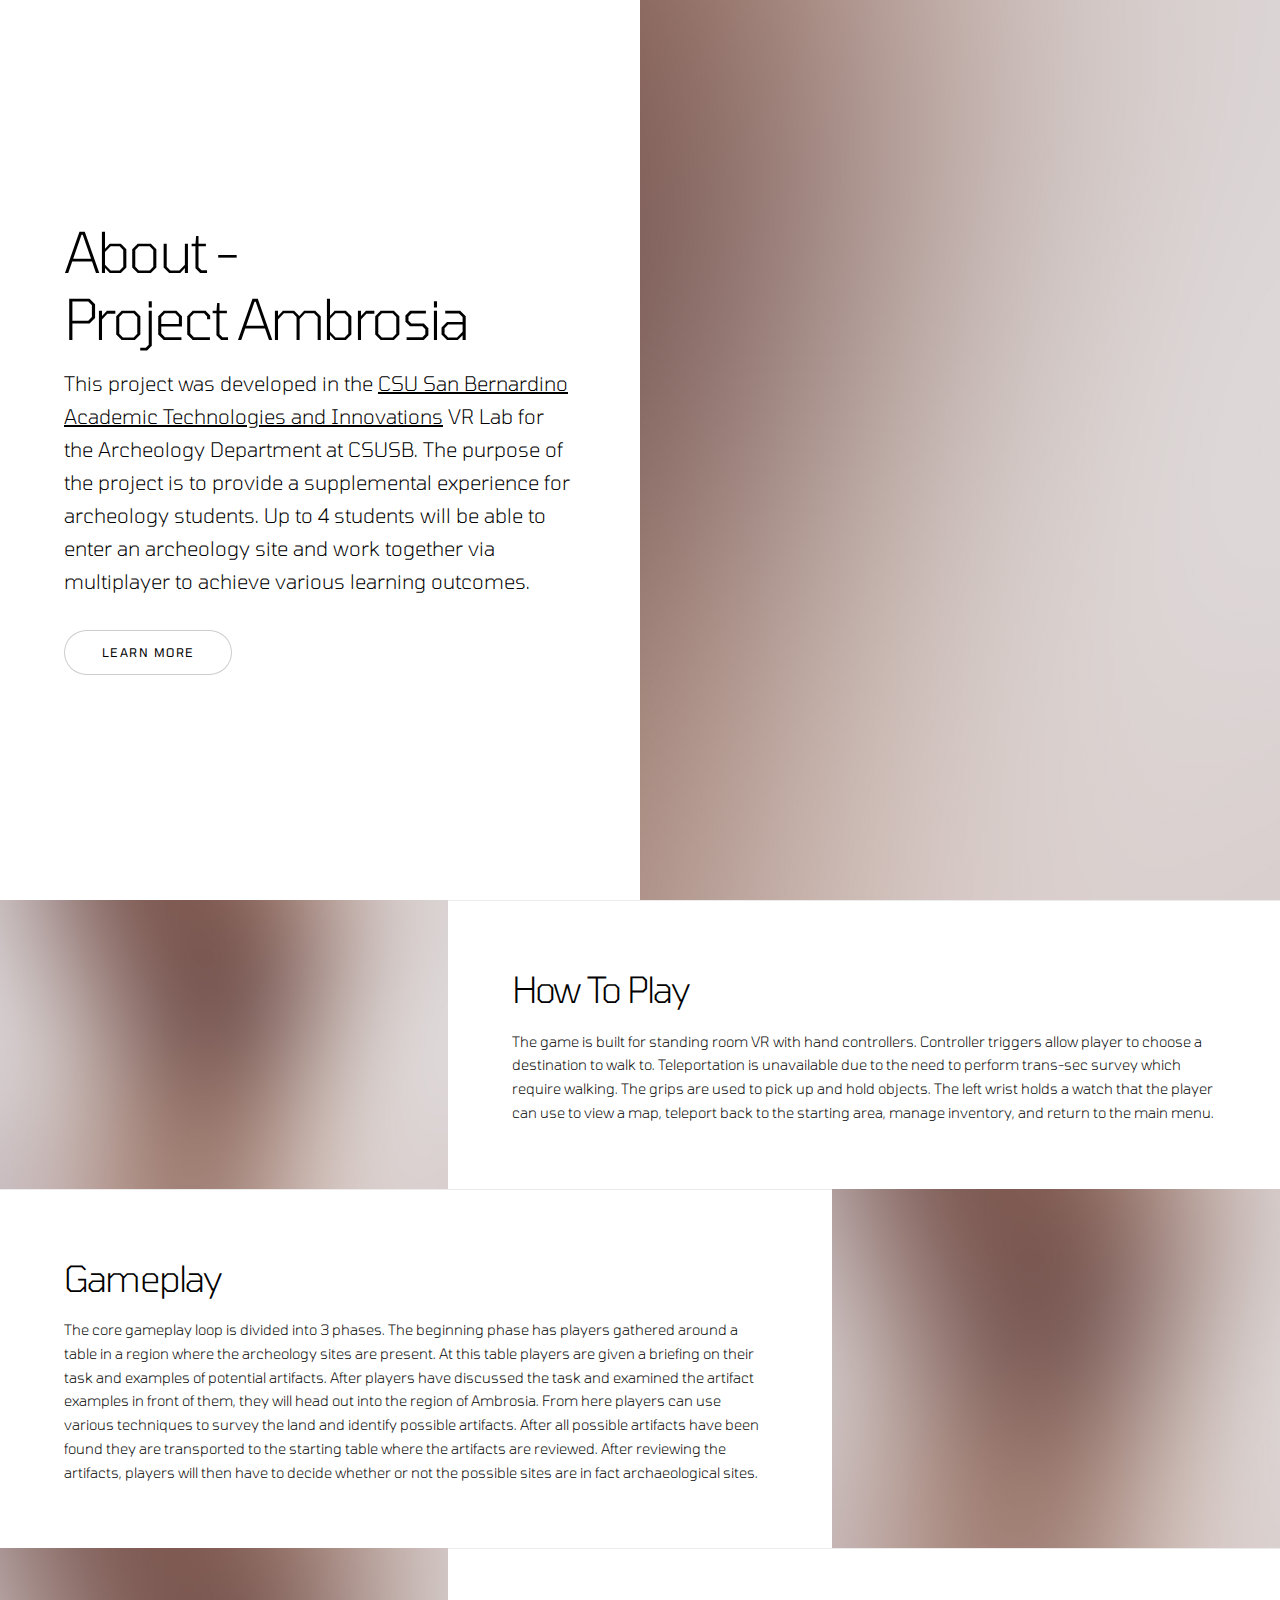
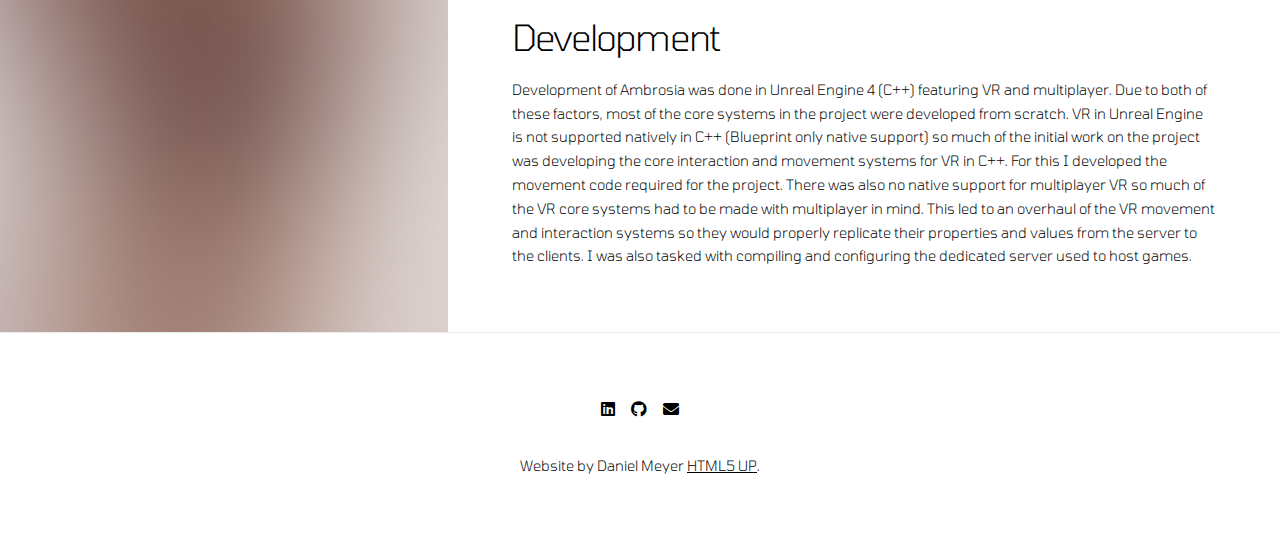
<file: ambrosia - OLD.html>
<!DOCTYPE HTML>
<!--
	Story by HTML5 UP
	html5up.net | @ajlkn
	Free for personal and commercial use under the CCA 3.0 license (html5up.net/license)
-->
<html>
	<head>
		<title>About - Project Ambrosia</title>
		<meta charset="utf-8" />
		<meta name="viewport" content="width=device-width, initial-scale=1, user-scalable=no" />
		<link rel="stylesheet" href="assets/css/description.css" />
		<noscript><link rel="stylesheet" href="assets/css/noscript_desc.css" /></noscript>
	</head>
	<body class="is-preload">

		<!-- Wrapper -->
			<div id="wrapper" class="divided">

				<!-- One -->
					<section class="banner style1 orient-left content-align-left image-position-right fullscreen onload-image-fade-in onload-content-fade-right">
						<div class="content">
							<h1>About - </br>Project Ambrosia</h1>
							<p class="major">This project was developed in the <a href="https://www.csusb.edu/academic-technology-innovation">CSU San Bernardino Academic Technologies and Innovations</a> VR Lab
							for the Archeology Department at CSUSB.  The purpose of the project is to provide a supplemental experience for archeology students.  Up to 4 students will be able to enter an archeology
							site and work together via multiplayer to achieve various learning outcomes.</p>
							
							<ul class="actions stacked">
								<li><a href="https://www.csusb.edu/academic-technology-innovation/immersive-learning-project-hub" class="button big wide smooth-scroll-middle">Learn More</a></li>
							</ul>
							
						</div>
						<div class="image">
							<img src="images/spotlight02.jpg" alt="" />
						</div>
					</section>

				<!-- Two -->
					<section class="spotlight style1 orient-right content-align-left image-position-center onscroll-image-fade-in" id="first">
						<div class="content">
							<h2>How To Play</h2>
							<p>The game is built for standing room VR with hand controllers.  Controller triggers allow player to choose a destination to walk to.  Teleportation is unavailable due to the need to perform
							trans-sec survey which require walking.  The grips are used to pick up and hold objects.  The left wrist holds a watch that the player can use to view a map, teleport back to the starting area,
							manage inventory, and return to the main menu.</p>
							<!--
							<ul class="actions stacked">
								<li><a href="#" class="button">Learn More</a></li>
							</ul>
							-->
						</div>
						<div class="image">
							<img src="images/spotlight02.jpg" alt="" />
						</div>
					</section>

				<!-- Three -->
					<section class="spotlight style1 orient-left content-align-left image-position-center onscroll-image-fade-in">
						<div class="content">
							<h2>Gameplay</h2>
							<p>The core gameplay loop is divided into 3 phases.  The beginning phase has players gathered around a table in a region where the archeology sites are present.  At this table players are
							given a briefing on their task and examples of potential artifacts.  After players have discussed the task and examined the artifact examples in front of them, they will head out into the
							region of Ambrosia.  From here players can use various techniques to survey the land and identify possible artifacts.  After all possible artifacts have been found they are transported
							to the starting table where the artifacts are reviewed.  After reviewing the artifacts, players will then have to decide whether or not the possible sites are in fact archaeological sites.</p>
							<!--
							<ul class="actions stacked">
								<li><a href="#" class="button">Learn More</a></li>
							</ul>
							-->
						</div>
						<div class="image">
							<img src="images/spotlight02.jpg" alt="" />
						</div>
					</section>

				<!-- Four -->
					<section class="spotlight style1 orient-right content-align-left image-position-center onscroll-image-fade-in">
						<div class="content">
							<h2>Development</h2>
							<p>Development of Ambrosia was done in Unreal Engine 4 (C++) featuring VR and multiplayer.  Due to both of these factors, most of the core systems in the project were developed from scratch.
							VR in Unreal Engine is not supported natively in C++ (Blueprint only native support) so much of the initial work on the project was developing the core interaction and movement systems for VR in C++.  For this I developed the 
							movement code required for the project.  There was also no native support for multiplayer VR so much of the VR core systems had to be made with multiplayer in mind.  This led to an overhaul of the VR movement and interaction
							systems so they would properly replicate their properties and values from the server to the clients.  I was also tasked with compiling and configuring the dedicated server used to host games.</p>
							<!--
							<ul class="actions stacked">
								<li><a href="#" class="button">Learn More</a></li>
							</ul>
							-->
						</div>
						<div class="image">
							<img src="images/spotlight02.jpg" alt="" />
						</div>
					</section>

				<!-- Footer -->
					<footer class="wrapper style1 align-center">
						<div class="inner">
							<ul class="icons">
								<li><a href="https://www.linkedin.com/in/daniel-meyer-401a8b172/" class="icon brands fa-linkedin"><span class="label">LinkedIn</span></a></li>
								<li><a href="https://github.com/DGMeyer96" class="icon brands fa-github"><span class="label">Github</span></a></li>
								<li><a href="mailto: dmlegoman96@gmail.com" class="icon solid fa-envelope"><span class="label">Email</span></a></li>
							</ul>
							<p>Website by Daniel Meyer <a href="https://html5up.net">HTML5 UP</a>.</p>
						</div>
					</footer>

			</div>

		<!-- Scripts -->
			<script src="assets/js/jquery.min.js"></script>
			<script src="assets/js/jquery.scrollex.min.js"></script>
			<script src="assets/js/jquery.scrolly.min.js"></script>
			<script src="assets/js/browser.min.js"></script>
			<script src="assets/js/breakpoints.min.js"></script>
			<script src="assets/js/util.js"></script>
			<script src="assets/js/main.js"></script>

	</body>
</html>
</file>
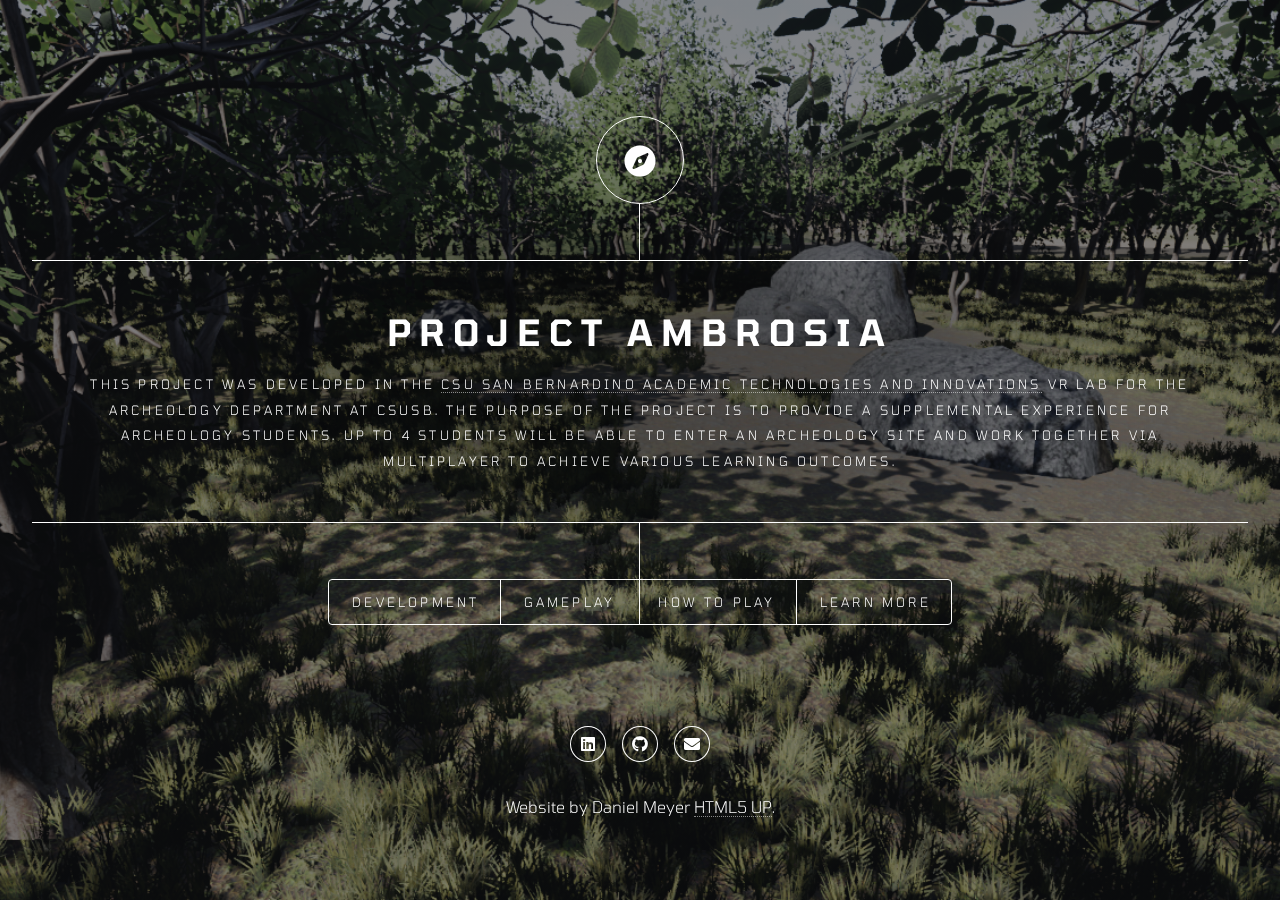
<file: ambrosia.html>
<!DOCTYPE HTML>
<!--
	Dimension by HTML5 UP
	html5up.net | @ajlkn
	Free for personal and commercial use under the CCA 3.0 license (html5up.net/license)
-->
<html>
	<head>
		<title>About - Project Ambrosia</title>
		<meta charset="utf-8" />
		<meta name="viewport" content="width=device-width, initial-scale=1, user-scalable=no" />
		<link rel="stylesheet" href="assets/css/showcase_ambrosia.css" />
		<noscript><link rel="stylesheet" href="assets/css/noscript_show.css" /></noscript>
	</head>
	<body class="is-preload">

		<!-- Wrapper -->
			<div id="wrapper">

				<!-- Header -->
					<header id="header">
						<div class="logo">
							<span class="icon solid fa-compass"></span>
						</div>
						<div class="content">
							<div class="inner">
								<h1>Project Ambrosia</h1>
								<p>This project was developed in the <a href="https://www.csusb.edu/academic-technology-innovation">CSU San Bernardino Academic Technologies and Innovations</a> VR Lab
								for the Archeology Department at CSUSB.  The purpose of the project is to provide a supplemental experience for archeology students.  Up to 4 students will be able to enter an archeology
								site and work together via multiplayer to achieve various learning outcomes.</p>
							</div>
						</div>
						<nav>
							<ul>
								<li><a href="#development">Development</a></li>
								<li><a href="#gameplay">Gameplay</a></li>
								<li><a href="#intro">How To Play</a></li>
								<li><a href="https://www.csusb.edu/academic-technology-innovation">Learn More</a></li>
							</ul>
						</nav>
					</header>

				<!-- Main -->
					<div id="main">

						<!-- How To Play -->
							<article id="intro">
								<h2 class="major">How To Play</h2>
								<span class="image main"><img src="images/csusb_logo.png" alt="" /></span>
								<p>The game is built for standing room VR with hand controllers.  Controller triggers allow player to choose a destination to walk to.  Teleportation is unavailable due to the need to perform
								trans-sec survey which require walking.  The grips are used to pick up and hold objects.  The left wrist holds a watch that the player can use to view a map, teleport back to the starting area,
								manage inventory, and return to the main menu.</p>
							</article>

						<!-- Gameplay -->
							<article id="gameplay">
								<h2 class="major">Gameplay</h2>
								<span class="image main"><img src="images/csusb_logo.png" alt="" /></span>
								<p>The core gameplay loop is divided into 3 phases.  The beginning phase has players gathered around a table in a region where the archeology sites are present.  At this table players are
							given a briefing on their task and examples of potential artifacts.  After players have discussed the task and examined the artifact examples in front of them, they will head out into the
							region of Ambrosia.  From here players can use various techniques to survey the land and identify possible artifacts.  After all possible artifacts have been found they are transported
							to the starting table where the artifacts are reviewed.  After reviewing the artifacts, players will then have to decide whether or not the possible sites are in fact archaeological sites.</p>
							</article>

						<!-- Development -->
							<article id="development">
								<h2 class="major">Development</h2>
								<span class="image main"><img src="images/csusb_logo.png" alt="" /></span>
								<p>Development was done in Unity using the Lightweight Render Pipeline, Cinemachine, Shader Graph, and VFX Graph.</p>
								<p>Development of Ambrosia was done in Unreal Engine 4 (C++) featuring VR and multiplayer.  Due to both of these factors, most of the core systems in the project were developed from scratch.
							VR in Unreal Engine is not supported natively in C++ (Blueprint only native support) so much of the initial work on the project was developing the core interaction and movement systems for VR in C++.  For this I developed the 
							movement code required for the project.  There was also no native support for multiplayer VR so much of the VR core systems had to be made with multiplayer in mind.  This led to an overhaul of the VR movement and interaction
							systems so they would properly replicate their properties and values from the server to the clients.  I was also tasked with compiling and configuring the dedicated server used to host games.</p>
							</article>

						<!-- Elements -->
						
							<article id="elements">
								<h2 class="major">Elements</h2>

								<section>
									<h3 class="major">Text</h3>
									<p>This is <b>bold</b> and this is <strong>strong</strong>. This is <i>italic</i> and this is <em>emphasized</em>.
									This is <sup>superscript</sup> text and this is <sub>subscript</sub> text.
									This is <u>underlined</u> and this is code: <code>for (;;) { ... }</code>. Finally, <a href="#">this is a link</a>.</p>
									<hr />
									<h2>Heading Level 2</h2>
									<h3>Heading Level 3</h3>
									<h4>Heading Level 4</h4>
									<h5>Heading Level 5</h5>
									<h6>Heading Level 6</h6>
									<hr />
									<h4>Blockquote</h4>
									<blockquote>Fringilla nisl. Donec accumsan interdum nisi, quis tincidunt felis sagittis eget tempus euismod. Vestibulum ante ipsum primis in faucibus vestibulum. Blandit adipiscing eu felis iaculis volutpat ac adipiscing accumsan faucibus. Vestibulum ante ipsum primis in faucibus lorem ipsum dolor sit amet nullam adipiscing eu felis.</blockquote>
									<h4>Preformatted</h4>
									<pre><code>i = 0;

while (!deck.isInOrder()) {
    print 'Iteration ' + i;
    deck.shuffle();
    i++;
}

print 'It took ' + i + ' iterations to sort the deck.';</code></pre>
								</section>

								<section>
									<h3 class="major">Lists</h3>

									<h4>Unordered</h4>
									<ul>
										<li>Dolor pulvinar etiam.</li>
										<li>Sagittis adipiscing.</li>
										<li>Felis enim feugiat.</li>
									</ul>

									<h4>Alternate</h4>
									<ul class="alt">
										<li>Dolor pulvinar etiam.</li>
										<li>Sagittis adipiscing.</li>
										<li>Felis enim feugiat.</li>
									</ul>

									<h4>Ordered</h4>
									<ol>
										<li>Dolor pulvinar etiam.</li>
										<li>Etiam vel felis viverra.</li>
										<li>Felis enim feugiat.</li>
										<li>Dolor pulvinar etiam.</li>
										<li>Etiam vel felis lorem.</li>
										<li>Felis enim et feugiat.</li>
									</ol>
									<h4>Icons</h4>
									<ul class="icons">
										<li><a href="#" class="icon brands fa-twitter"><span class="label">Twitter</span></a></li>
										<li><a href="#" class="icon brands fa-facebook-f"><span class="label">Facebook</span></a></li>
										<li><a href="#" class="icon brands fa-instagram"><span class="label">Instagram</span></a></li>
										<li><a href="#" class="icon brands fa-github"><span class="label">Github</span></a></li>
									</ul>

									<h4>Actions</h4>
									<ul class="actions">
										<li><a href="#" class="button primary">Default</a></li>
										<li><a href="#" class="button">Default</a></li>
									</ul>
									<ul class="actions stacked">
										<li><a href="#" class="button primary">Default</a></li>
										<li><a href="#" class="button">Default</a></li>
									</ul>
								</section>

								<section>
									<h3 class="major">Table</h3>
									<h4>Default</h4>
									<div class="table-wrapper">
										<table>
											<thead>
												<tr>
													<th>Name</th>
													<th>Description</th>
													<th>Price</th>
												</tr>
											</thead>
											<tbody>
												<tr>
													<td>Item One</td>
													<td>Ante turpis integer aliquet porttitor.</td>
													<td>29.99</td>
												</tr>
												<tr>
													<td>Item Two</td>
													<td>Vis ac commodo adipiscing arcu aliquet.</td>
													<td>19.99</td>
												</tr>
												<tr>
													<td>Item Three</td>
													<td> Morbi faucibus arcu accumsan lorem.</td>
													<td>29.99</td>
												</tr>
												<tr>
													<td>Item Four</td>
													<td>Vitae integer tempus condimentum.</td>
													<td>19.99</td>
												</tr>
												<tr>
													<td>Item Five</td>
													<td>Ante turpis integer aliquet porttitor.</td>
													<td>29.99</td>
												</tr>
											</tbody>
											<tfoot>
												<tr>
													<td colspan="2"></td>
													<td>100.00</td>
												</tr>
											</tfoot>
										</table>
									</div>

									<h4>Alternate</h4>
									<div class="table-wrapper">
										<table class="alt">
											<thead>
												<tr>
													<th>Name</th>
													<th>Description</th>
													<th>Price</th>
												</tr>
											</thead>
											<tbody>
												<tr>
													<td>Item One</td>
													<td>Ante turpis integer aliquet porttitor.</td>
													<td>29.99</td>
												</tr>
												<tr>
													<td>Item Two</td>
													<td>Vis ac commodo adipiscing arcu aliquet.</td>
													<td>19.99</td>
												</tr>
												<tr>
													<td>Item Three</td>
													<td> Morbi faucibus arcu accumsan lorem.</td>
													<td>29.99</td>
												</tr>
												<tr>
													<td>Item Four</td>
													<td>Vitae integer tempus condimentum.</td>
													<td>19.99</td>
												</tr>
												<tr>
													<td>Item Five</td>
													<td>Ante turpis integer aliquet porttitor.</td>
													<td>29.99</td>
												</tr>
											</tbody>
											<tfoot>
												<tr>
													<td colspan="2"></td>
													<td>100.00</td>
												</tr>
											</tfoot>
										</table>
									</div>
								</section>

								<section>
									<h3 class="major">Buttons</h3>
									<ul class="actions">
										<li><a href="#" class="button primary">Primary</a></li>
										<li><a href="#" class="button">Default</a></li>
									</ul>
									<ul class="actions">
										<li><a href="#" class="button">Default</a></li>
										<li><a href="#" class="button small">Small</a></li>
									</ul>
									<ul class="actions">
										<li><a href="#" class="button primary icon solid fa-download">Icon</a></li>
										<li><a href="#" class="button icon solid fa-download">Icon</a></li>
									</ul>
									<ul class="actions">
										<li><span class="button primary disabled">Disabled</span></li>
										<li><span class="button disabled">Disabled</span></li>
									</ul>
								</section>

								<section>
									<h3 class="major">Form</h3>
									<form method="post" action="#">
										<div class="fields">
											<div class="field half">
												<label for="demo-name">Name</label>
												<input type="text" name="demo-name" id="demo-name" value="" placeholder="Jane Doe" />
											</div>
											<div class="field half">
												<label for="demo-email">Email</label>
												<input type="email" name="demo-email" id="demo-email" value="" placeholder="jane@untitled.tld" />
											</div>
											<div class="field">
												<label for="demo-category">Category</label>
												<select name="demo-category" id="demo-category">
													<option value="">-</option>
													<option value="1">Manufacturing</option>
													<option value="1">Shipping</option>
													<option value="1">Administration</option>
													<option value="1">Human Resources</option>
												</select>
											</div>
											<div class="field half">
												<input type="radio" id="demo-priority-low" name="demo-priority" checked>
												<label for="demo-priority-low">Low</label>
											</div>
											<div class="field half">
												<input type="radio" id="demo-priority-high" name="demo-priority">
												<label for="demo-priority-high">High</label>
											</div>
											<div class="field half">
												<input type="checkbox" id="demo-copy" name="demo-copy">
												<label for="demo-copy">Email me a copy</label>
											</div>
											<div class="field half">
												<input type="checkbox" id="demo-human" name="demo-human" checked>
												<label for="demo-human">Not a robot</label>
											</div>
											<div class="field">
												<label for="demo-message">Message</label>
												<textarea name="demo-message" id="demo-message" placeholder="Enter your message" rows="6"></textarea>
											</div>
										</div>
										<ul class="actions">
											<li><input type="submit" value="Send Message" class="primary" /></li>
											<li><input type="reset" value="Reset" /></li>
										</ul>
									</form>
								</section>

							</article>

					</div>
				
				
				<!-- Footer -->
					<footer id="footer">
						<ul class="icons">
							<li><a href="https://www.linkedin.com/in/daniel-meyer-401a8b172/" class="icon brands fa-linkedin"><span class="label">LinkedIn</span></a></li>
							<li><a href="https://github.com/DGMeyer96" class="icon brands fa-github"><span class="label">Github</span></a></li>
							<li><a href="mailto: dmlegoman96@gmail.com" class="icon solid fa-envelope"><span class="label">Email</span></a></li>
						</ul>
						<p>Website by Daniel Meyer <a href="https://html5up.net">HTML5 UP</a>.</p>
					</footer>

			</div>

		<!-- BG -->
			<div id="bg"></div>

		<!-- Scripts -->
			<script src="assets/js/showcase/jquery.min.js"></script>
			<script src="assets/js/showcase/browser.min.js"></script>
			<script src="assets/js/showcase/breakpoints.min.js"></script>
			<script src="assets/js/showcase/util.js"></script>
			<script src="assets/js/showcase/main.js"></script>

	</body>
</html>
</file>
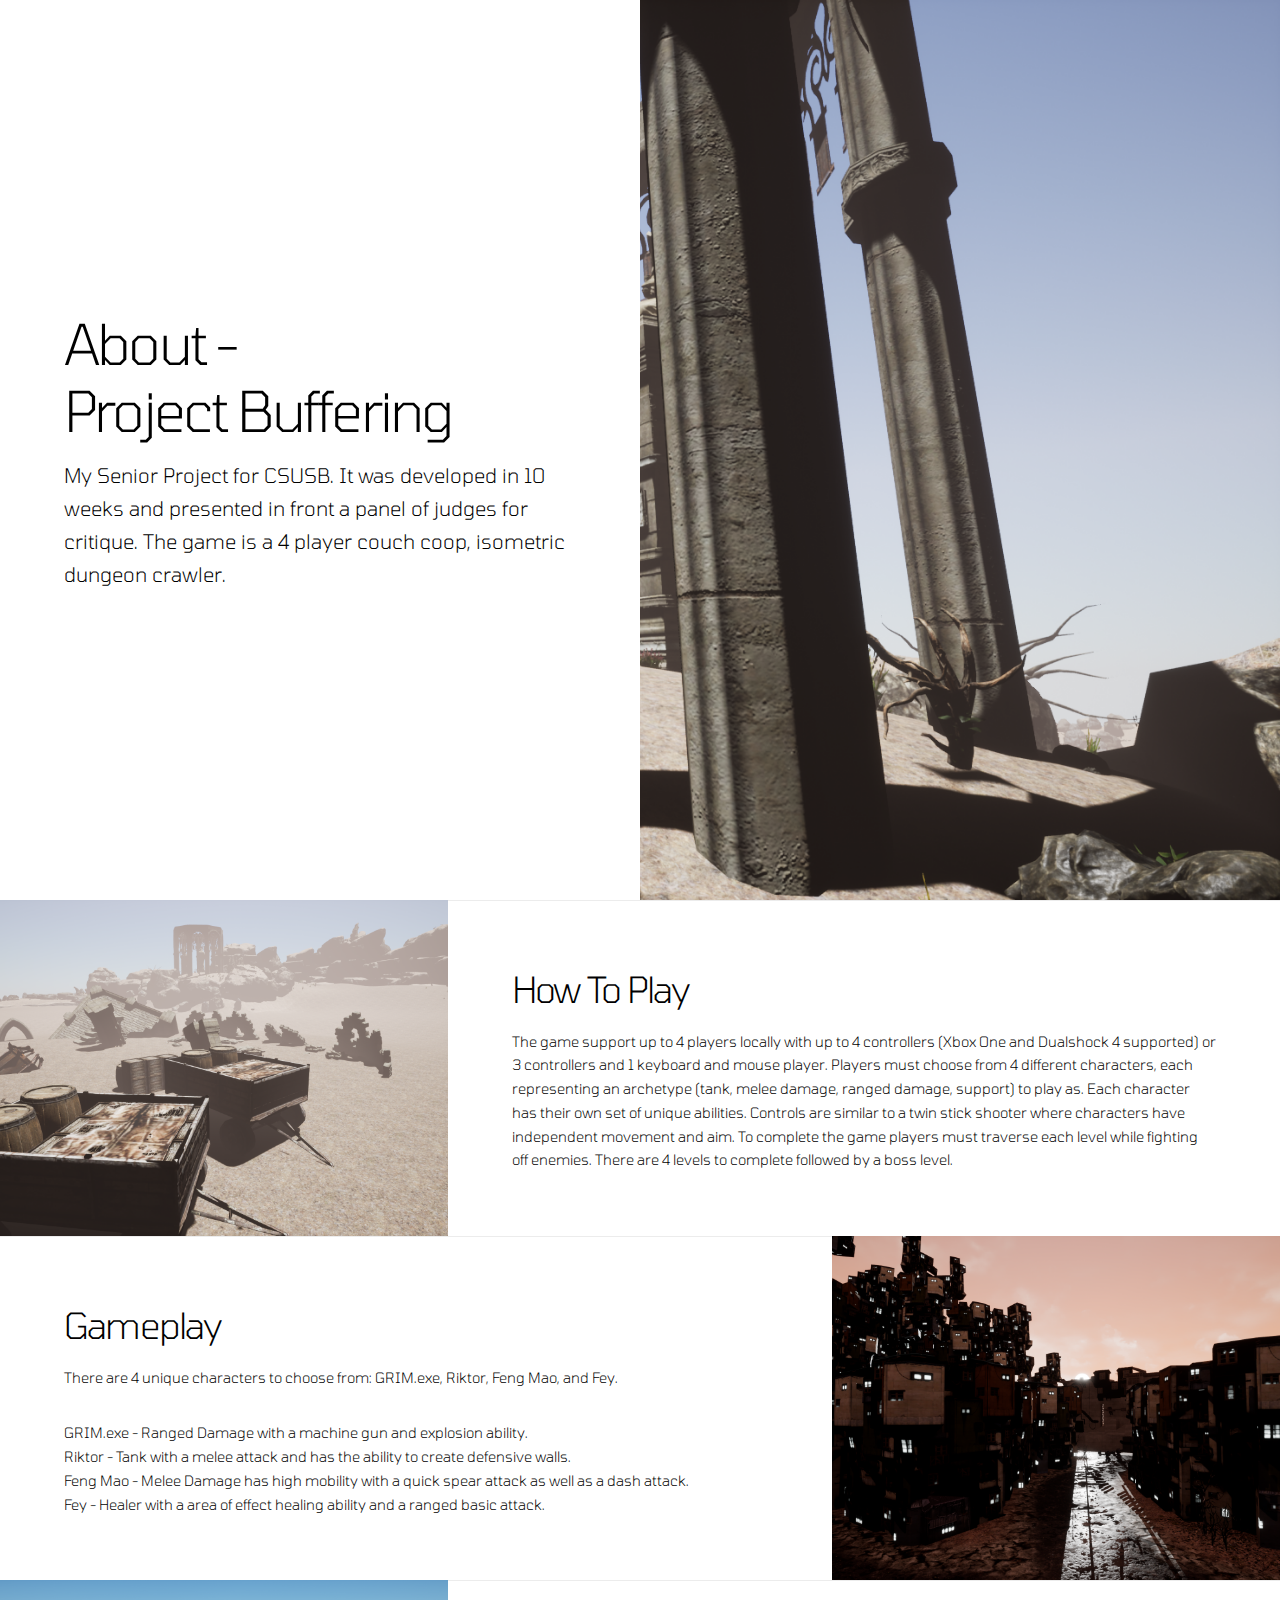
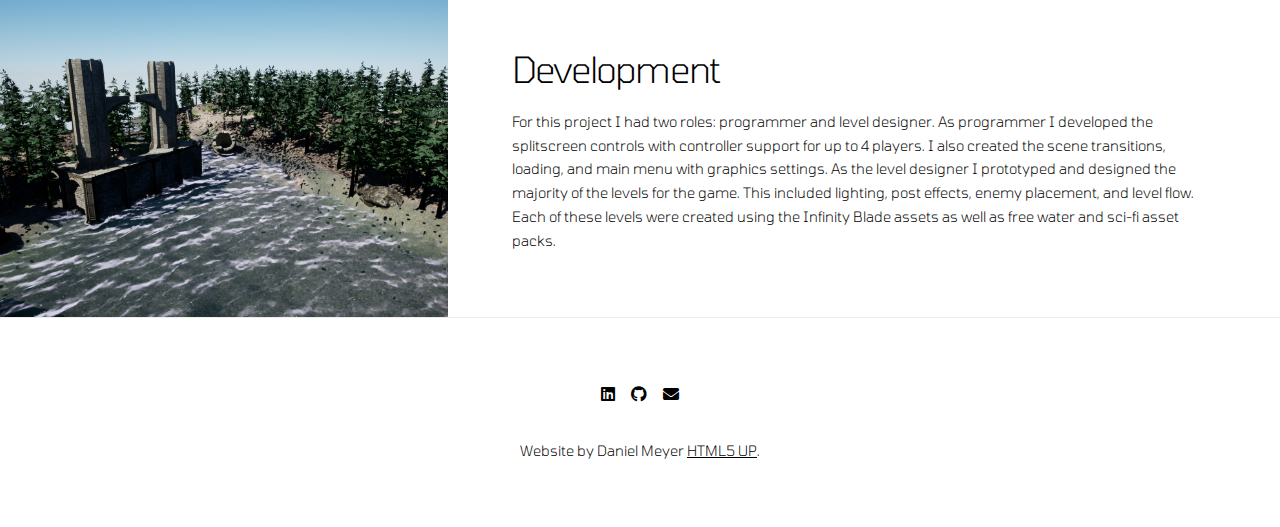
<file: buffering.html>
<!DOCTYPE HTML>
<!--
	Story by HTML5 UP
	html5up.net | @ajlkn
	Free for personal and commercial use under the CCA 3.0 license (html5up.net/license)
-->
<html>
	<head>
		<title>About - Project Buffering</title>
		<meta charset="utf-8" />
		<meta name="viewport" content="width=device-width, initial-scale=1, user-scalable=no" />
		<link rel="stylesheet" href="assets/css/description.css" />
		<noscript><link rel="stylesheet" href="assets/css/noscript_desc.css" /></noscript>
	</head>
	<body class="is-preload">

		<!-- Wrapper -->
			<div id="wrapper" class="divided">

				<!-- One -->
					<section class="banner style1 orient-left content-align-left image-position-right fullscreen onload-image-fade-in onload-content-fade-right">
						<div class="content">
							<h1>About - </br>Project Buffering</h1>
							<p class="major">My Senior Project for CSUSB.  It was developed in 10 weeks and presented in front a panel of judges for critique.  The game is a 4 player couch coop, isometric dungeon crawler.</p>
							<!--
							<ul class="actions stacked">
								<li><a href="#first" class="button big wide smooth-scroll-middle">Get Started</a></li>
							</ul>
							-->
						</div>
						<div class="image">
							<img src="images/482/Desert_2.png" alt="" />
						</div>
					</section>

				<!-- Two -->
					<section class="spotlight style1 orient-right content-align-left image-position-center onscroll-image-fade-in" id="first">
						<div class="content">
							<h2>How To Play</h2>
							<p>The game support up to 4 players locally with up to 4 controllers (Xbox One and Dualshock 4 supported) or 3 controllers and 1 keyboard and mouse player.  Players must choose from 4 different characters,
							each representing an archetype (tank, melee damage, ranged damage, support) to play as.  Each character has their own set of unique abilities.  Controls are similar to a twin stick shooter where characters
							have independent movement and aim.  To complete the game players must traverse each level while fighting off enemies.   There are 4 levels to complete followed by a boss level.</p>
							<!--
							<ul class="actions stacked">
								<li><a href="#" class="button">Learn More</a></li>
							</ul>
							-->
						</div>
						<div class="image">
							<img src="images/482/Desert_1.png" alt="" />
						</div>
					</section>

				<!-- Three -->
					<section class="spotlight style1 orient-left content-align-left image-position-center onscroll-image-fade-in">
						<div class="content">
							<h2>Gameplay</h2>
							<p>There are 4 unique characters to choose from: GRIM.exe, Riktor, Feng Mao, and Fey. </p>
							<p>GRIM.exe - Ranged Damage with a machine gun and explosion ability.</br>
							Riktor - Tank with a melee attack and has the ability to create defensive walls.</br>
							Feng Mao - Melee Damage has high mobility with a quick spear attack as well as a dash attack.</br>
							Fey - Healer with a area of effect healing ability and a ranged basic attack.</p>
							<!--
							<ul class="actions stacked">
								<li><a href="#" class="button">Learn More</a></li>
							</ul>
							-->
						</div>
						<div class="image">
							<img src="images/482/City.png" alt="" />
						</div>
					</section>

				<!-- Four -->
					<section class="spotlight style1 orient-right content-align-left image-position-center onscroll-image-fade-in">
						<div class="content">
							<h2>Development</h2>
							<p>For this project I had two roles: programmer and level designer.  As programmer I developed the splitscreen controls with controller support for up to 4 players.  I also created the scene transitions, loading, and main menu with graphics settings.
							As the level designer I prototyped and designed the majority of the levels for the game.  This included lighting, post effects, enemy placement, and level flow.  Each of these levels were created using the Infinity Blade assets as well as free water and sci-fi asset packs.</p>
							<!--
							<ul class="actions stacked">
								<li><a href="#" class="button">Learn More</a></li>
							</ul>
							-->
						</div>
						<div class="image">
							<img src="images/482/Forest.png" alt="" />
						</div>
					</section>

				<!-- Footer -->
					<footer class="wrapper style1 align-center">
						<div class="inner">
							<ul class="icons">
								<li><a href="https://www.linkedin.com/in/daniel-meyer-401a8b172/" class="icon brands fa-linkedin"><span class="label">LinkedIn</span></a></li>
								<li><a href="https://github.com/DGMeyer96" class="icon brands fa-github"><span class="label">Github</span></a></li>
								<li><a href="mailto: dmlegoman96@gmail.com" class="icon solid fa-envelope"><span class="label">Email</span></a></li>
							</ul>
							<p>Website by Daniel Meyer <a href="https://html5up.net">HTML5 UP</a>.</p>
						</div>
					</footer>

			</div>

		<!-- Scripts -->
			<script src="assets/js/jquery.min.js"></script>
			<script src="assets/js/jquery.scrollex.min.js"></script>
			<script src="assets/js/jquery.scrolly.min.js"></script>
			<script src="assets/js/browser.min.js"></script>
			<script src="assets/js/breakpoints.min.js"></script>
			<script src="assets/js/util.js"></script>
			<script src="assets/js/main.js"></script>

	</body>
</html>
</file>
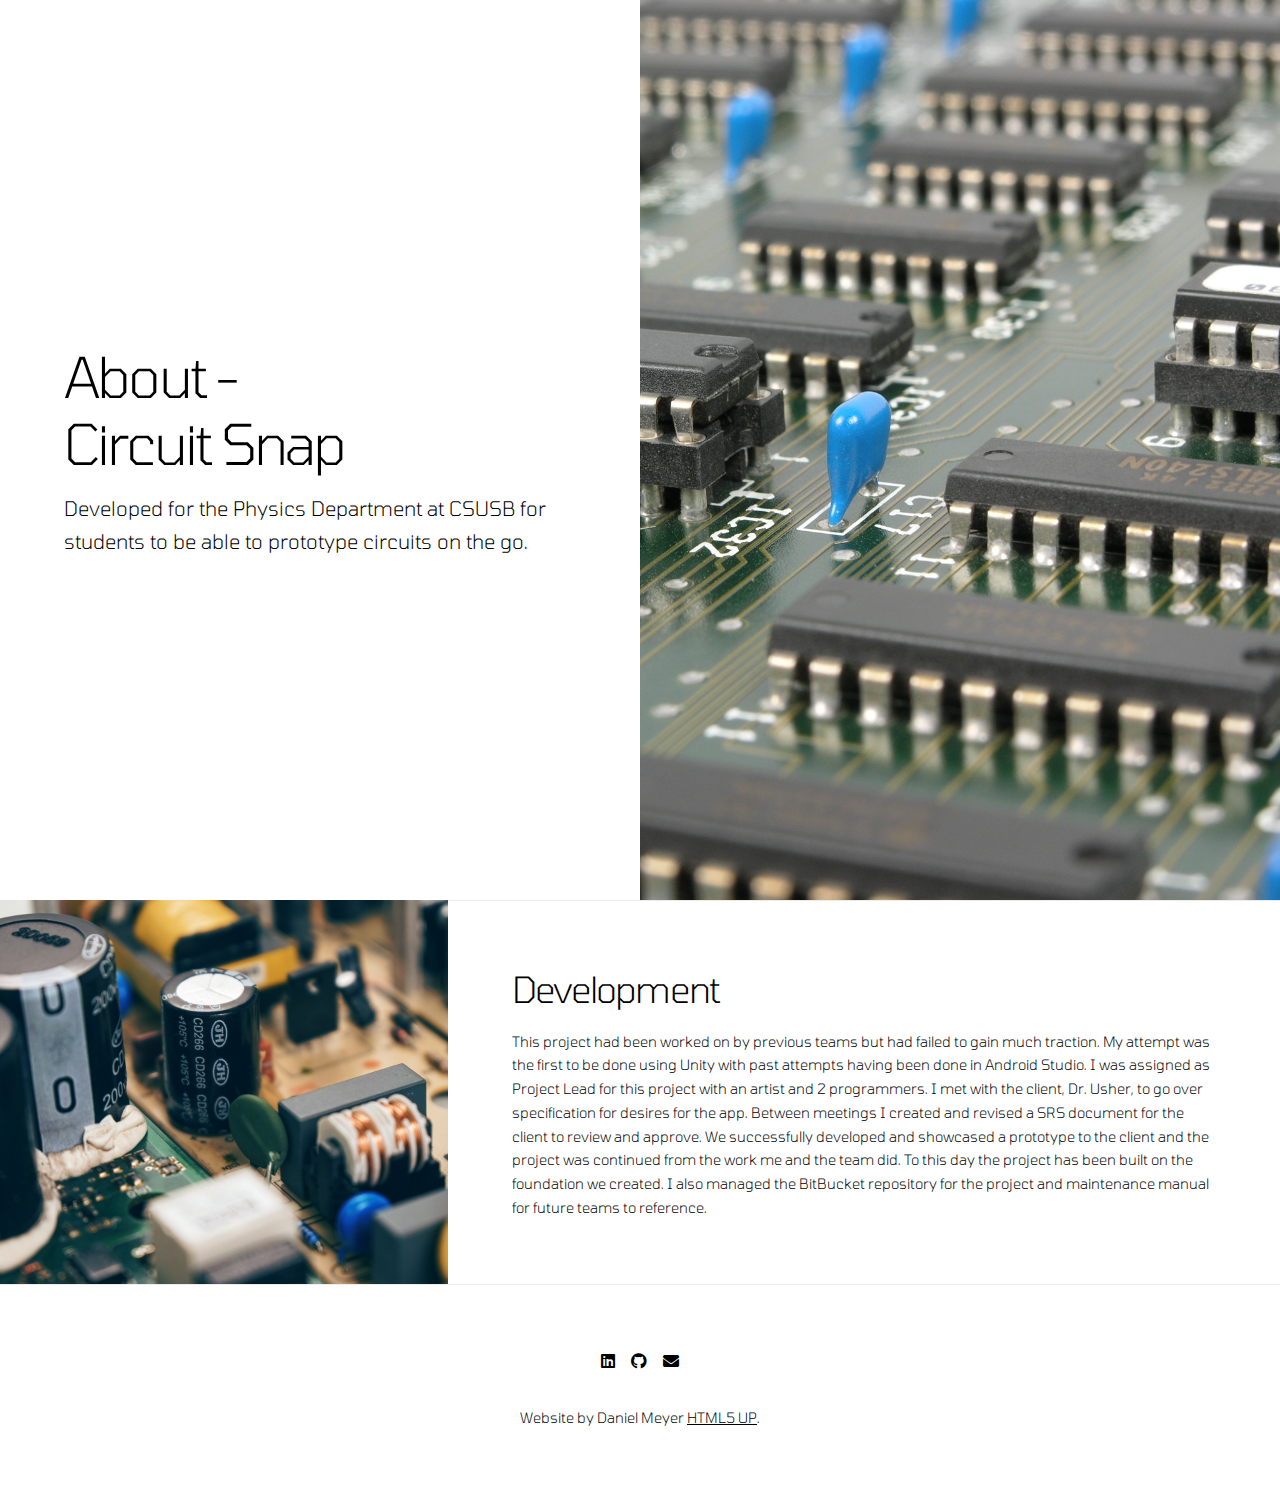
<file: circuit_snap.html>
<!DOCTYPE HTML>
<!--
	Story by HTML5 UP
	html5up.net | @ajlkn
	Free for personal and commercial use under the CCA 3.0 license (html5up.net/license)
-->
<html>
	<head>
		<title>About - Circuit Snap</title>
		<meta charset="utf-8" />
		<meta name="viewport" content="width=device-width, initial-scale=1, user-scalable=no" />
		<link rel="stylesheet" href="assets/css/description.css" />
		<noscript><link rel="stylesheet" href="assets/css/noscript_desc.css" /></noscript>
	</head>
	<body class="is-preload">

				<!-- Wrapper -->
			<div id="wrapper" class="divided">

				<!-- One -->
					<section class="banner style1 orient-left content-align-left image-position-right fullscreen onload-image-fade-in onload-content-fade-right">
						<div class="content">
							<h1>About - </br>Circuit Snap</h1>
							<p class="major">Developed for the Physics Department at CSUSB for students to be able to prototype circuits on the go.</p>
							<!--
							<ul class="actions stacked">
								<li><a href="#first" class="button big wide smooth-scroll-middle">Get Started</a></li>
							</ul>
							-->
						</div>
						<div class="image">
							<img src="images/circuit/electric_2.jpg" alt="" />
						</div>
					</section>
					
				<!-- Two -->
					<section class="spotlight style1 orient-right content-align-left image-position-center onscroll-image-fade-in">
						<div class="content">
							<h2>Development</h2>
							<p>This project had been worked on by previous teams but had failed to gain much traction.  My attempt was the first to be done using Unity with past attempts having been done
							in Android Studio.  I was assigned as Project Lead for this project with an artist and 2 programmers.  I met with the client, Dr. Usher, to go over specification for desires for
							the app.  Between meetings I created and revised a SRS document for the client to review and approve.  We successfully developed and showcased a prototype to the client and the
							project was continued from the work me and the team did.  To this day the project has been built on the foundation we created.  I also managed the BitBucket repository for the 
							project and maintenance manual for future teams to reference.</p>
							<!--
							<ul class="actions stacked">
								<li><a href="#" class="button">Learn More</a></li>
							</ul>
							-->
						</div>
						<div class="image">
							<img src="images/circuit/electric_1.jpg" alt="" />
						</div>
					</section>
					
				<!-- Footer -->
					<footer class="wrapper style1 align-center">
						<div class="inner">
							<ul class="icons">
								<li><a href="https://www.linkedin.com/in/daniel-meyer-401a8b172/" class="icon brands fa-linkedin"><span class="label">LinkedIn</span></a></li>
								<li><a href="https://github.com/DGMeyer96" class="icon brands fa-github"><span class="label">Github</span></a></li>
								<li><a href="mailto: dmlegoman96@gmail.com" class="icon solid fa-envelope"><span class="label">Email</span></a></li>
							</ul>
							<p>Website by Daniel Meyer <a href="https://html5up.net">HTML5 UP</a>.</p>
						</div>
					</footer>

			</div>

		<!-- Scripts -->
			<script src="assets/js/jquery.min.js"></script>
			<script src="assets/js/jquery.scrollex.min.js"></script>
			<script src="assets/js/jquery.scrolly.min.js"></script>
			<script src="assets/js/browser.min.js"></script>
			<script src="assets/js/breakpoints.min.js"></script>
			<script src="assets/js/util.js"></script>
			<script src="assets/js/main.js"></script>

	</body>
</html>
</file>
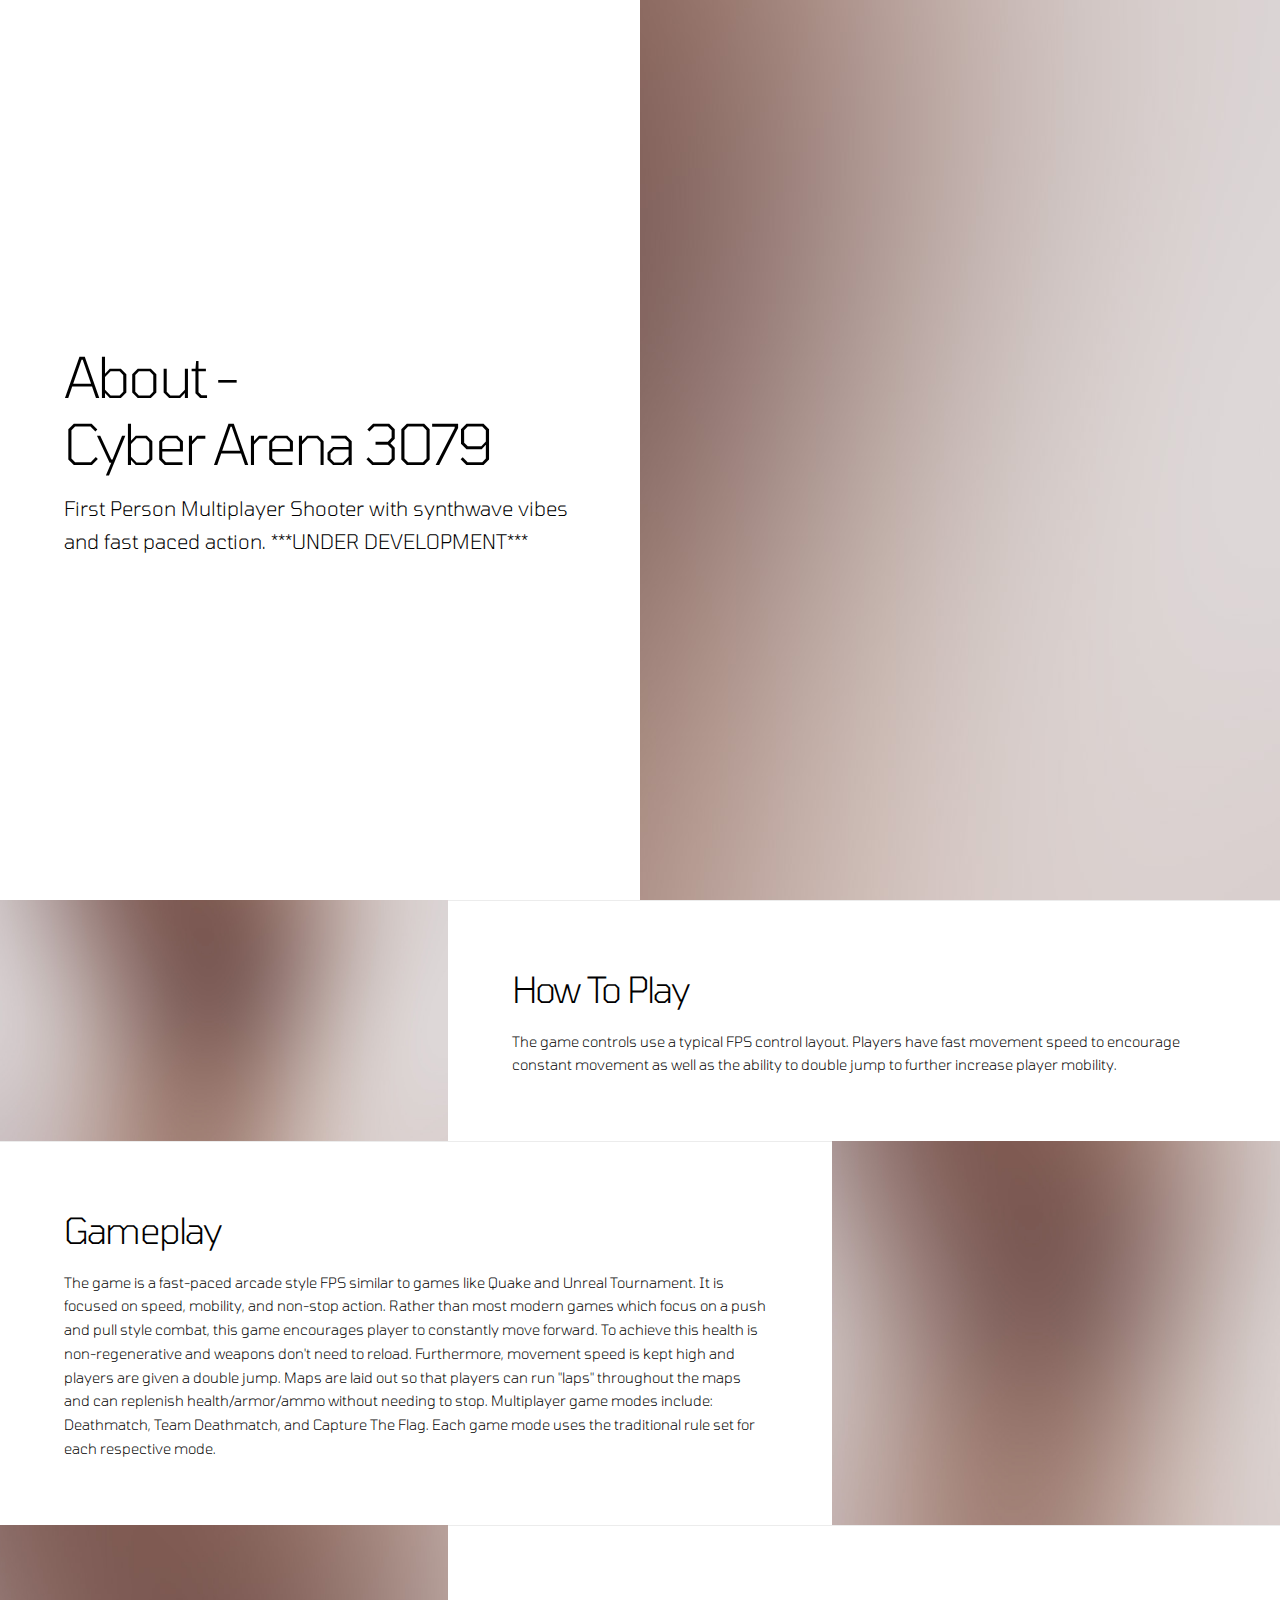
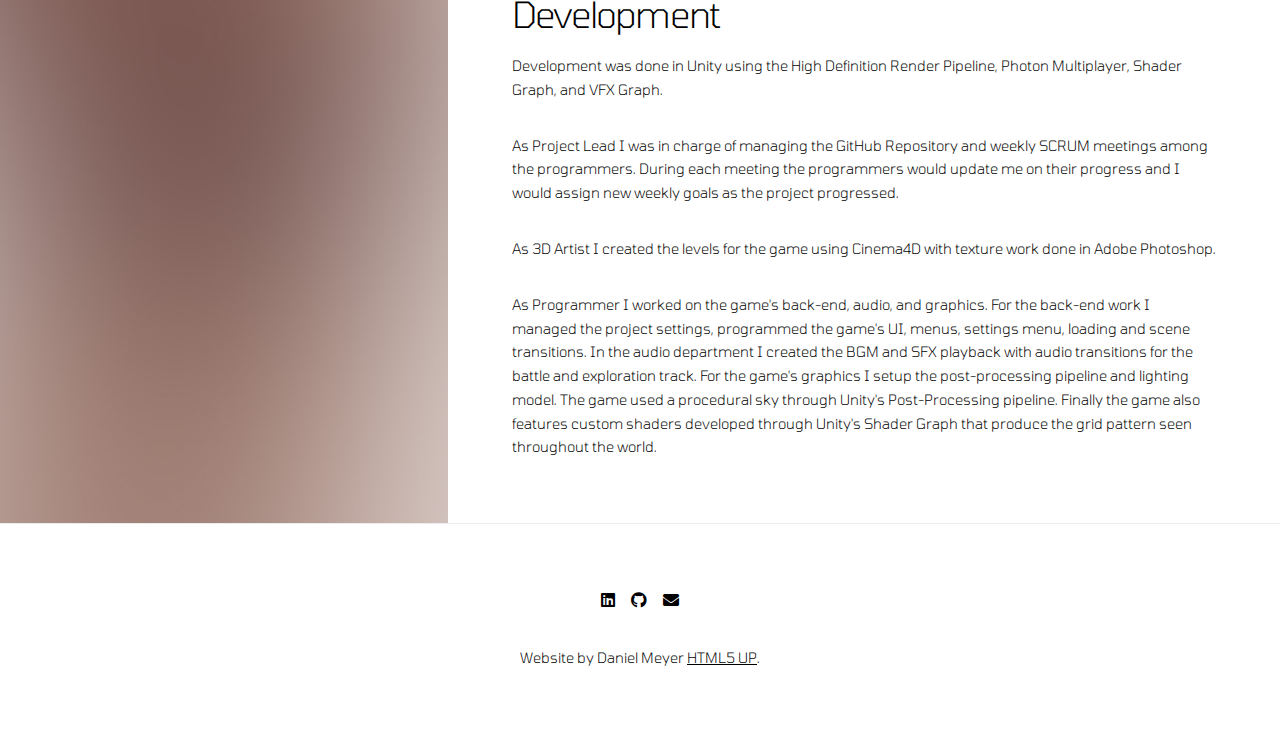
<file: cyberarena.html>
<!DOCTYPE HTML>
<!--
	Story by HTML5 UP
	html5up.net | @ajlkn
	Free for personal and commercial use under the CCA 3.0 license (html5up.net/license)
-->
<html>
	<head>
		<title>About - Cyber Arena 3079</title>
		<meta charset="utf-8" />
		<meta name="viewport" content="width=device-width, initial-scale=1, user-scalable=no" />
		<link rel="stylesheet" href="assets/css/description.css" />
		<noscript><link rel="stylesheet" href="assets/css/noscript_desc.css" /></noscript>
	</head>
	<body class="is-preload">

		<!-- Wrapper -->
			<div id="wrapper" class="divided">

				<!-- One -->
					<section class="banner style1 orient-left content-align-left image-position-right fullscreen onload-image-fade-in onload-content-fade-right">
						<div class="content">
							<h1>About - </br>Cyber Arena 3079</h1>
							<p class="major">First Person Multiplayer Shooter with synthwave vibes and fast paced action.  ***UNDER DEVELOPMENT***</p>
							<!--
							<ul class="actions stacked">
								<li><a href="#first" class="button big wide smooth-scroll-middle">Get Started</a></li>
							</ul>
							-->
						</div>
						<div class="image">
							<img src="images/spotlight02.jpg" alt="" />
						</div>
					</section>

				<!-- Two -->
					<section class="spotlight style1 orient-right content-align-left image-position-center onscroll-image-fade-in" id="first">
						<div class="content">
							<h2>How To Play</h2>
							<p>The game controls use a typical FPS control layout.  Players have fast movement speed to encourage constant movement as well as the ability to double jump to further
							increase player mobility.</p>
							<!--
							<ul class="actions stacked">
								<li><a href="#" class="button">Learn More</a></li>
							</ul>
							-->
						</div>
						<div class="image">
							<img src="images/spotlight02.jpg" alt="" />
						</div>
					</section>

				<!-- Three -->
					<section class="spotlight style1 orient-left content-align-left image-position-center onscroll-image-fade-in">
						<div class="content">
							<h2>Gameplay</h2>
							<p>The game is a fast-paced arcade style FPS similar to games like Quake and Unreal Tournament.  It is focused on speed, mobility, and non-stop action.  Rather than most
							modern games which focus on a push and pull style combat, this game encourages player to constantly move forward.  To achieve this health is non-regenerative and weapons
							don't need to reload.  Furthermore, movement speed is kept high and players are given a double jump.  Maps are laid out so that players can run "laps" throughout the maps
							and can replenish health/armor/ammo without needing to stop.  Multiplayer game modes include: Deathmatch, Team Deathmatch, and Capture The Flag.  Each game mode uses the
							traditional rule set for each respective mode.</p>
							<!--
							<ul class="actions stacked">
								<li><a href="#" class="button">Learn More</a></li>
							</ul>
							-->
						</div>
						<div class="image">
							<img src="images/spotlight02.jpg" alt="" />
						</div>
					</section>

				<!-- Four -->
					<section class="spotlight style1 orient-right content-align-left image-position-center onscroll-image-fade-in">
						<div class="content">
							<h2>Development</h2>
							<p>Development was done in Unity using the High Definition Render Pipeline, Photon Multiplayer, Shader Graph, and VFX Graph.</p>
							<p>As Project Lead I was in charge of managing the GitHub Repository and weekly SCRUM meetings among the programmers.  During each meeting the programmers would update me on their progress and I would assign new weekly goals as the project progressed.</p>
							<p>As 3D Artist I created the levels for the game using Cinema4D with texture work done in Adobe Photoshop.</p>
							<p>As Programmer I worked on the game's back-end, audio, and graphics.  For the back-end work I managed the project settings, programmed the game's UI, menus, settings menu, loading and scene transitions.
							In the audio department I created the BGM and SFX playback with audio transitions for the battle and exploration track.  For the game's graphics I setup the post-processing pipeline and lighting model.  The game used a procedural sky through Unity's 
							Post-Processing pipeline.  Finally the game also features custom shaders developed through Unity's Shader Graph that produce the grid pattern seen throughout the world.</p>
							<!--
							<ul class="actions stacked">
								<li><a href="#" class="button">Learn More</a></li>
							</ul>
							-->
						</div>
						<div class="image">
							<img src="images/spotlight02.jpg" alt="" />
						</div>
					</section>

				<!-- Five -->
				<!--
					<section class="wrapper style1 align-center">
						<div class="inner">
							<h2>More Photos</h2>
							<p>Lorem ipsum dolor sit amet, consectetur adipiscing elit. Morbi id ante sed ex pharetra lacinia sit amet vel massa. Donec facilisis laoreet nulla eu bibendum. Donec ut ex risus. Fusce lorem lectus, pharetra pretium massa et, hendrerit vestibulum odio lorem ipsum.</p>
						</div>
				-->
				<!-- Footer -->
					<footer class="wrapper style1 align-center">
						<div class="inner">
							<ul class="icons">
								<li><a href="https://www.linkedin.com/in/daniel-meyer-401a8b172/" class="icon brands fa-linkedin"><span class="label">LinkedIn</span></a></li>
								<li><a href="https://github.com/DGMeyer96" class="icon brands fa-github"><span class="label">Github</span></a></li>
								<li><a href="mailto: dmlegoman96@gmail.com" class="icon solid fa-envelope"><span class="label">Email</span></a></li>
							</ul>
							<p>Website by Daniel Meyer <a href="https://html5up.net">HTML5 UP</a>.</p>
						</div>
					</footer>

			</div>

		<!-- Scripts -->
			<script src="assets/js/jquery.min.js"></script>
			<script src="assets/js/jquery.scrollex.min.js"></script>
			<script src="assets/js/jquery.scrolly.min.js"></script>
			<script src="assets/js/browser.min.js"></script>
			<script src="assets/js/breakpoints.min.js"></script>
			<script src="assets/js/util.js"></script>
			<script src="assets/js/main.js"></script>

	</body>
</html>
</file>
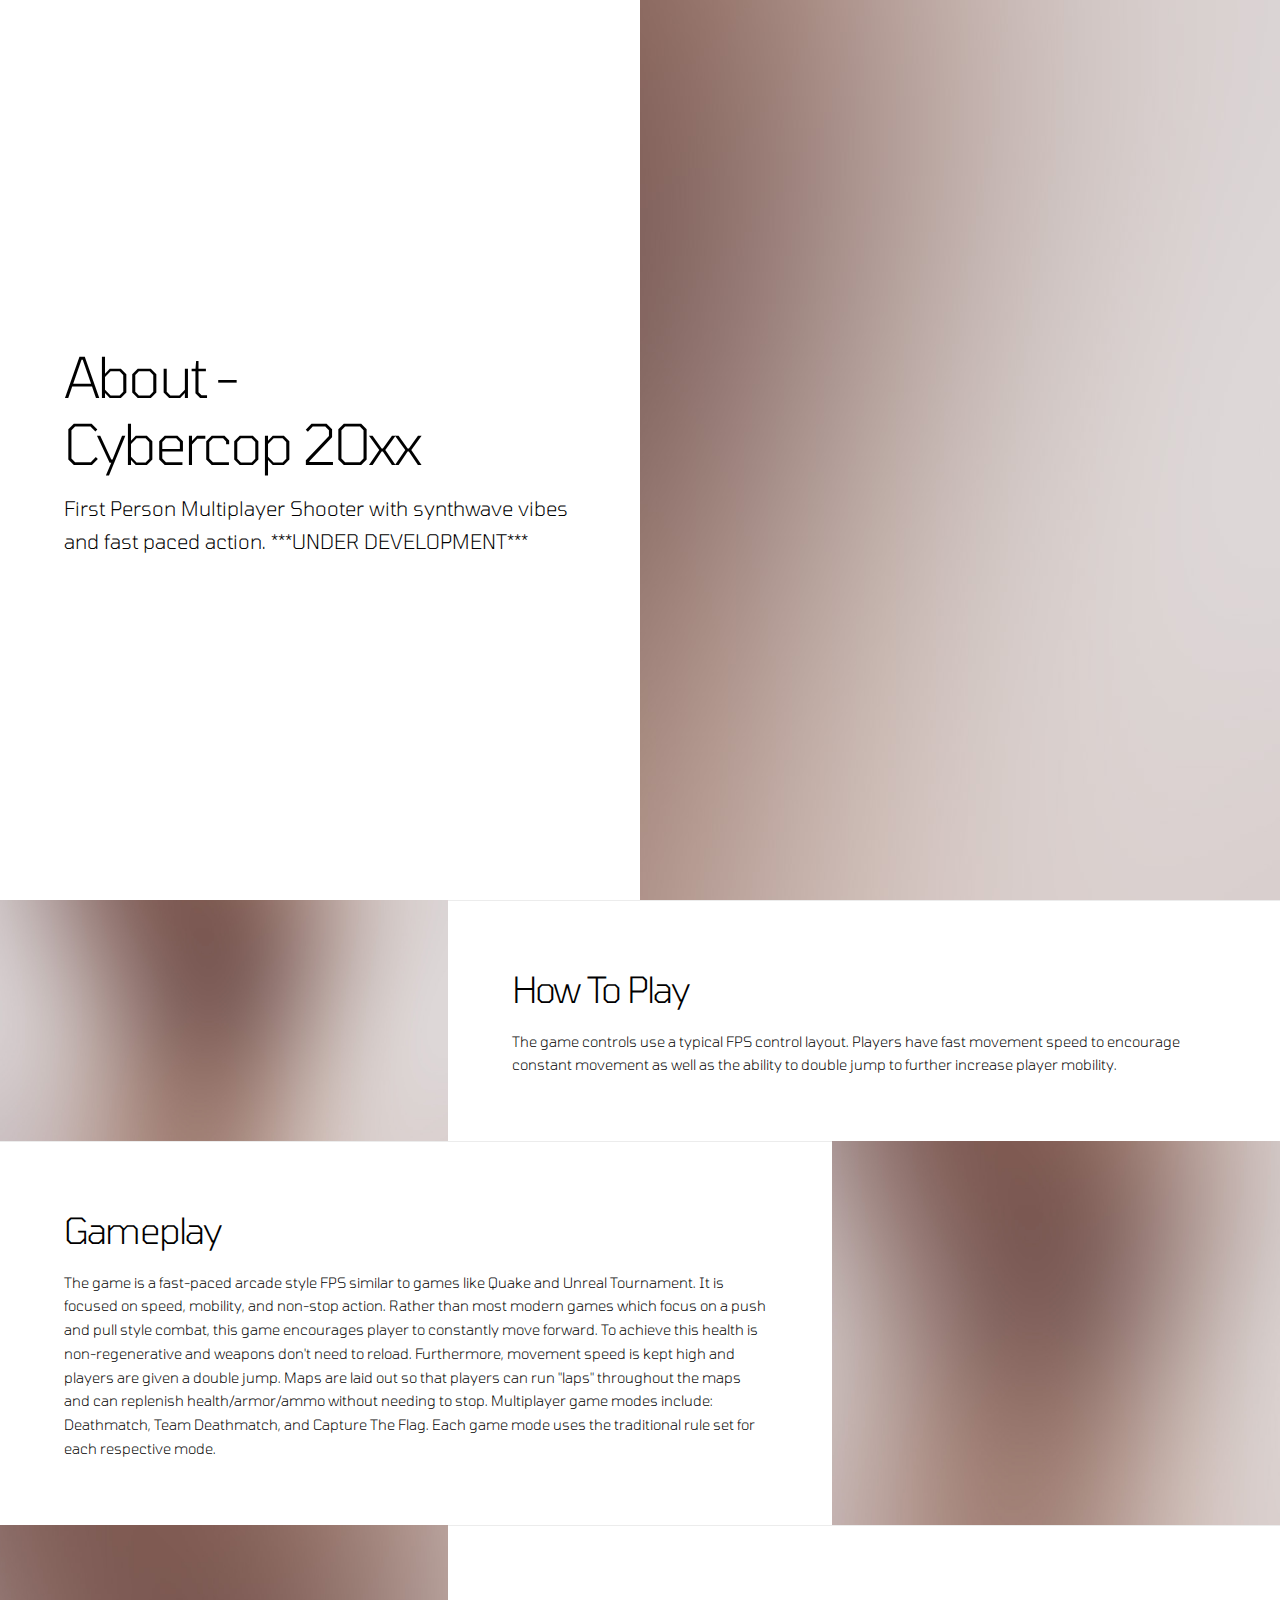
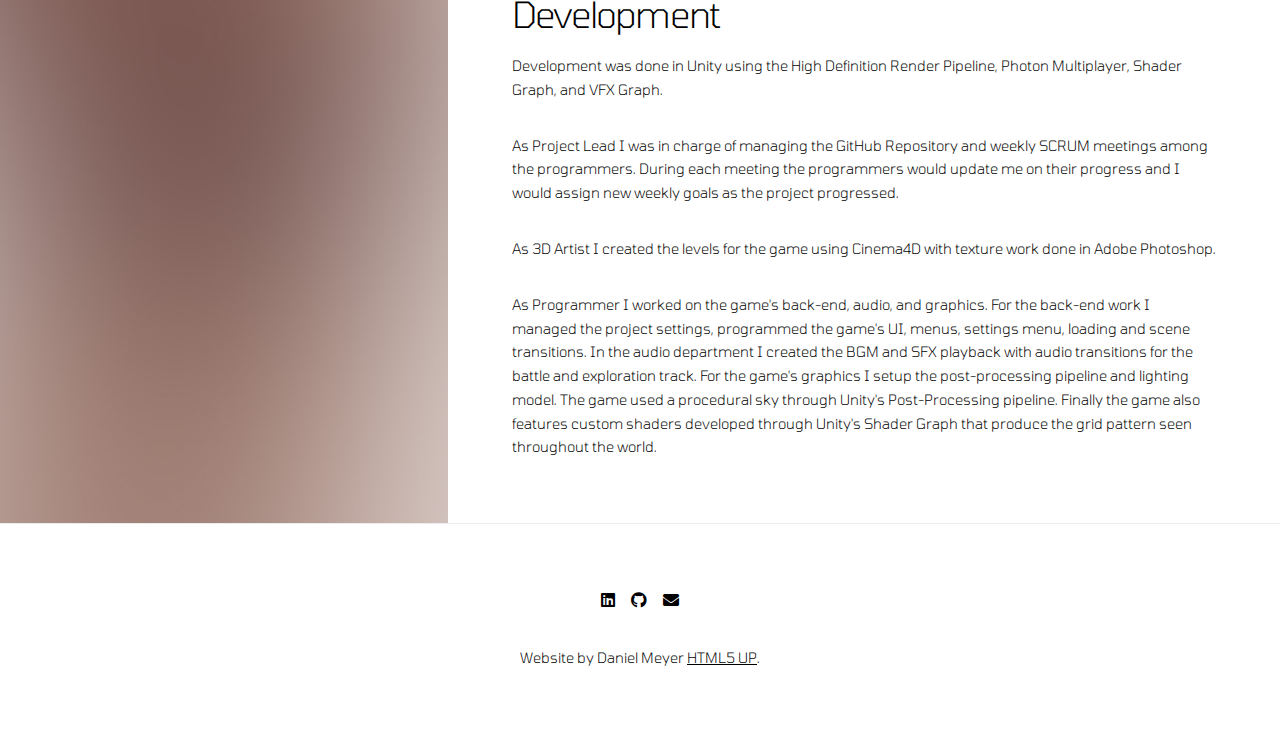
<file: cybercop.html>
<!DOCTYPE HTML>
<!--
	Story by HTML5 UP
	html5up.net | @ajlkn
	Free for personal and commercial use under the CCA 3.0 license (html5up.net/license)
-->
<html>
	<head>
		<title>About - Cybercop-20xx</title>
		<meta charset="utf-8" />
		<meta name="viewport" content="width=device-width, initial-scale=1, user-scalable=no" />
		<link rel="stylesheet" href="assets/css/description.css" />
		<noscript><link rel="stylesheet" href="assets/css/noscript_desc.css" /></noscript>
	</head>
	<body class="is-preload">

		<!-- Wrapper -->
			<div id="wrapper" class="divided">

				<!-- One -->
					<section class="banner style1 orient-left content-align-left image-position-right fullscreen onload-image-fade-in onload-content-fade-right">
						<div class="content">
							<h1>About - </br>Cybercop 20xx</h1>
							<p class="major">First Person Multiplayer Shooter with synthwave vibes and fast paced action.  ***UNDER DEVELOPMENT***</p>
							<!--
							<ul class="actions stacked">
								<li><a href="#first" class="button big wide smooth-scroll-middle">Get Started</a></li>
							</ul>
							-->
						</div>
						<div class="image">
							<img src="images/spotlight02.jpg" alt="" />
						</div>
					</section>

				<!-- Two -->
					<section class="spotlight style1 orient-right content-align-left image-position-center onscroll-image-fade-in" id="first">
						<div class="content">
							<h2>How To Play</h2>
							<p>The game controls use a typical FPS control layout.  Players have fast movement speed to encourage constant movement as well as the ability to double jump to further
							increase player mobility.</p>
							<!--
							<ul class="actions stacked">
								<li><a href="#" class="button">Learn More</a></li>
							</ul>
							-->
						</div>
						<div class="image">
							<img src="images/spotlight02.jpg" alt="" />
						</div>
					</section>

				<!-- Three -->
					<section class="spotlight style1 orient-left content-align-left image-position-center onscroll-image-fade-in">
						<div class="content">
							<h2>Gameplay</h2>
							<p>The game is a fast-paced arcade style FPS similar to games like Quake and Unreal Tournament.  It is focused on speed, mobility, and non-stop action.  Rather than most
							modern games which focus on a push and pull style combat, this game encourages player to constantly move forward.  To achieve this health is non-regenerative and weapons
							don't need to reload.  Furthermore, movement speed is kept high and players are given a double jump.  Maps are laid out so that players can run "laps" throughout the maps
							and can replenish health/armor/ammo without needing to stop.  Multiplayer game modes include: Deathmatch, Team Deathmatch, and Capture The Flag.  Each game mode uses the
							traditional rule set for each respective mode.</p>
							<!--
							<ul class="actions stacked">
								<li><a href="#" class="button">Learn More</a></li>
							</ul>
							-->
						</div>
						<div class="image">
							<img src="images/spotlight02.jpg" alt="" />
						</div>
					</section>

				<!-- Four -->
					<section class="spotlight style1 orient-right content-align-left image-position-center onscroll-image-fade-in">
						<div class="content">
							<h2>Development</h2>
							<p>Development was done in Unity using the High Definition Render Pipeline, Photon Multiplayer, Shader Graph, and VFX Graph.</p>
							<p>As Project Lead I was in charge of managing the GitHub Repository and weekly SCRUM meetings among the programmers.  During each meeting the programmers would update me on their progress and I would assign new weekly goals as the project progressed.</p>
							<p>As 3D Artist I created the levels for the game using Cinema4D with texture work done in Adobe Photoshop.</p>
							<p>As Programmer I worked on the game's back-end, audio, and graphics.  For the back-end work I managed the project settings, programmed the game's UI, menus, settings menu, loading and scene transitions.
							In the audio department I created the BGM and SFX playback with audio transitions for the battle and exploration track.  For the game's graphics I setup the post-processing pipeline and lighting model.  The game used a procedural sky through Unity's 
							Post-Processing pipeline.  Finally the game also features custom shaders developed through Unity's Shader Graph that produce the grid pattern seen throughout the world.</p>
							<!--
							<ul class="actions stacked">
								<li><a href="#" class="button">Learn More</a></li>
							</ul>
							-->
						</div>
						<div class="image">
							<img src="images/spotlight02.jpg" alt="" />
						</div>
					</section>

				<!-- Five -->
				<!--
					<section class="wrapper style1 align-center">
						<div class="inner">
							<h2>More Photos</h2>
							<p>Lorem ipsum dolor sit amet, consectetur adipiscing elit. Morbi id ante sed ex pharetra lacinia sit amet vel massa. Donec facilisis laoreet nulla eu bibendum. Donec ut ex risus. Fusce lorem lectus, pharetra pretium massa et, hendrerit vestibulum odio lorem ipsum.</p>
						</div>
				-->
				<!-- Footer -->
					<footer class="wrapper style1 align-center">
						<div class="inner">
							<ul class="icons">
								<li><a href="https://www.linkedin.com/in/daniel-meyer-401a8b172/" class="icon brands fa-linkedin"><span class="label">LinkedIn</span></a></li>
								<li><a href="https://github.com/DGMeyer96" class="icon brands fa-github"><span class="label">Github</span></a></li>
								<li><a href="mailto: dmlegoman96@gmail.com" class="icon solid fa-envelope"><span class="label">Email</span></a></li>
							</ul>
							<p>Website by Daniel Meyer <a href="https://html5up.net">HTML5 UP</a>.</p>
						</div>
					</footer>

			</div>

		<!-- Scripts -->
			<script src="assets/js/jquery.min.js"></script>
			<script src="assets/js/jquery.scrollex.min.js"></script>
			<script src="assets/js/jquery.scrolly.min.js"></script>
			<script src="assets/js/browser.min.js"></script>
			<script src="assets/js/breakpoints.min.js"></script>
			<script src="assets/js/util.js"></script>
			<script src="assets/js/main.js"></script>

	</body>
</html>
</file>
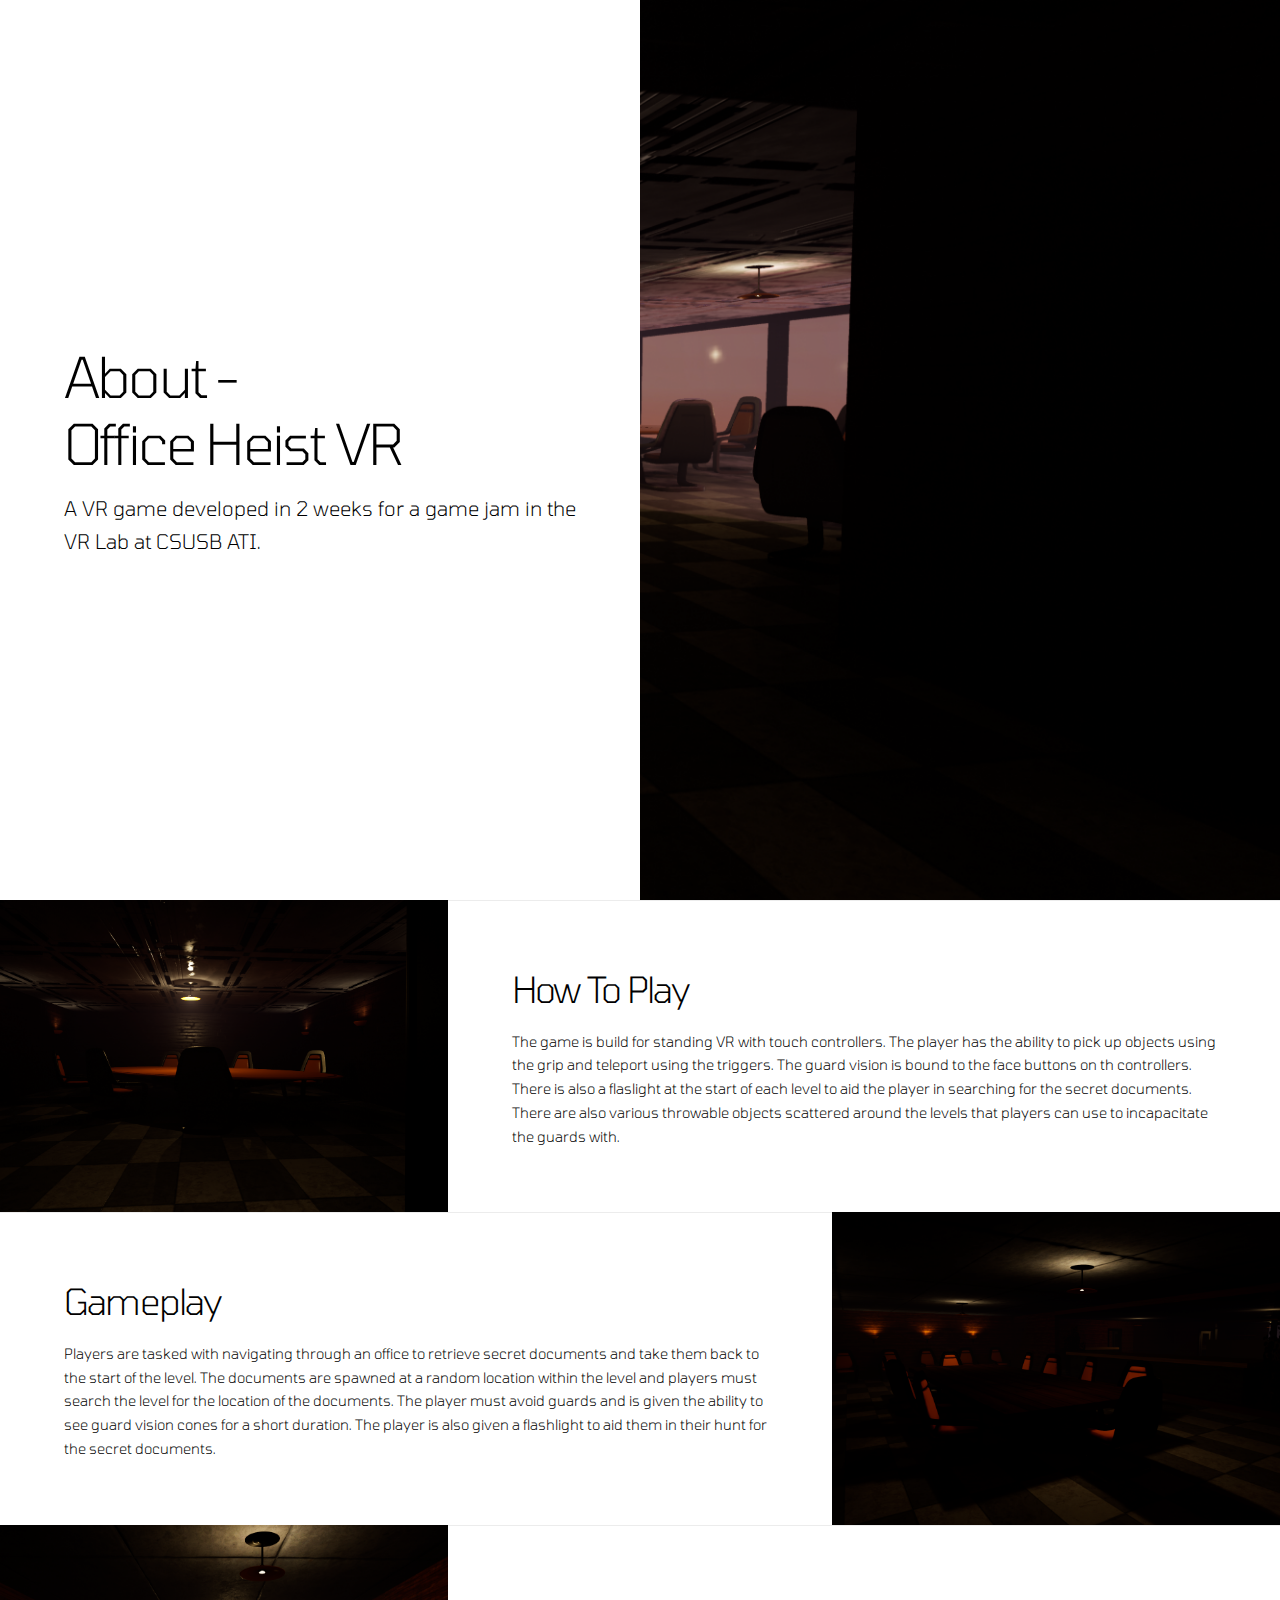
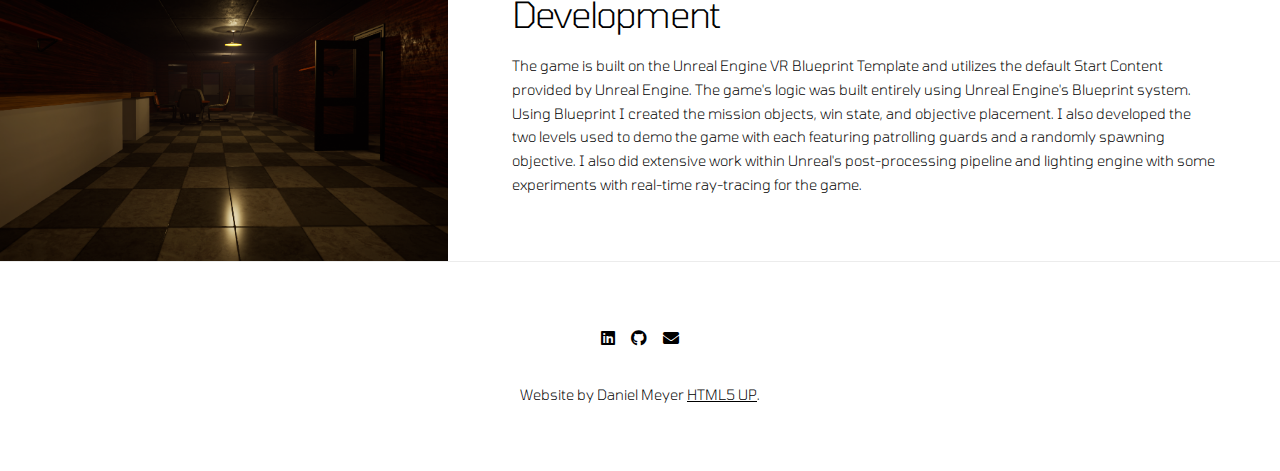
<file: office_heist_vr.html>
<!DOCTYPE HTML>
<!--
	Story by HTML5 UP
	html5up.net | @ajlkn
	Free for personal and commercial use under the CCA 3.0 license (html5up.net/license)
-->
<html>
	<head>
		<title>About - Office Heist VR</title>
		<meta charset="utf-8" />
		<meta name="viewport" content="width=device-width, initial-scale=1, user-scalable=no" />
		<link rel="stylesheet" href="assets/css/description.css" />
		<noscript><link rel="stylesheet" href="assets/css/noscript_desc.css" /></noscript>
	</head>
	<body class="is-preload">

		<!-- Wrapper -->
			<div id="wrapper" class="divided">

				<!-- One -->
					<section class="banner style1 orient-left content-align-left image-position-right fullscreen onload-image-fade-in onload-content-fade-right">
						<div class="content">
							<h1>About - </br>Office Heist VR</h1>
							<p class="major">A VR game developed in 2 weeks for a game jam in the VR Lab at CSUSB ATI.</p>
							<!--
							<ul class="actions stacked">
								<li><a href="#first" class="button big wide smooth-scroll-middle">Get Started</a></li>
							</ul>
							-->
						</div>
						<div class="image">
							<img src="images/office/ohvr_2.PNG" alt="" />
						</div>
					</section>

				<!-- Two -->
					<section class="spotlight style1 orient-right content-align-left image-position-center onscroll-image-fade-in" id="first">
						<div class="content">
							<h2>How To Play</h2>
							<p>The game is build for standing VR with touch controllers.  The player has the ability to pick up objects using the grip and teleport using the triggers.  The guard vision is bound to the face buttons on th controllers.
							There is also a flaslight at the start of each level to aid the player in searching for the secret documents.  There are also various throwable objects scattered around the levels that players can use to incapacitate the 
							guards with.</p>
							<!--
							<ul class="actions stacked">
								<li><a href="#" class="button">Learn More</a></li>
							</ul>
							-->
						</div>
						<div class="image">
							<img src="images/office/ohvr_3.PNG" alt="" />
						</div>
					</section>

				<!-- Three -->
					<section class="spotlight style1 orient-left content-align-left image-position-center onscroll-image-fade-in">
						<div class="content">
							<h2>Gameplay</h2>
							<p>Players are tasked with navigating through an office to retrieve secret documents and take them back to the start of the level.  The documents are spawned at a random location within the level and players must
							search the level for the location of the documents.  The player must avoid guards and is given the ability to see guard vision cones for a short duration.  The player is also given a flashlight to aid them in their
							hunt for the secret documents.</p>
							<!--
							<ul class="actions stacked">
								<li><a href="#" class="button">Learn More</a></li>
							</ul>
							-->
						</div>
						<div class="image">
							<img src="images/office/ohvr_5.PNG" alt="" />
						</div>
					</section>

				<!-- Four -->
					<section class="spotlight style1 orient-right content-align-left image-position-center onscroll-image-fade-in">
						<div class="content">
							<h2>Development</h2>
							<p>The game is built on the Unreal Engine VR Blueprint Template and utilizes the default Start Content provided by Unreal Engine.  The game's logic was built entirely using Unreal Engine's Blueprint system.
							Using Blueprint I created the mission objects, win state, and objective placement.  I also developed the two levels used to demo the game with each featuring patrolling guards and a randomly spawning objective.
							I also did extensive work within Unreal's post-processing pipeline and lighting engine with some experiments with real-time ray-tracing for the game.</p>
							<!--
							<ul class="actions stacked">
								<li><a href="#" class="button">Learn More</a></li>
							</ul>
							-->
						</div>
						<div class="image">
							<img src="images/office/ohvr_6.PNG" alt="" />
						</div>
					</section>

				<!-- Footer -->
					<footer class="wrapper style1 align-center">
						<div class="inner">
							<ul class="icons">
								<li><a href="https://www.linkedin.com/in/daniel-meyer-401a8b172/" class="icon brands fa-linkedin"><span class="label">LinkedIn</span></a></li>
								<li><a href="https://github.com/DGMeyer96" class="icon brands fa-github"><span class="label">Github</span></a></li>
								<li><a href="mailto: dmlegoman96@gmail.com" class="icon solid fa-envelope"><span class="label">Email</span></a></li>
							</ul>
							<p>Website by Daniel Meyer <a href="https://html5up.net">HTML5 UP</a>.</p>
						</div>
					</footer>

			</div>

		<!-- Scripts -->
			<script src="assets/js/jquery.min.js"></script>
			<script src="assets/js/jquery.scrollex.min.js"></script>
			<script src="assets/js/jquery.scrolly.min.js"></script>
			<script src="assets/js/browser.min.js"></script>
			<script src="assets/js/breakpoints.min.js"></script>
			<script src="assets/js/util.js"></script>
			<script src="assets/js/main.js"></script>

	</body>
</html>
</file>
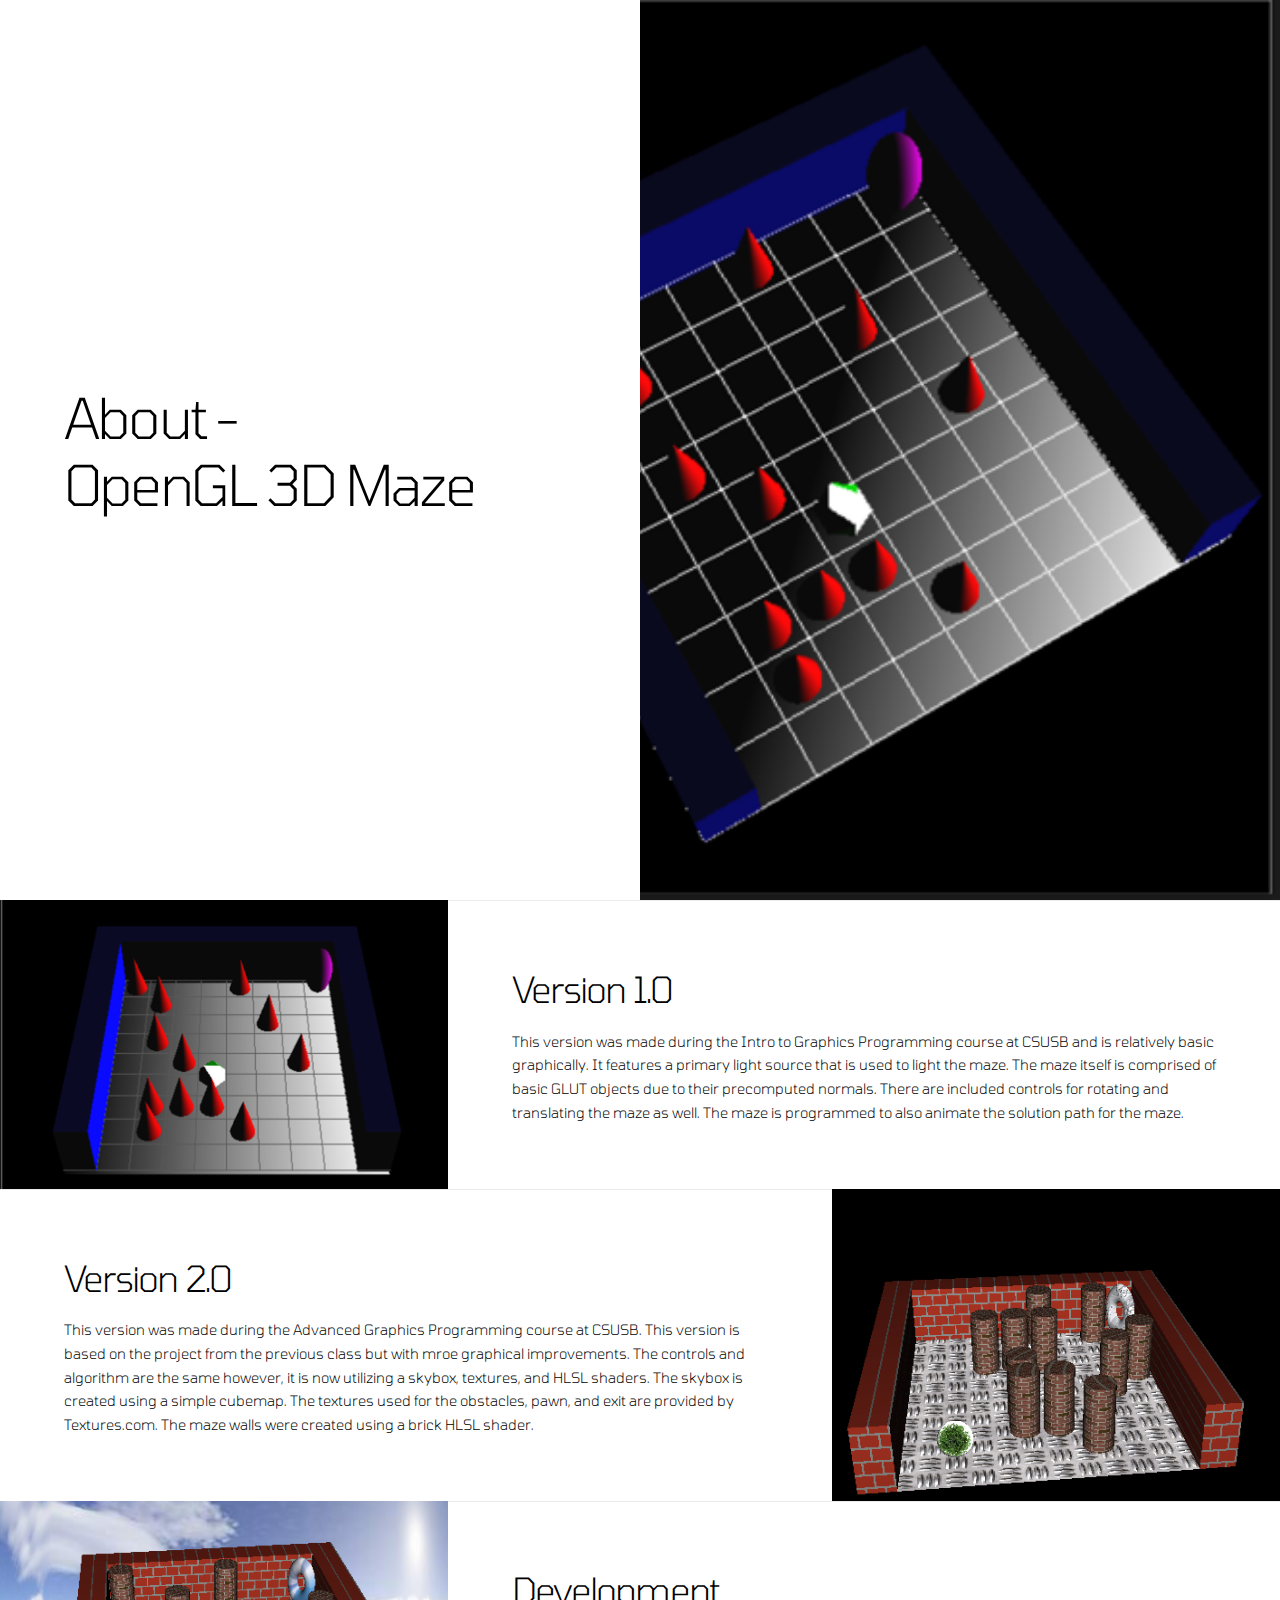
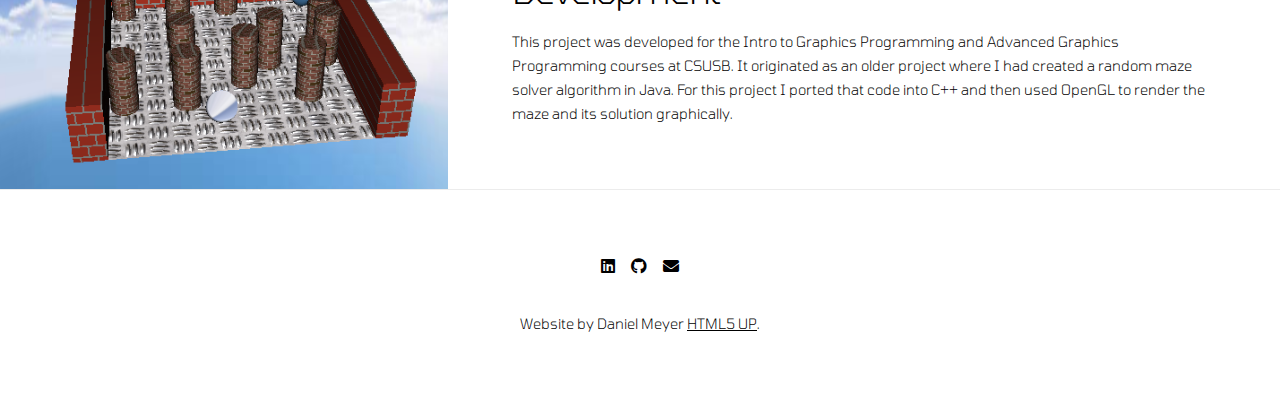
<file: opengl_maze.html>
<!DOCTYPE HTML>
<!--
	Story by HTML5 UP
	html5up.net | @ajlkn
	Free for personal and commercial use under the CCA 3.0 license (html5up.net/license)
-->
<html>
	<head>
		<title>About - Project Buffering</title>
		<meta charset="utf-8" />
		<meta name="viewport" content="width=device-width, initial-scale=1, user-scalable=no" />
		<link rel="stylesheet" href="assets/css/description.css" />
		<noscript><link rel="stylesheet" href="assets/css/noscript_desc.css" /></noscript>
	</head>
	<body class="is-preload">

		<!-- Wrapper -->
			<div id="wrapper" class="divided">

				<!-- One -->
					<section class="banner style1 orient-left content-align-left image-position-right fullscreen onload-image-fade-in onload-content-fade-right">
						<div class="content">
							<h1>About - </br>OpenGL 3D Maze</h1>
							<p class="major"></p>
							<!--
							<ul class="actions stacked">
								<li><a href="#first" class="button big wide smooth-scroll-middle">Get Started</a></li>
							</ul>
							-->
						</div>
						<div class="image">
							<img src="images/Maze/maze_v1_1.png" alt="" />
						</div>
					</section>

				<!-- Two -->
					<section class="spotlight style1 orient-right content-align-left image-position-center onscroll-image-fade-in" id="first">
						<div class="content">
							<h2>Version 1.0</h2>
							<p>This version was made during the Intro to Graphics Programming course at CSUSB and is relatively basic graphically.  It features a primary light source that is used to light
							the maze.   The maze itself is comprised of basic GLUT objects due to their precomputed normals.  There are included controls for rotating and translating the maze as well.  The
							maze is programmed to also animate the solution path for the maze.</p>
							<!--
							<ul class="actions stacked">
								<li><a href="#" class="button">Learn More</a></li>
							</ul>
							-->
						</div>
						<div class="image">
							<img src="images/Maze/maze_v1_2.png" alt="" />
						</div>
					</section>

				<!-- Three -->
					<section class="spotlight style1 orient-left content-align-left image-position-center onscroll-image-fade-in">
						<div class="content">
							<h2>Version 2.0</h2>
							<p>This version was made during the Advanced Graphics Programming course at CSUSB.  This version is based on the project from the previous class but with mroe graphical improvements.
							The controls and algorithm are the same however, it is now utilizing a skybox, textures, and HLSL shaders.  The skybox is created using a simple cubemap.  The textures used for the 
							obstacles, pawn, and exit are provided by Textures.com.  The maze walls were created using a brick HLSL shader.</p>
							<!--
							<ul class="actions stacked">
								<li><a href="#" class="button">Learn More</a></li>
							</ul>
							-->
						</div>
						<div class="image">
							<img src="images/Maze/maze_v2_no_sky.png" alt="" />
						</div>
					</section>

				<!-- Four -->
					<section class="spotlight style1 orient-right content-align-left image-position-center onscroll-image-fade-in">
						<div class="content">
							<h2>Development</h2>
							<p>This project was developed for the Intro to Graphics Programming and Advanced Graphics Programming courses at CSUSB.  It originated as an older project where I had created a random maze
							solver algorithm in Java.  For this project I ported that code into C++ and then used OpenGL to render the maze and its solution graphically.</p>
							<!--
							<ul class="actions stacked">
								<li><a href="#" class="button">Learn More</a></li>
							</ul>
							-->
						</div>
						<div class="image">
							<img src="images/Maze/maze_v2_sky.png" alt="" />
						</div>
					</section>

				<!-- Footer -->
					<footer class="wrapper style1 align-center">
						<div class="inner">
							<ul class="icons">
								<li><a href="https://www.linkedin.com/in/daniel-meyer-401a8b172/" class="icon brands fa-linkedin"><span class="label">LinkedIn</span></a></li>
								<li><a href="https://github.com/DGMeyer96" class="icon brands fa-github"><span class="label">Github</span></a></li>
								<li><a href="mailto: dmlegoman96@gmail.com" class="icon solid fa-envelope"><span class="label">Email</span></a></li>
							</ul>
							<p>Website by Daniel Meyer <a href="https://html5up.net">HTML5 UP</a>.</p>
						</div>
					</footer>

			</div>

		<!-- Scripts -->
			<script src="assets/js/jquery.min.js"></script>
			<script src="assets/js/jquery.scrollex.min.js"></script>
			<script src="assets/js/jquery.scrolly.min.js"></script>
			<script src="assets/js/browser.min.js"></script>
			<script src="assets/js/breakpoints.min.js"></script>
			<script src="assets/js/util.js"></script>
			<script src="assets/js/main.js"></script>

	</body>
</html>
</file>
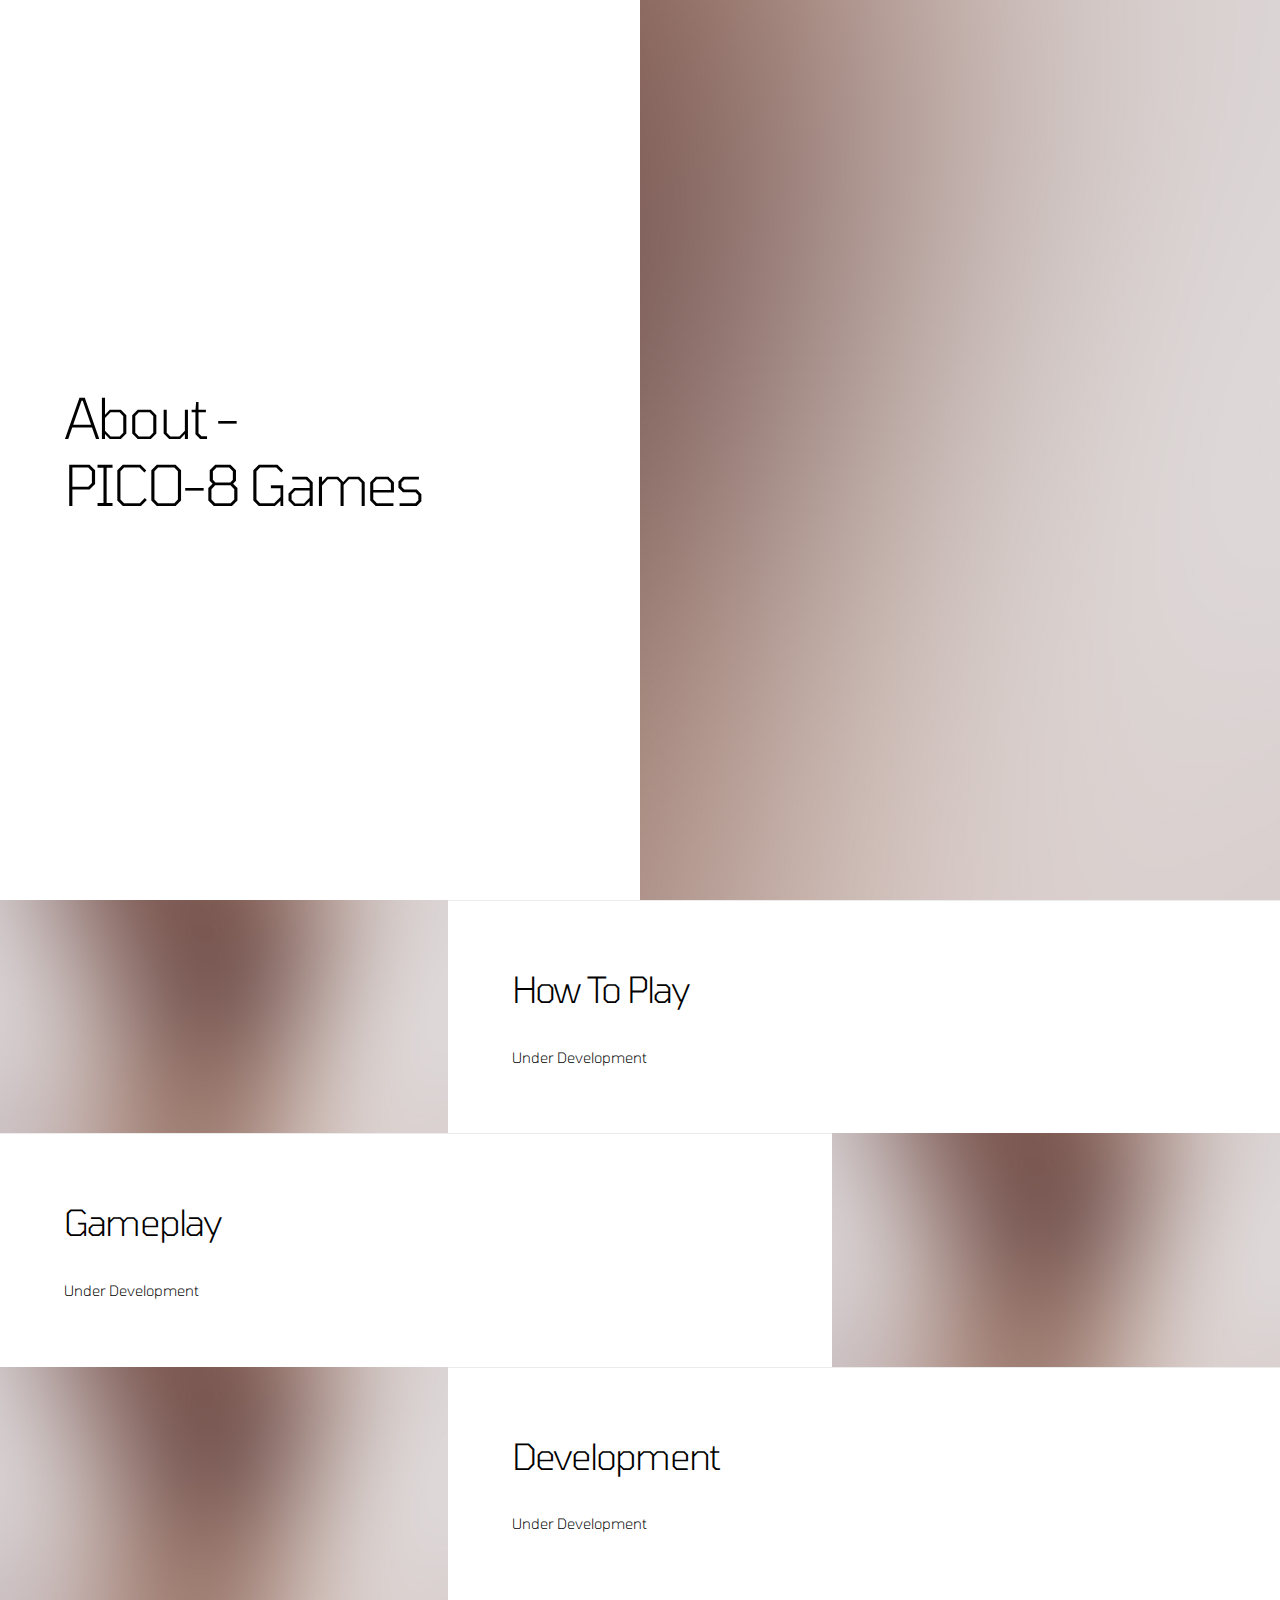
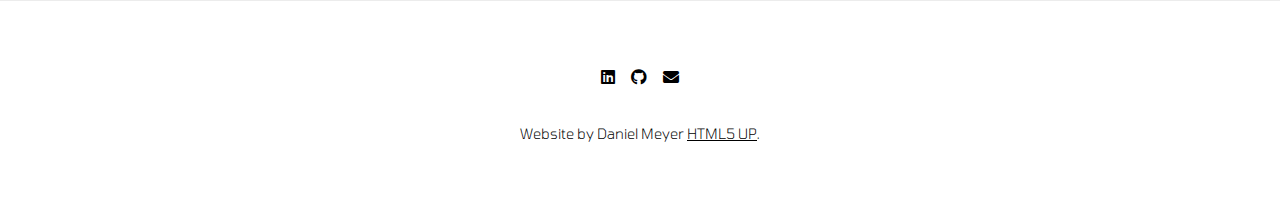
<file: pico8.html>
<!DOCTYPE HTML>
<!--
	Story by HTML5 UP
	html5up.net | @ajlkn
	Free for personal and commercial use under the CCA 3.0 license (html5up.net/license)
-->
<html>
	<head>
		<title>About - PICO-8</title>
		<meta charset="utf-8" />
		<meta name="viewport" content="width=device-width, initial-scale=1, user-scalable=no" />
		<link rel="stylesheet" href="assets/css/description.css" />
		<noscript><link rel="stylesheet" href="assets/css/noscript_desc.css" /></noscript>
	</head>
	<body class="is-preload">

		<!-- Wrapper -->
			<div id="wrapper" class="divided">

				<!-- One -->
					<section class="banner style1 orient-left content-align-left image-position-right fullscreen onload-image-fade-in onload-content-fade-right">
						<div class="content">
							<h1>About - </br>PICO-8 Games</h1>
							<p class="major"></p>
							<!--
							<ul class="actions stacked">
								<li><a href="#first" class="button big wide smooth-scroll-middle">Get Started</a></li>
							</ul>
							-->
						</div>
						<div class="image">
							<img src="images/spotlight02.jpg" alt="" />
						</div>
					</section>

				<!-- Two -->
					<section class="spotlight style1 orient-right content-align-left image-position-center onscroll-image-fade-in" id="first">
						<div class="content">
							<h2>How To Play</h2>
							<p></p>
							<p>Under Development</p>
							<p></p>
							<p></p>
							<!--
							<ul class="actions stacked">
								<li><a href="#" class="button">Learn More</a></li>
							</ul>
							-->
						</div>
						<div class="image">
							<img src="images/spotlight02.jpg" alt="" />
						</div>
					</section>

				<!-- Three -->
					<section class="spotlight style1 orient-left content-align-left image-position-center onscroll-image-fade-in">
						<div class="content">
							<h2>Gameplay</h2>
							<p></p>
							<p>Under Development</p>
							<p></p>
							<p></p>
							<!--
							<ul class="actions stacked">
								<li><a href="#" class="button">Learn More</a></li>
							</ul>
							-->
						</div>
						<div class="image">
							<img src="images/spotlight02.jpg" alt="" />
						</div>
					</section>

				<!-- Four -->
					<section class="spotlight style1 orient-right content-align-left image-position-center onscroll-image-fade-in">
						<div class="content">
							<h2>Development</h2>
							<p></p>
							<p>Under Development</p>
							<p></p>
							<p></p>
							<!--
							<ul class="actions stacked">
								<li><a href="#" class="button">Learn More</a></li>
							</ul>
							-->
						</div>
						<div class="image">
							<img src="images/spotlight02.jpg" alt="" />
						</div>
					</section>
					
				<!-- Footer -->
					<footer class="wrapper style1 align-center">
						<div class="inner">
							<ul class="icons">
								<li><a href="https://www.linkedin.com/in/daniel-meyer-401a8b172/" class="icon brands fa-linkedin"><span class="label">LinkedIn</span></a></li>
								<li><a href="https://github.com/DGMeyer96" class="icon brands fa-github"><span class="label">Github</span></a></li>
								<li><a href="mailto: dmlegoman96@gmail.com" class="icon solid fa-envelope"><span class="label">Email</span></a></li>
							</ul>
							<p>Website by Daniel Meyer <a href="https://html5up.net">HTML5 UP</a>.</p>
						</div>
					</footer>

			</div>

		<!-- Scripts -->
			<script src="assets/js/jquery.min.js"></script>
			<script src="assets/js/jquery.scrollex.min.js"></script>
			<script src="assets/js/jquery.scrolly.min.js"></script>
			<script src="assets/js/browser.min.js"></script>
			<script src="assets/js/breakpoints.min.js"></script>
			<script src="assets/js/util.js"></script>
			<script src="assets/js/main.js"></script>

	</body>
</html>
</file>
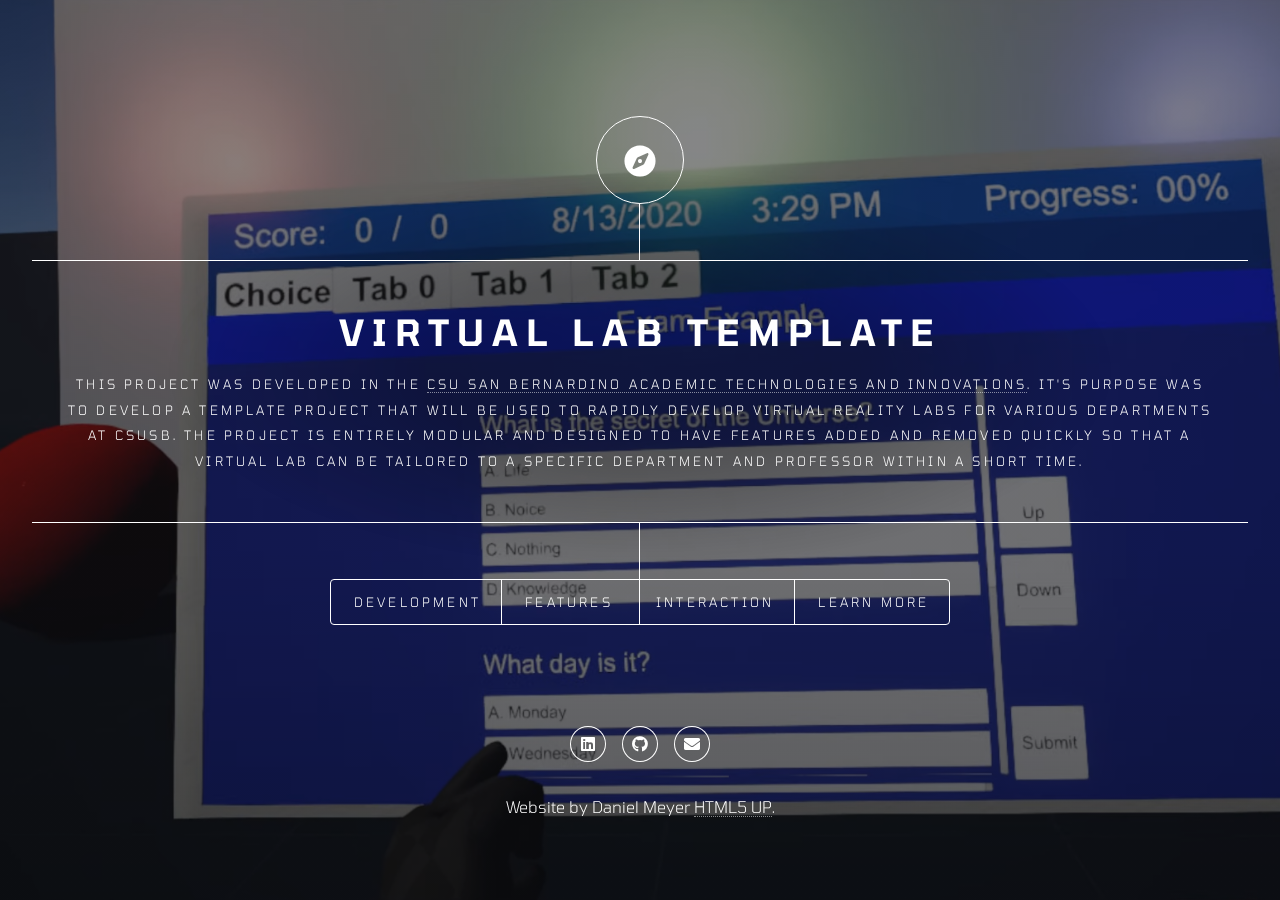
<file: virtual_lab.html>
<!DOCTYPE HTML>
<!--
	Dimension by HTML5 UP
	html5up.net | @ajlkn
	Free for personal and commercial use under the CCA 3.0 license (html5up.net/license)
-->
<html>
	<head>
		<title>About - CSUSB Virtual Labs</title>
		<meta charset="utf-8" />
		<meta name="viewport" content="width=device-width, initial-scale=1, user-scalable=no" />
		<link rel="stylesheet" href="assets/css/showcase_vlab.css" />
		<noscript><link rel="stylesheet" href="assets/css/noscript_show.css" /></noscript>
	</head>
	<body class="is-preload">

		<!-- Wrapper -->
			<div id="wrapper">

				<!-- Header -->
					<header id="header">
						<div class="logo">
							<span class="icon solid fa-compass"></span>
						</div>
						<div class="content">
							<div class="inner">
								<h1>Virtual Lab Template</h1>
								<p>This project was developed in the <a href="https://www.csusb.edu/academic-technology-innovation">CSU San Bernardino Academic Technologies and Innovations</a>.   
								It's purpose was to develop a template project that will be used to rapidly develop Virtual Reality Labs for various departments at CSUSB.  The project
								is entirely modular and designed to have features added and removed quickly so that a virtual lab can be tailored to a specific department and professor within
								a short time.</p>
							</div>
						</div>
						<nav>
							<ul>
								<li><a href="#development">Development</a></li>
								<li><a href="#features">Features</a></li>
								<li><a href="#interaction">Interaction</a></li>
								<li><a href="https://www.csusb.edu/academic-technology-innovation">Learn More</a></li>
							</ul>
						</nav>
					</header>

				<!-- Main -->
					<div id="main">

						<!-- How To Play -->
							<article id="interaction">
								<h2 class="major">Interaction</h2>
								<span class="image main"><img src="images/csusb_logo.png" alt="" /></span>
								<p>The project supports both standing and roomscale VR support.  Changing between two different VR setups is quick and painless.  Controls are designed for
								Hand Motion Controllers (i.e. Oculus Touch, Vive Wands).  We did have to design around Unity XR's limitation of only allowing the player to have a teleporting
								or interaction hand.  To get around this limitation I implemented two sets of hands into the project that are then controlled based on input from the player's
								controllers.  A script will seemlessly switch the active hand based on whether or not the player wants to teleport or grab an object.  This allowed us to have
								projectile-style teleportation as well as the ability to grab and push objects with your hands.</p>
							</article>

						<!-- Gameplay -->
							<article id="features">
								<h2 class="major">Features</h2>
								<span class="image main"><img src="images/csusb_logo.png" alt="" /></span>
								<p>An in-game Tablet was createed for the template as a means for professors to supply students with suplemental material and references for the lab.  Furthermore,
								the tablet can be used to quiz students.  Using Unity Events the tablet can be configured to use any page style necessary by adding a page to the tablet based on a
								specified prefab.  We created a handful of template pages that can be used for reference that have the correct font size and page dimensions.  Functionality can be 
								easily added to the pages by simply duplicating an existing page template and adding any content and scripts the content portion of the page.</p>
								<p>The multiple choice system is an example of a piece of functionality that can be added to the tablet.  The multiple choice tempalte allows professors to supply 
								multiple choice questions to students and record their answers.  The answers are then saved to a JSON object which can then be formatted externally and sent to a 
								professor for grading.  Implementing the multiple choice system is simple and can be added to the Tablet by duplicating one of the template pages and adding the 
								multiple choice prefab to the content section.</p>
							</article>

						<!-- Development -->
							<article id="development">
								<h2 class="major">Development</h2>
								<span class="image main"><img src="images/csusb_logo.png" alt="" /></span>
								<p>Development was done in Unity using the Universal Render Pipeline and the new XR Platform.</p>  
								<p>Each feature in the project was created as an independent module.  The reason for this is so that features could be added and remvoed from scenes based on the 
								needs of the department and professor.  For the initial version of template project we created two versions of the XR Rig: standing and roomscale.  Both use hand 
								controllers for interaction.  Other base features include a tablet for supplemental information and a multiple choice system that can be used for grading.</p>
							</article>

						<!-- Elements -->
						
							<article id="elements">
								<h2 class="major">Elements</h2>

								<section>
									<h3 class="major">Text</h3>
									<p>This is <b>bold</b> and this is <strong>strong</strong>. This is <i>italic</i> and this is <em>emphasized</em>.
									This is <sup>superscript</sup> text and this is <sub>subscript</sub> text.
									This is <u>underlined</u> and this is code: <code>for (;;) { ... }</code>. Finally, <a href="#">this is a link</a>.</p>
									<hr />
									<h2>Heading Level 2</h2>
									<h3>Heading Level 3</h3>
									<h4>Heading Level 4</h4>
									<h5>Heading Level 5</h5>
									<h6>Heading Level 6</h6>
									<hr />
									<h4>Blockquote</h4>
									<blockquote>Fringilla nisl. Donec accumsan interdum nisi, quis tincidunt felis sagittis eget tempus euismod. Vestibulum ante ipsum primis in faucibus vestibulum. Blandit adipiscing eu felis iaculis volutpat ac adipiscing accumsan faucibus. Vestibulum ante ipsum primis in faucibus lorem ipsum dolor sit amet nullam adipiscing eu felis.</blockquote>
									<h4>Preformatted</h4>
									<pre><code>i = 0;

while (!deck.isInOrder()) {
    print 'Iteration ' + i;
    deck.shuffle();
    i++;
}

print 'It took ' + i + ' iterations to sort the deck.';</code></pre>
								</section>

								<section>
									<h3 class="major">Lists</h3>

									<h4>Unordered</h4>
									<ul>
										<li>Dolor pulvinar etiam.</li>
										<li>Sagittis adipiscing.</li>
										<li>Felis enim feugiat.</li>
									</ul>

									<h4>Alternate</h4>
									<ul class="alt">
										<li>Dolor pulvinar etiam.</li>
										<li>Sagittis adipiscing.</li>
										<li>Felis enim feugiat.</li>
									</ul>

									<h4>Ordered</h4>
									<ol>
										<li>Dolor pulvinar etiam.</li>
										<li>Etiam vel felis viverra.</li>
										<li>Felis enim feugiat.</li>
										<li>Dolor pulvinar etiam.</li>
										<li>Etiam vel felis lorem.</li>
										<li>Felis enim et feugiat.</li>
									</ol>
									<h4>Icons</h4>
									<ul class="icons">
										<li><a href="#" class="icon brands fa-twitter"><span class="label">Twitter</span></a></li>
										<li><a href="#" class="icon brands fa-facebook-f"><span class="label">Facebook</span></a></li>
										<li><a href="#" class="icon brands fa-instagram"><span class="label">Instagram</span></a></li>
										<li><a href="#" class="icon brands fa-github"><span class="label">Github</span></a></li>
									</ul>

									<h4>Actions</h4>
									<ul class="actions">
										<li><a href="#" class="button primary">Default</a></li>
										<li><a href="#" class="button">Default</a></li>
									</ul>
									<ul class="actions stacked">
										<li><a href="#" class="button primary">Default</a></li>
										<li><a href="#" class="button">Default</a></li>
									</ul>
								</section>

								<section>
									<h3 class="major">Table</h3>
									<h4>Default</h4>
									<div class="table-wrapper">
										<table>
											<thead>
												<tr>
													<th>Name</th>
													<th>Description</th>
													<th>Price</th>
												</tr>
											</thead>
											<tbody>
												<tr>
													<td>Item One</td>
													<td>Ante turpis integer aliquet porttitor.</td>
													<td>29.99</td>
												</tr>
												<tr>
													<td>Item Two</td>
													<td>Vis ac commodo adipiscing arcu aliquet.</td>
													<td>19.99</td>
												</tr>
												<tr>
													<td>Item Three</td>
													<td> Morbi faucibus arcu accumsan lorem.</td>
													<td>29.99</td>
												</tr>
												<tr>
													<td>Item Four</td>
													<td>Vitae integer tempus condimentum.</td>
													<td>19.99</td>
												</tr>
												<tr>
													<td>Item Five</td>
													<td>Ante turpis integer aliquet porttitor.</td>
													<td>29.99</td>
												</tr>
											</tbody>
											<tfoot>
												<tr>
													<td colspan="2"></td>
													<td>100.00</td>
												</tr>
											</tfoot>
										</table>
									</div>

									<h4>Alternate</h4>
									<div class="table-wrapper">
										<table class="alt">
											<thead>
												<tr>
													<th>Name</th>
													<th>Description</th>
													<th>Price</th>
												</tr>
											</thead>
											<tbody>
												<tr>
													<td>Item One</td>
													<td>Ante turpis integer aliquet porttitor.</td>
													<td>29.99</td>
												</tr>
												<tr>
													<td>Item Two</td>
													<td>Vis ac commodo adipiscing arcu aliquet.</td>
													<td>19.99</td>
												</tr>
												<tr>
													<td>Item Three</td>
													<td> Morbi faucibus arcu accumsan lorem.</td>
													<td>29.99</td>
												</tr>
												<tr>
													<td>Item Four</td>
													<td>Vitae integer tempus condimentum.</td>
													<td>19.99</td>
												</tr>
												<tr>
													<td>Item Five</td>
													<td>Ante turpis integer aliquet porttitor.</td>
													<td>29.99</td>
												</tr>
											</tbody>
											<tfoot>
												<tr>
													<td colspan="2"></td>
													<td>100.00</td>
												</tr>
											</tfoot>
										</table>
									</div>
								</section>

								<section>
									<h3 class="major">Buttons</h3>
									<ul class="actions">
										<li><a href="#" class="button primary">Primary</a></li>
										<li><a href="#" class="button">Default</a></li>
									</ul>
									<ul class="actions">
										<li><a href="#" class="button">Default</a></li>
										<li><a href="#" class="button small">Small</a></li>
									</ul>
									<ul class="actions">
										<li><a href="#" class="button primary icon solid fa-download">Icon</a></li>
										<li><a href="#" class="button icon solid fa-download">Icon</a></li>
									</ul>
									<ul class="actions">
										<li><span class="button primary disabled">Disabled</span></li>
										<li><span class="button disabled">Disabled</span></li>
									</ul>
								</section>

								<section>
									<h3 class="major">Form</h3>
									<form method="post" action="#">
										<div class="fields">
											<div class="field half">
												<label for="demo-name">Name</label>
												<input type="text" name="demo-name" id="demo-name" value="" placeholder="Jane Doe" />
											</div>
											<div class="field half">
												<label for="demo-email">Email</label>
												<input type="email" name="demo-email" id="demo-email" value="" placeholder="jane@untitled.tld" />
											</div>
											<div class="field">
												<label for="demo-category">Category</label>
												<select name="demo-category" id="demo-category">
													<option value="">-</option>
													<option value="1">Manufacturing</option>
													<option value="1">Shipping</option>
													<option value="1">Administration</option>
													<option value="1">Human Resources</option>
												</select>
											</div>
											<div class="field half">
												<input type="radio" id="demo-priority-low" name="demo-priority" checked>
												<label for="demo-priority-low">Low</label>
											</div>
											<div class="field half">
												<input type="radio" id="demo-priority-high" name="demo-priority">
												<label for="demo-priority-high">High</label>
											</div>
											<div class="field half">
												<input type="checkbox" id="demo-copy" name="demo-copy">
												<label for="demo-copy">Email me a copy</label>
											</div>
											<div class="field half">
												<input type="checkbox" id="demo-human" name="demo-human" checked>
												<label for="demo-human">Not a robot</label>
											</div>
											<div class="field">
												<label for="demo-message">Message</label>
												<textarea name="demo-message" id="demo-message" placeholder="Enter your message" rows="6"></textarea>
											</div>
										</div>
										<ul class="actions">
											<li><input type="submit" value="Send Message" class="primary" /></li>
											<li><input type="reset" value="Reset" /></li>
										</ul>
									</form>
								</section>

							</article>

					</div>
				
				
				<!-- Footer -->
					<footer id="footer">
						<ul class="icons">
							<li><a href="https://www.linkedin.com/in/daniel-meyer-401a8b172/" class="icon brands fa-linkedin"><span class="label">LinkedIn</span></a></li>
							<li><a href="https://github.com/DGMeyer96" class="icon brands fa-github"><span class="label">Github</span></a></li>
							<li><a href="mailto: dmlegoman96@gmail.com" class="icon solid fa-envelope"><span class="label">Email</span></a></li>
						</ul>
						<p>Website by Daniel Meyer <a href="https://html5up.net">HTML5 UP</a>.</p>
					</footer>

			</div>

		<!-- BG -->
			<div id="bg"></div>

		<!-- Scripts -->
			<script src="assets/js/showcase/jquery.min.js"></script>
			<script src="assets/js/showcase/browser.min.js"></script>
			<script src="assets/js/showcase/breakpoints.min.js"></script>
			<script src="assets/js/showcase/util.js"></script>
			<script src="assets/js/showcase/main.js"></script>

	</body>
</html>
</file>
<file: assets/css/noscript_desc.css>
/*
	Story by HTML5 UP
	html5up.net | @ajlkn
	Free for personal and commercial use under the CCA 3.0 license (html5up.net/license)
*/

/* Banner (transitions) */

	.banner.onload-content-fade-up .content {
		-moz-transition: none;
		-webkit-transition: none;
		-ms-transition: none;
		transition: none;
	}

	body.is-preload .banner.onload-content-fade-up .content {
		-moz-transform: none;
		-webkit-transform: none;
		-ms-transform: none;
		transform: none;
		opacity: 1;
	}

	.banner.onload-content-fade-down .content {
		-moz-transition: none;
		-webkit-transition: none;
		-ms-transition: none;
		transition: none;
	}

	body.is-preload .banner.onload-content-fade-down .content {
		-moz-transform: none;
		-webkit-transform: none;
		-ms-transform: none;
		transform: none;
		opacity: 1;
	}

	.banner.onload-content-fade-left .content {
		-moz-transition: none;
		-webkit-transition: none;
		-ms-transition: none;
		transition: none;
	}

	body.is-preload .banner.onload-content-fade-left .content {
		-moz-transform: none;
		-webkit-transform: none;
		-ms-transform: none;
		transform: none;
		opacity: 1;
	}

	.banner.onload-content-fade-right .content {
		-moz-transition: none;
		-webkit-transition: none;
		-ms-transition: none;
		transition: none;
	}

	body.is-preload .banner.onload-content-fade-right .content {
		-moz-transform: none;
		-webkit-transform: none;
		-ms-transform: none;
		transform: none;
		opacity: 1;
	}

	.banner.onload-content-fade-in .content {
		-moz-transition: none;
		-webkit-transition: none;
		-ms-transition: none;
		transition: none;
	}

	body.is-preload .banner.onload-content-fade-in .content {
		-moz-transform: none;
		-webkit-transform: none;
		-ms-transform: none;
		transform: none;
		opacity: 1;
	}

	.banner.onload-image-fade-up .image {
		-moz-transition: none;
		-webkit-transition: none;
		-ms-transition: none;
		transition: none;
	}

		.banner.onload-image-fade-up .image img {
			-moz-transition: none;
			-webkit-transition: none;
			-ms-transition: none;
			transition: none;
		}

	body.is-preload .banner.onload-image-fade-up .image {
		-moz-transform: none;
		-webkit-transform: none;
		-ms-transform: none;
		transform: none;
		opacity: 1;
	}

		body.is-preload .banner.onload-image-fade-up .image img {
			opacity: 1;
		}

	.banner.onload-image-fade-down .image {
		-moz-transition: none;
		-webkit-transition: none;
		-ms-transition: none;
		transition: none;
	}

		.banner.onload-image-fade-down .image img {
			-moz-transition: none;
			-webkit-transition: none;
			-ms-transition: none;
			transition: none;
		}

	body.is-preload .banner.onload-image-fade-down .image {
		-moz-transform: none;
		-webkit-transform: none;
		-ms-transform: none;
		transform: none;
		opacity: 1;
	}

		body.is-preload .banner.onload-image-fade-down .image img {
			opacity: 1;
		}

	.banner.onload-image-fade-left .image {
		-moz-transition: none;
		-webkit-transition: none;
		-ms-transition: none;
		transition: none;
	}

		.banner.onload-image-fade-left .image img {
			-moz-transition: none;
			-webkit-transition: none;
			-ms-transition: none;
			transition: none;
		}

	body.is-preload .banner.onload-image-fade-left .image {
		-moz-transform: none;
		-webkit-transform: none;
		-ms-transform: none;
		transform: none;
		opacity: 1;
	}

		body.is-preload .banner.onload-image-fade-left .image img {
			opacity: 1;
		}

	.banner.onload-image-fade-right .image {
		-moz-transition: none;
		-webkit-transition: none;
		-ms-transition: none;
		transition: none;
	}

		.banner.onload-image-fade-right .image img {
			-moz-transition: none;
			-webkit-transition: none;
			-ms-transition: none;
			transition: none;
		}

	body.is-preload .banner.onload-image-fade-right .image {
		-moz-transform: none;
		-webkit-transform: none;
		-ms-transform: none;
		transform: none;
		opacity: 1;
	}

		body.is-preload .banner.onload-image-fade-right .image img {
			opacity: 1;
		}

	.banner.onload-image-fade-in .image img {
		-moz-transition: none;
		-webkit-transition: none;
		-ms-transition: none;
		transition: none;
	}

	body.is-preload .banner.onload-image-fade-in .image img {
		opacity: 1;
	}

	.banner.onscroll-content-fade-up .content {
		-moz-transition: none;
		-webkit-transition: none;
		-ms-transition: none;
		transition: none;
	}

	.banner.onscroll-content-fade-up.is-inactive .content {
		-moz-transform: none;
		-webkit-transform: none;
		-ms-transform: none;
		transform: none;
		opacity: 1;
	}

	.banner.onscroll-content-fade-down .content {
		-moz-transition: none;
		-webkit-transition: none;
		-ms-transition: none;
		transition: none;
	}

	.banner.onscroll-content-fade-down.is-inactive .content {
		-moz-transform: none;
		-webkit-transform: none;
		-ms-transform: none;
		transform: none;
		opacity: 1;
	}

	.banner.onscroll-content-fade-left .content {
		-moz-transition: none;
		-webkit-transition: none;
		-ms-transition: none;
		transition: none;
	}

	.banner.onscroll-content-fade-left.is-inactive .content {
		-moz-transform: none;
		-webkit-transform: none;
		-ms-transform: none;
		transform: none;
		opacity: 1;
	}

	.banner.onscroll-content-fade-right .content {
		-moz-transition: none;
		-webkit-transition: none;
		-ms-transition: none;
		transition: none;
	}

	.banner.onscroll-content-fade-right.is-inactive .content {
		-moz-transform: none;
		-webkit-transform: none;
		-ms-transform: none;
		transform: none;
		opacity: 1;
	}

	.banner.onscroll-content-fade-in .content {
		-moz-transition: none;
		-webkit-transition: none;
		-ms-transition: none;
		transition: none;
	}

	.banner.onscroll-content-fade-in.is-inactive .content {
		-moz-transform: none;
		-webkit-transform: none;
		-ms-transform: none;
		transform: none;
		opacity: 1;
	}

	.banner.onscroll-image-fade-up .image {
		-moz-transition: none;
		-webkit-transition: none;
		-ms-transition: none;
		transition: none;
	}

		.banner.onscroll-image-fade-up .image img {
			-moz-transition: none;
			-webkit-transition: none;
			-ms-transition: none;
			transition: none;
		}

	.banner.onscroll-image-fade-up.is-inactive .image {
		-moz-transform: none;
		-webkit-transform: none;
		-ms-transform: none;
		transform: none;
		opacity: 1;
	}

		.banner.onscroll-image-fade-up.is-inactive .image img {
			opacity: 1;
		}

	.banner.onscroll-image-fade-down .image {
		-moz-transition: none;
		-webkit-transition: none;
		-ms-transition: none;
		transition: none;
	}

		.banner.onscroll-image-fade-down .image img {
			-moz-transition: none;
			-webkit-transition: none;
			-ms-transition: none;
			transition: none;
		}

	.banner.onscroll-image-fade-down.is-inactive .image {
		-moz-transform: none;
		-webkit-transform: none;
		-ms-transform: none;
		transform: none;
		opacity: 1;
	}

		.banner.onscroll-image-fade-down.is-inactive .image img {
			opacity: 1;
		}

	.banner.onscroll-image-fade-left .image {
		-moz-transition: none;
		-webkit-transition: none;
		-ms-transition: none;
		transition: none;
	}

		.banner.onscroll-image-fade-left .image img {
			-moz-transition: none;
			-webkit-transition: none;
			-ms-transition: none;
			transition: none;
		}

	.banner.onscroll-image-fade-left.is-inactive .image {
		-moz-transform: none;
		-webkit-transform: none;
		-ms-transform: none;
		transform: none;
		opacity: 1;
	}

		.banner.onscroll-image-fade-left.is-inactive .image img {
			opacity: 1;
		}

	.banner.onscroll-image-fade-right .image {
		-moz-transition: none;
		-webkit-transition: none;
		-ms-transition: none;
		transition: none;
	}

		.banner.onscroll-image-fade-right .image img {
			-moz-transition: none;
			-webkit-transition: none;
			-ms-transition: none;
			transition: none;
		}

	.banner.onscroll-image-fade-right.is-inactive .image {
		-moz-transform: none;
		-webkit-transform: none;
		-ms-transform: none;
		transform: none;
		opacity: 1;
	}

		.banner.onscroll-image-fade-right.is-inactive .image img {
			opacity: 1;
		}

	.banner.onscroll-image-fade-in .image img {
		-moz-transition: none;
		-webkit-transition: none;
		-ms-transition: none;
		transition: none;
	}

	.banner.onscroll-image-fade-in.is-inactive .image img {
		opacity: 1;
	}
</file>
<file: assets/css/noscript_show.css>
/*
	Dimension by HTML5 UP
	html5up.net | @ajlkn
	Free for personal and commercial use under the CCA 3.0 license (html5up.net/license)
*/

/* BG */

	body.is-preload #bg:before {
		background-color: transparent;
	}

/* Header */

	body.is-preload #header {
		-moz-filter: none;
		-webkit-filter: none;
		-ms-filter: none;
		filter: none;
	}

		body.is-preload #header > * {
			opacity: 1;
		}

		body.is-preload #header .content .inner {
			max-height: none;
			padding: 3rem 2rem;
			opacity: 1;
		}

/* Main */

	#main article {
		opacity: 1;
		margin: 4rem 0 0 0;
	}
</file>
<file: assets/css/description.css>
@import url(fontawesome-all.min.css);
@import url("https://fonts.googleapis.com/css?family=Tomorrow:300,300i,400,400i");

/*
@import url("https://fonts.googleapis.com/css?family=Source+Sans+Pro:300,300i,400,400i");
*/

/*
	Story by HTML5 UP
	html5up.net | @ajlkn
	Free for personal and commercial use under the CCA 3.0 license (html5up.net/license)
*/

html, body, div, span, applet, object,
iframe, h1, h2, h3, h4, h5, h6, p, blockquote,
pre, a, abbr, acronym, address, big, cite,
code, del, dfn, em, img, ins, kbd, q, s, samp,
small, strike, strong, sub, sup, tt, var, b,
u, i, center, dl, dt, dd, ol, ul, li, fieldset,
form, label, legend, table, caption, tbody,
tfoot, thead, tr, th, td, article, aside,
canvas, details, embed, figure, figcaption,
footer, header, hgroup, menu, nav, output, ruby,
section, summary, time, mark, audio, video {
	margin: 0;
	padding: 0;
	border: 0;
	font-size: 100%;
	font: inherit;
	vertical-align: baseline;}

article, aside, details, figcaption, figure,
footer, header, hgroup, menu, nav, section {
	display: block;}

body {
	line-height: 1;
}

ol, ul {
	list-style: none;
}

blockquote, q {
	quotes: none;
}

	blockquote:before, blockquote:after, q:before, q:after {
		content: '';
		content: none;
	}

table {
	border-collapse: collapse;
	border-spacing: 0;
}

body {
	-webkit-text-size-adjust: none;
}

mark {
	background-color: transparent;
	color: inherit;
}

input::-moz-focus-inner {
	border: 0;
	padding: 0;
}

input, select, textarea {
	-moz-appearance: none;
	-webkit-appearance: none;
	-ms-appearance: none;
	appearance: none;
}

/* Basic */

	@-ms-viewport {
		width: device-width;
	}

	body {
		-ms-overflow-style: scrollbar;
	}

	@media screen and (max-width: 480px) {

		html, body {
			min-width: 320px;
		}

	}

	html {
		box-sizing: border-box;
	}

	*, *:before, *:after {
		box-sizing: inherit;
	}

	body {
		background: #ffffff;
	}

		body.is-preload *, body.is-preload *:before, body.is-preload *:after {
			-moz-animation: none !important;
			-webkit-animation: none !important;
			-ms-animation: none !important;
			animation: none !important;
			-moz-transition: none !important;
			-webkit-transition: none !important;
			-ms-transition: none !important;
			transition: none !important;
		}

/* Type */

	html {
		font-size: 18pt;
	}

		@media screen and (max-width: 1680px) {

			html {
				font-size: 14pt;
			}

		}

		@media screen and (max-width: 1280px) {

			html {
				font-size: 12pt;
			}

		}

		@media screen and (max-width: 736px) {

			html {
				font-size: 11pt;
			}

		}

		@media screen and (max-width: 360px) {

			html {
				font-size: 10pt;
			}

		}

	body {
		background-color: #ffffff;
		color: #000000;
	}

	body, input, select, textarea {
		/*font-family: "Source Sans Pro", Helvetica, sans-serif;*/
		font-family: "Tomorrow", Helvetica, sans-serif;
		font-size: 1rem;
		font-weight: 300;
		line-height: 1.65;
	}

	a {
		-moz-transition: color 0.2s ease-in-out;
		-webkit-transition: color 0.2s ease-in-out;
		-ms-transition: color 0.2s ease-in-out;
		transition: color 0.2s ease-in-out;
		text-decoration: underline;
	}

		a:hover {
			text-decoration: none;
		}

	strong, b {
		font-weight: 400;
	}

	em, i {
		font-style: italic;
	}

	p {
		margin: 0 0 2rem 0;
		font-size: 0.9rem
	}

		p.major {
			font-size: 1.25rem;
		}

	h1, h2, h3, h4, h5, h6 {
		font-weight: 300;
		line-height: 1.375;
		letter-spacing: -0.05em;
		margin: 0 0 1rem 0;
	}

		h1 a, h2 a, h3 a, h4 a, h5 a, h6 a {
			color: inherit;
			text-decoration: none;
		}

	h1 {
		font-size: 3.5rem;
		line-height: 1.2;
	}

	h2 {
		font-size: 2.25rem;
	}

	h3 {
		font-size: 1.5rem;
	}

	h4 {
		font-size: 1.1rem;
	}

	h5 {
		font-size: 0.9rem;
	}

	h6 {
		font-size: 0.7rem;
	}

	sub {
		font-size: 0.8rem;
		position: relative;
		top: 0.5rem;
	}

	sup {
		font-size: 0.8rem;
		position: relative;
		top: -0.5rem;
	}

	blockquote {
		border-left: solid 4px;
		font-style: italic;
		margin: 0 0 2rem 0;
		padding: 0.5rem 0 0.5rem 2rem;
	}

	code {
		border-radius: 4px;
		font-family: "Courier New", monospace;
		font-size: 0.9em;
		margin: 0 0.25rem;
		padding: 0.25rem 0.325rem;
	}

	pre {
		-webkit-overflow-scrolling: touch;
		font-family: "Courier New", monospace;
		font-size: 0.9em;
		margin: 0 0 2rem 0;
	}

		pre code {
			display: block;
			line-height: 1.5;
			padding: 0.75rem 1rem;
			overflow-x: auto;
		}

	hr {
		border: 0;
		border-bottom: solid 1px;
		margin: 2.5rem 0;
	}

		hr.major {
			margin: 3.5rem 0;
		}

	.align-left {
		text-align: left;
	}

	.align-center {
		text-align: center;
	}

	.align-right {
		text-align: right;
	}

	@media screen and (max-width: 736px) {

		p.major {
			font-size: 1.1rem;
		}

		h1 {
			font-size: 2.5rem;
		}

		h2 {
			font-size: 2rem;
		}

		h3 {
			font-size: 1.25rem;
		}

		h4 {
			font-size: 1rem;
		}

	}

	input, select, textarea {
		color: #000000;
	}

	a {
		color: #000000;
	}

		a:hover {
			color: #47D3E5;
		}

	strong, b {
		color: #000000;
	}

	h1, h2, h3, h4, h5, h6 {
		color: #000000;
	}

	blockquote {
		border-left-color: rgba(0, 0, 0, 0.2);
	}

	code {
		background: rgba(0, 0, 0, 0.05);
		border-color: rgba(0, 0, 0, 0.2);
	}

	hr {
		border-bottom-color: rgba(0, 0, 0, 0.2);
	}

/* Row */

	.row {
		display: flex;
		flex-wrap: wrap;
		box-sizing: border-box;
		align-items: stretch;
	}

		.row > * {
			box-sizing: border-box;
		}

		.row.gtr-uniform > * > :last-child {
			margin-bottom: 0;
		}

		.row.aln-left {
			justify-content: flex-start;
		}

		.row.aln-center {
			justify-content: center;
		}

		.row.aln-right {
			justify-content: flex-end;
		}

		.row.aln-top {
			align-items: flex-start;
		}

		.row.aln-middle {
			align-items: center;
		}

		.row.aln-bottom {
			align-items: flex-end;
		}

		.row > .imp {
			order: -1;
		}

		.row > .col-1 {
			width: 8.33333%;
		}

		.row > .off-1 {
			margin-left: 8.33333%;
		}

		.row > .col-2 {
			width: 16.66667%;
		}

		.row > .off-2 {
			margin-left: 16.66667%;
		}

		.row > .col-3 {
			width: 25%;
		}

		.row > .off-3 {
			margin-left: 25%;
		}

		.row > .col-4 {
			width: 33.33333%;
		}

		.row > .off-4 {
			margin-left: 33.33333%;
		}

		.row > .col-5 {
			width: 41.66667%;
		}

		.row > .off-5 {
			margin-left: 41.66667%;
		}

		.row > .col-6 {
			width: 50%;
		}

		.row > .off-6 {
			margin-left: 50%;
		}

		.row > .col-7 {
			width: 58.33333%;
		}

		.row > .off-7 {
			margin-left: 58.33333%;
		}

		.row > .col-8 {
			width: 66.66667%;
		}

		.row > .off-8 {
			margin-left: 66.66667%;
		}

		.row > .col-9 {
			width: 75%;
		}

		.row > .off-9 {
			margin-left: 75%;
		}

		.row > .col-10 {
			width: 83.33333%;
		}

		.row > .off-10 {
			margin-left: 83.33333%;
		}

		.row > .col-11 {
			width: 91.66667%;
		}

		.row > .off-11 {
			margin-left: 91.66667%;
		}

		.row > .col-12 {
			width: 100%;
		}

		.row > .off-12 {
			margin-left: 100%;
		}

		.row.gtr-0 {
			margin-top: 0;
			margin-left: 0rem;
		}

			.row.gtr-0 > * {
				padding: 0 0 0 0rem;
			}

			.row.gtr-0.gtr-uniform {
				margin-top: 0rem;
			}

				.row.gtr-0.gtr-uniform > * {
					padding-top: 0rem;
				}

		.row.gtr-25 {
			margin-top: 0;
			margin-left: -0.5rem;
		}

			.row.gtr-25 > * {
				padding: 0 0 0 0.5rem;
			}

			.row.gtr-25.gtr-uniform {
				margin-top: -0.5rem;
			}

				.row.gtr-25.gtr-uniform > * {
					padding-top: 0.5rem;
				}

		.row.gtr-50 {
			margin-top: 0;
			margin-left: -1rem;
		}

			.row.gtr-50 > * {
				padding: 0 0 0 1rem;
			}

			.row.gtr-50.gtr-uniform {
				margin-top: -1rem;
			}

				.row.gtr-50.gtr-uniform > * {
					padding-top: 1rem;
				}

		.row {
			margin-top: 0;
			margin-left: -2rem;
		}

			.row > * {
				padding: 0 0 0 2rem;
			}

			.row.gtr-uniform {
				margin-top: -2rem;
			}

				.row.gtr-uniform > * {
					padding-top: 2rem;
				}

		.row.gtr-150 {
			margin-top: 0;
			margin-left: -3rem;
		}

			.row.gtr-150 > * {
				padding: 0 0 0 3rem;
			}

			.row.gtr-150.gtr-uniform {
				margin-top: -3rem;
			}

				.row.gtr-150.gtr-uniform > * {
					padding-top: 3rem;
				}

		.row.gtr-200 {
			margin-top: 0;
			margin-left: -4rem;
		}

			.row.gtr-200 > * {
				padding: 0 0 0 4rem;
			}

			.row.gtr-200.gtr-uniform {
				margin-top: -4rem;
			}

				.row.gtr-200.gtr-uniform > * {
					padding-top: 4rem;
				}

		@media screen and (max-width: 1680px) {

			.row {
				display: flex;
				flex-wrap: wrap;
				box-sizing: border-box;
				align-items: stretch;
			}

				.row > * {
					box-sizing: border-box;
				}

				.row.gtr-uniform > * > :last-child {
					margin-bottom: 0;
				}

				.row.aln-left {
					justify-content: flex-start;
				}

				.row.aln-center {
					justify-content: center;
				}

				.row.aln-right {
					justify-content: flex-end;
				}

				.row.aln-top {
					align-items: flex-start;
				}

				.row.aln-middle {
					align-items: center;
				}

				.row.aln-bottom {
					align-items: flex-end;
				}

				.row > .imp-xlarge {
					order: -1;
				}

				.row > .col-1-xlarge {
					width: 8.33333%;
				}

				.row > .off-1-xlarge {
					margin-left: 8.33333%;
				}

				.row > .col-2-xlarge {
					width: 16.66667%;
				}

				.row > .off-2-xlarge {
					margin-left: 16.66667%;
				}

				.row > .col-3-xlarge {
					width: 25%;
				}

				.row > .off-3-xlarge {
					margin-left: 25%;
				}

				.row > .col-4-xlarge {
					width: 33.33333%;
				}

				.row > .off-4-xlarge {
					margin-left: 33.33333%;
				}

				.row > .col-5-xlarge {
					width: 41.66667%;
				}

				.row > .off-5-xlarge {
					margin-left: 41.66667%;
				}

				.row > .col-6-xlarge {
					width: 50%;
				}

				.row > .off-6-xlarge {
					margin-left: 50%;
				}

				.row > .col-7-xlarge {
					width: 58.33333%;
				}

				.row > .off-7-xlarge {
					margin-left: 58.33333%;
				}

				.row > .col-8-xlarge {
					width: 66.66667%;
				}

				.row > .off-8-xlarge {
					margin-left: 66.66667%;
				}

				.row > .col-9-xlarge {
					width: 75%;
				}

				.row > .off-9-xlarge {
					margin-left: 75%;
				}

				.row > .col-10-xlarge {
					width: 83.33333%;
				}

				.row > .off-10-xlarge {
					margin-left: 83.33333%;
				}

				.row > .col-11-xlarge {
					width: 91.66667%;
				}

				.row > .off-11-xlarge {
					margin-left: 91.66667%;
				}

				.row > .col-12-xlarge {
					width: 100%;
				}

				.row > .off-12-xlarge {
					margin-left: 100%;
				}

				.row.gtr-0 {
					margin-top: 0;
					margin-left: 0rem;
				}

					.row.gtr-0 > * {
						padding: 0 0 0 0rem;
					}

					.row.gtr-0.gtr-uniform {
						margin-top: 0rem;
					}

						.row.gtr-0.gtr-uniform > * {
							padding-top: 0rem;
						}

				.row.gtr-25 {
					margin-top: 0;
					margin-left: -0.5rem;
				}

					.row.gtr-25 > * {
						padding: 0 0 0 0.5rem;
					}

					.row.gtr-25.gtr-uniform {
						margin-top: -0.5rem;
					}

						.row.gtr-25.gtr-uniform > * {
							padding-top: 0.5rem;
						}

				.row.gtr-50 {
					margin-top: 0;
					margin-left: -1rem;
				}

					.row.gtr-50 > * {
						padding: 0 0 0 1rem;
					}

					.row.gtr-50.gtr-uniform {
						margin-top: -1rem;
					}

						.row.gtr-50.gtr-uniform > * {
							padding-top: 1rem;
						}

				.row {
					margin-top: 0;
					margin-left: -2rem;
				}

					.row > * {
						padding: 0 0 0 2rem;
					}

					.row.gtr-uniform {
						margin-top: -2rem;
					}

						.row.gtr-uniform > * {
							padding-top: 2rem;
						}

				.row.gtr-150 {
					margin-top: 0;
					margin-left: -3rem;
				}

					.row.gtr-150 > * {
						padding: 0 0 0 3rem;
					}

					.row.gtr-150.gtr-uniform {
						margin-top: -3rem;
					}

						.row.gtr-150.gtr-uniform > * {
							padding-top: 3rem;
						}

				.row.gtr-200 {
					margin-top: 0;
					margin-left: -4rem;
				}

					.row.gtr-200 > * {
						padding: 0 0 0 4rem;
					}

					.row.gtr-200.gtr-uniform {
						margin-top: -4rem;
					}

						.row.gtr-200.gtr-uniform > * {
							padding-top: 4rem;
						}

		}

		@media screen and (max-width: 1280px) {

			.row {
				display: flex;
				flex-wrap: wrap;
				box-sizing: border-box;
				align-items: stretch;
			}

				.row > * {
					box-sizing: border-box;
				}

				.row.gtr-uniform > * > :last-child {
					margin-bottom: 0;
				}

				.row.aln-left {
					justify-content: flex-start;
				}

				.row.aln-center {
					justify-content: center;
				}

				.row.aln-right {
					justify-content: flex-end;
				}

				.row.aln-top {
					align-items: flex-start;
				}

				.row.aln-middle {
					align-items: center;
				}

				.row.aln-bottom {
					align-items: flex-end;
				}

				.row > .imp-large {
					order: -1;
				}

				.row > .col-1-large {
					width: 8.33333%;
				}

				.row > .off-1-large {
					margin-left: 8.33333%;
				}

				.row > .col-2-large {
					width: 16.66667%;
				}

				.row > .off-2-large {
					margin-left: 16.66667%;
				}

				.row > .col-3-large {
					width: 25%;
				}

				.row > .off-3-large {
					margin-left: 25%;
				}

				.row > .col-4-large {
					width: 33.33333%;
				}

				.row > .off-4-large {
					margin-left: 33.33333%;
				}

				.row > .col-5-large {
					width: 41.66667%;
				}

				.row > .off-5-large {
					margin-left: 41.66667%;
				}

				.row > .col-6-large {
					width: 50%;
				}

				.row > .off-6-large {
					margin-left: 50%;
				}

				.row > .col-7-large {
					width: 58.33333%;
				}

				.row > .off-7-large {
					margin-left: 58.33333%;
				}

				.row > .col-8-large {
					width: 66.66667%;
				}

				.row > .off-8-large {
					margin-left: 66.66667%;
				}

				.row > .col-9-large {
					width: 75%;
				}

				.row > .off-9-large {
					margin-left: 75%;
				}

				.row > .col-10-large {
					width: 83.33333%;
				}

				.row > .off-10-large {
					margin-left: 83.33333%;
				}

				.row > .col-11-large {
					width: 91.66667%;
				}

				.row > .off-11-large {
					margin-left: 91.66667%;
				}

				.row > .col-12-large {
					width: 100%;
				}

				.row > .off-12-large {
					margin-left: 100%;
				}

				.row.gtr-0 {
					margin-top: 0;
					margin-left: 0rem;
				}

					.row.gtr-0 > * {
						padding: 0 0 0 0rem;
					}

					.row.gtr-0.gtr-uniform {
						margin-top: 0rem;
					}

						.row.gtr-0.gtr-uniform > * {
							padding-top: 0rem;
						}

				.row.gtr-25 {
					margin-top: 0;
					margin-left: -0.5rem;
				}

					.row.gtr-25 > * {
						padding: 0 0 0 0.5rem;
					}

					.row.gtr-25.gtr-uniform {
						margin-top: -0.5rem;
					}

						.row.gtr-25.gtr-uniform > * {
							padding-top: 0.5rem;
						}

				.row.gtr-50 {
					margin-top: 0;
					margin-left: -1rem;
				}

					.row.gtr-50 > * {
						padding: 0 0 0 1rem;
					}

					.row.gtr-50.gtr-uniform {
						margin-top: -1rem;
					}

						.row.gtr-50.gtr-uniform > * {
							padding-top: 1rem;
						}

				.row {
					margin-top: 0;
					margin-left: -2rem;
				}

					.row > * {
						padding: 0 0 0 2rem;
					}

					.row.gtr-uniform {
						margin-top: -2rem;
					}

						.row.gtr-uniform > * {
							padding-top: 2rem;
						}

				.row.gtr-150 {
					margin-top: 0;
					margin-left: -3rem;
				}

					.row.gtr-150 > * {
						padding: 0 0 0 3rem;
					}

					.row.gtr-150.gtr-uniform {
						margin-top: -3rem;
					}

						.row.gtr-150.gtr-uniform > * {
							padding-top: 3rem;
						}

				.row.gtr-200 {
					margin-top: 0;
					margin-left: -4rem;
				}

					.row.gtr-200 > * {
						padding: 0 0 0 4rem;
					}

					.row.gtr-200.gtr-uniform {
						margin-top: -4rem;
					}

						.row.gtr-200.gtr-uniform > * {
							padding-top: 4rem;
						}

		}

		@media screen and (max-width: 980px) {

			.row {
				display: flex;
				flex-wrap: wrap;
				box-sizing: border-box;
				align-items: stretch;
			}

				.row > * {
					box-sizing: border-box;
				}

				.row.gtr-uniform > * > :last-child {
					margin-bottom: 0;
				}

				.row.aln-left {
					justify-content: flex-start;
				}

				.row.aln-center {
					justify-content: center;
				}

				.row.aln-right {
					justify-content: flex-end;
				}

				.row.aln-top {
					align-items: flex-start;
				}

				.row.aln-middle {
					align-items: center;
				}

				.row.aln-bottom {
					align-items: flex-end;
				}

				.row > .imp-medium {
					order: -1;
				}

				.row > .col-1-medium {
					width: 8.33333%;
				}

				.row > .off-1-medium {
					margin-left: 8.33333%;
				}

				.row > .col-2-medium {
					width: 16.66667%;
				}

				.row > .off-2-medium {
					margin-left: 16.66667%;
				}

				.row > .col-3-medium {
					width: 25%;
				}

				.row > .off-3-medium {
					margin-left: 25%;
				}

				.row > .col-4-medium {
					width: 33.33333%;
				}

				.row > .off-4-medium {
					margin-left: 33.33333%;
				}

				.row > .col-5-medium {
					width: 41.66667%;
				}

				.row > .off-5-medium {
					margin-left: 41.66667%;
				}

				.row > .col-6-medium {
					width: 50%;
				}

				.row > .off-6-medium {
					margin-left: 50%;
				}

				.row > .col-7-medium {
					width: 58.33333%;
				}

				.row > .off-7-medium {
					margin-left: 58.33333%;
				}

				.row > .col-8-medium {
					width: 66.66667%;
				}

				.row > .off-8-medium {
					margin-left: 66.66667%;
				}

				.row > .col-9-medium {
					width: 75%;
				}

				.row > .off-9-medium {
					margin-left: 75%;
				}

				.row > .col-10-medium {
					width: 83.33333%;
				}

				.row > .off-10-medium {
					margin-left: 83.33333%;
				}

				.row > .col-11-medium {
					width: 91.66667%;
				}

				.row > .off-11-medium {
					margin-left: 91.66667%;
				}

				.row > .col-12-medium {
					width: 100%;
				}

				.row > .off-12-medium {
					margin-left: 100%;
				}

				.row.gtr-0 {
					margin-top: 0;
					margin-left: 0rem;
				}

					.row.gtr-0 > * {
						padding: 0 0 0 0rem;
					}

					.row.gtr-0.gtr-uniform {
						margin-top: 0rem;
					}

						.row.gtr-0.gtr-uniform > * {
							padding-top: 0rem;
						}

				.row.gtr-25 {
					margin-top: 0;
					margin-left: -0.5rem;
				}

					.row.gtr-25 > * {
						padding: 0 0 0 0.5rem;
					}

					.row.gtr-25.gtr-uniform {
						margin-top: -0.5rem;
					}

						.row.gtr-25.gtr-uniform > * {
							padding-top: 0.5rem;
						}

				.row.gtr-50 {
					margin-top: 0;
					margin-left: -1rem;
				}

					.row.gtr-50 > * {
						padding: 0 0 0 1rem;
					}

					.row.gtr-50.gtr-uniform {
						margin-top: -1rem;
					}

						.row.gtr-50.gtr-uniform > * {
							padding-top: 1rem;
						}

				.row {
					margin-top: 0;
					margin-left: -2rem;
				}

					.row > * {
						padding: 0 0 0 2rem;
					}

					.row.gtr-uniform {
						margin-top: -2rem;
					}

						.row.gtr-uniform > * {
							padding-top: 2rem;
						}

				.row.gtr-150 {
					margin-top: 0;
					margin-left: -3rem;
				}

					.row.gtr-150 > * {
						padding: 0 0 0 3rem;
					}

					.row.gtr-150.gtr-uniform {
						margin-top: -3rem;
					}

						.row.gtr-150.gtr-uniform > * {
							padding-top: 3rem;
						}

				.row.gtr-200 {
					margin-top: 0;
					margin-left: -4rem;
				}

					.row.gtr-200 > * {
						padding: 0 0 0 4rem;
					}

					.row.gtr-200.gtr-uniform {
						margin-top: -4rem;
					}

						.row.gtr-200.gtr-uniform > * {
							padding-top: 4rem;
						}

		}

		@media screen and (max-width: 736px) {

			.row {
				display: flex;
				flex-wrap: wrap;
				box-sizing: border-box;
				align-items: stretch;
			}

				.row > * {
					box-sizing: border-box;
				}

				.row.gtr-uniform > * > :last-child {
					margin-bottom: 0;
				}

				.row.aln-left {
					justify-content: flex-start;
				}

				.row.aln-center {
					justify-content: center;
				}

				.row.aln-right {
					justify-content: flex-end;
				}

				.row.aln-top {
					align-items: flex-start;
				}

				.row.aln-middle {
					align-items: center;
				}

				.row.aln-bottom {
					align-items: flex-end;
				}

				.row > .imp-small {
					order: -1;
				}

				.row > .col-1-small {
					width: 8.33333%;
				}

				.row > .off-1-small {
					margin-left: 8.33333%;
				}

				.row > .col-2-small {
					width: 16.66667%;
				}

				.row > .off-2-small {
					margin-left: 16.66667%;
				}

				.row > .col-3-small {
					width: 25%;
				}

				.row > .off-3-small {
					margin-left: 25%;
				}

				.row > .col-4-small {
					width: 33.33333%;
				}

				.row > .off-4-small {
					margin-left: 33.33333%;
				}

				.row > .col-5-small {
					width: 41.66667%;
				}

				.row > .off-5-small {
					margin-left: 41.66667%;
				}

				.row > .col-6-small {
					width: 50%;
				}

				.row > .off-6-small {
					margin-left: 50%;
				}

				.row > .col-7-small {
					width: 58.33333%;
				}

				.row > .off-7-small {
					margin-left: 58.33333%;
				}

				.row > .col-8-small {
					width: 66.66667%;
				}

				.row > .off-8-small {
					margin-left: 66.66667%;
				}

				.row > .col-9-small {
					width: 75%;
				}

				.row > .off-9-small {
					margin-left: 75%;
				}

				.row > .col-10-small {
					width: 83.33333%;
				}

				.row > .off-10-small {
					margin-left: 83.33333%;
				}

				.row > .col-11-small {
					width: 91.66667%;
				}

				.row > .off-11-small {
					margin-left: 91.66667%;
				}

				.row > .col-12-small {
					width: 100%;
				}

				.row > .off-12-small {
					margin-left: 100%;
				}

				.row.gtr-0 {
					margin-top: 0;
					margin-left: 0rem;
				}

					.row.gtr-0 > * {
						padding: 0 0 0 0rem;
					}

					.row.gtr-0.gtr-uniform {
						margin-top: 0rem;
					}

						.row.gtr-0.gtr-uniform > * {
							padding-top: 0rem;
						}

				.row.gtr-25 {
					margin-top: 0;
					margin-left: -0.5rem;
				}

					.row.gtr-25 > * {
						padding: 0 0 0 0.5rem;
					}

					.row.gtr-25.gtr-uniform {
						margin-top: -0.5rem;
					}

						.row.gtr-25.gtr-uniform > * {
							padding-top: 0.5rem;
						}

				.row.gtr-50 {
					margin-top: 0;
					margin-left: -1rem;
				}

					.row.gtr-50 > * {
						padding: 0 0 0 1rem;
					}

					.row.gtr-50.gtr-uniform {
						margin-top: -1rem;
					}

						.row.gtr-50.gtr-uniform > * {
							padding-top: 1rem;
						}

				.row {
					margin-top: 0;
					margin-left: -2rem;
				}

					.row > * {
						padding: 0 0 0 2rem;
					}

					.row.gtr-uniform {
						margin-top: -2rem;
					}

						.row.gtr-uniform > * {
							padding-top: 2rem;
						}

				.row.gtr-150 {
					margin-top: 0;
					margin-left: -3rem;
				}

					.row.gtr-150 > * {
						padding: 0 0 0 3rem;
					}

					.row.gtr-150.gtr-uniform {
						margin-top: -3rem;
					}

						.row.gtr-150.gtr-uniform > * {
							padding-top: 3rem;
						}

				.row.gtr-200 {
					margin-top: 0;
					margin-left: -4rem;
				}

					.row.gtr-200 > * {
						padding: 0 0 0 4rem;
					}

					.row.gtr-200.gtr-uniform {
						margin-top: -4rem;
					}

						.row.gtr-200.gtr-uniform > * {
							padding-top: 4rem;
						}

		}

		@media screen and (max-width: 480px) {

			.row {
				display: flex;
				flex-wrap: wrap;
				box-sizing: border-box;
				align-items: stretch;
			}

				.row > * {
					box-sizing: border-box;
				}

				.row.gtr-uniform > * > :last-child {
					margin-bottom: 0;
				}

				.row.aln-left {
					justify-content: flex-start;
				}

				.row.aln-center {
					justify-content: center;
				}

				.row.aln-right {
					justify-content: flex-end;
				}

				.row.aln-top {
					align-items: flex-start;
				}

				.row.aln-middle {
					align-items: center;
				}

				.row.aln-bottom {
					align-items: flex-end;
				}

				.row > .imp-xsmall {
					order: -1;
				}

				.row > .col-1-xsmall {
					width: 8.33333%;
				}

				.row > .off-1-xsmall {
					margin-left: 8.33333%;
				}

				.row > .col-2-xsmall {
					width: 16.66667%;
				}

				.row > .off-2-xsmall {
					margin-left: 16.66667%;
				}

				.row > .col-3-xsmall {
					width: 25%;
				}

				.row > .off-3-xsmall {
					margin-left: 25%;
				}

				.row > .col-4-xsmall {
					width: 33.33333%;
				}

				.row > .off-4-xsmall {
					margin-left: 33.33333%;
				}

				.row > .col-5-xsmall {
					width: 41.66667%;
				}

				.row > .off-5-xsmall {
					margin-left: 41.66667%;
				}

				.row > .col-6-xsmall {
					width: 50%;
				}

				.row > .off-6-xsmall {
					margin-left: 50%;
				}

				.row > .col-7-xsmall {
					width: 58.33333%;
				}

				.row > .off-7-xsmall {
					margin-left: 58.33333%;
				}

				.row > .col-8-xsmall {
					width: 66.66667%;
				}

				.row > .off-8-xsmall {
					margin-left: 66.66667%;
				}

				.row > .col-9-xsmall {
					width: 75%;
				}

				.row > .off-9-xsmall {
					margin-left: 75%;
				}

				.row > .col-10-xsmall {
					width: 83.33333%;
				}

				.row > .off-10-xsmall {
					margin-left: 83.33333%;
				}

				.row > .col-11-xsmall {
					width: 91.66667%;
				}

				.row > .off-11-xsmall {
					margin-left: 91.66667%;
				}

				.row > .col-12-xsmall {
					width: 100%;
				}

				.row > .off-12-xsmall {
					margin-left: 100%;
				}

				.row.gtr-0 {
					margin-top: 0;
					margin-left: 0rem;
				}

					.row.gtr-0 > * {
						padding: 0 0 0 0rem;
					}

					.row.gtr-0.gtr-uniform {
						margin-top: 0rem;
					}

						.row.gtr-0.gtr-uniform > * {
							padding-top: 0rem;
						}

				.row.gtr-25 {
					margin-top: 0;
					margin-left: -0.5rem;
				}

					.row.gtr-25 > * {
						padding: 0 0 0 0.5rem;
					}

					.row.gtr-25.gtr-uniform {
						margin-top: -0.5rem;
					}

						.row.gtr-25.gtr-uniform > * {
							padding-top: 0.5rem;
						}

				.row.gtr-50 {
					margin-top: 0;
					margin-left: -1rem;
				}

					.row.gtr-50 > * {
						padding: 0 0 0 1rem;
					}

					.row.gtr-50.gtr-uniform {
						margin-top: -1rem;
					}

						.row.gtr-50.gtr-uniform > * {
							padding-top: 1rem;
						}

				.row {
					margin-top: 0;
					margin-left: -2rem;
				}

					.row > * {
						padding: 0 0 0 2rem;
					}

					.row.gtr-uniform {
						margin-top: -2rem;
					}

						.row.gtr-uniform > * {
							padding-top: 2rem;
						}

				.row.gtr-150 {
					margin-top: 0;
					margin-left: -3rem;
				}

					.row.gtr-150 > * {
						padding: 0 0 0 3rem;
					}

					.row.gtr-150.gtr-uniform {
						margin-top: -3rem;
					}

						.row.gtr-150.gtr-uniform > * {
							padding-top: 3rem;
						}

				.row.gtr-200 {
					margin-top: 0;
					margin-left: -4rem;
				}

					.row.gtr-200 > * {
						padding: 0 0 0 4rem;
					}

					.row.gtr-200.gtr-uniform {
						margin-top: -4rem;
					}

						.row.gtr-200.gtr-uniform > * {
							padding-top: 4rem;
						}

		}

		@media screen and (max-width: 360px) {

			.row {
				display: flex;
				flex-wrap: wrap;
				box-sizing: border-box;
				align-items: stretch;
			}

				.row > * {
					box-sizing: border-box;
				}

				.row.gtr-uniform > * > :last-child {
					margin-bottom: 0;
				}

				.row.aln-left {
					justify-content: flex-start;
				}

				.row.aln-center {
					justify-content: center;
				}

				.row.aln-right {
					justify-content: flex-end;
				}

				.row.aln-top {
					align-items: flex-start;
				}

				.row.aln-middle {
					align-items: center;
				}

				.row.aln-bottom {
					align-items: flex-end;
				}

				.row > .imp-xxsmall {
					order: -1;
				}

				.row > .col-1-xxsmall {
					width: 8.33333%;
				}

				.row > .off-1-xxsmall {
					margin-left: 8.33333%;
				}

				.row > .col-2-xxsmall {
					width: 16.66667%;
				}

				.row > .off-2-xxsmall {
					margin-left: 16.66667%;
				}

				.row > .col-3-xxsmall {
					width: 25%;
				}

				.row > .off-3-xxsmall {
					margin-left: 25%;
				}

				.row > .col-4-xxsmall {
					width: 33.33333%;
				}

				.row > .off-4-xxsmall {
					margin-left: 33.33333%;
				}

				.row > .col-5-xxsmall {
					width: 41.66667%;
				}

				.row > .off-5-xxsmall {
					margin-left: 41.66667%;
				}

				.row > .col-6-xxsmall {
					width: 50%;
				}

				.row > .off-6-xxsmall {
					margin-left: 50%;
				}

				.row > .col-7-xxsmall {
					width: 58.33333%;
				}

				.row > .off-7-xxsmall {
					margin-left: 58.33333%;
				}

				.row > .col-8-xxsmall {
					width: 66.66667%;
				}

				.row > .off-8-xxsmall {
					margin-left: 66.66667%;
				}

				.row > .col-9-xxsmall {
					width: 75%;
				}

				.row > .off-9-xxsmall {
					margin-left: 75%;
				}

				.row > .col-10-xxsmall {
					width: 83.33333%;
				}

				.row > .off-10-xxsmall {
					margin-left: 83.33333%;
				}

				.row > .col-11-xxsmall {
					width: 91.66667%;
				}

				.row > .off-11-xxsmall {
					margin-left: 91.66667%;
				}

				.row > .col-12-xxsmall {
					width: 100%;
				}

				.row > .off-12-xxsmall {
					margin-left: 100%;
				}

				.row.gtr-0 {
					margin-top: 0;
					margin-left: 0rem;
				}

					.row.gtr-0 > * {
						padding: 0 0 0 0rem;
					}

					.row.gtr-0.gtr-uniform {
						margin-top: 0rem;
					}

						.row.gtr-0.gtr-uniform > * {
							padding-top: 0rem;
						}

				.row.gtr-25 {
					margin-top: 0;
					margin-left: -0.5rem;
				}

					.row.gtr-25 > * {
						padding: 0 0 0 0.5rem;
					}

					.row.gtr-25.gtr-uniform {
						margin-top: -0.5rem;
					}

						.row.gtr-25.gtr-uniform > * {
							padding-top: 0.5rem;
						}

				.row.gtr-50 {
					margin-top: 0;
					margin-left: -1rem;
				}

					.row.gtr-50 > * {
						padding: 0 0 0 1rem;
					}

					.row.gtr-50.gtr-uniform {
						margin-top: -1rem;
					}

						.row.gtr-50.gtr-uniform > * {
							padding-top: 1rem;
						}

				.row {
					margin-top: 0;
					margin-left: -2rem;
				}

					.row > * {
						padding: 0 0 0 2rem;
					}

					.row.gtr-uniform {
						margin-top: -2rem;
					}

						.row.gtr-uniform > * {
							padding-top: 2rem;
						}

				.row.gtr-150 {
					margin-top: 0;
					margin-left: -3rem;
				}

					.row.gtr-150 > * {
						padding: 0 0 0 3rem;
					}

					.row.gtr-150.gtr-uniform {
						margin-top: -3rem;
					}

						.row.gtr-150.gtr-uniform > * {
							padding-top: 3rem;
						}

				.row.gtr-200 {
					margin-top: 0;
					margin-left: -4rem;
				}

					.row.gtr-200 > * {
						padding: 0 0 0 4rem;
					}

					.row.gtr-200.gtr-uniform {
						margin-top: -4rem;
					}

						.row.gtr-200.gtr-uniform > * {
							padding-top: 4rem;
						}

		}

/* Box */

	.box {
		border-radius: 4px;
		border: solid 1px;
		margin-bottom: 2rem;
		padding: 1.5rem;
	}

		.box > :last-child,
		.box > :last-child > :last-child,
		.box > :last-child > :last-child > :last-child {
			margin-bottom: 0;
		}

		.box.alt {
			border: 0;
			border-radius: 0;
			padding: 0;
		}

	.box {
		border-color: rgba(0, 0, 0, 0.2);
	}

/* Button */

	input[type="submit"],
	input[type="reset"],
	input[type="button"],
	button,
	.button {
		-moz-appearance: none;
		-webkit-appearance: none;
		-ms-appearance: none;
		appearance: none;
		-moz-transition: background-color 0.2s ease-in-out, box-shadow 0.2s ease-in-out, color 0.2s ease-in-out;
		-webkit-transition: background-color 0.2s ease-in-out, box-shadow 0.2s ease-in-out, color 0.2s ease-in-out;
		-ms-transition: background-color 0.2s ease-in-out, box-shadow 0.2s ease-in-out, color 0.2s ease-in-out;
		transition: background-color 0.2s ease-in-out, box-shadow 0.2s ease-in-out, color 0.2s ease-in-out;
		border: 0;
		cursor: pointer;
		display: inline-block;
		font-weight: 400;
		letter-spacing: 0.125em;
		text-align: center;
		text-decoration: none;
		text-transform: uppercase;
		white-space: nowrap;
		font-size: 0.75rem;
		max-width: 20rem;
		height: 3.75em;
		line-height: 3.75em;
		border-radius: 3.75em;
		padding: 0 2.5em;
		text-overflow: ellipsis;
		overflow: hidden;
	}

		input[type="submit"].icon:before,
		input[type="reset"].icon:before,
		input[type="button"].icon:before,
		button.icon:before,
		.button.icon:before {
			margin-right: 0.5rem;
		}

		input[type="submit"].fit,
		input[type="reset"].fit,
		input[type="button"].fit,
		button.fit,
		.button.fit {
			width: 100%;
		}

		input[type="submit"].small,
		input[type="reset"].small,
		input[type="button"].small,
		button.small,
		.button.small {
			font-size: 0.6rem;
			height: 3.325em;
			line-height: 3.325em;
			border-radius: 3.325em;
			padding: 0 2em;
		}

		input[type="submit"].large,
		input[type="reset"].large,
		input[type="button"].large,
		button.large,
		.button.large {
			font-size: 0.8rem;
			height: 4em;
			line-height: 4em;
			border-radius: 4em;
			padding: 0 3em;
		}

		input[type="submit"].wide,
		input[type="reset"].wide,
		input[type="button"].wide,
		button.wide,
		.button.wide {
			min-width: 14em;
		}

		input[type="submit"].disabled, input[type="submit"]:disabled,
		input[type="reset"].disabled,
		input[type="reset"]:disabled,
		input[type="button"].disabled,
		input[type="button"]:disabled,
		button.disabled,
		button:disabled,
		.button.disabled,
		.button:disabled {
			pointer-events: none;
			opacity: 0.25;
		}

	input[type="submit"],
	input[type="reset"],
	input[type="button"],
	button,
	.button {
		background-color: transparent;
		box-shadow: inset 0 0 0 1px rgba(0, 0, 0, 0.2);
		color: #000000 !important;
	}

		input[type="submit"]:hover,
		input[type="reset"]:hover,
		input[type="button"]:hover,
		button:hover,
		.button:hover {
			box-shadow: inset 0 0 0 1px #47D3E5;
			color: #47D3E5 !important;
		}

		input[type="submit"]:active,
		input[type="reset"]:active,
		input[type="button"]:active,
		button:active,
		.button:active {
			background-color: rgba(71, 211, 229, 0.2);
			box-shadow: inset 0 0 0 1px #47D3E5;
			color: #47D3E5 !important;
		}

		input[type="submit"].primary,
		input[type="reset"].primary,
		input[type="button"].primary,
		button.primary,
		.button.primary {
			background-color: #000000;
			box-shadow: none;
			color: #ffffff !important;
		}

			input[type="submit"].primary:hover,
			input[type="reset"].primary:hover,
			input[type="button"].primary:hover,
			button.primary:hover,
			.button.primary:hover {
				background-color: #47D3E5;
			}

			input[type="submit"].primary:active,
			input[type="reset"].primary:active,
			input[type="button"].primary:active,
			button.primary:active,
			.button.primary:active {
				background-color: #1ebdd1;
			}

/* Form */

	form {
		margin: 0 0 2rem 0;
	}

		form > :last-child {
			margin-bottom: 0;
		}

		form > .fields {
			display: -moz-flex;
			display: -webkit-flex;
			display: -ms-flex;
			display: flex;
			-moz-flex-wrap: wrap;
			-webkit-flex-wrap: wrap;
			-ms-flex-wrap: wrap;
			flex-wrap: wrap;
			width: calc(100% + 3rem);
			margin: -1.5rem 0 2rem -1.5rem;
		}

			form > .fields > .field {
				-moz-flex-grow: 0;
				-webkit-flex-grow: 0;
				-ms-flex-grow: 0;
				flex-grow: 0;
				-moz-flex-shrink: 0;
				-webkit-flex-shrink: 0;
				-ms-flex-shrink: 0;
				flex-shrink: 0;
				padding: 1.5rem 0 0 1.5rem;
				width: calc(100% - 1.5rem);
			}

				form > .fields > .field.half {
					width: calc(50% - 0.75rem);
				}

				form > .fields > .field.third {
					width: calc(100%/3 - 0.5rem);
				}

				form > .fields > .field.quarter {
					width: calc(25% - 0.375rem);
				}

		@media screen and (max-width: 480px) {

			form > .fields {
				width: calc(100% + 3rem);
				margin: -1.5rem 0 2rem -1.5rem;
			}

				form > .fields > .field {
					padding: 1.5rem 0 0 1.5rem;
					width: calc(100% - 1.5rem);
				}

					form > .fields > .field.half {
						width: calc(100% - 1.5rem);
					}

					form > .fields > .field.third {
						width: calc(100% - 1.5rem);
					}

					form > .fields > .field.quarter {
						width: calc(100% - 1.5rem);
					}

		}

	label {
		display: block;
		font-size: 0.9rem;
		font-weight: 400;
		margin: 0 0 1rem 0;
	}

	input[type="text"],
	input[type="password"],
	input[type="email"],
	input[type="tel"],
	input[type="search"],
	input[type="url"],
	select,
	textarea {
		-moz-appearance: none;
		-webkit-appearance: none;
		-ms-appearance: none;
		appearance: none;
		background-color: transparent;
		border-radius: 4px;
		border: none;
		border: solid 1px;
		color: inherit;
		display: block;
		outline: 0;
		padding: 0 0.825rem;
		text-decoration: none;
		width: 100%;
	}

		input[type="text"]:invalid,
		input[type="password"]:invalid,
		input[type="email"]:invalid,
		input[type="tel"]:invalid,
		input[type="search"]:invalid,
		input[type="url"]:invalid,
		select:invalid,
		textarea:invalid {
			box-shadow: none;
		}

	select {
		background-size: 1.25rem;
		background-repeat: no-repeat;
		background-position: calc(100% - 1rem) center;
		height: 2.75rem;
		padding-right: 2.75rem;
		text-overflow: ellipsis;
	}

		select:focus::-ms-value {
			background-color: transparent;
		}

		select::-ms-expand {
			display: none;
		}

	input[type="text"],
	input[type="password"],
	input[type="email"],
	input[type="tel"],
	input[type="search"],
	input[type="url"],
	select {
		height: 2.75rem;
	}

	textarea {
		padding: 0.75rem 1rem;
	}

	input[type="checkbox"],
	input[type="radio"] {
		-moz-appearance: none;
		-webkit-appearance: none;
		-ms-appearance: none;
		appearance: none;
		display: block;
		float: left;
		margin-right: -2rem;
		opacity: 0;
		width: 1rem;
		z-index: -1;
	}

		input[type="checkbox"] + label,
		input[type="radio"] + label {
			text-decoration: none;
			-moz-user-select: none;
			-webkit-user-select: none;
			-ms-user-select: none;
			user-select: none;
			cursor: pointer;
			display: inline-block;
			font-size: 1rem;
			font-weight: 300;
			padding-left: 2.4rem;
			padding-right: 0.75rem;
			position: relative;
			margin-bottom: 0;
		}

			input[type="checkbox"] + label:before,
			input[type="radio"] + label:before {
				-moz-osx-font-smoothing: grayscale;
				-webkit-font-smoothing: antialiased;
				display: inline-block;
				font-style: normal;
				font-variant: normal;
				text-rendering: auto;
				line-height: 1;
				text-transform: none !important;
				font-family: 'Font Awesome 5 Free';
				font-weight: 900;
			}

			input[type="checkbox"] + label:before,
			input[type="radio"] + label:before {
				border-radius: 4px;
				border: solid 1px;
				content: '';
				display: inline-block;
				font-size: 0.8rem;
				height: 1.65rem;
				left: 0;
				line-height: 1.65rem;
				position: absolute;
				text-align: center;
				top: 0;
				width: 1.65rem;
			}

		input[type="checkbox"]:checked + label:before,
		input[type="radio"]:checked + label:before {
			content: '\f00c';
		}

	input[type="checkbox"] + label:before {
		border-radius: 4px;
	}

	input[type="radio"] + label:before {
		border-radius: 100%;
	}

	::-webkit-input-placeholder {
		opacity: 1.0;
	}

	:-moz-placeholder {
		opacity: 1.0;
	}

	::-moz-placeholder {
		opacity: 1.0;
	}

	:-ms-input-placeholder {
		opacity: 1.0;
	}

	label {
		color: #000000;
	}

	input[type="text"],
	input[type="password"],
	input[type="email"],
	input[type="tel"],
	input[type="search"],
	input[type="url"],
	select,
	textarea {
		border-color: rgba(0, 0, 0, 0.2);
	}

		input[type="text"]:focus,
		input[type="password"]:focus,
		input[type="email"]:focus,
		input[type="tel"]:focus,
		input[type="search"]:focus,
		input[type="url"]:focus,
		select:focus,
		textarea:focus {
			border-color: #47D3E5;
			box-shadow: 0 0 0 1px #47D3E5;
		}

	select {
		background-image: url("data:image/svg+xml;charset=utf8,%3Csvg xmlns='http://www.w3.org/2000/svg' width='40' height='40' preserveAspectRatio='none' viewBox='0 0 40 40'%3E%3Cpath d='M9.4,12.3l10.4,10.4l10.4-10.4c0.2-0.2,0.5-0.4,0.9-0.4c0.3,0,0.6,0.1,0.9,0.4l3.3,3.3c0.2,0.2,0.4,0.5,0.4,0.9 c0,0.4-0.1,0.6-0.4,0.9L20.7,31.9c-0.2,0.2-0.5,0.4-0.9,0.4c-0.3,0-0.6-0.1-0.9-0.4L4.3,17.3c-0.2-0.2-0.4-0.5-0.4-0.9 c0-0.4,0.1-0.6,0.4-0.9l3.3-3.3c0.2-0.2,0.5-0.4,0.9-0.4S9.1,12.1,9.4,12.3z' fill='rgba(0, 0, 0, 0.2)' /%3E%3C/svg%3E");
	}

		select option {
			color: #000000;
			background: #ffffff;
		}

	input[type="checkbox"] + label,
	input[type="radio"] + label {
		color: #000000;
	}

		input[type="checkbox"] + label:before,
		input[type="radio"] + label:before {
			border-color: rgba(0, 0, 0, 0.2);
		}

	input[type="checkbox"]:checked + label:before,
	input[type="radio"]:checked + label:before {
		background-color: #000000;
		border-color: #000000;
		color: #ffffff;
	}

	input[type="checkbox"]:focus + label:before,
	input[type="radio"]:focus + label:before {
		border-color: #47D3E5;
		box-shadow: 0 0 0 1px #47D3E5;
	}

	::-webkit-input-placeholder {
		color: rgba(0, 0, 0, 0.75) !important;
	}

	:-moz-placeholder {
		color: rgba(0, 0, 0, 0.75) !important;
	}

	::-moz-placeholder {
		color: rgba(0, 0, 0, 0.75) !important;
	}

	:-ms-input-placeholder {
		color: rgba(0, 0, 0, 0.75) !important;
	}

/* Icon */

	.icon {
		text-decoration: none;
		border-bottom: none;
		position: relative;
		text-align: center;
	}

		.icon:before {
			-moz-osx-font-smoothing: grayscale;
			-webkit-font-smoothing: antialiased;
			display: inline-block;
			font-style: normal;
			font-variant: normal;
			text-rendering: auto;
			line-height: 1;
			text-transform: none !important;
			font-family: 'Font Awesome 5 Free';
			font-weight: 400;
		}

		.icon > .label {
			display: none;
		}

		.icon:before {
			line-height: inherit;
		}

		.icon.solid:before {
			font-weight: 900;
		}

		.icon.brands:before {
			font-family: 'Font Awesome 5 Brands';
		}

		.icon.style2:before {
			border-radius: 2.75em;
			display: inline-block;
			height: 2.75em;
			line-height: 2.75em;
			width: 2.75em;
		}

		.icon.major {
			display: block;
			margin: 0 0 1rem 0;
		}

			.icon.major:before {
				font-size: 1.25rem;
			}

	a.icon.style2:before {
		-moz-transition: background-color 0.2s ease-in-out, box-shadow 0.2s ease-in-out, color 0.2s ease-in-out;
		-webkit-transition: background-color 0.2s ease-in-out, box-shadow 0.2s ease-in-out, color 0.2s ease-in-out;
		-ms-transition: background-color 0.2s ease-in-out, box-shadow 0.2s ease-in-out, color 0.2s ease-in-out;
		transition: background-color 0.2s ease-in-out, box-shadow 0.2s ease-in-out, color 0.2s ease-in-out;
	}

	.icon.style2:before {
		box-shadow: inset 0 0 0 1px rgba(0, 0, 0, 0.2);
	}

	a.icon.style2:hover:before {
		box-shadow: inset 0 0 0 1px #47D3E5;
		color: #47D3E5;
	}

	a.icon.style2:active:before {
		background-color: rgba(71, 211, 229, 0.1);
		box-shadow: inset 0 0 0 1px #47D3E5;
		color: #47D3E5;
	}

/* Image */

	.image {
		border: 0;
		border-radius: 4px;
		display: inline-block;
		position: relative;
	}

		.image img {
			object-fit: contain;
			display: block;
			border-radius: 4px;
		}

		.image.left, .image.right {
			width: 40%;
			max-width: 10rem;
		}

			.image.left img, .image.right img {
				width: 100%;
			}

		.image.left {
			float: left;
			margin: 0 1.5rem 1rem 0;
			top: 0.25rem;
		}

		.image.right {
			float: right;
			margin: 0 0 1rem 1.5rem;
			top: 0.25rem;
		}

		.image.fit {
			display: block;
			margin: 0 0 2rem 0;
			width: 100%;
		}

			.image.fit img {
				width: 100%;
			}

		.image.main {
			display: block;
			margin: 0 0 3rem 0;
			width: 100%;
		}

			.image.main img {
				width: 100%;
			}

/* List */

	ol {
		list-style: decimal;
		margin: 0 0 2rem 0;
		padding-left: 1.25rem;
	}

		ol li {
			padding-left: 0.25rem;
		}

	ul {
		list-style: disc;
		margin: 0 0 2rem 0;
		padding-left: 1rem;
	}

		ul li {
			padding-left: 0.5rem;
		}

		ul.alt {
			list-style: none;
			padding-left: 0;
		}

			ul.alt li {
				border-top: solid 1px;
				padding: 0.5rem 0;
			}

				ul.alt li:first-child {
					border-top: 0;
					padding-top: 0;
				}

	dl {
		margin: 0 0 2rem 0;
	}

		dl dt {
			display: block;
			font-weight: 400;
			margin: 0 0 1rem 0;
		}

		dl dd {
			margin-left: 2rem;
		}

		dl.style2 dt {
			width: 25%;
			float: left;
		}

		dl.style2 dd {
			width: 70%;
			float: left;
		}

		dl.style2:after {
			content: '';
			display: block;
			clear: both;
		}

	ul.alt li {
		border-top-color: rgba(0, 0, 0, 0.2);
	}

/* Actions */

	ul.actions {
		display: -moz-flex;
		display: -webkit-flex;
		display: -ms-flex;
		display: flex;
		cursor: default;
		list-style: none;
		margin-left: -1rem;
		padding-left: 0;
	}

		ul.actions li {
			padding: 0 0 0 1rem;
			vertical-align: middle;
		}

		ul.actions.special {
			-moz-justify-content: center;
			-webkit-justify-content: center;
			-ms-justify-content: center;
			justify-content: center;
			width: 100%;
			margin-left: 0;
		}

			ul.actions.special li:first-child {
				padding-left: 0;
			}

		ul.actions.stacked {
			-moz-flex-direction: column;
			-webkit-flex-direction: column;
			-ms-flex-direction: column;
			flex-direction: column;
			margin-left: 0;
		}

			ul.actions.stacked li {
				padding: 1.3rem 0 0 0;
			}

				ul.actions.stacked li:first-child {
					padding-top: 0;
				}

		ul.actions.fit {
			width: calc(100% + 1rem);
		}

			ul.actions.fit li {
				-moz-flex-grow: 1;
				-webkit-flex-grow: 1;
				-ms-flex-grow: 1;
				flex-grow: 1;
				-moz-flex-shrink: 1;
				-webkit-flex-shrink: 1;
				-ms-flex-shrink: 1;
				flex-shrink: 1;
				width: 100%;
			}

				ul.actions.fit li > * {
					width: 100%;
				}

			ul.actions.fit.stacked {
				width: 100%;
			}

		@media screen and (max-width: 480px) {

			ul.actions:not(.fixed) {
				-moz-flex-direction: column;
				-webkit-flex-direction: column;
				-ms-flex-direction: column;
				flex-direction: column;
				margin-left: 0;
				width: 100% !important;
			}

				ul.actions:not(.fixed) li {
					-moz-flex-grow: 1;
					-webkit-flex-grow: 1;
					-ms-flex-grow: 1;
					flex-grow: 1;
					-moz-flex-shrink: 1;
					-webkit-flex-shrink: 1;
					-ms-flex-shrink: 1;
					flex-shrink: 1;
					padding: 1rem 0 0 0;
					text-align: center;
					width: 100%;
				}

					ul.actions:not(.fixed) li > * {
						width: 100%;
					}

					ul.actions:not(.fixed) li:first-child {
						padding-top: 0;
					}

					ul.actions:not(.fixed) li input[type="submit"],
					ul.actions:not(.fixed) li input[type="reset"],
					ul.actions:not(.fixed) li input[type="button"],
					ul.actions:not(.fixed) li button,
					ul.actions:not(.fixed) li .button {
						width: 100%;
					}

						ul.actions:not(.fixed) li input[type="submit"].icon:before,
						ul.actions:not(.fixed) li input[type="reset"].icon:before,
						ul.actions:not(.fixed) li input[type="button"].icon:before,
						ul.actions:not(.fixed) li button.icon:before,
						ul.actions:not(.fixed) li .button.icon:before {
							margin-left: -0.5rem;
						}

		}

/* Icons */

	ul.icons {
		cursor: default;
		list-style: none;
		padding-left: 0;
	}

		ul.icons li {
			display: inline-block;
			padding: 0 0.75rem 0 0;
		}

			ul.icons li:last-child {
				padding-right: 0;
			}

/* Section/Article */

	section.special, article.special {
		text-align: center;
	}

	header p {
		position: relative;
		margin: -0.65rem 0 1.5rem 0;
		font-style: italic;
	}

	header h1 + p {
		font-size: 1.375rem;
	}

	header h2 + p {
		font-size: 1.25rem;
	}

	header h3 + p {
		font-size: 1.1rem;
	}

	header h4 + p,
	header h5 + p,
	header h6 + p {
		font-size: 0.9rem;
	}

	header p {
		color: rgba(0, 0, 0, 0.75);
	}

/* Table */

	.table-wrapper {
		-webkit-overflow-scrolling: touch;
		margin: 0 0 2rem 0;
		overflow-x: auto;
	}

		.table-wrapper > table {
			margin-bottom: 0;
		}

	table {
		margin: 0 0 2rem 0;
		width: 100%;
	}

		table tbody tr {
			border: solid 1px;
			border-left: 0;
			border-right: 0;
		}

		table td {
			padding: 0.75rem 0.75rem;
		}

		table th {
			font-size: 0.9rem;
			font-weight: 400;
			padding: 0 0.75rem 0.75rem 0.75rem;
			text-align: left;
		}

		table thead {
			border-bottom: solid 2px;
		}

		table tfoot {
			border-top: solid 2px;
		}

		table.alt {
			border-collapse: separate;
		}

			table.alt tbody tr td {
				border: solid 1px;
				border-left-width: 0;
				border-top-width: 0;
			}

				table.alt tbody tr td:first-child {
					border-left-width: 1px;
				}

			table.alt tbody tr:first-child td {
				border-top-width: 1px;
			}

			table.alt thead {
				border-bottom: 0;
			}

			table.alt tfoot {
				border-top: 0;
			}

		table.fixed {
			table-layout: fixed;
		}

	table tbody tr {
		border-color: rgba(0, 0, 0, 0.2);
	}

		table tbody tr:nth-child(2n + 1) {
			background-color: rgba(0, 0, 0, 0.05);
		}

		table tbody tr.alt {
			background-color: rgba(0, 0, 0, 0.05) !important;
		}

	table th {
		color: #000000;
	}

	table thead {
		border-bottom-color: rgba(0, 0, 0, 0.2);
	}

	table tfoot {
		border-top-color: rgba(0, 0, 0, 0.2);
	}

	table.alt tbody tr td {
		border-color: rgba(0, 0, 0, 0.2);
	}

	table.uniform tbody tr:nth-child(2n + 1) {
		background-color: transparent;
	}

/* Banner (transitions) */

	.banner.onload-content-fade-up .content {
		-moz-transition: opacity 0.75s ease-in-out, -moz-transform 0.75s ease-in-out;
		-webkit-transition: opacity 0.75s ease-in-out, -webkit-transform 0.75s ease-in-out;
		-ms-transition: opacity 0.75s ease-in-out, -ms-transform 0.75s ease-in-out;
		transition: opacity 0.75s ease-in-out, transform 0.75s ease-in-out;
	}

	body.is-preload .banner.onload-content-fade-up .content {
		-moz-transform: translateY(1rem);
		-webkit-transform: translateY(1rem);
		-ms-transform: translateY(1rem);
		transform: translateY(1rem);
		opacity: 0;
	}

	.banner.onload-content-fade-down .content {
		-moz-transition: opacity 0.75s ease-in-out, -moz-transform 0.75s ease-in-out;
		-webkit-transition: opacity 0.75s ease-in-out, -webkit-transform 0.75s ease-in-out;
		-ms-transition: opacity 0.75s ease-in-out, -ms-transform 0.75s ease-in-out;
		transition: opacity 0.75s ease-in-out, transform 0.75s ease-in-out;
	}

	body.is-preload .banner.onload-content-fade-down .content {
		-moz-transform: translateY(-1rem);
		-webkit-transform: translateY(-1rem);
		-ms-transform: translateY(-1rem);
		transform: translateY(-1rem);
		opacity: 0;
	}

	.banner.onload-content-fade-left .content {
		-moz-transition: opacity 0.75s ease-in-out, -moz-transform 0.75s ease-in-out;
		-webkit-transition: opacity 0.75s ease-in-out, -webkit-transform 0.75s ease-in-out;
		-ms-transition: opacity 0.75s ease-in-out, -ms-transform 0.75s ease-in-out;
		transition: opacity 0.75s ease-in-out, transform 0.75s ease-in-out;
	}

	body.is-preload .banner.onload-content-fade-left .content {
		-moz-transform: translateX(1rem);
		-webkit-transform: translateX(1rem);
		-ms-transform: translateX(1rem);
		transform: translateX(1rem);
		opacity: 0;
	}

	.banner.onload-content-fade-right .content {
		-moz-transition: opacity 0.75s ease-in-out, -moz-transform 0.75s ease-in-out;
		-webkit-transition: opacity 0.75s ease-in-out, -webkit-transform 0.75s ease-in-out;
		-ms-transition: opacity 0.75s ease-in-out, -ms-transform 0.75s ease-in-out;
		transition: opacity 0.75s ease-in-out, transform 0.75s ease-in-out;
	}

	body.is-preload .banner.onload-content-fade-right .content {
		-moz-transform: translateX(-1rem);
		-webkit-transform: translateX(-1rem);
		-ms-transform: translateX(-1rem);
		transform: translateX(-1rem);
		opacity: 0;
	}

	.banner.onload-content-fade-in .content {
		-moz-transition: opacity 0.75s ease-in-out;
		-webkit-transition: opacity 0.75s ease-in-out;
		-ms-transition: opacity 0.75s ease-in-out;
		transition: opacity 0.75s ease-in-out;
	}

	body.is-preload .banner.onload-content-fade-in .content {
		opacity: 0;
	}

	.banner.onload-image-fade-up .image {
		-moz-transition: opacity 0.75s ease-in-out, -moz-transform 0.75s ease-in-out;
		-webkit-transition: opacity 0.75s ease-in-out, -webkit-transform 0.75s ease-in-out;
		-ms-transition: opacity 0.75s ease-in-out, -ms-transform 0.75s ease-in-out;
		transition: opacity 0.75s ease-in-out, transform 0.75s ease-in-out;
	}

		.banner.onload-image-fade-up .image img {
			-moz-transition: opacity 0.75s ease-in-out;
			-webkit-transition: opacity 0.75s ease-in-out;
			-ms-transition: opacity 0.75s ease-in-out;
			transition: opacity 0.75s ease-in-out;
			-moz-transition-delay: 0.5625s;
			-webkit-transition-delay: 0.5625s;
			-ms-transition-delay: 0.5625s;
			transition-delay: 0.5625s;
		}

	body.is-preload .banner.onload-image-fade-up .image {
		-moz-transform: translateY(1rem);
		-webkit-transform: translateY(1rem);
		-ms-transform: translateY(1rem);
		transform: translateY(1rem);
		opacity: 0;
	}

		body.is-preload .banner.onload-image-fade-up .image img {
			opacity: 0;
		}

	.banner.onload-image-fade-down .image {
		-moz-transition: opacity 0.75s ease-in-out, -moz-transform 0.75s ease-in-out;
		-webkit-transition: opacity 0.75s ease-in-out, -webkit-transform 0.75s ease-in-out;
		-ms-transition: opacity 0.75s ease-in-out, -ms-transform 0.75s ease-in-out;
		transition: opacity 0.75s ease-in-out, transform 0.75s ease-in-out;
	}

		.banner.onload-image-fade-down .image img {
			-moz-transition: opacity 0.75s ease-in-out;
			-webkit-transition: opacity 0.75s ease-in-out;
			-ms-transition: opacity 0.75s ease-in-out;
			transition: opacity 0.75s ease-in-out;
			-moz-transition-delay: 0.5625s;
			-webkit-transition-delay: 0.5625s;
			-ms-transition-delay: 0.5625s;
			transition-delay: 0.5625s;
		}

	body.is-preload .banner.onload-image-fade-down .image {
		-moz-transform: translateY(-1rem);
		-webkit-transform: translateY(-1rem);
		-ms-transform: translateY(-1rem);
		transform: translateY(-1rem);
		opacity: 0;
	}

		body.is-preload .banner.onload-image-fade-down .image img {
			opacity: 0;
		}

	.banner.onload-image-fade-left .image {
		-moz-transition: opacity 0.75s ease-in-out, -moz-transform 0.75s ease-in-out;
		-webkit-transition: opacity 0.75s ease-in-out, -webkit-transform 0.75s ease-in-out;
		-ms-transition: opacity 0.75s ease-in-out, -ms-transform 0.75s ease-in-out;
		transition: opacity 0.75s ease-in-out, transform 0.75s ease-in-out;
	}

		.banner.onload-image-fade-left .image img {
			-moz-transition: opacity 0.75s ease-in-out;
			-webkit-transition: opacity 0.75s ease-in-out;
			-ms-transition: opacity 0.75s ease-in-out;
			transition: opacity 0.75s ease-in-out;
			-moz-transition-delay: 0.5625s;
			-webkit-transition-delay: 0.5625s;
			-ms-transition-delay: 0.5625s;
			transition-delay: 0.5625s;
		}

	body.is-preload .banner.onload-image-fade-left .image {
		-moz-transform: translateX(1rem);
		-webkit-transform: translateX(1rem);
		-ms-transform: translateX(1rem);
		transform: translateX(1rem);
		opacity: 0;
	}

		body.is-preload .banner.onload-image-fade-left .image img {
			opacity: 0;
		}

	.banner.onload-image-fade-right .image {
		-moz-transition: opacity 0.75s ease-in-out, -moz-transform 0.75s ease-in-out;
		-webkit-transition: opacity 0.75s ease-in-out, -webkit-transform 0.75s ease-in-out;
		-ms-transition: opacity 0.75s ease-in-out, -ms-transform 0.75s ease-in-out;
		transition: opacity 0.75s ease-in-out, transform 0.75s ease-in-out;
	}

		.banner.onload-image-fade-right .image img {
			-moz-transition: opacity 0.75s ease-in-out;
			-webkit-transition: opacity 0.75s ease-in-out;
			-ms-transition: opacity 0.75s ease-in-out;
			transition: opacity 0.75s ease-in-out;
			-moz-transition-delay: 0.5625s;
			-webkit-transition-delay: 0.5625s;
			-ms-transition-delay: 0.5625s;
			transition-delay: 0.5625s;
		}

	body.is-preload .banner.onload-image-fade-right .image {
		-moz-transform: translateX(-1rem);
		-webkit-transform: translateX(-1rem);
		-ms-transform: translateX(-1rem);
		transform: translateX(-1rem);
		opacity: 0;
	}

		body.is-preload .banner.onload-image-fade-right .image img {
			opacity: 0;
		}

	.banner.onload-image-fade-in .image img {
		-moz-transition: opacity 0.75s ease-in-out;
		-webkit-transition: opacity 0.75s ease-in-out;
		-ms-transition: opacity 0.75s ease-in-out;
		transition: opacity 0.75s ease-in-out;
	}

	body.is-preload .banner.onload-image-fade-in .image img {
		opacity: 0;
	}

	.banner.onscroll-content-fade-up .content {
		-moz-transition: opacity 0.75s ease-in-out, -moz-transform 0.75s ease-in-out;
		-webkit-transition: opacity 0.75s ease-in-out, -webkit-transform 0.75s ease-in-out;
		-ms-transition: opacity 0.75s ease-in-out, -ms-transform 0.75s ease-in-out;
		transition: opacity 0.75s ease-in-out, transform 0.75s ease-in-out;
	}

	.banner.onscroll-content-fade-up.is-inactive .content {
		-moz-transform: translateY(1rem);
		-webkit-transform: translateY(1rem);
		-ms-transform: translateY(1rem);
		transform: translateY(1rem);
		opacity: 0;
	}

	.banner.onscroll-content-fade-down .content {
		-moz-transition: opacity 0.75s ease-in-out, -moz-transform 0.75s ease-in-out;
		-webkit-transition: opacity 0.75s ease-in-out, -webkit-transform 0.75s ease-in-out;
		-ms-transition: opacity 0.75s ease-in-out, -ms-transform 0.75s ease-in-out;
		transition: opacity 0.75s ease-in-out, transform 0.75s ease-in-out;
	}

	.banner.onscroll-content-fade-down.is-inactive .content {
		-moz-transform: translateY(-1rem);
		-webkit-transform: translateY(-1rem);
		-ms-transform: translateY(-1rem);
		transform: translateY(-1rem);
		opacity: 0;
	}

	.banner.onscroll-content-fade-left .content {
		-moz-transition: opacity 0.75s ease-in-out, -moz-transform 0.75s ease-in-out;
		-webkit-transition: opacity 0.75s ease-in-out, -webkit-transform 0.75s ease-in-out;
		-ms-transition: opacity 0.75s ease-in-out, -ms-transform 0.75s ease-in-out;
		transition: opacity 0.75s ease-in-out, transform 0.75s ease-in-out;
	}

	.banner.onscroll-content-fade-left.is-inactive .content {
		-moz-transform: translateX(1rem);
		-webkit-transform: translateX(1rem);
		-ms-transform: translateX(1rem);
		transform: translateX(1rem);
		opacity: 0;
	}

	.banner.onscroll-content-fade-right .content {
		-moz-transition: opacity 0.75s ease-in-out, -moz-transform 0.75s ease-in-out;
		-webkit-transition: opacity 0.75s ease-in-out, -webkit-transform 0.75s ease-in-out;
		-ms-transition: opacity 0.75s ease-in-out, -ms-transform 0.75s ease-in-out;
		transition: opacity 0.75s ease-in-out, transform 0.75s ease-in-out;
	}

	.banner.onscroll-content-fade-right.is-inactive .content {
		-moz-transform: translateX(-1rem);
		-webkit-transform: translateX(-1rem);
		-ms-transform: translateX(-1rem);
		transform: translateX(-1rem);
		opacity: 0;
	}

	.banner.onscroll-content-fade-in .content {
		-moz-transition: opacity 0.75s ease-in-out;
		-webkit-transition: opacity 0.75s ease-in-out;
		-ms-transition: opacity 0.75s ease-in-out;
		transition: opacity 0.75s ease-in-out;
	}

	.banner.onscroll-content-fade-in.is-inactive .content {
		opacity: 0;
	}

	.banner.onscroll-image-fade-up .image {
		-moz-transition: opacity 0.75s ease-in-out, -moz-transform 0.75s ease-in-out;
		-webkit-transition: opacity 0.75s ease-in-out, -webkit-transform 0.75s ease-in-out;
		-ms-transition: opacity 0.75s ease-in-out, -ms-transform 0.75s ease-in-out;
		transition: opacity 0.75s ease-in-out, transform 0.75s ease-in-out;
	}

		.banner.onscroll-image-fade-up .image img {
			-moz-transition: opacity 0.75s ease-in-out;
			-webkit-transition: opacity 0.75s ease-in-out;
			-ms-transition: opacity 0.75s ease-in-out;
			transition: opacity 0.75s ease-in-out;
			-moz-transition-delay: 0.5625s;
			-webkit-transition-delay: 0.5625s;
			-ms-transition-delay: 0.5625s;
			transition-delay: 0.5625s;
		}

	.banner.onscroll-image-fade-up.is-inactive .image {
		-moz-transform: translateY(1rem);
		-webkit-transform: translateY(1rem);
		-ms-transform: translateY(1rem);
		transform: translateY(1rem);
		opacity: 0;
	}

		.banner.onscroll-image-fade-up.is-inactive .image img {
			opacity: 0;
		}

	.banner.onscroll-image-fade-down .image {
		-moz-transition: opacity 0.75s ease-in-out, -moz-transform 0.75s ease-in-out;
		-webkit-transition: opacity 0.75s ease-in-out, -webkit-transform 0.75s ease-in-out;
		-ms-transition: opacity 0.75s ease-in-out, -ms-transform 0.75s ease-in-out;
		transition: opacity 0.75s ease-in-out, transform 0.75s ease-in-out;
	}

		.banner.onscroll-image-fade-down .image img {
			-moz-transition: opacity 0.75s ease-in-out;
			-webkit-transition: opacity 0.75s ease-in-out;
			-ms-transition: opacity 0.75s ease-in-out;
			transition: opacity 0.75s ease-in-out;
			-moz-transition-delay: 0.5625s;
			-webkit-transition-delay: 0.5625s;
			-ms-transition-delay: 0.5625s;
			transition-delay: 0.5625s;
		}

	.banner.onscroll-image-fade-down.is-inactive .image {
		-moz-transform: translateY(-1rem);
		-webkit-transform: translateY(-1rem);
		-ms-transform: translateY(-1rem);
		transform: translateY(-1rem);
		opacity: 0;
	}

		.banner.onscroll-image-fade-down.is-inactive .image img {
			opacity: 0;
		}

	.banner.onscroll-image-fade-left .image {
		-moz-transition: opacity 0.75s ease-in-out, -moz-transform 0.75s ease-in-out;
		-webkit-transition: opacity 0.75s ease-in-out, -webkit-transform 0.75s ease-in-out;
		-ms-transition: opacity 0.75s ease-in-out, -ms-transform 0.75s ease-in-out;
		transition: opacity 0.75s ease-in-out, transform 0.75s ease-in-out;
	}

		.banner.onscroll-image-fade-left .image img {
			-moz-transition: opacity 0.75s ease-in-out;
			-webkit-transition: opacity 0.75s ease-in-out;
			-ms-transition: opacity 0.75s ease-in-out;
			transition: opacity 0.75s ease-in-out;
			-moz-transition-delay: 0.5625s;
			-webkit-transition-delay: 0.5625s;
			-ms-transition-delay: 0.5625s;
			transition-delay: 0.5625s;
		}

	.banner.onscroll-image-fade-left.is-inactive .image {
		-moz-transform: translateX(1rem);
		-webkit-transform: translateX(1rem);
		-ms-transform: translateX(1rem);
		transform: translateX(1rem);
		opacity: 0;
	}

		.banner.onscroll-image-fade-left.is-inactive .image img {
			opacity: 0;
		}

	.banner.onscroll-image-fade-right .image {
		-moz-transition: opacity 0.75s ease-in-out, -moz-transform 0.75s ease-in-out;
		-webkit-transition: opacity 0.75s ease-in-out, -webkit-transform 0.75s ease-in-out;
		-ms-transition: opacity 0.75s ease-in-out, -ms-transform 0.75s ease-in-out;
		transition: opacity 0.75s ease-in-out, transform 0.75s ease-in-out;
	}

		.banner.onscroll-image-fade-right .image img {
			-moz-transition: opacity 0.75s ease-in-out;
			-webkit-transition: opacity 0.75s ease-in-out;
			-ms-transition: opacity 0.75s ease-in-out;
			transition: opacity 0.75s ease-in-out;
			-moz-transition-delay: 0.5625s;
			-webkit-transition-delay: 0.5625s;
			-ms-transition-delay: 0.5625s;
			transition-delay: 0.5625s;
		}

	.banner.onscroll-image-fade-right.is-inactive .image {
		-moz-transform: translateX(-1rem);
		-webkit-transform: translateX(-1rem);
		-ms-transform: translateX(-1rem);
		transform: translateX(-1rem);
		opacity: 0;
	}

		.banner.onscroll-image-fade-right.is-inactive .image img {
			opacity: 0;
		}

	.banner.onscroll-image-fade-in .image img {
		-moz-transition: opacity 0.75s ease-in-out;
		-webkit-transition: opacity 0.75s ease-in-out;
		-ms-transition: opacity 0.75s ease-in-out;
		transition: opacity 0.75s ease-in-out;
	}

	.banner.onscroll-image-fade-in.is-inactive .image img {
		opacity: 0;
	}

/* Banner (style1) */

	.banner.style1 {
		-moz-align-items: -moz-stretch;
		-webkit-align-items: -webkit-stretch;
		-ms-align-items: -ms-stretch;
		align-items: stretch;
		display: -moz-flex;
		display: -webkit-flex;
		display: -ms-flex;
		display: flex;
		-moz-flex-direction: row;
		-webkit-flex-direction: row;
		-ms-flex-direction: row;
		flex-direction: row;
		-moz-justify-content: -moz-flex-end;
		-webkit-justify-content: -webkit-flex-end;
		-ms-justify-content: -ms-flex-end;
		justify-content: flex-end;
		position: relative;
		text-align: left;
		overflow-x: hidden;
	}

		.banner.style1 .content {
			padding: 7rem 7rem 5rem 7rem ;
			-moz-align-self: center;
			-webkit-align-self: center;
			-ms-align-self: center;
			align-self: center;
			-moz-flex-grow: 1;
			-webkit-flex-grow: 1;
			-ms-flex-grow: 1;
			flex-grow: 1;
			-moz-flex-shrink: 1;
			-webkit-flex-shrink: 1;
			-ms-flex-shrink: 1;
			flex-shrink: 1;
			width: 50%;
			max-width: 48rem;
			margin: 0 auto;
		}

		.banner.style1 .image {
			-moz-flex-grow: 0;
			-webkit-flex-grow: 0;
			-ms-flex-grow: 0;
			flex-grow: 0;
			-moz-flex-shrink: 0;
			-webkit-flex-shrink: 0;
			-ms-flex-shrink: 0;
			flex-shrink: 0;
			border-radius: 0;
			width: 50%;
		}

			.banner.style1 .image img {
				-moz-object-fit: cover;
				-webkit-object-fit: cover;
				-ms-object-fit: cover;
				object-fit: cover;
				-moz-object-position: center;
				-webkit-object-position: center;
				-ms-object-position: center;
				object-position: center;
				display: block;
				position: absolute;
				top: 0;
				left: 0;
				width: 100%;
				height: 100%;
				border-radius: 0;
			}

		@media screen and (max-width: 1680px) {

			.banner.style1 .content {
				padding: 5rem 5rem 3rem 5rem ;
			}

		}

		@media screen and (max-width: 1280px) {

			.banner.style1 .content {
				padding: 4rem 4rem 2rem 4rem ;
			}

		}

		@media screen and (max-width: 980px) {

			.banner.style1 .content {
				padding: 3.75rem 3rem 1.75rem 3rem ;
			}

		}

		@media screen and (max-width: 736px) {

			.banner.style1 .content {
				padding: 2.5rem 2rem 0.5rem 2rem ;
			}

		}

		@media screen and (orientation: portrait) {

			.banner.style1 {
				-moz-flex-direction: column-reverse;
				-webkit-flex-direction: column-reverse;
				-ms-flex-direction: column-reverse;
				flex-direction: column-reverse;
				text-align: center;
			}

				.banner.style1 .content {
					display: -moz-flex;
					display: -webkit-flex;
					display: -ms-flex;
					display: flex;
					-moz-flex-direction: column;
					-webkit-flex-direction: column;
					-ms-flex-direction: column;
					flex-direction: column;
					-moz-justify-content: center;
					-webkit-justify-content: center;
					-ms-justify-content: center;
					justify-content: center;
					width: 100%;
					max-width: 100%;
				}

				.banner.style1 .image {
					width: 100%;
					max-width: 100%;
					height: 45vh;
				}

		}

		.banner.style1.fullscreen {
			min-height: 100vh;
		}

			@media screen and (orientation: portrait) {

				.banner.style1.fullscreen .content {
					min-height: 50vh;
				}

				.banner.style1.fullscreen .image {
					height: 50vh;
				}

			}

		.banner.style1.orient-right {
			-moz-flex-direction: row-reverse;
			-webkit-flex-direction: row-reverse;
			-ms-flex-direction: row-reverse;
			flex-direction: row-reverse;
		}

			@media screen and (orientation: portrait) {

				.banner.style1.orient-right {
					-moz-flex-direction: column-reverse;
					-webkit-flex-direction: column-reverse;
					-ms-flex-direction: column-reverse;
					flex-direction: column-reverse;
				}

			}

		.banner.style1.content-align-center {
			text-align: center;
		}

		.banner.style1.content-align-right {
			text-align: right;
		}

			@media screen and (orientation: portrait) {

				.banner.style1.content-align-right {
					text-align: center;
				}

			}

		.banner.style1.image-position-left .image img {
			-moz-object-position: left;
			-webkit-object-position: left;
			-ms-object-position: left;
			object-position: left;
		}

		.banner.style1.image-position-right .image img {
			-moz-object-position: right;
			-webkit-object-position: right;
			-ms-object-position: right;
			object-position: right;
		}

/* Banner (style2) */

	.banner.style2 {
		padding: 5.25rem 5.25rem 3.25rem 5.25rem ;
		-moz-align-items: center;
		-webkit-align-items: center;
		-ms-align-items: center;
		align-items: center;
		display: -moz-flex;
		display: -webkit-flex;
		display: -ms-flex;
		display: flex;
		-moz-justify-content: center;
		-webkit-justify-content: center;
		-ms-justify-content: center;
		justify-content: center;
		background-color: inherit;
		position: relative;
		text-align: center;
		overflow-x: hidden;
	}

		.banner.style2 .content {
			padding: 5.25rem 5.25rem 3.25rem 5.25rem ;
			position: relative;
			width: 40rem;
			max-width: 100%;
			background-color: inherit;
			border-radius: 0.5rem;
			margin-bottom: 2rem;
			z-index: 1;
		}

		.banner.style2 .image {
			-moz-flex-grow: 0;
			-webkit-flex-grow: 0;
			-ms-flex-grow: 0;
			flex-grow: 0;
			-moz-flex-shrink: 0;
			-webkit-flex-shrink: 0;
			-ms-flex-shrink: 0;
			flex-shrink: 0;
			position: absolute;
			width: 100%;
			height: 100%;
			top: 0;
			left: 0;
			border-radius: 0;
		}

			.banner.style2 .image img {
				-moz-object-fit: cover;
				-webkit-object-fit: cover;
				-ms-object-fit: cover;
				object-fit: cover;
				-moz-object-position: center;
				-webkit-object-position: center;
				-ms-object-position: center;
				object-position: center;
				display: block;
				position: absolute;
				top: 0;
				left: 0;
				width: 100%;
				height: 100%;
				border-radius: 0;
			}

		@media screen and (max-width: 1680px) {

			.banner.style2 {
				padding: 3.75rem 3.75rem 1.75rem 3.75rem ;
			}

				.banner.style2 .content {
					padding: 3.75rem 3.75rem 1.75rem 3.75rem ;
				}

		}

		@media screen and (max-width: 1280px) {

			.banner.style2 {
				padding: 4rem 3rem 2rem 3rem ;
			}

				.banner.style2 .content {
					padding: 4rem 3rem 2rem 3rem ;
				}

		}

		@media screen and (max-width: 980px) {

			.banner.style2 {
				padding: 3rem 3rem 1rem 3rem ;
			}

				.banner.style2 .content {
					padding: 3.75rem 2.25rem 1.75rem 2.25rem ;
				}

		}

		@media screen and (max-width: 736px) {

			.banner.style2 {
				padding: 2rem 2rem 0.1rem 2rem ;
			}

				.banner.style2 .content {
					padding: 2.5rem 1.5rem 0.5rem 1.5rem ;
				}

		}

		.banner.style2.fullscreen {
			min-height: 100vh;
		}

		.banner.style2.orient-left {
			-moz-justify-content: -moz-flex-start;
			-webkit-justify-content: -webkit-flex-start;
			-ms-justify-content: -ms-flex-start;
			justify-content: flex-start;
			padding-left: 0;
		}

			.banner.style2.orient-left .content {
				border-top-left-radius: 0;
				border-bottom-left-radius: 0;
			}

		.banner.style2.orient-right {
			-moz-justify-content: -moz-flex-end;
			-webkit-justify-content: -webkit-flex-end;
			-ms-justify-content: -ms-flex-end;
			justify-content: flex-end;
			padding-right: 0;
		}

			.banner.style2.orient-right .content {
				border-top-right-radius: 0;
				border-bottom-right-radius: 0;
			}

		.banner.style2.content-align-left {
			text-align: left;
		}

		.banner.style2.content-align-right {
			text-align: right;
		}

		.banner.style2.image-position-left .image img {
			-moz-object-position: left;
			-webkit-object-position: left;
			-ms-object-position: left;
			object-position: left;
		}

		.banner.style2.image-position-right .image img {
			-moz-object-position: right;
			-webkit-object-position: right;
			-ms-object-position: right;
			object-position: right;
		}

/* Banner (style3) */

	.banner.style3 {
		padding: 7rem 7rem 5rem 7rem ;
		-moz-align-items: center;
		-webkit-align-items: center;
		-ms-align-items: center;
		align-items: center;
		display: -moz-flex;
		display: -webkit-flex;
		display: -ms-flex;
		display: flex;
		-moz-flex-direction: row-reverse;
		-webkit-flex-direction: row-reverse;
		-ms-flex-direction: row-reverse;
		flex-direction: row-reverse;
		-moz-justify-content: center;
		-webkit-justify-content: center;
		-ms-justify-content: center;
		justify-content: center;
		position: relative;
		text-align: left;
		overflow-x: hidden;
	}

		.banner.style3 .content {
			width: 31.5rem;
			max-width: 100%;
		}

		.banner.style3 .image {
			-moz-flex-grow: 0;
			-webkit-flex-grow: 0;
			-ms-flex-grow: 0;
			flex-grow: 0;
			-moz-flex-shrink: 0;
			-webkit-flex-shrink: 0;
			-ms-flex-shrink: 0;
			flex-shrink: 0;
			width: 21rem;
			height: 21rem;
			border-radius: 100%;
			margin: 0 3.5rem 2rem 0;
		}

			.banner.style3 .image img {
				-moz-object-fit: cover;
				-webkit-object-fit: cover;
				-ms-object-fit: cover;
				object-fit: cover;
				-moz-object-position: center;
				-webkit-object-position: center;
				-ms-object-position: center;
				object-position: center;
				display: block;
				width: 100%;
				height: 100%;
				border-radius: 100%;
			}

		@media screen and (max-width: 1680px) {

			.banner.style3 {
				padding: 5rem 5rem 3rem 5rem ;
			}

		}

		@media screen and (max-width: 1280px) {

			.banner.style3 {
				padding: 4rem 4rem 2rem 4rem ;
			}

		}

		@media screen and (max-width: 980px) {

			.banner.style3 {
				padding: 3.75rem 3rem 1.75rem 3rem ;
			}

				.banner.style3 .image {
					width: 18.375rem;
					height: 18.375rem;
				}

		}

		@media screen and (max-width: 736px) {

			.banner.style3 {
				padding: 2.5rem 2rem 0.5rem 2rem ;
				-moz-align-items: -moz-flex-start;
				-webkit-align-items: -webkit-flex-start;
				-ms-align-items: -ms-flex-start;
				align-items: flex-start;
			}

				.banner.style3 .image {
					width: 15.75rem;
					height: 15.75rem;
					margin: 0 2rem 2rem 0;
				}

		}

		@media screen and (orientation: portrait) {

			.banner.style3 {
				-moz-align-items: center;
				-webkit-align-items: center;
				-ms-align-items: center;
				align-items: center;
				-moz-flex-direction: column-reverse;
				-webkit-flex-direction: column-reverse;
				-ms-flex-direction: column-reverse;
				flex-direction: column-reverse;
				text-align: center;
			}

				.banner.style3 .content {
					width: 34rem;
					max-width: 100%;
				}

				.banner.style3 .image {
					margin-right: 0;
				}

		}

		.banner.style3.fullscreen {
			min-height: 100vh;
		}

		.banner.style3.orient-left {
			-moz-flex-direction: row;
			-webkit-flex-direction: row;
			-ms-flex-direction: row;
			flex-direction: row;
		}

			.banner.style3.orient-left .image {
				margin: 0 0 2rem 3.5rem;
			}

			@media screen and (max-width: 736px) {

				.banner.style3.orient-left .image {
					margin: 0 0 2rem 2rem;
				}

			}

			@media screen and (orientation: portrait) {

				.banner.style3.orient-left {
					-moz-flex-direction: column-reverse;
					-webkit-flex-direction: column-reverse;
					-ms-flex-direction: column-reverse;
					flex-direction: column-reverse;
				}

					.banner.style3.orient-left .image {
						margin-left: 0;
					}

			}

		.banner.style3.content-align-center {
			text-align: center;
		}

		.banner.style3.content-align-right {
			text-align: right;
		}

		.banner.style3.image-position-left .image img {
			-moz-object-position: left;
			-webkit-object-position: left;
			-ms-object-position: left;
			object-position: left;
		}

		.banner.style3.image-position-right .image img {
			-moz-object-position: right;
			-webkit-object-position: right;
			-ms-object-position: right;
			object-position: right;
		}

/* Banner (style4) */

	.banner.style4 {
		padding: 7rem 7rem 5rem 7rem ;
		-moz-align-items: center;
		-webkit-align-items: center;
		-ms-align-items: center;
		align-items: center;
		display: -moz-flex;
		display: -webkit-flex;
		display: -ms-flex;
		display: flex;
		-moz-flex-direction: row-reverse;
		-webkit-flex-direction: row-reverse;
		-ms-flex-direction: row-reverse;
		flex-direction: row-reverse;
		-moz-justify-content: center;
		-webkit-justify-content: center;
		-ms-justify-content: center;
		justify-content: center;
		position: relative;
		text-align: left;
		overflow-x: hidden;
	}

		.banner.style4 .content {
			width: 31.5rem;
			max-width: 100%;
		}

		.banner.style4 .image {
			-moz-flex-grow: 0;
			-webkit-flex-grow: 0;
			-ms-flex-grow: 0;
			flex-grow: 0;
			-moz-flex-shrink: 0;
			-webkit-flex-shrink: 0;
			-ms-flex-shrink: 0;
			flex-shrink: 0;
			border-radius: 0;
			border: solid 1px;
			width: 13rem;
			height: 23.11111rem;
			margin-top: 2.5rem;
			margin-bottom: 5rem;
			margin-right: 3.5rem;
		}

			.banner.style4 .image img {
				-moz-object-fit: cover;
				-webkit-object-fit: cover;
				-ms-object-fit: cover;
				object-fit: cover;
				-moz-object-position: center;
				-webkit-object-position: center;
				-ms-object-position: center;
				object-position: center;
				display: block;
				width: 100%;
				height: 100%;
				border-radius: 0;
			}

			.banner.style4 .image:before {
				content: '';
				display: block;
				background-position: center;
				background-repeat: no-repeat;
				border: solid 1px;
				border-bottom: 0;
			}

			.banner.style4 .image:after {
				content: '';
				display: block;
				background-position: center;
				background-repeat: no-repeat;
				border: solid 1px;
				border-top: 0;
			}

			.banner.style4 .image:before {
				height: 2.5rem;
				background-size: 64px 32px;
				margin-top: -2.5rem;
				border-radius: 1rem 1rem 0 0;
			}

			.banner.style4 .image:after {
				height: 3rem;
				background-size: 64px 32px;
				margin-bottom: -3rem;
				border-radius: 0 0 1rem 1rem;
			}

		@media screen and (max-width: 1680px) {

			.banner.style4 {
				padding: 5rem 5rem 3rem 5rem ;
			}

		}

		@media screen and (max-width: 1280px) {

			.banner.style4 {
				padding: 4rem 4rem 2rem 4rem ;
			}

		}

		@media screen and (max-width: 980px) {

			.banner.style4 {
				padding: 3.75rem 3rem 1.75rem 3rem ;
			}

				.banner.style4 .image {
					width: 11.375rem;
					height: 20.22222rem;
					margin-top: 2.1875rem;
					margin-bottom: 4.625rem;
				}

					.banner.style4 .image:before {
						height: 2.1875rem;
						background-size: 56px 28px;
						margin-top: -2.1875rem;
						border-radius: 0.875rem 0.875rem 0 0;
					}

					.banner.style4 .image:after {
						height: 2.625rem;
						background-size: 56px 28px;
						margin-bottom: -2.625rem;
						border-radius: 0 0 0.875rem 0.875rem;
					}

		}

		@media screen and (max-width: 736px) {

			.banner.style4 {
				padding: 2.5rem 2rem 0.5rem 2rem ;
				-moz-align-items: -moz-flex-start;
				-webkit-align-items: -webkit-flex-start;
				-ms-align-items: -ms-flex-start;
				align-items: flex-start;
			}

				.banner.style4 .image {
					width: 8.125rem;
					height: 14.44444rem;
					margin-top: 1.5625rem;
					margin-bottom: 3.875rem;
				}

					.banner.style4 .image:before {
						height: 1.5625rem;
						background-size: 40px 20px;
						margin-top: -1.5625rem;
						border-radius: 0.625rem 0.625rem 0 0;
					}

					.banner.style4 .image:after {
						height: 1.875rem;
						background-size: 40px 20px;
						margin-bottom: -1.875rem;
						border-radius: 0 0 0.625rem 0.625rem;
					}

		}

		@media screen and (orientation: portrait) {

			.banner.style4 {
				-moz-align-items: center;
				-webkit-align-items: center;
				-ms-align-items: center;
				align-items: center;
				-moz-flex-direction: column-reverse;
				-webkit-flex-direction: column-reverse;
				-ms-flex-direction: column-reverse;
				flex-direction: column-reverse;
				text-align: center;
			}

				.banner.style4 .content {
					width: 34rem;
					max-width: 100%;
				}

				.banner.style4 .image {
					margin-right: 0;
					margin-left: 0;
				}

		}

		.banner.style4.fullscreen {
			min-height: 100vh;
		}

		.banner.style4.orient-left {
			-moz-flex-direction: row;
			-webkit-flex-direction: row;
			-ms-flex-direction: row;
			flex-direction: row;
		}

			.banner.style4.orient-left .image {
				margin-right: 0;
				margin-left: 3.5rem;
			}

			@media screen and (orientation: portrait) {

				.banner.style4.orient-left {
					-moz-flex-direction: column-reverse;
					-webkit-flex-direction: column-reverse;
					-ms-flex-direction: column-reverse;
					flex-direction: column-reverse;
				}

					.banner.style4.orient-left .image {
						margin-right: 0;
						margin-left: 0;
					}

			}

		.banner.style4.content-align-center {
			text-align: center;
		}

		.banner.style4.content-align-right {
			text-align: right;
		}

		.banner.style4.image-position-left .image img {
			-moz-object-position: left;
			-webkit-object-position: left;
			-ms-object-position: left;
			object-position: left;
		}

		.banner.style4.image-position-right .image img {
			-moz-object-position: right;
			-webkit-object-position: right;
			-ms-object-position: right;
			object-position: right;
		}

/* Banner (style5) */

	.banner.style5 {
		padding: 7rem 7rem 5rem 7rem ;
		-moz-align-items: center;
		-webkit-align-items: center;
		-ms-align-items: center;
		align-items: center;
		display: -moz-flex;
		display: -webkit-flex;
		display: -ms-flex;
		display: flex;
		-moz-justify-content: center;
		-webkit-justify-content: center;
		-ms-justify-content: center;
		justify-content: center;
		background-color: inherit;
		position: relative;
		text-align: center;
		overflow-x: hidden;
	}

		.banner.style5 .content {
			position: relative;
			width: 40rem;
			max-width: 100%;
			margin-bottom: 2rem;
			z-index: 1;
		}

		.banner.style5 .image {
			-moz-flex-grow: 0;
			-webkit-flex-grow: 0;
			-ms-flex-grow: 0;
			flex-grow: 0;
			-moz-flex-shrink: 0;
			-webkit-flex-shrink: 0;
			-ms-flex-shrink: 0;
			flex-shrink: 0;
			position: absolute;
			width: 100%;
			height: 100%;
			top: 0;
			left: 0;
			border-radius: 0;
			opacity: 0.5;
		}

			.banner.style5 .image img {
				-moz-object-fit: cover;
				-webkit-object-fit: cover;
				-ms-object-fit: cover;
				object-fit: cover;
				-moz-object-position: center;
				-webkit-object-position: center;
				-ms-object-position: center;
				object-position: center;
				display: block;
				position: absolute;
				top: 0;
				left: 0;
				width: 100%;
				height: 100%;
				border-radius: 0;
			}

		@media screen and (max-width: 1680px) {

			.banner.style5 {
				padding: 5rem 5rem 3rem 5rem ;
			}

		}

		@media screen and (max-width: 1280px) {

			.banner.style5 {
				padding: 4rem 4rem 2rem 4rem ;
			}

		}

		@media screen and (max-width: 980px) {

			.banner.style5 {
				padding: 3.75rem 3rem 1.75rem 3rem ;
			}

		}

		@media screen and (max-width: 736px) {

			.banner.style5 {
				padding: 2.5rem 2rem 0.5rem 2rem ;
			}

		}

		.banner.style5.fullscreen {
			min-height: 100vh;
		}

		.banner.style5.content-align-left {
			text-align: left;
		}

		.banner.style5.content-align-right {
			text-align: right;
		}

		.banner.style5.image-position-left .image img {
			-moz-object-position: left;
			-webkit-object-position: left;
			-ms-object-position: left;
			object-position: left;
		}

		.banner.style5.image-position-right .image img {
			-moz-object-position: right;
			-webkit-object-position: right;
			-ms-object-position: right;
			object-position: right;
		}

	.banner .image {
		background-color: rgba(0, 0, 0, 0.125);
	}

	.banner.invert .image {
		background-color: rgba(255, 255, 255, 0.125);
	}

	.banner.style4 .image {
		border-color: rgba(0, 0, 0, 0.2);
		background-color: rgba(0, 0, 0, 0.2);
		border-width: 0;
	}

		.banner.style4 .image:before {
			background-image: url("data:image/svg+xml;charset=utf8,%3Csvg xmlns='http://www.w3.org/2000/svg' xmlns:xlink='http://www.w3.org/1999/xlink' width='64px' height='32px' viewBox='0 0 64 32' zoomAndPan='disable'%3E%3Cstyle%3Erect %7Bfill: transparent%3B stroke: rgba(0, 0, 0, 0.2)%3B stroke-width: 1px%3B %7D%3C/style%3E%3Crect rx='4' ry='4' x='11' y='12' width='42' height='8' vector-effect='non-scaling-stroke' /%3E%3C/svg%3E");
			border-color: rgba(0, 0, 0, 0.2);
			width: 100%;
		}

		.banner.style4 .image:after {
			background-image: url("data:image/svg+xml;charset=utf8,%3Csvg xmlns='http://www.w3.org/2000/svg' xmlns:xlink='http://www.w3.org/1999/xlink' width='64px' height='32px' viewBox='0 0 64 32' zoomAndPan='disable'%3E%3Cstyle%3Ecircle %7Bfill: transparent%3B stroke: rgba(0, 0, 0, 0.2)%3B stroke-width: 1px%3B %7D%3C/style%3E%3Ccircle cx='32' cy='16' r='14' vector-effect='non-scaling-stroke' /%3E%3C/svg%3E");
			border-color: rgba(0, 0, 0, 0.2);
			width: 100%;
		}

	.banner.style4.android .image:after {
		background-image: url("data:image/svg+xml;charset=utf8,%3Csvg xmlns='http://www.w3.org/2000/svg' xmlns:xlink='http://www.w3.org/1999/xlink' width='64px' height='32px' viewBox='0 0 64 32' zoomAndPan='disable'%3E%3Cstyle%3Erect %7Bfill: transparent%3B stroke: rgba(0, 0, 0, 0.2)%3B stroke-width: 1px%3B %7D%3C/style%3E%3Crect rx='4' ry='4' x='6' y='4' width='52' height='24' vector-effect='non-scaling-stroke' /%3E%3C/svg%3E");
	}

	.banner.style4.invert .image {
		border-color: white;
		background-color: white;
		border-width: 1px;
	}

		.banner.style4.invert .image:before {
			background-image: url("data:image/svg+xml;charset=utf8,%3Csvg xmlns='http://www.w3.org/2000/svg' xmlns:xlink='http://www.w3.org/1999/xlink' width='64px' height='32px' viewBox='0 0 64 32' zoomAndPan='disable'%3E%3Cstyle%3Erect %7Bfill: transparent%3B stroke: white%3B stroke-width: 1px%3B %7D%3C/style%3E%3Crect rx='4' ry='4' x='11' y='12' width='42' height='8' vector-effect='non-scaling-stroke' /%3E%3C/svg%3E");
			border-color: white;
			width: calc(100% + 2px);
			margin-left: -1px;
		}

		.banner.style4.invert .image:after {
			background-image: url("data:image/svg+xml;charset=utf8,%3Csvg xmlns='http://www.w3.org/2000/svg' xmlns:xlink='http://www.w3.org/1999/xlink' width='64px' height='32px' viewBox='0 0 64 32' zoomAndPan='disable'%3E%3Cstyle%3Ecircle %7Bfill: transparent%3B stroke: white%3B stroke-width: 1px%3B %7D%3C/style%3E%3Ccircle cx='32' cy='16' r='14' vector-effect='non-scaling-stroke' /%3E%3C/svg%3E");
			border-color: white;
			width: calc(100% + 2px);
			margin-left: -1px;
		}

	.banner.style4.invert.android .image:after {
		background-image: url("data:image/svg+xml;charset=utf8,%3Csvg xmlns='http://www.w3.org/2000/svg' xmlns:xlink='http://www.w3.org/1999/xlink' width='64px' height='32px' viewBox='0 0 64 32' zoomAndPan='disable'%3E%3Cstyle%3Erect %7Bfill: transparent%3B stroke: white%3B stroke-width: 1px%3B %7D%3C/style%3E%3Crect rx='4' ry='4' x='6' y='4' width='52' height='24' vector-effect='non-scaling-stroke' /%3E%3C/svg%3E");
	}

/* Spotlight (transitions) */

	.spotlight.onload-content-fade-up .content {
		-moz-transition: opacity 0.75s ease-in-out, -moz-transform 0.75s ease-in-out;
		-webkit-transition: opacity 0.75s ease-in-out, -webkit-transform 0.75s ease-in-out;
		-ms-transition: opacity 0.75s ease-in-out, -ms-transform 0.75s ease-in-out;
		transition: opacity 0.75s ease-in-out, transform 0.75s ease-in-out;
	}

	body.is-preload .spotlight.onload-content-fade-up .content {
		-moz-transform: translateY(1rem);
		-webkit-transform: translateY(1rem);
		-ms-transform: translateY(1rem);
		transform: translateY(1rem);
		opacity: 0;
	}

	.spotlight.onload-content-fade-down .content {
		-moz-transition: opacity 0.75s ease-in-out, -moz-transform 0.75s ease-in-out;
		-webkit-transition: opacity 0.75s ease-in-out, -webkit-transform 0.75s ease-in-out;
		-ms-transition: opacity 0.75s ease-in-out, -ms-transform 0.75s ease-in-out;
		transition: opacity 0.75s ease-in-out, transform 0.75s ease-in-out;
	}

	body.is-preload .spotlight.onload-content-fade-down .content {
		-moz-transform: translateY(-1rem);
		-webkit-transform: translateY(-1rem);
		-ms-transform: translateY(-1rem);
		transform: translateY(-1rem);
		opacity: 0;
	}

	.spotlight.onload-content-fade-left .content {
		-moz-transition: opacity 0.75s ease-in-out, -moz-transform 0.75s ease-in-out;
		-webkit-transition: opacity 0.75s ease-in-out, -webkit-transform 0.75s ease-in-out;
		-ms-transition: opacity 0.75s ease-in-out, -ms-transform 0.75s ease-in-out;
		transition: opacity 0.75s ease-in-out, transform 0.75s ease-in-out;
	}

	body.is-preload .spotlight.onload-content-fade-left .content {
		-moz-transform: translateX(1rem);
		-webkit-transform: translateX(1rem);
		-ms-transform: translateX(1rem);
		transform: translateX(1rem);
		opacity: 0;
	}

	.spotlight.onload-content-fade-right .content {
		-moz-transition: opacity 0.75s ease-in-out, -moz-transform 0.75s ease-in-out;
		-webkit-transition: opacity 0.75s ease-in-out, -webkit-transform 0.75s ease-in-out;
		-ms-transition: opacity 0.75s ease-in-out, -ms-transform 0.75s ease-in-out;
		transition: opacity 0.75s ease-in-out, transform 0.75s ease-in-out;
	}

	body.is-preload .spotlight.onload-content-fade-right .content {
		-moz-transform: translateX(-1rem);
		-webkit-transform: translateX(-1rem);
		-ms-transform: translateX(-1rem);
		transform: translateX(-1rem);
		opacity: 0;
	}

	.spotlight.onload-content-fade-in .content {
		-moz-transition: opacity 0.75s ease-in-out;
		-webkit-transition: opacity 0.75s ease-in-out;
		-ms-transition: opacity 0.75s ease-in-out;
		transition: opacity 0.75s ease-in-out;
	}

	body.is-preload .spotlight.onload-content-fade-in .content {
		opacity: 0;
	}

	.spotlight.onload-image-fade-up .image {
		-moz-transition: opacity 0.75s ease-in-out, -moz-transform 0.75s ease-in-out;
		-webkit-transition: opacity 0.75s ease-in-out, -webkit-transform 0.75s ease-in-out;
		-ms-transition: opacity 0.75s ease-in-out, -ms-transform 0.75s ease-in-out;
		transition: opacity 0.75s ease-in-out, transform 0.75s ease-in-out;
	}

		.spotlight.onload-image-fade-up .image img {
			-moz-transition: opacity 0.75s ease-in-out;
			-webkit-transition: opacity 0.75s ease-in-out;
			-ms-transition: opacity 0.75s ease-in-out;
			transition: opacity 0.75s ease-in-out;
			-moz-transition-delay: 0.5625s;
			-webkit-transition-delay: 0.5625s;
			-ms-transition-delay: 0.5625s;
			transition-delay: 0.5625s;
		}

	body.is-preload .spotlight.onload-image-fade-up .image {
		-moz-transform: translateY(1rem);
		-webkit-transform: translateY(1rem);
		-ms-transform: translateY(1rem);
		transform: translateY(1rem);
		opacity: 0;
	}

		body.is-preload .spotlight.onload-image-fade-up .image img {
			opacity: 0;
		}

	.spotlight.onload-image-fade-down .image {
		-moz-transition: opacity 0.75s ease-in-out, -moz-transform 0.75s ease-in-out;
		-webkit-transition: opacity 0.75s ease-in-out, -webkit-transform 0.75s ease-in-out;
		-ms-transition: opacity 0.75s ease-in-out, -ms-transform 0.75s ease-in-out;
		transition: opacity 0.75s ease-in-out, transform 0.75s ease-in-out;
	}

		.spotlight.onload-image-fade-down .image img {
			-moz-transition: opacity 0.75s ease-in-out;
			-webkit-transition: opacity 0.75s ease-in-out;
			-ms-transition: opacity 0.75s ease-in-out;
			transition: opacity 0.75s ease-in-out;
			-moz-transition-delay: 0.5625s;
			-webkit-transition-delay: 0.5625s;
			-ms-transition-delay: 0.5625s;
			transition-delay: 0.5625s;
		}

	body.is-preload .spotlight.onload-image-fade-down .image {
		-moz-transform: translateY(-1rem);
		-webkit-transform: translateY(-1rem);
		-ms-transform: translateY(-1rem);
		transform: translateY(-1rem);
		opacity: 0;
	}

		body.is-preload .spotlight.onload-image-fade-down .image img {
			opacity: 0;
		}

	.spotlight.onload-image-fade-left .image {
		-moz-transition: opacity 0.75s ease-in-out, -moz-transform 0.75s ease-in-out;
		-webkit-transition: opacity 0.75s ease-in-out, -webkit-transform 0.75s ease-in-out;
		-ms-transition: opacity 0.75s ease-in-out, -ms-transform 0.75s ease-in-out;
		transition: opacity 0.75s ease-in-out, transform 0.75s ease-in-out;
	}

		.spotlight.onload-image-fade-left .image img {
			-moz-transition: opacity 0.75s ease-in-out;
			-webkit-transition: opacity 0.75s ease-in-out;
			-ms-transition: opacity 0.75s ease-in-out;
			transition: opacity 0.75s ease-in-out;
			-moz-transition-delay: 0.5625s;
			-webkit-transition-delay: 0.5625s;
			-ms-transition-delay: 0.5625s;
			transition-delay: 0.5625s;
		}

	body.is-preload .spotlight.onload-image-fade-left .image {
		-moz-transform: translateX(1rem);
		-webkit-transform: translateX(1rem);
		-ms-transform: translateX(1rem);
		transform: translateX(1rem);
		opacity: 0;
	}

		body.is-preload .spotlight.onload-image-fade-left .image img {
			opacity: 0;
		}

	.spotlight.onload-image-fade-right .image {
		-moz-transition: opacity 0.75s ease-in-out, -moz-transform 0.75s ease-in-out;
		-webkit-transition: opacity 0.75s ease-in-out, -webkit-transform 0.75s ease-in-out;
		-ms-transition: opacity 0.75s ease-in-out, -ms-transform 0.75s ease-in-out;
		transition: opacity 0.75s ease-in-out, transform 0.75s ease-in-out;
	}

		.spotlight.onload-image-fade-right .image img {
			-moz-transition: opacity 0.75s ease-in-out;
			-webkit-transition: opacity 0.75s ease-in-out;
			-ms-transition: opacity 0.75s ease-in-out;
			transition: opacity 0.75s ease-in-out;
			-moz-transition-delay: 0.5625s;
			-webkit-transition-delay: 0.5625s;
			-ms-transition-delay: 0.5625s;
			transition-delay: 0.5625s;
		}

	body.is-preload .spotlight.onload-image-fade-right .image {
		-moz-transform: translateX(-1rem);
		-webkit-transform: translateX(-1rem);
		-ms-transform: translateX(-1rem);
		transform: translateX(-1rem);
		opacity: 0;
	}

		body.is-preload .spotlight.onload-image-fade-right .image img {
			opacity: 0;
		}

	.spotlight.onload-image-fade-in .image img {
		-moz-transition: opacity 0.75s ease-in-out;
		-webkit-transition: opacity 0.75s ease-in-out;
		-ms-transition: opacity 0.75s ease-in-out;
		transition: opacity 0.75s ease-in-out;
	}

	body.is-preload .spotlight.onload-image-fade-in .image img {
		opacity: 0;
	}

	.spotlight.onscroll-content-fade-up .content {
		-moz-transition: opacity 0.75s ease-in-out, -moz-transform 0.75s ease-in-out;
		-webkit-transition: opacity 0.75s ease-in-out, -webkit-transform 0.75s ease-in-out;
		-ms-transition: opacity 0.75s ease-in-out, -ms-transform 0.75s ease-in-out;
		transition: opacity 0.75s ease-in-out, transform 0.75s ease-in-out;
	}

	.spotlight.onscroll-content-fade-up.is-inactive .content {
		-moz-transform: translateY(1rem);
		-webkit-transform: translateY(1rem);
		-ms-transform: translateY(1rem);
		transform: translateY(1rem);
		opacity: 0;
	}

	.spotlight.onscroll-content-fade-down .content {
		-moz-transition: opacity 0.75s ease-in-out, -moz-transform 0.75s ease-in-out;
		-webkit-transition: opacity 0.75s ease-in-out, -webkit-transform 0.75s ease-in-out;
		-ms-transition: opacity 0.75s ease-in-out, -ms-transform 0.75s ease-in-out;
		transition: opacity 0.75s ease-in-out, transform 0.75s ease-in-out;
	}

	.spotlight.onscroll-content-fade-down.is-inactive .content {
		-moz-transform: translateY(-1rem);
		-webkit-transform: translateY(-1rem);
		-ms-transform: translateY(-1rem);
		transform: translateY(-1rem);
		opacity: 0;
	}

	.spotlight.onscroll-content-fade-left .content {
		-moz-transition: opacity 0.75s ease-in-out, -moz-transform 0.75s ease-in-out;
		-webkit-transition: opacity 0.75s ease-in-out, -webkit-transform 0.75s ease-in-out;
		-ms-transition: opacity 0.75s ease-in-out, -ms-transform 0.75s ease-in-out;
		transition: opacity 0.75s ease-in-out, transform 0.75s ease-in-out;
	}

	.spotlight.onscroll-content-fade-left.is-inactive .content {
		-moz-transform: translateX(1rem);
		-webkit-transform: translateX(1rem);
		-ms-transform: translateX(1rem);
		transform: translateX(1rem);
		opacity: 0;
	}

	.spotlight.onscroll-content-fade-right .content {
		-moz-transition: opacity 0.75s ease-in-out, -moz-transform 0.75s ease-in-out;
		-webkit-transition: opacity 0.75s ease-in-out, -webkit-transform 0.75s ease-in-out;
		-ms-transition: opacity 0.75s ease-in-out, -ms-transform 0.75s ease-in-out;
		transition: opacity 0.75s ease-in-out, transform 0.75s ease-in-out;
	}

	.spotlight.onscroll-content-fade-right.is-inactive .content {
		-moz-transform: translateX(-1rem);
		-webkit-transform: translateX(-1rem);
		-ms-transform: translateX(-1rem);
		transform: translateX(-1rem);
		opacity: 0;
	}

	.spotlight.onscroll-content-fade-in .content {
		-moz-transition: opacity 0.75s ease-in-out;
		-webkit-transition: opacity 0.75s ease-in-out;
		-ms-transition: opacity 0.75s ease-in-out;
		transition: opacity 0.75s ease-in-out;
	}

	.spotlight.onscroll-content-fade-in.is-inactive .content {
		opacity: 0;
	}

	.spotlight.onscroll-image-fade-up .image {
		-moz-transition: opacity 0.75s ease-in-out, -moz-transform 0.75s ease-in-out;
		-webkit-transition: opacity 0.75s ease-in-out, -webkit-transform 0.75s ease-in-out;
		-ms-transition: opacity 0.75s ease-in-out, -ms-transform 0.75s ease-in-out;
		transition: opacity 0.75s ease-in-out, transform 0.75s ease-in-out;
	}

		.spotlight.onscroll-image-fade-up .image img {
			-moz-transition: opacity 0.75s ease-in-out;
			-webkit-transition: opacity 0.75s ease-in-out;
			-ms-transition: opacity 0.75s ease-in-out;
			transition: opacity 0.75s ease-in-out;
			-moz-transition-delay: 0.5625s;
			-webkit-transition-delay: 0.5625s;
			-ms-transition-delay: 0.5625s;
			transition-delay: 0.5625s;
		}

	.spotlight.onscroll-image-fade-up.is-inactive .image {
		-moz-transform: translateY(1rem);
		-webkit-transform: translateY(1rem);
		-ms-transform: translateY(1rem);
		transform: translateY(1rem);
		opacity: 0;
	}

		.spotlight.onscroll-image-fade-up.is-inactive .image img {
			opacity: 0;
		}

	.spotlight.onscroll-image-fade-down .image {
		-moz-transition: opacity 0.75s ease-in-out, -moz-transform 0.75s ease-in-out;
		-webkit-transition: opacity 0.75s ease-in-out, -webkit-transform 0.75s ease-in-out;
		-ms-transition: opacity 0.75s ease-in-out, -ms-transform 0.75s ease-in-out;
		transition: opacity 0.75s ease-in-out, transform 0.75s ease-in-out;
	}

		.spotlight.onscroll-image-fade-down .image img {
			-moz-transition: opacity 0.75s ease-in-out;
			-webkit-transition: opacity 0.75s ease-in-out;
			-ms-transition: opacity 0.75s ease-in-out;
			transition: opacity 0.75s ease-in-out;
			-moz-transition-delay: 0.5625s;
			-webkit-transition-delay: 0.5625s;
			-ms-transition-delay: 0.5625s;
			transition-delay: 0.5625s;
		}

	.spotlight.onscroll-image-fade-down.is-inactive .image {
		-moz-transform: translateY(-1rem);
		-webkit-transform: translateY(-1rem);
		-ms-transform: translateY(-1rem);
		transform: translateY(-1rem);
		opacity: 0;
	}

		.spotlight.onscroll-image-fade-down.is-inactive .image img {
			opacity: 0;
		}

	.spotlight.onscroll-image-fade-left .image {
		-moz-transition: opacity 0.75s ease-in-out, -moz-transform 0.75s ease-in-out;
		-webkit-transition: opacity 0.75s ease-in-out, -webkit-transform 0.75s ease-in-out;
		-ms-transition: opacity 0.75s ease-in-out, -ms-transform 0.75s ease-in-out;
		transition: opacity 0.75s ease-in-out, transform 0.75s ease-in-out;
	}

		.spotlight.onscroll-image-fade-left .image img {
			-moz-transition: opacity 0.75s ease-in-out;
			-webkit-transition: opacity 0.75s ease-in-out;
			-ms-transition: opacity 0.75s ease-in-out;
			transition: opacity 0.75s ease-in-out;
			-moz-transition-delay: 0.5625s;
			-webkit-transition-delay: 0.5625s;
			-ms-transition-delay: 0.5625s;
			transition-delay: 0.5625s;
		}

	.spotlight.onscroll-image-fade-left.is-inactive .image {
		-moz-transform: translateX(1rem);
		-webkit-transform: translateX(1rem);
		-ms-transform: translateX(1rem);
		transform: translateX(1rem);
		opacity: 0;
	}

		.spotlight.onscroll-image-fade-left.is-inactive .image img {
			opacity: 0;
		}

	.spotlight.onscroll-image-fade-right .image {
		-moz-transition: opacity 0.75s ease-in-out, -moz-transform 0.75s ease-in-out;
		-webkit-transition: opacity 0.75s ease-in-out, -webkit-transform 0.75s ease-in-out;
		-ms-transition: opacity 0.75s ease-in-out, -ms-transform 0.75s ease-in-out;
		transition: opacity 0.75s ease-in-out, transform 0.75s ease-in-out;
	}

		.spotlight.onscroll-image-fade-right .image img {
			-moz-transition: opacity 0.75s ease-in-out;
			-webkit-transition: opacity 0.75s ease-in-out;
			-ms-transition: opacity 0.75s ease-in-out;
			transition: opacity 0.75s ease-in-out;
			-moz-transition-delay: 0.5625s;
			-webkit-transition-delay: 0.5625s;
			-ms-transition-delay: 0.5625s;
			transition-delay: 0.5625s;
		}

	.spotlight.onscroll-image-fade-right.is-inactive .image {
		-moz-transform: translateX(-1rem);
		-webkit-transform: translateX(-1rem);
		-ms-transform: translateX(-1rem);
		transform: translateX(-1rem);
		opacity: 0;
	}

		.spotlight.onscroll-image-fade-right.is-inactive .image img {
			opacity: 0;
		}

	.spotlight.onscroll-image-fade-in .image img {
		-moz-transition: opacity 0.75s ease-in-out;
		-webkit-transition: opacity 0.75s ease-in-out;
		-ms-transition: opacity 0.75s ease-in-out;
		transition: opacity 0.75s ease-in-out;
	}

	.spotlight.onscroll-image-fade-in.is-inactive .image img {
		opacity: 0;
	}

/* Spotlight (style1) */

	.spotlight.style1 {
		-moz-align-items: -moz-stretch;
		-webkit-align-items: -webkit-stretch;
		-ms-align-items: -ms-stretch;
		align-items: stretch;
		display: -moz-flex;
		display: -webkit-flex;
		display: -ms-flex;
		display: flex;
		-moz-flex-direction: row;
		-webkit-flex-direction: row;
		-ms-flex-direction: row;
		flex-direction: row;
		-moz-justify-content: -moz-flex-end;
		-webkit-justify-content: -webkit-flex-end;
		-ms-justify-content: -ms-flex-end;
		justify-content: flex-end;
		position: relative;
		overflow-x: hidden;
		text-align: left;
	}

		.spotlight.style1 .content {
			padding: 7rem 7rem 5rem 7rem ;
			-moz-align-self: center;
			-webkit-align-self: center;
			-ms-align-self: center;
			align-self: center;
			-moz-flex-grow: 1;
			-webkit-flex-grow: 1;
			-ms-flex-grow: 1;
			flex-grow: 1;
			-moz-flex-shrink: 1;
			-webkit-flex-shrink: 1;
			-ms-flex-shrink: 1;
			flex-shrink: 1;
			width: 65%;
			max-width: 64rem;
			margin: 0 auto;
		}

		.spotlight.style1 .image {
			-moz-flex-grow: 0;
			-webkit-flex-grow: 0;
			-ms-flex-grow: 0;
			flex-grow: 0;
			-moz-flex-shrink: 0;
			-webkit-flex-shrink: 0;
			-ms-flex-shrink: 0;
			flex-shrink: 0;
			width: 35%;
			min-width: 25rem;
			border-radius: 0;
		}

			.spotlight.style1 .image img {
				-moz-object-fit: cover;
				-webkit-object-fit: cover;
				-ms-object-fit: cover;
				object-fit: cover;
				-moz-object-position: center;
				-webkit-object-position: center;
				-ms-object-position: center;
				object-position: center;
				display: block;
				position: absolute;
				top: 0;
				left: 0;
				width: 100%;
				height: 100%;
				border-radius: 0;
			}

		@media screen and (max-width: 1680px) {

			.spotlight.style1 .content {
				padding: 5rem 5rem 3rem 5rem ;
			}

		}

		@media screen and (max-width: 1280px) {

			.spotlight.style1 .content {
				padding: 4rem 4rem 2rem 4rem ;
			}

		}

		@media screen and (max-width: 980px) {

			.spotlight.style1 .content {
				padding: 3.75rem 3rem 1.75rem 3rem ;
				width: 50%;
				min-width: 0;
			}

			.spotlight.style1 .image {
				width: 50%;
				min-width: 0;
			}

		}

		@media screen and (max-width: 736px) {

			.spotlight.style1 .content {
				padding: 2.5rem 2rem 0.5rem 2rem ;
			}

		}

	@media screen and (max-width: 736px) and (orientation: portrait) {

		.spotlight.style1 {
			-moz-flex-direction: column-reverse;
			-webkit-flex-direction: column-reverse;
			-ms-flex-direction: column-reverse;
			flex-direction: column-reverse;
			text-align: center !important;
		}

			.spotlight.style1 .content {
				width: 100%;
			}

			.spotlight.style1 .image {
				width: 100%;
			}

				.spotlight.style1 .image img {
					position: relative;
				}

	}

		.spotlight.style1.orient-right {
			-moz-flex-direction: row-reverse;
			-webkit-flex-direction: row-reverse;
			-ms-flex-direction: row-reverse;
			flex-direction: row-reverse;
		}

	@media screen and (max-width: 736px) and (orientation: portrait) {

		.spotlight.style1.orient-right {
			-moz-flex-direction: column-reverse;
			-webkit-flex-direction: column-reverse;
			-ms-flex-direction: column-reverse;
			flex-direction: column-reverse;
		}

	}

		.spotlight.style1.content-align-center {
			text-align: center;
		}

		.spotlight.style1.content-align-right {
			text-align: right;
		}

		.spotlight.style1.image-position-left .image img {
			-moz-object-position: left;
			-webkit-object-position: left;
			-ms-object-position: left;
			object-position: left;
		}

		.spotlight.style1.image-position-right .image img {
			-moz-object-position: right;
			-webkit-object-position: right;
			-ms-object-position: right;
			object-position: right;
		}

/* Spotlight (style2) */

	.spotlight.style2 {
		padding: 7rem 7rem 5rem 7rem ;
		-moz-align-items: center;
		-webkit-align-items: center;
		-ms-align-items: center;
		align-items: center;
		display: -moz-flex;
		display: -webkit-flex;
		display: -ms-flex;
		display: flex;
		-moz-flex-direction: row-reverse;
		-webkit-flex-direction: row-reverse;
		-ms-flex-direction: row-reverse;
		flex-direction: row-reverse;
		-moz-justify-content: center;
		-webkit-justify-content: center;
		-ms-justify-content: center;
		justify-content: center;
		position: relative;
		overflow-x: hidden;
		text-align: left;
	}

		.spotlight.style2 .content {
			width: 44.5rem;
			max-width: 100%;
		}

		.spotlight.style2 .image {
			-moz-flex-grow: 0;
			-webkit-flex-grow: 0;
			-ms-flex-grow: 0;
			flex-grow: 0;
			-moz-flex-shrink: 0;
			-webkit-flex-shrink: 0;
			-ms-flex-shrink: 0;
			flex-shrink: 0;
			width: 21rem;
			height: 21rem;
			border-radius: 100%;
			margin: 0 3.5rem 2rem 0;
		}

			.spotlight.style2 .image img {
				-moz-object-fit: cover;
				-webkit-object-fit: cover;
				-ms-object-fit: cover;
				object-fit: cover;
				-moz-object-position: center;
				-webkit-object-position: center;
				-ms-object-position: center;
				object-position: center;
				display: block;
				width: 100%;
				height: 100%;
				border-radius: 100%;
			}

		@media screen and (max-width: 1680px) {

			.spotlight.style2 {
				padding: 5rem 5rem 3rem 5rem ;
			}

		}

		@media screen and (max-width: 1280px) {

			.spotlight.style2 {
				padding: 4rem 4rem 2rem 4rem ;
			}

		}

		@media screen and (max-width: 980px) {

			.spotlight.style2 {
				padding: 3.75rem 3rem 1.75rem 3rem ;
			}

				.spotlight.style2 .image {
					width: 18.375rem;
					height: 18.375rem;
				}

		}

		@media screen and (max-width: 736px) {

			.spotlight.style2 {
				padding: 2.5rem 2rem 0.5rem 2rem ;
				-moz-align-items: -moz-flex-start;
				-webkit-align-items: -webkit-flex-start;
				-ms-align-items: -ms-flex-start;
				align-items: flex-start;
			}

				.spotlight.style2 .image {
					width: 15.75rem;
					height: 15.75rem;
					margin: 0 2rem 2rem 0;
				}

		}

		@media screen and (orientation: portrait) {

			.spotlight.style2 {
				-moz-align-items: center;
				-webkit-align-items: center;
				-ms-align-items: center;
				align-items: center;
				-moz-flex-direction: column-reverse;
				-webkit-flex-direction: column-reverse;
				-ms-flex-direction: column-reverse;
				flex-direction: column-reverse;
				text-align: center !important;
			}

				.spotlight.style2 .content {
					width: 34rem;
					max-width: 100%;
				}

				.spotlight.style2 .image {
					margin-right: 0;
				}

		}

		.spotlight.style2.orient-left {
			-moz-flex-direction: row;
			-webkit-flex-direction: row;
			-ms-flex-direction: row;
			flex-direction: row;
		}

			.spotlight.style2.orient-left .image {
				margin: 0 0 2rem 3.5rem;
			}

			@media screen and (max-width: 736px) {

				.spotlight.style2.orient-left .image {
					margin: 0 0 2rem 2rem;
				}

			}

			@media screen and (orientation: portrait) {

				.spotlight.style2.orient-left {
					-moz-flex-direction: column-reverse;
					-webkit-flex-direction: column-reverse;
					-ms-flex-direction: column-reverse;
					flex-direction: column-reverse;
				}

					.spotlight.style2.orient-left .image {
						margin-left: 0;
					}

			}

		.spotlight.style2.content-align-center {
			text-align: center;
		}

		.spotlight.style2.content-align-right {
			text-align: right;
		}

		.spotlight.style2.image-position-left .image img {
			-moz-object-position: left;
			-webkit-object-position: left;
			-ms-object-position: left;
			object-position: left;
		}

		.spotlight.style2.image-position-right .image img {
			-moz-object-position: right;
			-webkit-object-position: right;
			-ms-object-position: right;
			object-position: right;
		}

/* Spotlight (style3) */

	.spotlight.style3 {
		padding: 7rem 7rem 5rem 7rem ;
		-moz-align-items: center;
		-webkit-align-items: center;
		-ms-align-items: center;
		align-items: center;
		display: -moz-flex;
		display: -webkit-flex;
		display: -ms-flex;
		display: flex;
		-moz-flex-direction: row-reverse;
		-webkit-flex-direction: row-reverse;
		-ms-flex-direction: row-reverse;
		flex-direction: row-reverse;
		-moz-justify-content: center;
		-webkit-justify-content: center;
		-ms-justify-content: center;
		justify-content: center;
		position: relative;
		overflow-x: hidden;
		text-align: left;
	}

		.spotlight.style3 .content {
			width: 44.5rem;
			max-width: 100%;
		}

		.spotlight.style3 .image {
			-moz-flex-grow: 0;
			-webkit-flex-grow: 0;
			-ms-flex-grow: 0;
			flex-grow: 0;
			-moz-flex-shrink: 0;
			-webkit-flex-shrink: 0;
			-ms-flex-shrink: 0;
			flex-shrink: 0;
			border-radius: 0;
			border: solid 1px;
			width: 13rem;
			height: 23.11111rem;
			margin-top: 2.5rem;
			margin-bottom: 5rem;
			margin-right: 3.5rem;
		}

			.spotlight.style3 .image img {
				-moz-object-fit: cover;
				-webkit-object-fit: cover;
				-ms-object-fit: cover;
				object-fit: cover;
				-moz-object-position: center;
				-webkit-object-position: center;
				-ms-object-position: center;
				object-position: center;
				display: block;
				width: 100%;
				height: 100%;
				border-radius: 0;
			}

			.spotlight.style3 .image:before {
				content: '';
				display: block;
				background-position: center;
				background-repeat: no-repeat;
				border: solid 1px;
				border-bottom: 0;
			}

			.spotlight.style3 .image:after {
				content: '';
				display: block;
				background-position: center;
				background-repeat: no-repeat;
				border: solid 1px;
				border-top: 0;
			}

			.spotlight.style3 .image:before {
				height: 2.5rem;
				background-size: 64px 32px;
				margin-top: -2.5rem;
				border-radius: 1rem 1rem 0 0;
			}

			.spotlight.style3 .image:after {
				height: 3rem;
				background-size: 64px 32px;
				margin-bottom: -3rem;
				border-radius: 0 0 1rem 1rem;
			}

		@media screen and (max-width: 1680px) {

			.spotlight.style3 {
				padding: 5rem 5rem 3rem 5rem ;
			}

		}

		@media screen and (max-width: 1280px) {

			.spotlight.style3 {
				padding: 4rem 4rem 2rem 4rem ;
			}

		}

		@media screen and (max-width: 980px) {

			.spotlight.style3 {
				padding: 3.75rem 3rem 1.75rem 3rem ;
			}

				.spotlight.style3 .image {
					width: 11.375rem;
					height: 20.22222rem;
					margin-top: 2.1875rem;
					margin-bottom: 4.625rem;
				}

					.spotlight.style3 .image:before {
						height: 2.1875rem;
						background-size: 56px 28px;
						margin-top: -2.1875rem;
						border-radius: 0.875rem 0.875rem 0 0;
					}

					.spotlight.style3 .image:after {
						height: 2.625rem;
						background-size: 56px 28px;
						margin-bottom: -2.625rem;
						border-radius: 0 0 0.875rem 0.875rem;
					}

		}

		@media screen and (max-width: 736px) {

			.spotlight.style3 {
				padding: 2.5rem 2rem 0.5rem 2rem ;
				-moz-align-items: -moz-flex-start;
				-webkit-align-items: -webkit-flex-start;
				-ms-align-items: -ms-flex-start;
				align-items: flex-start;
			}

				.spotlight.style3 .image {
					width: 8.125rem;
					height: 14.44444rem;
					margin-top: 1.5625rem;
					margin-bottom: 3.875rem;
				}

					.spotlight.style3 .image:before {
						height: 1.5625rem;
						background-size: 40px 20px;
						margin-top: -1.5625rem;
						border-radius: 0.625rem 0.625rem 0 0;
					}

					.spotlight.style3 .image:after {
						height: 1.875rem;
						background-size: 40px 20px;
						margin-bottom: -1.875rem;
						border-radius: 0 0 0.625rem 0.625rem;
					}

		}

		@media screen and (orientation: portrait) {

			.spotlight.style3 {
				-moz-align-items: center;
				-webkit-align-items: center;
				-ms-align-items: center;
				align-items: center;
				-moz-flex-direction: column-reverse;
				-webkit-flex-direction: column-reverse;
				-ms-flex-direction: column-reverse;
				flex-direction: column-reverse;
				text-align: center !important;
			}

				.spotlight.style3 .content {
					width: 34rem;
					max-width: 100%;
				}

				.spotlight.style3 .image {
					margin-right: 0;
					margin-left: 0;
				}

		}

		.spotlight.style3.orient-left {
			-moz-flex-direction: row;
			-webkit-flex-direction: row;
			-ms-flex-direction: row;
			flex-direction: row;
		}

			.spotlight.style3.orient-left .image {
				margin-right: 0;
				margin-left: 3.5rem;
			}

			@media screen and (orientation: portrait) {

				.spotlight.style3.orient-left {
					-moz-flex-direction: column-reverse;
					-webkit-flex-direction: column-reverse;
					-ms-flex-direction: column-reverse;
					flex-direction: column-reverse;
				}

					.spotlight.style3.orient-left .image {
						margin-right: 0;
						margin-left: 0;
					}

			}

		.spotlight.style3.content-align-center {
			text-align: center;
		}

		.spotlight.style3.content-align-right {
			text-align: right;
		}

		.spotlight.style3.image-position-left .image img {
			-moz-object-position: left;
			-webkit-object-position: left;
			-ms-object-position: left;
			object-position: left;
		}

		.spotlight.style3.image-position-right .image img {
			-moz-object-position: right;
			-webkit-object-position: right;
			-ms-object-position: right;
			object-position: right;
		}

/* Spotlight (style4) */

	.spotlight.style4 {
		padding: 7rem 5.25rem 5rem 5.25rem ;
		-moz-align-items: center;
		-webkit-align-items: center;
		-ms-align-items: center;
		align-items: center;
		display: -moz-flex;
		display: -webkit-flex;
		display: -ms-flex;
		display: flex;
		-moz-justify-content: center;
		-webkit-justify-content: center;
		-ms-justify-content: center;
		justify-content: center;
		background-color: inherit;
		position: relative;
		overflow-x: hidden;
		text-align: center;
	}

		.spotlight.style4 .content {
			padding: 3.5rem 3.5rem 1.5rem 3.5rem ;
			position: relative;
			width: 40rem;
			max-width: 50%;
			background-color: inherit;
			border-radius: 0.5rem;
			margin-bottom: 2rem;
			z-index: 1;
		}

		.spotlight.style4 .image {
			-moz-flex-grow: 0;
			-webkit-flex-grow: 0;
			-ms-flex-grow: 0;
			flex-grow: 0;
			-moz-flex-shrink: 0;
			-webkit-flex-shrink: 0;
			-ms-flex-shrink: 0;
			flex-shrink: 0;
			position: absolute;
			width: 100%;
			height: 100%;
			top: 0;
			left: 0;
			border-radius: 0;
		}

			.spotlight.style4 .image img {
				-moz-object-fit: cover;
				-webkit-object-fit: cover;
				-ms-object-fit: cover;
				object-fit: cover;
				-moz-object-position: center;
				-webkit-object-position: center;
				-ms-object-position: center;
				object-position: center;
				display: block;
				position: absolute;
				top: 0;
				left: 0;
				width: 100%;
				height: 100%;
				border-radius: 0;
			}

		@media screen and (max-width: 1680px) {

			.spotlight.style4 {
				padding: 5rem 3.75rem 3rem 3.75rem ;
			}

				.spotlight.style4 .content {
					padding: 2.5rem 2.5rem 0.5rem 2.5rem ;
				}

		}

		@media screen and (max-width: 1280px) {

			.spotlight.style4 {
				padding: 4rem 3rem 2rem 3rem ;
			}

				.spotlight.style4 .content {
					padding: 3rem 3rem 1rem 3rem ;
				}

		}

		@media screen and (max-width: 980px) {

			.spotlight.style4 {
				padding: 3rem 2.25rem 1rem 2.25rem ;
			}

				.spotlight.style4 .content {
					padding: 2.25rem 2.25rem 0.25rem 2.25rem ;
				}

		}

		@media screen and (max-width: 736px) {

			.spotlight.style4 {
				padding: 2rem 1.5rem 0.1rem 1.5rem ;
			}

				.spotlight.style4 .content {
					padding: 1.5rem 1.5rem 0.1rem 1.5rem ;
				}

		}

		@media screen and (max-width: 480px) {

			.spotlight.style4 .content {
				max-width: 80%;
			}

		}

		.spotlight.style4.fullscreen {
			min-height: 100vh;
		}

		.spotlight.style4.halfscreen {
			min-height: 50vh;
		}

		.spotlight.style4.orient-left {
			-moz-justify-content: -moz-flex-start;
			-webkit-justify-content: -webkit-flex-start;
			-ms-justify-content: -ms-flex-start;
			justify-content: flex-start;
			padding-left: 0;
		}

			.spotlight.style4.orient-left .content {
				border-top-left-radius: 0;
				border-bottom-left-radius: 0;
			}

		.spotlight.style4.orient-right {
			-moz-justify-content: -moz-flex-end;
			-webkit-justify-content: -webkit-flex-end;
			-ms-justify-content: -ms-flex-end;
			justify-content: flex-end;
			padding-right: 0;
		}

			.spotlight.style4.orient-right .content {
				border-top-right-radius: 0;
				border-bottom-right-radius: 0;
			}

		.spotlight.style4.content-align-left {
			text-align: left;
		}

		.spotlight.style4.content-align-right {
			text-align: right;
		}

		.spotlight.style4.image-position-left .image img {
			-moz-object-position: left;
			-webkit-object-position: left;
			-ms-object-position: left;
			object-position: left;
		}

		.spotlight.style4.image-position-right .image img {
			-moz-object-position: right;
			-webkit-object-position: right;
			-ms-object-position: right;
			object-position: right;
		}

/* Spotlight (style5) */

	.spotlight.style5 {
		padding: 7rem 5.25rem 5rem 5.25rem ;
		-moz-align-items: center;
		-webkit-align-items: center;
		-ms-align-items: center;
		align-items: center;
		display: -moz-flex;
		display: -webkit-flex;
		display: -ms-flex;
		display: flex;
		-moz-justify-content: center;
		-webkit-justify-content: center;
		-ms-justify-content: center;
		justify-content: center;
		background-color: inherit;
		position: relative;
		overflow-x: hidden;
		text-align: center;
	}

		.spotlight.style5 .content {
			padding: 3.5rem 3.5rem 1.5rem 3.5rem ;
			position: relative;
			width: 40rem;
			max-width: 52.5%;
			background-color: inherit;
			border-radius: 0.5rem;
			margin-bottom: 2rem;
			z-index: 1;
		}

		.spotlight.style5 .image {
			-moz-flex-grow: 0;
			-webkit-flex-grow: 0;
			-ms-flex-grow: 0;
			flex-grow: 0;
			-moz-flex-shrink: 0;
			-webkit-flex-shrink: 0;
			-ms-flex-shrink: 0;
			flex-shrink: 0;
			position: absolute;
			width: 100%;
			height: 100%;
			top: 0;
			left: 0;
			border-radius: 0;
		}

			.spotlight.style5 .image img {
				-moz-object-fit: cover;
				-webkit-object-fit: cover;
				-ms-object-fit: cover;
				object-fit: cover;
				-moz-object-position: center;
				-webkit-object-position: center;
				-ms-object-position: center;
				object-position: center;
				display: block;
				position: absolute;
				top: 0;
				left: 0;
				width: 100%;
				height: 100%;
				border-radius: 0;
			}

		@media screen and (max-width: 1680px) {

			.spotlight.style5 {
				padding: 5rem 3.75rem 3rem 3.75rem ;
			}

				.spotlight.style5 .content {
					padding: 2.5rem 2.5rem 0.5rem 2.5rem ;
				}

		}

		@media screen and (max-width: 1280px) {

			.spotlight.style5 {
				padding: 4rem 3rem 2rem 3rem ;
			}

				.spotlight.style5 .content {
					padding: 3rem 3rem 1rem 3rem ;
				}

		}

		@media screen and (max-width: 980px) {

			.spotlight.style5 {
				padding: 3rem 2.25rem 1rem 2.25rem ;
			}

				.spotlight.style5 .content {
					padding: 2.25rem 2.25rem 0.25rem 2.25rem ;
				}

		}

		@media screen and (max-width: 736px) {

			.spotlight.style5 {
				padding: 2rem 1.5rem 0.1rem 1.5rem ;
			}

				.spotlight.style5 .content {
					padding: 1.5rem 1.5rem 0.1rem 1.5rem ;
				}

		}

		@media screen and (max-width: 480px) {

			.spotlight.style5 .content {
				max-width: 80%;
			}

		}

		.spotlight.style5.fullscreen {
			min-height: 100vh;
		}

		.spotlight.style5.halfscreen {
			min-height: 50vh;
		}

		.spotlight.style5.orient-left {
			-moz-justify-content: -moz-flex-start;
			-webkit-justify-content: -webkit-flex-start;
			-ms-justify-content: -ms-flex-start;
			justify-content: flex-start;
		}

		.spotlight.style5.orient-right {
			-moz-justify-content: -moz-flex-end;
			-webkit-justify-content: -webkit-flex-end;
			-ms-justify-content: -ms-flex-end;
			justify-content: flex-end;
		}

		.spotlight.style5.content-align-left {
			text-align: left;
		}

		.spotlight.style5.content-align-right {
			text-align: right;
		}

		.spotlight.style5.image-position-left .image img {
			-moz-object-position: left;
			-webkit-object-position: left;
			-ms-object-position: left;
			object-position: left;
		}

		.spotlight.style5.image-position-right .image img {
			-moz-object-position: right;
			-webkit-object-position: right;
			-ms-object-position: right;
			object-position: right;
		}

	.spotlight .image {
		background-color: rgba(0, 0, 0, 0.125);
	}

	.spotlight.invert .image {
		background-color: rgba(255, 255, 255, 0.125);
	}

	.spotlight.style3 .image {
		border-color: rgba(0, 0, 0, 0.2);
		background-color: rgba(0, 0, 0, 0.2);
		border-width: 0;
	}

		.spotlight.style3 .image:before {
			background-image: url("data:image/svg+xml;charset=utf8,%3Csvg xmlns='http://www.w3.org/2000/svg' xmlns:xlink='http://www.w3.org/1999/xlink' width='64px' height='32px' viewBox='0 0 64 32' zoomAndPan='disable'%3E%3Cstyle%3Erect %7Bfill: transparent%3B stroke: rgba(0, 0, 0, 0.2)%3B stroke-width: 1px%3B %7D%3C/style%3E%3Crect rx='4' ry='4' x='11' y='12' width='42' height='8' vector-effect='non-scaling-stroke' /%3E%3C/svg%3E");
			border-color: rgba(0, 0, 0, 0.2);
			width: 100%;
		}

		.spotlight.style3 .image:after {
			background-image: url("data:image/svg+xml;charset=utf8,%3Csvg xmlns='http://www.w3.org/2000/svg' xmlns:xlink='http://www.w3.org/1999/xlink' width='64px' height='32px' viewBox='0 0 64 32' zoomAndPan='disable'%3E%3Cstyle%3Ecircle %7Bfill: transparent%3B stroke: rgba(0, 0, 0, 0.2)%3B stroke-width: 1px%3B %7D%3C/style%3E%3Ccircle cx='32' cy='16' r='14' vector-effect='non-scaling-stroke' /%3E%3C/svg%3E");
			border-color: rgba(0, 0, 0, 0.2);
			width: 100%;
		}

	.spotlight.style3.android .image:after {
		background-image: url("data:image/svg+xml;charset=utf8,%3Csvg xmlns='http://www.w3.org/2000/svg' xmlns:xlink='http://www.w3.org/1999/xlink' width='64px' height='32px' viewBox='0 0 64 32' zoomAndPan='disable'%3E%3Cstyle%3Erect %7Bfill: transparent%3B stroke: rgba(0, 0, 0, 0.2)%3B stroke-width: 1px%3B %7D%3C/style%3E%3Crect rx='4' ry='4' x='6' y='4' width='52' height='24' vector-effect='non-scaling-stroke' /%3E%3C/svg%3E");
	}

	.spotlight.style3.invert .image {
		border-color: white;
		background-color: white;
		border-width: 1px;
	}

		.spotlight.style3.invert .image:before {
			background-image: url("data:image/svg+xml;charset=utf8,%3Csvg xmlns='http://www.w3.org/2000/svg' xmlns:xlink='http://www.w3.org/1999/xlink' width='64px' height='32px' viewBox='0 0 64 32' zoomAndPan='disable'%3E%3Cstyle%3Erect %7Bfill: transparent%3B stroke: white%3B stroke-width: 1px%3B %7D%3C/style%3E%3Crect rx='4' ry='4' x='11' y='12' width='42' height='8' vector-effect='non-scaling-stroke' /%3E%3C/svg%3E");
			border-color: white;
			width: calc(100% + 2px);
			margin-left: -1px;
		}

		.spotlight.style3.invert .image:after {
			background-image: url("data:image/svg+xml;charset=utf8,%3Csvg xmlns='http://www.w3.org/2000/svg' xmlns:xlink='http://www.w3.org/1999/xlink' width='64px' height='32px' viewBox='0 0 64 32' zoomAndPan='disable'%3E%3Cstyle%3Ecircle %7Bfill: transparent%3B stroke: white%3B stroke-width: 1px%3B %7D%3C/style%3E%3Ccircle cx='32' cy='16' r='14' vector-effect='non-scaling-stroke' /%3E%3C/svg%3E");
			border-color: white;
			width: calc(100% + 2px);
			margin-left: -1px;
		}

	.spotlight.style3.invert.android .image:after {
		background-image: url("data:image/svg+xml;charset=utf8,%3Csvg xmlns='http://www.w3.org/2000/svg' xmlns:xlink='http://www.w3.org/1999/xlink' width='64px' height='32px' viewBox='0 0 64 32' zoomAndPan='disable'%3E%3Cstyle%3Erect %7Bfill: transparent%3B stroke: white%3B stroke-width: 1px%3B %7D%3C/style%3E%3Crect rx='4' ry='4' x='6' y='4' width='52' height='24' vector-effect='non-scaling-stroke' /%3E%3C/svg%3E");
	}

/* Gallery (transitions) */

	.gallery.onload-fade-in article .image img {
		-moz-transition: opacity 0.75s ease-in-out;
		-webkit-transition: opacity 0.75s ease-in-out;
		-ms-transition: opacity 0.75s ease-in-out;
		transition: opacity 0.75s ease-in-out;
		-moz-transition-delay: 4.8s;
		-webkit-transition-delay: 4.8s;
		-ms-transition-delay: 4.8s;
		transition-delay: 4.8s;
	}

	.gallery.onload-fade-in article:nth-child(1) .image img {
		-moz-transition-delay: 0s;
		-webkit-transition-delay: 0s;
		-ms-transition-delay: 0s;
		transition-delay: 0s;
	}

	.gallery.onload-fade-in article:nth-child(2) .image img {
		-moz-transition-delay: 0.15s;
		-webkit-transition-delay: 0.15s;
		-ms-transition-delay: 0.15s;
		transition-delay: 0.15s;
	}

	.gallery.onload-fade-in article:nth-child(3) .image img {
		-moz-transition-delay: 0.3s;
		-webkit-transition-delay: 0.3s;
		-ms-transition-delay: 0.3s;
		transition-delay: 0.3s;
	}

	.gallery.onload-fade-in article:nth-child(4) .image img {
		-moz-transition-delay: 0.45s;
		-webkit-transition-delay: 0.45s;
		-ms-transition-delay: 0.45s;
		transition-delay: 0.45s;
	}

	.gallery.onload-fade-in article:nth-child(5) .image img {
		-moz-transition-delay: 0.6s;
		-webkit-transition-delay: 0.6s;
		-ms-transition-delay: 0.6s;
		transition-delay: 0.6s;
	}

	.gallery.onload-fade-in article:nth-child(6) .image img {
		-moz-transition-delay: 0.75s;
		-webkit-transition-delay: 0.75s;
		-ms-transition-delay: 0.75s;
		transition-delay: 0.75s;
	}

	.gallery.onload-fade-in article:nth-child(7) .image img {
		-moz-transition-delay: 0.9s;
		-webkit-transition-delay: 0.9s;
		-ms-transition-delay: 0.9s;
		transition-delay: 0.9s;
	}

	.gallery.onload-fade-in article:nth-child(8) .image img {
		-moz-transition-delay: 1.05s;
		-webkit-transition-delay: 1.05s;
		-ms-transition-delay: 1.05s;
		transition-delay: 1.05s;
	}

	.gallery.onload-fade-in article:nth-child(9) .image img {
		-moz-transition-delay: 1.2s;
		-webkit-transition-delay: 1.2s;
		-ms-transition-delay: 1.2s;
		transition-delay: 1.2s;
	}

	.gallery.onload-fade-in article:nth-child(10) .image img {
		-moz-transition-delay: 1.35s;
		-webkit-transition-delay: 1.35s;
		-ms-transition-delay: 1.35s;
		transition-delay: 1.35s;
	}

	.gallery.onload-fade-in article:nth-child(11) .image img {
		-moz-transition-delay: 1.5s;
		-webkit-transition-delay: 1.5s;
		-ms-transition-delay: 1.5s;
		transition-delay: 1.5s;
	}

	.gallery.onload-fade-in article:nth-child(12) .image img {
		-moz-transition-delay: 1.65s;
		-webkit-transition-delay: 1.65s;
		-ms-transition-delay: 1.65s;
		transition-delay: 1.65s;
	}

	.gallery.onload-fade-in article:nth-child(13) .image img {
		-moz-transition-delay: 1.8s;
		-webkit-transition-delay: 1.8s;
		-ms-transition-delay: 1.8s;
		transition-delay: 1.8s;
	}

	.gallery.onload-fade-in article:nth-child(14) .image img {
		-moz-transition-delay: 1.95s;
		-webkit-transition-delay: 1.95s;
		-ms-transition-delay: 1.95s;
		transition-delay: 1.95s;
	}

	.gallery.onload-fade-in article:nth-child(15) .image img {
		-moz-transition-delay: 2.1s;
		-webkit-transition-delay: 2.1s;
		-ms-transition-delay: 2.1s;
		transition-delay: 2.1s;
	}

	.gallery.onload-fade-in article:nth-child(16) .image img {
		-moz-transition-delay: 2.25s;
		-webkit-transition-delay: 2.25s;
		-ms-transition-delay: 2.25s;
		transition-delay: 2.25s;
	}

	.gallery.onload-fade-in article:nth-child(17) .image img {
		-moz-transition-delay: 2.4s;
		-webkit-transition-delay: 2.4s;
		-ms-transition-delay: 2.4s;
		transition-delay: 2.4s;
	}

	.gallery.onload-fade-in article:nth-child(18) .image img {
		-moz-transition-delay: 2.55s;
		-webkit-transition-delay: 2.55s;
		-ms-transition-delay: 2.55s;
		transition-delay: 2.55s;
	}

	.gallery.onload-fade-in article:nth-child(19) .image img {
		-moz-transition-delay: 2.7s;
		-webkit-transition-delay: 2.7s;
		-ms-transition-delay: 2.7s;
		transition-delay: 2.7s;
	}

	.gallery.onload-fade-in article:nth-child(20) .image img {
		-moz-transition-delay: 2.85s;
		-webkit-transition-delay: 2.85s;
		-ms-transition-delay: 2.85s;
		transition-delay: 2.85s;
	}

	.gallery.onload-fade-in article:nth-child(21) .image img {
		-moz-transition-delay: 3s;
		-webkit-transition-delay: 3s;
		-ms-transition-delay: 3s;
		transition-delay: 3s;
	}

	.gallery.onload-fade-in article:nth-child(22) .image img {
		-moz-transition-delay: 3.15s;
		-webkit-transition-delay: 3.15s;
		-ms-transition-delay: 3.15s;
		transition-delay: 3.15s;
	}

	.gallery.onload-fade-in article:nth-child(23) .image img {
		-moz-transition-delay: 3.3s;
		-webkit-transition-delay: 3.3s;
		-ms-transition-delay: 3.3s;
		transition-delay: 3.3s;
	}

	.gallery.onload-fade-in article:nth-child(24) .image img {
		-moz-transition-delay: 3.45s;
		-webkit-transition-delay: 3.45s;
		-ms-transition-delay: 3.45s;
		transition-delay: 3.45s;
	}

	.gallery.onload-fade-in article:nth-child(25) .image img {
		-moz-transition-delay: 3.6s;
		-webkit-transition-delay: 3.6s;
		-ms-transition-delay: 3.6s;
		transition-delay: 3.6s;
	}

	.gallery.onload-fade-in article:nth-child(26) .image img {
		-moz-transition-delay: 3.75s;
		-webkit-transition-delay: 3.75s;
		-ms-transition-delay: 3.75s;
		transition-delay: 3.75s;
	}

	.gallery.onload-fade-in article:nth-child(27) .image img {
		-moz-transition-delay: 3.9s;
		-webkit-transition-delay: 3.9s;
		-ms-transition-delay: 3.9s;
		transition-delay: 3.9s;
	}

	.gallery.onload-fade-in article:nth-child(28) .image img {
		-moz-transition-delay: 4.05s;
		-webkit-transition-delay: 4.05s;
		-ms-transition-delay: 4.05s;
		transition-delay: 4.05s;
	}

	.gallery.onload-fade-in article:nth-child(29) .image img {
		-moz-transition-delay: 4.2s;
		-webkit-transition-delay: 4.2s;
		-ms-transition-delay: 4.2s;
		transition-delay: 4.2s;
	}

	.gallery.onload-fade-in article:nth-child(30) .image img {
		-moz-transition-delay: 4.35s;
		-webkit-transition-delay: 4.35s;
		-ms-transition-delay: 4.35s;
		transition-delay: 4.35s;
	}

	.gallery.onload-fade-in article:nth-child(31) .image img {
		-moz-transition-delay: 4.5s;
		-webkit-transition-delay: 4.5s;
		-ms-transition-delay: 4.5s;
		transition-delay: 4.5s;
	}

	.gallery.onload-fade-in article:nth-child(32) .image img {
		-moz-transition-delay: 4.65s;
		-webkit-transition-delay: 4.65s;
		-ms-transition-delay: 4.65s;
		transition-delay: 4.65s;
	}

	.gallery.onload-fade-in article:nth-child(33) .image img {
		-moz-transition-delay: 4.8s;
		-webkit-transition-delay: 4.8s;
		-ms-transition-delay: 4.8s;
		transition-delay: 4.8s;
	}

	body.is-preload .gallery.onload-fade-in article .image img {
		opacity: 0;
	}

	.gallery.onscroll-fade-in article .image img {
		-moz-transition: opacity 0.75s ease-in-out;
		-webkit-transition: opacity 0.75s ease-in-out;
		-ms-transition: opacity 0.75s ease-in-out;
		transition: opacity 0.75s ease-in-out;
		-moz-transition-delay: 4.8s;
		-webkit-transition-delay: 4.8s;
		-ms-transition-delay: 4.8s;
		transition-delay: 4.8s;
	}

	.gallery.onscroll-fade-in article:nth-child(1) .image img {
		-moz-transition-delay: 0s;
		-webkit-transition-delay: 0s;
		-ms-transition-delay: 0s;
		transition-delay: 0s;
	}

	.gallery.onscroll-fade-in article:nth-child(2) .image img {
		-moz-transition-delay: 0.15s;
		-webkit-transition-delay: 0.15s;
		-ms-transition-delay: 0.15s;
		transition-delay: 0.15s;
	}

	.gallery.onscroll-fade-in article:nth-child(3) .image img {
		-moz-transition-delay: 0.3s;
		-webkit-transition-delay: 0.3s;
		-ms-transition-delay: 0.3s;
		transition-delay: 0.3s;
	}

	.gallery.onscroll-fade-in article:nth-child(4) .image img {
		-moz-transition-delay: 0.45s;
		-webkit-transition-delay: 0.45s;
		-ms-transition-delay: 0.45s;
		transition-delay: 0.45s;
	}

	.gallery.onscroll-fade-in article:nth-child(5) .image img {
		-moz-transition-delay: 0.6s;
		-webkit-transition-delay: 0.6s;
		-ms-transition-delay: 0.6s;
		transition-delay: 0.6s;
	}

	.gallery.onscroll-fade-in article:nth-child(6) .image img {
		-moz-transition-delay: 0.75s;
		-webkit-transition-delay: 0.75s;
		-ms-transition-delay: 0.75s;
		transition-delay: 0.75s;
	}

	.gallery.onscroll-fade-in article:nth-child(7) .image img {
		-moz-transition-delay: 0.9s;
		-webkit-transition-delay: 0.9s;
		-ms-transition-delay: 0.9s;
		transition-delay: 0.9s;
	}

	.gallery.onscroll-fade-in article:nth-child(8) .image img {
		-moz-transition-delay: 1.05s;
		-webkit-transition-delay: 1.05s;
		-ms-transition-delay: 1.05s;
		transition-delay: 1.05s;
	}

	.gallery.onscroll-fade-in article:nth-child(9) .image img {
		-moz-transition-delay: 1.2s;
		-webkit-transition-delay: 1.2s;
		-ms-transition-delay: 1.2s;
		transition-delay: 1.2s;
	}

	.gallery.onscroll-fade-in article:nth-child(10) .image img {
		-moz-transition-delay: 1.35s;
		-webkit-transition-delay: 1.35s;
		-ms-transition-delay: 1.35s;
		transition-delay: 1.35s;
	}

	.gallery.onscroll-fade-in article:nth-child(11) .image img {
		-moz-transition-delay: 1.5s;
		-webkit-transition-delay: 1.5s;
		-ms-transition-delay: 1.5s;
		transition-delay: 1.5s;
	}

	.gallery.onscroll-fade-in article:nth-child(12) .image img {
		-moz-transition-delay: 1.65s;
		-webkit-transition-delay: 1.65s;
		-ms-transition-delay: 1.65s;
		transition-delay: 1.65s;
	}

	.gallery.onscroll-fade-in article:nth-child(13) .image img {
		-moz-transition-delay: 1.8s;
		-webkit-transition-delay: 1.8s;
		-ms-transition-delay: 1.8s;
		transition-delay: 1.8s;
	}

	.gallery.onscroll-fade-in article:nth-child(14) .image img {
		-moz-transition-delay: 1.95s;
		-webkit-transition-delay: 1.95s;
		-ms-transition-delay: 1.95s;
		transition-delay: 1.95s;
	}

	.gallery.onscroll-fade-in article:nth-child(15) .image img {
		-moz-transition-delay: 2.1s;
		-webkit-transition-delay: 2.1s;
		-ms-transition-delay: 2.1s;
		transition-delay: 2.1s;
	}

	.gallery.onscroll-fade-in article:nth-child(16) .image img {
		-moz-transition-delay: 2.25s;
		-webkit-transition-delay: 2.25s;
		-ms-transition-delay: 2.25s;
		transition-delay: 2.25s;
	}

	.gallery.onscroll-fade-in article:nth-child(17) .image img {
		-moz-transition-delay: 2.4s;
		-webkit-transition-delay: 2.4s;
		-ms-transition-delay: 2.4s;
		transition-delay: 2.4s;
	}

	.gallery.onscroll-fade-in article:nth-child(18) .image img {
		-moz-transition-delay: 2.55s;
		-webkit-transition-delay: 2.55s;
		-ms-transition-delay: 2.55s;
		transition-delay: 2.55s;
	}

	.gallery.onscroll-fade-in article:nth-child(19) .image img {
		-moz-transition-delay: 2.7s;
		-webkit-transition-delay: 2.7s;
		-ms-transition-delay: 2.7s;
		transition-delay: 2.7s;
	}

	.gallery.onscroll-fade-in article:nth-child(20) .image img {
		-moz-transition-delay: 2.85s;
		-webkit-transition-delay: 2.85s;
		-ms-transition-delay: 2.85s;
		transition-delay: 2.85s;
	}

	.gallery.onscroll-fade-in article:nth-child(21) .image img {
		-moz-transition-delay: 3s;
		-webkit-transition-delay: 3s;
		-ms-transition-delay: 3s;
		transition-delay: 3s;
	}

	.gallery.onscroll-fade-in article:nth-child(22) .image img {
		-moz-transition-delay: 3.15s;
		-webkit-transition-delay: 3.15s;
		-ms-transition-delay: 3.15s;
		transition-delay: 3.15s;
	}

	.gallery.onscroll-fade-in article:nth-child(23) .image img {
		-moz-transition-delay: 3.3s;
		-webkit-transition-delay: 3.3s;
		-ms-transition-delay: 3.3s;
		transition-delay: 3.3s;
	}

	.gallery.onscroll-fade-in article:nth-child(24) .image img {
		-moz-transition-delay: 3.45s;
		-webkit-transition-delay: 3.45s;
		-ms-transition-delay: 3.45s;
		transition-delay: 3.45s;
	}

	.gallery.onscroll-fade-in article:nth-child(25) .image img {
		-moz-transition-delay: 3.6s;
		-webkit-transition-delay: 3.6s;
		-ms-transition-delay: 3.6s;
		transition-delay: 3.6s;
	}

	.gallery.onscroll-fade-in article:nth-child(26) .image img {
		-moz-transition-delay: 3.75s;
		-webkit-transition-delay: 3.75s;
		-ms-transition-delay: 3.75s;
		transition-delay: 3.75s;
	}

	.gallery.onscroll-fade-in article:nth-child(27) .image img {
		-moz-transition-delay: 3.9s;
		-webkit-transition-delay: 3.9s;
		-ms-transition-delay: 3.9s;
		transition-delay: 3.9s;
	}

	.gallery.onscroll-fade-in article:nth-child(28) .image img {
		-moz-transition-delay: 4.05s;
		-webkit-transition-delay: 4.05s;
		-ms-transition-delay: 4.05s;
		transition-delay: 4.05s;
	}

	.gallery.onscroll-fade-in article:nth-child(29) .image img {
		-moz-transition-delay: 4.2s;
		-webkit-transition-delay: 4.2s;
		-ms-transition-delay: 4.2s;
		transition-delay: 4.2s;
	}

	.gallery.onscroll-fade-in article:nth-child(30) .image img {
		-moz-transition-delay: 4.35s;
		-webkit-transition-delay: 4.35s;
		-ms-transition-delay: 4.35s;
		transition-delay: 4.35s;
	}

	.gallery.onscroll-fade-in article:nth-child(31) .image img {
		-moz-transition-delay: 4.5s;
		-webkit-transition-delay: 4.5s;
		-ms-transition-delay: 4.5s;
		transition-delay: 4.5s;
	}

	.gallery.onscroll-fade-in article:nth-child(32) .image img {
		-moz-transition-delay: 4.65s;
		-webkit-transition-delay: 4.65s;
		-ms-transition-delay: 4.65s;
		transition-delay: 4.65s;
	}

	.gallery.onscroll-fade-in article:nth-child(33) .image img {
		-moz-transition-delay: 4.8s;
		-webkit-transition-delay: 4.8s;
		-ms-transition-delay: 4.8s;
		transition-delay: 4.8s;
	}

	.gallery.onscroll-fade-in.is-inactive article .image img {
		opacity: 0;
	}

/* Gallery (style1) */

	.gallery.style1 {
		background-color: #000000;
		color: #ffffff;
		-moz-align-items: center;
		-webkit-align-items: center;
		-ms-align-items: center;
		align-items: center;
		display: -moz-flex;
		display: -webkit-flex;
		display: -ms-flex;
		display: flex;
		-moz-flex-wrap: wrap;
		-webkit-flex-wrap: wrap;
		-ms-flex-wrap: wrap;
		flex-wrap: wrap;
		-moz-justify-content: center;
		-webkit-justify-content: center;
		-ms-justify-content: center;
		justify-content: center;
		position: relative;
		width: 100%;
		background-color: transparent;
	}

		.gallery.style1 input, .gallery.style1 select, .gallery.style1 textarea {
			color: #ffffff;
		}

		.gallery.style1 a {
			color: #ffffff;
		}

			.gallery.style1 a:hover {
				color: #47D3E5;
			}

		.gallery.style1 strong, .gallery.style1 b {
			color: #ffffff;
		}

		.gallery.style1 h1, .gallery.style1 h2, .gallery.style1 h3, .gallery.style1 h4, .gallery.style1 h5, .gallery.style1 h6 {
			color: #ffffff;
		}

		.gallery.style1 blockquote {
			border-left-color: white;
		}

		.gallery.style1 code {
			background: rgba(255, 255, 255, 0.125);
			border-color: white;
		}

		.gallery.style1 hr {
			border-bottom-color: white;
		}

		.gallery.style1 input[type="submit"],
		.gallery.style1 input[type="reset"],
		.gallery.style1 input[type="button"],
		.gallery.style1 button,
		.gallery.style1 .button {
			background-color: transparent;
			box-shadow: inset 0 0 0 1px white;
			color: #ffffff !important;
		}

			.gallery.style1 input[type="submit"]:hover,
			.gallery.style1 input[type="reset"]:hover,
			.gallery.style1 input[type="button"]:hover,
			.gallery.style1 button:hover,
			.gallery.style1 .button:hover {
				box-shadow: inset 0 0 0 1px #47D3E5;
				color: #47D3E5 !important;
			}

			.gallery.style1 input[type="submit"]:active,
			.gallery.style1 input[type="reset"]:active,
			.gallery.style1 input[type="button"]:active,
			.gallery.style1 button:active,
			.gallery.style1 .button:active {
				background-color: rgba(71, 211, 229, 0.2);
				box-shadow: inset 0 0 0 1px #47D3E5;
				color: #47D3E5 !important;
			}

			.gallery.style1 input[type="submit"].primary,
			.gallery.style1 input[type="reset"].primary,
			.gallery.style1 input[type="button"].primary,
			.gallery.style1 button.primary,
			.gallery.style1 .button.primary {
				background-color: #ffffff;
				box-shadow: none;
				color: #000000 !important;
			}

				.gallery.style1 input[type="submit"].primary:hover,
				.gallery.style1 input[type="reset"].primary:hover,
				.gallery.style1 input[type="button"].primary:hover,
				.gallery.style1 button.primary:hover,
				.gallery.style1 .button.primary:hover {
					background-color: #47D3E5;
				}

				.gallery.style1 input[type="submit"].primary:active,
				.gallery.style1 input[type="reset"].primary:active,
				.gallery.style1 input[type="button"].primary:active,
				.gallery.style1 button.primary:active,
				.gallery.style1 .button.primary:active {
					background-color: #1ebdd1;
				}

		.gallery.style1 > .forward, .gallery.style1 > .backward {
			display: none;
		}

		.gallery.style1 > .inner {
			-moz-align-items: inherit;
			-webkit-align-items: inherit;
			-ms-align-items: inherit;
			align-items: inherit;
			display: inherit;
			-moz-flex-wrap: inherit;
			-webkit-flex-wrap: inherit;
			-ms-flex-wrap: inherit;
			flex-wrap: inherit;
			-moz-justify-content: inherit;
			-webkit-justify-content: inherit;
			-ms-justify-content: inherit;
			justify-content: inherit;
		}

		.gallery.style1 article {
			overflow: hidden;
			position: relative;
			width: 25%;
		}

			.gallery.style1 article .image {
				-moz-transition: opacity 0.2s ease-in-out;
				-webkit-transition: opacity 0.2s ease-in-out;
				-ms-transition: opacity 0.2s ease-in-out;
				transition: opacity 0.2s ease-in-out;
				display: block;
				width: 100%;
				border-radius: 0;
			}

				.gallery.style1 article .image img {
					display: block;
					width: 100%;
					border-radius: 0;
				}

			.gallery.style1 article .caption {
				-moz-align-items: center;
				-webkit-align-items: center;
				-ms-align-items: center;
				align-items: center;
				display: -moz-flex;
				display: -webkit-flex;
				display: -ms-flex;
				display: flex;
				-moz-flex-direction: column;
				-webkit-flex-direction: column;
				-ms-flex-direction: column;
				flex-direction: column;
				-moz-justify-content: center;
				-webkit-justify-content: center;
				-ms-justify-content: center;
				justify-content: center;
				pointer-events: none;
				-moz-transition: opacity 0.2s ease-in-out;
				-webkit-transition: opacity 0.2s ease-in-out;
				-ms-transition: opacity 0.2s ease-in-out;
				transition: opacity 0.2s ease-in-out;
				position: absolute;
				top: 0;
				left: 0;
				width: 100%;
				height: 100%;
				background-color: rgba(0, 0, 0, 0.5);
				opacity: 0;
				padding: 2rem;
				z-index: 1;
				font-size: 0.8rem;
			}

				.gallery.style1 article .caption a {
					pointer-events: auto;
				}

				.gallery.style1 article .caption h2, .gallery.style1 article .caption h3, .gallery.style1 article .caption h4, .gallery.style1 article .caption h5, .gallery.style1 article .caption h6 {
					font-size: 1.25rem;
					margin-bottom: 0.25rem;
				}

				.gallery.style1 article .caption > * {
					max-width: 100%;
					margin-bottom: 1rem;
				}

				.gallery.style1 article .caption > :last-child {
					margin-bottom: 0;
				}

			.gallery.style1 article:hover .caption {
				opacity: 1;
			}

		@media screen and (max-width: 1280px) {

			.gallery.style1 article {
				width: 33.33333%;
			}

				.gallery.style1 article .caption {
					padding: 1rem;
				}

		}

		@media screen and (max-width: 980px) {

			.gallery.style1 article {
				width: 50%;
			}

				.gallery.style1 article .caption {
					padding: 1rem;
				}

		}

		@media screen and (max-width: 480px) {

			.gallery.style1 article {
				width: 100%;
			}

				.gallery.style1 article .caption {
					padding: 1rem;
				}

		}

		.gallery.style1.small article {
			width: 20%;
		}

			.gallery.style1.small article .caption {
				padding: 1rem;
			}

		@media screen and (max-width: 1280px) {

			.gallery.style1.small article {
				width: 25%;
			}

				.gallery.style1.small article .caption {
					padding: 1rem;
				}

		}

		@media screen and (max-width: 980px) {

			.gallery.style1.small article {
				width: 33.33333%;
			}

				.gallery.style1.small article .caption {
					padding: 1rem;
				}

		}

		@media screen and (max-width: 480px) {

			.gallery.style1.small article {
				width: 50%;
			}

				.gallery.style1.small article .caption {
					padding: 1rem;
				}

		}

		.gallery.style1.big article {
			width: 33.33333%;
		}

			.gallery.style1.big article .caption {
				padding: 3rem;
			}

		@media screen and (max-width: 1280px) {

			.gallery.style1.big article {
				width: 50%;
			}

				.gallery.style1.big article .caption {
					padding: 2rem;
				}

		}

		@media screen and (max-width: 980px) {

			.gallery.style1.big article {
				width: 50%;
			}

				.gallery.style1.big article .caption {
					padding: 2rem;
				}

		}

		@media screen and (max-width: 480px) {

			.gallery.style1.big article {
				width: 100%;
			}

				.gallery.style1.big article .caption {
					padding: 1rem;
				}

		}

/* Gallery (style2) */

	.gallery.style2 {
		background-color: #000000;
		color: #ffffff;
		display: -moz-flex;
		display: -webkit-flex;
		display: -ms-flex;
		display: flex;
		-webkit-overflow-scrolling: touch;
		position: relative;
		background-color: transparent;
	}

		.gallery.style2 input, .gallery.style2 select, .gallery.style2 textarea {
			color: #ffffff;
		}

		.gallery.style2 a {
			color: #ffffff;
		}

			.gallery.style2 a:hover {
				color: #47D3E5;
			}

		.gallery.style2 strong, .gallery.style2 b {
			color: #ffffff;
		}

		.gallery.style2 h1, .gallery.style2 h2, .gallery.style2 h3, .gallery.style2 h4, .gallery.style2 h5, .gallery.style2 h6 {
			color: #ffffff;
		}

		.gallery.style2 blockquote {
			border-left-color: white;
		}

		.gallery.style2 code {
			background: rgba(255, 255, 255, 0.125);
			border-color: white;
		}

		.gallery.style2 hr {
			border-bottom-color: white;
		}

		.gallery.style2 input[type="submit"],
		.gallery.style2 input[type="reset"],
		.gallery.style2 input[type="button"],
		.gallery.style2 button,
		.gallery.style2 .button {
			background-color: transparent;
			box-shadow: inset 0 0 0 1px white;
			color: #ffffff !important;
		}

			.gallery.style2 input[type="submit"]:hover,
			.gallery.style2 input[type="reset"]:hover,
			.gallery.style2 input[type="button"]:hover,
			.gallery.style2 button:hover,
			.gallery.style2 .button:hover {
				box-shadow: inset 0 0 0 1px #47D3E5;
				color: #47D3E5 !important;
			}

			.gallery.style2 input[type="submit"]:active,
			.gallery.style2 input[type="reset"]:active,
			.gallery.style2 input[type="button"]:active,
			.gallery.style2 button:active,
			.gallery.style2 .button:active {
				background-color: rgba(71, 211, 229, 0.2);
				box-shadow: inset 0 0 0 1px #47D3E5;
				color: #47D3E5 !important;
			}

			.gallery.style2 input[type="submit"].primary,
			.gallery.style2 input[type="reset"].primary,
			.gallery.style2 input[type="button"].primary,
			.gallery.style2 button.primary,
			.gallery.style2 .button.primary {
				background-color: #ffffff;
				box-shadow: none;
				color: #000000 !important;
			}

				.gallery.style2 input[type="submit"].primary:hover,
				.gallery.style2 input[type="reset"].primary:hover,
				.gallery.style2 input[type="button"].primary:hover,
				.gallery.style2 button.primary:hover,
				.gallery.style2 .button.primary:hover {
					background-color: #47D3E5;
				}

				.gallery.style2 input[type="submit"].primary:active,
				.gallery.style2 input[type="reset"].primary:active,
				.gallery.style2 input[type="button"].primary:active,
				.gallery.style2 button.primary:active,
				.gallery.style2 .button.primary:active {
					background-color: #1ebdd1;
				}

		.gallery.style2 > .forward, .gallery.style2 > .backward {
			text-decoration: none;
			-moz-transition: opacity 0.2s ease-in-out;
			-webkit-transition: opacity 0.2s ease-in-out;
			-ms-transition: opacity 0.2s ease-in-out;
			transition: opacity 0.2s ease-in-out;
			position: absolute;
			top: 0;
			width: 5rem;
			height: 100%;
			cursor: pointer;
			opacity: 0;
			z-index: 2;
		}

			.gallery.style2 > .forward:before, .gallery.style2 > .backward:before {
				-moz-osx-font-smoothing: grayscale;
				-webkit-font-smoothing: antialiased;
				display: inline-block;
				font-style: normal;
				font-variant: normal;
				text-rendering: auto;
				line-height: 1;
				text-transform: none !important;
				font-family: 'Font Awesome 5 Free';
				font-weight: 900;
			}

			.gallery.style2 > .forward:before, .gallery.style2 > .backward:before {
				display: block;
				top: calc(50% - 1.5rem);
				width: 4rem;
				height: 3rem;
				line-height: 1em;
				font-size: 3rem;
				position: absolute;
				text-align: center;
			}

		.gallery.style2:hover > .forward, .gallery.style2:hover > .backward {
			opacity: 1;
		}

		.gallery.style2 > .forward {
			right: 0;
			background-image: linear-gradient(to left, rgba(0, 0, 0, 0.25) 15%, rgba(0, 0, 0, 0));
		}

			.gallery.style2 > .forward:before {
				content: '\f105';
				right: 0;
			}

		.gallery.style2 > .backward {
			left: 0;
			background-image: linear-gradient(to right, rgba(0, 0, 0, 0.25) 15%, rgba(0, 0, 0, 0));
		}

			.gallery.style2 > .backward:before {
				content: '\f104';
				left: 0;
			}

		.gallery.style2 > .inner {
			display: inherit;
			overflow-x: auto;
			overflow-y: hidden;
			position: relative;
			width: 100%;
		}

		.gallery.style2 article {
			-moz-flex-grow: 0;
			-webkit-flex-grow: 0;
			-ms-flex-grow: 0;
			flex-grow: 0;
			-moz-flex-shrink: 0;
			-webkit-flex-shrink: 0;
			-ms-flex-shrink: 0;
			flex-shrink: 0;
			display: block;
			position: relative;
			overflow: hidden;
			width: 22.5rem;
			max-width: 75vw;
		}

			.gallery.style2 article .image {
				display: block;
				width: 100%;
				border-radius: 0;
			}

				.gallery.style2 article .image img {
					display: block;
					width: 100%;
					border-radius: 0;
				}

			.gallery.style2 article .caption {
				-moz-align-items: center;
				-webkit-align-items: center;
				-ms-align-items: center;
				align-items: center;
				display: -moz-flex;
				display: -webkit-flex;
				display: -ms-flex;
				display: flex;
				-moz-flex-direction: column;
				-webkit-flex-direction: column;
				-ms-flex-direction: column;
				flex-direction: column;
				-moz-justify-content: center;
				-webkit-justify-content: center;
				-ms-justify-content: center;
				justify-content: center;
				pointer-events: none;
				-moz-transition: opacity 0.2s ease-in-out;
				-webkit-transition: opacity 0.2s ease-in-out;
				-ms-transition: opacity 0.2s ease-in-out;
				transition: opacity 0.2s ease-in-out;
				position: absolute;
				top: 0;
				left: 0;
				width: 100%;
				height: 100%;
				background-color: rgba(0, 0, 0, 0.5);
				opacity: 0;
				padding: 3rem;
				z-index: 1;
				font-size: 0.8rem;
			}

				.gallery.style2 article .caption a {
					pointer-events: auto;
				}

				.gallery.style2 article .caption h2, .gallery.style2 article .caption h3, .gallery.style2 article .caption h4, .gallery.style2 article .caption h5, .gallery.style2 article .caption h6 {
					font-size: 1.25rem;
					margin-bottom: 0.25rem;
				}

				.gallery.style2 article .caption > * {
					max-width: 100%;
					margin-bottom: 1rem;
				}

				.gallery.style2 article .caption > :last-child {
					margin-bottom: 0;
				}

			.gallery.style2 article:hover .caption {
				opacity: 1;
			}

		@media screen and (max-width: 980px) {

			.gallery.style2 article .caption {
				padding: 2rem;
			}

		}

		@media screen and (max-width: 736px) {

			.gallery.style2 article .caption {
				padding: 2rem;
			}

		}

		.gallery.style2.small article {
			width: 17.5rem;
		}

			.gallery.style2.small article .caption {
				padding: 2rem;
			}

		@media screen and (max-width: 980px) {

			.gallery.style2.small article .caption {
				padding: 2rem;
			}

		}

		@media screen and (max-width: 736px) {

			.gallery.style2.small article .caption {
				padding: 2rem;
			}

		}

		.gallery.style2.big article {
			width: 30rem;
		}

			.gallery.style2.big article .caption {
				padding: 4rem;
			}

		@media screen and (max-width: 980px) {

			.gallery.style2.big article .caption {
				padding: 3rem;
			}

		}

		@media screen and (max-width: 736px) {

			.gallery.style2.big article .caption {
				padding: 2rem;
			}

		}

/* Gallery (lightbox) */

	@-moz-keyframes gallery-modal-spinner {
		0% {
			-moz-transform: rotate(0deg);
			-webkit-transform: rotate(0deg);
			-ms-transform: rotate(0deg);
			transform: rotate(0deg);
		}

		100% {
			-moz-transform: rotate(360deg);
			-webkit-transform: rotate(360deg);
			-ms-transform: rotate(360deg);
			transform: rotate(360deg);
		}
	}

	@-webkit-keyframes gallery-modal-spinner {
		0% {
			-moz-transform: rotate(0deg);
			-webkit-transform: rotate(0deg);
			-ms-transform: rotate(0deg);
			transform: rotate(0deg);
		}

		100% {
			-moz-transform: rotate(360deg);
			-webkit-transform: rotate(360deg);
			-ms-transform: rotate(360deg);
			transform: rotate(360deg);
		}
	}

	@-ms-keyframes gallery-modal-spinner {
		0% {
			-moz-transform: rotate(0deg);
			-webkit-transform: rotate(0deg);
			-ms-transform: rotate(0deg);
			transform: rotate(0deg);
		}

		100% {
			-moz-transform: rotate(360deg);
			-webkit-transform: rotate(360deg);
			-ms-transform: rotate(360deg);
			transform: rotate(360deg);
		}
	}

	@keyframes gallery-modal-spinner {
		0% {
			-moz-transform: rotate(0deg);
			-webkit-transform: rotate(0deg);
			-ms-transform: rotate(0deg);
			transform: rotate(0deg);
		}

		100% {
			-moz-transform: rotate(360deg);
			-webkit-transform: rotate(360deg);
			-ms-transform: rotate(360deg);
			transform: rotate(360deg);
		}
	}

	.gallery.lightbox .modal {
		display: -moz-flex;
		display: -webkit-flex;
		display: -ms-flex;
		display: flex;
		-moz-align-items: center;
		-webkit-align-items: center;
		-ms-align-items: center;
		align-items: center;
		-moz-justify-content: center;
		-webkit-justify-content: center;
		-ms-justify-content: center;
		justify-content: center;
		pointer-events: none;
		-moz-user-select: none;
		-webkit-user-select: none;
		-ms-user-select: none;
		user-select: none;
		-moz-transition: opacity 0.5s ease, visibility 0.5s, z-index 0.5s;
		-webkit-transition: opacity 0.5s ease, visibility 0.5s, z-index 0.5s;
		-ms-transition: opacity 0.5s ease, visibility 0.5s, z-index 0.5s;
		transition: opacity 0.5s ease, visibility 0.5s, z-index 0.5s;
		-webkit-tap-highlight-color: rgba(0, 0, 0, 0);
		position: fixed;
		top: 0;
		left: 0;
		width: 100%;
		height: 100%;
		outline: 0;
		background-color: rgba(0, 0, 0, 0.75);
		visibility: none;
		opacity: 0;
		z-index: 0;
	}

		.gallery.lightbox .modal:before {
			-moz-animation: gallery-modal-spinner 1s infinite linear;
			-webkit-animation: gallery-modal-spinner 1s infinite linear;
			-ms-animation: gallery-modal-spinner 1s infinite linear;
			animation: gallery-modal-spinner 1s infinite linear;
			-moz-transition: opacity 0.25s ease;
			-webkit-transition: opacity 0.25s ease;
			-ms-transition: opacity 0.25s ease;
			transition: opacity 0.25s ease;
			-moz-transition-delay: 0.5s;
			-webkit-transition-delay: 0.5s;
			-ms-transition-delay: 0.5s;
			transition-delay: 0.5s;
			content: '';
			display: block;
			position: absolute;
			top: 50%;
			left: 50%;
			width: 4rem;
			height: 4rem;
			margin: -2rem 0 0 -2rem;
			background-image: url("data:image/svg+xml;charset=utf8,%3Csvg xmlns='http://www.w3.org/2000/svg' xmlns:xlink='http://www.w3.org/1999/xlink' width='96px' height='96px' viewBox='0 0 96 96' zoomAndPan='disable'%3E%3Cstyle%3Ecircle %7Bfill: transparent%3B stroke: %23ffffff%3B stroke-width: 1.5px%3B %7D%3C/style%3E%3Cdefs%3E%3CclipPath id='corner'%3E%3Cpolygon points='0,0 48,0 48,48 96,48 96,96 0,96' /%3E%3C/clipPath%3E%3C/defs%3E%3Cg clip-path='url(%23corner)'%3E%3Ccircle cx='48' cy='48' r='32'/%3E%3C/g%3E%3C/svg%3E");
			background-position: center;
			background-repeat: no-repeat;
			background-size: 4rem;
			opacity: 0;
		}

		.gallery.lightbox .modal:after {
			content: '';
			display: block;
			position: absolute;
			top: 0.5rem;
			right: 0.5rem;
			width: 4rem;
			height: 4rem;
			cursor: pointer;
			background-image: url("data:image/svg+xml;charset=utf8,%3Csvg xmlns='http://www.w3.org/2000/svg' xmlns:xlink='http://www.w3.org/1999/xlink' width='64px' height='64px' viewBox='0 0 64 64' zoomAndPan='disable'%3E%3Cstyle%3Eline %7Bstroke: %23ffffff%3Bstroke-width: 1.5px%3B%7D%3C/style%3E%3Cline x1='20' y1='20' x2='44' y2='44' /%3E%3Cline x1='20' y1='44' x2='44' y2='20' /%3E%3C/svg%3E");
			background-position: center;
			background-repeat: no-repeat;
			background-size: 3rem;
		}

		.gallery.lightbox .modal .inner {
			-moz-transform: translateY(0.75rem);
			-webkit-transform: translateY(0.75rem);
			-ms-transform: translateY(0.75rem);
			transform: translateY(0.75rem);
			-moz-transition: opacity 0.25s ease, -moz-transform 0.25s ease;
			-webkit-transition: opacity 0.25s ease, -webkit-transform 0.25s ease;
			-ms-transition: opacity 0.25s ease, -ms-transform 0.25s ease;
			transition: opacity 0.25s ease, transform 0.25s ease;
			opacity: 0;
		}

			.gallery.lightbox .modal .inner img {
				display: block;
				max-width: 90vw;
				max-height: 85vh;
				box-shadow: 0 1rem 3rem 0 rgba(0, 0, 0, 0.35);
			}

		.gallery.lightbox .modal.visible {
			pointer-events: auto;
			visibility: visible;
			opacity: 1;
			z-index: 10001;
		}

			.gallery.lightbox .modal.visible:before {
				opacity: 1;
			}

		.gallery.lightbox .modal.loaded .inner {
			-moz-transform: translateY(0);
			-webkit-transform: translateY(0);
			-ms-transform: translateY(0);
			transform: translateY(0);
			-moz-transition: opacity 0.5s ease, -moz-transform 0.5s ease;
			-webkit-transition: opacity 0.5s ease, -webkit-transform 0.5s ease;
			-ms-transition: opacity 0.5s ease, -ms-transform 0.5s ease;
			transition: opacity 0.5s ease, transform 0.5s ease;
			opacity: 1;
		}

		.gallery.lightbox .modal.loaded:before {
			-moz-transition-delay: 0s;
			-webkit-transition-delay: 0s;
			-ms-transition-delay: 0s;
			transition-delay: 0s;
			opacity: 0;
		}

	@media screen and (max-width: 980px) {

		.gallery.lightbox .modal .inner img {
			max-width: 100vw;
		}

	}

	.gallery article .image {
		background-color: rgba(0, 0, 0, 0.125);
	}

/* Wrapper (style1) */

	.wrapper.style1 > .inner {
		padding: 7rem 3.5rem 5rem 3.5rem ;
		margin: 0 auto;
		max-width: 100%;
		width: 64rem;
	}

		.wrapper.style1 > .inner.medium {
			width: 48rem;
		}

		.wrapper.style1 > .inner.small {
			width: 32rem;
		}

	@media screen and (max-width: 1680px) {

		.wrapper.style1 > .inner {
			padding: 5rem 2.5rem 3rem 2.5rem ;
		}

	}

	@media screen and (max-width: 1280px) {

		.wrapper.style1 > .inner {
			padding: 4rem 4rem 2rem 4rem ;
		}

	}

	@media screen and (max-width: 980px) {

		.wrapper.style1 > .inner {
			padding: 4.5rem 3rem 2.5rem 3rem ;
		}

	}

	@media screen and (max-width: 736px) {

		.wrapper.style1 > .inner {
			padding: 3rem 2rem 1rem 2rem ;
		}

	}

/* Wrapper (style2) */

	.wrapper.style2 {
		padding: 7rem;
		background-color: #eeeeee;
	}

		.wrapper.style2 > .inner {
			padding: 5.25rem 3.5rem 3.25rem 3.5rem ;
			background-color: #ffffff;
			border-radius: 0.5rem;
			margin: 0 auto;
			max-width: 100%;
			position: relative;
			width: 64rem;
			z-index: 1;
		}

			.wrapper.style2 > .inner.medium {
				width: 48rem;
			}

			.wrapper.style2 > .inner.small {
				width: 32rem;
			}

		@media screen and (max-width: 1680px) {

			.wrapper.style2 {
				padding: 5rem;
			}

				.wrapper.style2 > .inner {
					padding: 3.75rem 2.5rem 1.75rem 2.5rem ;
				}

		}

		@media screen and (max-width: 1280px) {

			.wrapper.style2 {
				padding: 4rem;
			}

				.wrapper.style2 > .inner {
					padding: 3rem 2rem 1rem 2rem ;
				}

		}

		@media screen and (max-width: 980px) {

			.wrapper.style2 {
				padding: 2.25rem;
			}

				.wrapper.style2 > .inner {
					padding: 3rem 2.25rem 1rem 2.25rem ;
				}

		}

		@media screen and (max-width: 736px) {

			.wrapper.style2 {
				padding: 1.5rem;
			}

				.wrapper.style2 > .inner {
					padding: 2rem 1.5rem 0.1rem 1.5rem ;
				}

		}

	#wrapper > .wrapper.style2.invert:not(.color1):not(.color2):not(.color3):not(.color4):not(.color5):not(.color6):not(.color7) {
		background-color: #222222;
	}

	#wrapper > .wrapper.style2.invert > .inner {
		background-color: #000000;
	}

/* Items (transitions) */

	.items.onload-fade-in > * > .inner {
		-moz-transition: opacity 0.75s ease-in-out;
		-webkit-transition: opacity 0.75s ease-in-out;
		-ms-transition: opacity 0.75s ease-in-out;
		transition: opacity 0.75s ease-in-out;
		-moz-transition-delay: 2.4s;
		-webkit-transition-delay: 2.4s;
		-ms-transition-delay: 2.4s;
		transition-delay: 2.4s;
	}

	.items.onload-fade-in > *:nth-child(1) > .inner {
		-moz-transition-delay: 0s;
		-webkit-transition-delay: 0s;
		-ms-transition-delay: 0s;
		transition-delay: 0s;
	}

	.items.onload-fade-in > *:nth-child(2) > .inner {
		-moz-transition-delay: 0.15s;
		-webkit-transition-delay: 0.15s;
		-ms-transition-delay: 0.15s;
		transition-delay: 0.15s;
	}

	.items.onload-fade-in > *:nth-child(3) > .inner {
		-moz-transition-delay: 0.3s;
		-webkit-transition-delay: 0.3s;
		-ms-transition-delay: 0.3s;
		transition-delay: 0.3s;
	}

	.items.onload-fade-in > *:nth-child(4) > .inner {
		-moz-transition-delay: 0.45s;
		-webkit-transition-delay: 0.45s;
		-ms-transition-delay: 0.45s;
		transition-delay: 0.45s;
	}

	.items.onload-fade-in > *:nth-child(5) > .inner {
		-moz-transition-delay: 0.6s;
		-webkit-transition-delay: 0.6s;
		-ms-transition-delay: 0.6s;
		transition-delay: 0.6s;
	}

	.items.onload-fade-in > *:nth-child(6) > .inner {
		-moz-transition-delay: 0.75s;
		-webkit-transition-delay: 0.75s;
		-ms-transition-delay: 0.75s;
		transition-delay: 0.75s;
	}

	.items.onload-fade-in > *:nth-child(7) > .inner {
		-moz-transition-delay: 0.9s;
		-webkit-transition-delay: 0.9s;
		-ms-transition-delay: 0.9s;
		transition-delay: 0.9s;
	}

	.items.onload-fade-in > *:nth-child(8) > .inner {
		-moz-transition-delay: 1.05s;
		-webkit-transition-delay: 1.05s;
		-ms-transition-delay: 1.05s;
		transition-delay: 1.05s;
	}

	.items.onload-fade-in > *:nth-child(9) > .inner {
		-moz-transition-delay: 1.2s;
		-webkit-transition-delay: 1.2s;
		-ms-transition-delay: 1.2s;
		transition-delay: 1.2s;
	}

	.items.onload-fade-in > *:nth-child(10) > .inner {
		-moz-transition-delay: 1.35s;
		-webkit-transition-delay: 1.35s;
		-ms-transition-delay: 1.35s;
		transition-delay: 1.35s;
	}

	.items.onload-fade-in > *:nth-child(11) > .inner {
		-moz-transition-delay: 1.5s;
		-webkit-transition-delay: 1.5s;
		-ms-transition-delay: 1.5s;
		transition-delay: 1.5s;
	}

	.items.onload-fade-in > *:nth-child(12) > .inner {
		-moz-transition-delay: 1.65s;
		-webkit-transition-delay: 1.65s;
		-ms-transition-delay: 1.65s;
		transition-delay: 1.65s;
	}

	.items.onload-fade-in > *:nth-child(13) > .inner {
		-moz-transition-delay: 1.8s;
		-webkit-transition-delay: 1.8s;
		-ms-transition-delay: 1.8s;
		transition-delay: 1.8s;
	}

	.items.onload-fade-in > *:nth-child(14) > .inner {
		-moz-transition-delay: 1.95s;
		-webkit-transition-delay: 1.95s;
		-ms-transition-delay: 1.95s;
		transition-delay: 1.95s;
	}

	.items.onload-fade-in > *:nth-child(15) > .inner {
		-moz-transition-delay: 2.1s;
		-webkit-transition-delay: 2.1s;
		-ms-transition-delay: 2.1s;
		transition-delay: 2.1s;
	}

	.items.onload-fade-in > *:nth-child(16) > .inner {
		-moz-transition-delay: 2.25s;
		-webkit-transition-delay: 2.25s;
		-ms-transition-delay: 2.25s;
		transition-delay: 2.25s;
	}

	.items.onload-fade-in > *:nth-child(17) > .inner {
		-moz-transition-delay: 2.4s;
		-webkit-transition-delay: 2.4s;
		-ms-transition-delay: 2.4s;
		transition-delay: 2.4s;
	}

	body.is-preload .items.onload-fade-in > * > .inner {
		opacity: 0;
	}

	.items.onscroll-fade-in > * > .inner {
		-moz-transition: opacity 0.75s ease-in-out;
		-webkit-transition: opacity 0.75s ease-in-out;
		-ms-transition: opacity 0.75s ease-in-out;
		transition: opacity 0.75s ease-in-out;
		-moz-transition-delay: 2.4s;
		-webkit-transition-delay: 2.4s;
		-ms-transition-delay: 2.4s;
		transition-delay: 2.4s;
	}

	.items.onscroll-fade-in > *:nth-child(1) > .inner {
		-moz-transition-delay: 0s;
		-webkit-transition-delay: 0s;
		-ms-transition-delay: 0s;
		transition-delay: 0s;
	}

	.items.onscroll-fade-in > *:nth-child(2) > .inner {
		-moz-transition-delay: 0.15s;
		-webkit-transition-delay: 0.15s;
		-ms-transition-delay: 0.15s;
		transition-delay: 0.15s;
	}

	.items.onscroll-fade-in > *:nth-child(3) > .inner {
		-moz-transition-delay: 0.3s;
		-webkit-transition-delay: 0.3s;
		-ms-transition-delay: 0.3s;
		transition-delay: 0.3s;
	}

	.items.onscroll-fade-in > *:nth-child(4) > .inner {
		-moz-transition-delay: 0.45s;
		-webkit-transition-delay: 0.45s;
		-ms-transition-delay: 0.45s;
		transition-delay: 0.45s;
	}

	.items.onscroll-fade-in > *:nth-child(5) > .inner {
		-moz-transition-delay: 0.6s;
		-webkit-transition-delay: 0.6s;
		-ms-transition-delay: 0.6s;
		transition-delay: 0.6s;
	}

	.items.onscroll-fade-in > *:nth-child(6) > .inner {
		-moz-transition-delay: 0.75s;
		-webkit-transition-delay: 0.75s;
		-ms-transition-delay: 0.75s;
		transition-delay: 0.75s;
	}

	.items.onscroll-fade-in > *:nth-child(7) > .inner {
		-moz-transition-delay: 0.9s;
		-webkit-transition-delay: 0.9s;
		-ms-transition-delay: 0.9s;
		transition-delay: 0.9s;
	}

	.items.onscroll-fade-in > *:nth-child(8) > .inner {
		-moz-transition-delay: 1.05s;
		-webkit-transition-delay: 1.05s;
		-ms-transition-delay: 1.05s;
		transition-delay: 1.05s;
	}

	.items.onscroll-fade-in > *:nth-child(9) > .inner {
		-moz-transition-delay: 1.2s;
		-webkit-transition-delay: 1.2s;
		-ms-transition-delay: 1.2s;
		transition-delay: 1.2s;
	}

	.items.onscroll-fade-in > *:nth-child(10) > .inner {
		-moz-transition-delay: 1.35s;
		-webkit-transition-delay: 1.35s;
		-ms-transition-delay: 1.35s;
		transition-delay: 1.35s;
	}

	.items.onscroll-fade-in > *:nth-child(11) > .inner {
		-moz-transition-delay: 1.5s;
		-webkit-transition-delay: 1.5s;
		-ms-transition-delay: 1.5s;
		transition-delay: 1.5s;
	}

	.items.onscroll-fade-in > *:nth-child(12) > .inner {
		-moz-transition-delay: 1.65s;
		-webkit-transition-delay: 1.65s;
		-ms-transition-delay: 1.65s;
		transition-delay: 1.65s;
	}

	.items.onscroll-fade-in > *:nth-child(13) > .inner {
		-moz-transition-delay: 1.8s;
		-webkit-transition-delay: 1.8s;
		-ms-transition-delay: 1.8s;
		transition-delay: 1.8s;
	}

	.items.onscroll-fade-in > *:nth-child(14) > .inner {
		-moz-transition-delay: 1.95s;
		-webkit-transition-delay: 1.95s;
		-ms-transition-delay: 1.95s;
		transition-delay: 1.95s;
	}

	.items.onscroll-fade-in > *:nth-child(15) > .inner {
		-moz-transition-delay: 2.1s;
		-webkit-transition-delay: 2.1s;
		-ms-transition-delay: 2.1s;
		transition-delay: 2.1s;
	}

	.items.onscroll-fade-in > *:nth-child(16) > .inner {
		-moz-transition-delay: 2.25s;
		-webkit-transition-delay: 2.25s;
		-ms-transition-delay: 2.25s;
		transition-delay: 2.25s;
	}

	.items.onscroll-fade-in > *:nth-child(17) > .inner {
		-moz-transition-delay: 2.4s;
		-webkit-transition-delay: 2.4s;
		-ms-transition-delay: 2.4s;
		transition-delay: 2.4s;
	}

	.items.onscroll-fade-in.is-inactive > * > .inner {
		opacity: 0;
	}

/* Items (style1) */

	.items.style1 {
		display: -moz-flex;
		display: -webkit-flex;
		display: -ms-flex;
		display: flex;
		-moz-flex-wrap: wrap;
		-webkit-flex-wrap: wrap;
		-ms-flex-wrap: wrap;
		flex-wrap: wrap;
		-moz-justify-content: center;
		-webkit-justify-content: center;
		-ms-justify-content: center;
		justify-content: center;
		margin: 3rem 0;
		position: relative;
	}

		.items.style1 > * {
			-moz-flex-grow: 0;
			-webkit-flex-grow: 0;
			-ms-flex-grow: 0;
			flex-grow: 0;
			-moz-flex-shrink: 0;
			-webkit-flex-shrink: 0;
			-ms-flex-shrink: 0;
			flex-shrink: 0;
			border-style: solid;
			border-left-width: 1px;
			border-top-width: 1px;
		}

		.items.style1.big > * {
			padding: 3.5rem 3.5rem 1.5rem 3.5rem ;
			width: 50%;
		}

			.items.style1.big > *:nth-child(-n + 2) {
				border-top-width: 0;
			}

			.items.style1.big > *:nth-child(2n + 1) {
				border-left-width: 0;
			}

		.items.style1.medium > * {
			padding: 2.1875rem 2.1875rem 0.1875rem 2.1875rem ;
			width: 33.33333%;
		}

			.items.style1.medium > *:nth-child(-n + 3) {
				border-top-width: 0;
			}

			.items.style1.medium > *:nth-child(3n + 1) {
				border-left-width: 0;
			}

		.items.style1.small > * {
			padding: 1.3125rem 1.3125rem 0.1rem 1.3125rem ;
			width: 25%;
		}

			.items.style1.small > *:nth-child(-n + 4) {
				border-top-width: 0;
			}

			.items.style1.small > *:nth-child(4n + 1) {
				border-left-width: 0;
			}

		@media screen and (max-width: 1280px) {

			.items.style1.small > *:nth-child(-n + 4) {
				border-top-width: 1px;
			}

			.items.style1.small > *:nth-child(4n + 1) {
				border-left-width: 1px;
			}

			.items.style1.small > * {
				padding: 2.1875rem 2.1875rem 0.1875rem 2.1875rem ;
				width: 33.33333%;
			}

				.items.style1.small > *:nth-child(-n + 3) {
					border-top-width: 0;
				}

				.items.style1.small > *:nth-child(3n + 1) {
					border-left-width: 0;
				}

		}

		@media screen and (max-width: 980px) {

			.items.style1.medium > *:nth-child(-n + 3) {
				border-top-width: 1px;
			}

			.items.style1.medium > *:nth-child(3n + 1) {
				border-left-width: 1px;
			}

			.items.style1.medium > * {
				padding: 3.5rem 3.5rem 1.5rem 3.5rem ;
				width: 50%;
			}

				.items.style1.medium > *:nth-child(-n + 2) {
					border-top-width: 0;
				}

				.items.style1.medium > *:nth-child(2n + 1) {
					border-left-width: 0;
				}

			.items.style1.small > *:nth-child(-n + 3) {
				border-top-width: 1px;
			}

			.items.style1.small > *:nth-child(3n + 1) {
				border-left-width: 1px;
			}

			.items.style1.small > * {
				padding: 3.5rem 3.5rem 1.5rem 3.5rem ;
				width: 50%;
			}

				.items.style1.small > *:nth-child(-n + 2) {
					border-top-width: 0;
				}

				.items.style1.small > *:nth-child(2n + 1) {
					border-left-width: 0;
				}

		}

		@media screen and (max-width: 480px) {

			.items.style1.big > *:nth-child(-n + 2) {
				border-top-width: 1px;
			}

			.items.style1.big > *:nth-child(2n + 1) {
				border-left-width: 1px;
			}

			.items.style1.big > * {
				padding: 2.625rem 2.625rem 0.625rem 2.625rem ;
				width: 100%;
			}

				.items.style1.big > *:nth-child(-n + 1) {
					border-top-width: 0;
				}

				.items.style1.big > *:nth-child(1n + 1) {
					border-left-width: 0;
				}

			.items.style1.medium > *:nth-child(-n + 2) {
				border-top-width: 1px;
			}

			.items.style1.medium > *:nth-child(2n + 1) {
				border-left-width: 1px;
			}

			.items.style1.medium > * {
				padding: 2.625rem 2.625rem 0.625rem 2.625rem ;
				width: 100%;
			}

				.items.style1.medium > *:nth-child(-n + 1) {
					border-top-width: 0;
				}

				.items.style1.medium > *:nth-child(1n + 1) {
					border-left-width: 0;
				}

			.items.style1.small > *:nth-child(-n + 2) {
				border-top-width: 1px;
			}

			.items.style1.small > *:nth-child(2n + 1) {
				border-left-width: 1px;
			}

			.items.style1.small > * {
				padding: 2.625rem 2.625rem 0.625rem 2.625rem ;
				width: 100%;
			}

				.items.style1.small > *:nth-child(-n + 1) {
					border-top-width: 0;
				}

				.items.style1.small > *:nth-child(1n + 1) {
					border-left-width: 0;
				}

			.items.style1.big > *, .items.style1.medium > *, .items.style1.small > * {
				padding-left: 0;
				padding-right: 0;
			}

			.items.style1.big > :first-child, .items.style1.medium > :first-child, .items.style1.small > :first-child {
				padding-top: 0;
			}

			.items.style1.big > :last-child, .items.style1.medium > :last-child, .items.style1.small > :last-child {
				padding-bottom: 0;
			}

				.items.style1.big > :last-child > .inner > :last-child, .items.style1.medium > :last-child > .inner > :last-child, .items.style1.small > :last-child > .inner > :last-child {
					margin-bottom: 0;
				}

		}

/* Items (style2) */

	.items.style2 {
		display: -moz-flex;
		display: -webkit-flex;
		display: -ms-flex;
		display: flex;
		-moz-flex-wrap: wrap;
		-webkit-flex-wrap: wrap;
		-ms-flex-wrap: wrap;
		flex-wrap: wrap;
		-moz-justify-content: center;
		-webkit-justify-content: center;
		-ms-justify-content: center;
		justify-content: center;
		margin: 3rem 0;
		position: relative;
		border: solid 1px;
		border-radius: 4px;
	}

		.items.style2 > * {
			-moz-flex-grow: 0;
			-webkit-flex-grow: 0;
			-ms-flex-grow: 0;
			flex-grow: 0;
			-moz-flex-shrink: 0;
			-webkit-flex-shrink: 0;
			-ms-flex-shrink: 0;
			flex-shrink: 0;
			border-style: solid;
			border-left-width: 1px;
			border-top-width: 1px;
		}

		.items.style2.big > * {
			padding: 3.5rem 3.5rem 1.5rem 3.5rem ;
			width: 50%;
		}

			.items.style2.big > *:nth-child(-n + 2) {
				border-top-width: 0;
			}

			.items.style2.big > *:nth-child(2n + 1) {
				border-left-width: 0;
			}

		.items.style2.medium > * {
			padding: 2.1875rem 2.1875rem 0.1875rem 2.1875rem ;
			width: 33.33333%;
		}

			.items.style2.medium > *:nth-child(-n + 3) {
				border-top-width: 0;
			}

			.items.style2.medium > *:nth-child(3n + 1) {
				border-left-width: 0;
			}

		.items.style2.small > * {
			padding: 1.3125rem 1.3125rem 0.1rem 1.3125rem ;
			width: 25%;
		}

			.items.style2.small > *:nth-child(-n + 4) {
				border-top-width: 0;
			}

			.items.style2.small > *:nth-child(4n + 1) {
				border-left-width: 0;
			}

		@media screen and (max-width: 1280px) {

			.items.style2.small > *:nth-child(-n + 4) {
				border-top-width: 1px;
			}

			.items.style2.small > *:nth-child(4n + 1) {
				border-left-width: 1px;
			}

			.items.style2.small > * {
				padding: 2.1875rem 2.1875rem 0.1875rem 2.1875rem ;
				width: 33.33333%;
			}

				.items.style2.small > *:nth-child(-n + 3) {
					border-top-width: 0;
				}

				.items.style2.small > *:nth-child(3n + 1) {
					border-left-width: 0;
				}

		}

		@media screen and (max-width: 980px) {

			.items.style2.medium > *:nth-child(-n + 3) {
				border-top-width: 1px;
			}

			.items.style2.medium > *:nth-child(3n + 1) {
				border-left-width: 1px;
			}

			.items.style2.medium > * {
				padding: 3.5rem 3.5rem 1.5rem 3.5rem ;
				width: 50%;
			}

				.items.style2.medium > *:nth-child(-n + 2) {
					border-top-width: 0;
				}

				.items.style2.medium > *:nth-child(2n + 1) {
					border-left-width: 0;
				}

			.items.style2.small > *:nth-child(-n + 3) {
				border-top-width: 1px;
			}

			.items.style2.small > *:nth-child(3n + 1) {
				border-left-width: 1px;
			}

			.items.style2.small > * {
				padding: 3.5rem 3.5rem 1.5rem 3.5rem ;
				width: 50%;
			}

				.items.style2.small > *:nth-child(-n + 2) {
					border-top-width: 0;
				}

				.items.style2.small > *:nth-child(2n + 1) {
					border-left-width: 0;
				}

		}

		@media screen and (max-width: 480px) {

			.items.style2.big > *:nth-child(-n + 2) {
				border-top-width: 1px;
			}

			.items.style2.big > *:nth-child(2n + 1) {
				border-left-width: 1px;
			}

			.items.style2.big > * {
				padding: 2.625rem 2.625rem 0.625rem 2.625rem ;
				width: 100%;
			}

				.items.style2.big > *:nth-child(-n + 1) {
					border-top-width: 0;
				}

				.items.style2.big > *:nth-child(1n + 1) {
					border-left-width: 0;
				}

			.items.style2.medium > *:nth-child(-n + 2) {
				border-top-width: 1px;
			}

			.items.style2.medium > *:nth-child(2n + 1) {
				border-left-width: 1px;
			}

			.items.style2.medium > * {
				padding: 2.625rem 2.625rem 0.625rem 2.625rem ;
				width: 100%;
			}

				.items.style2.medium > *:nth-child(-n + 1) {
					border-top-width: 0;
				}

				.items.style2.medium > *:nth-child(1n + 1) {
					border-left-width: 0;
				}

			.items.style2.small > *:nth-child(-n + 2) {
				border-top-width: 1px;
			}

			.items.style2.small > *:nth-child(2n + 1) {
				border-left-width: 1px;
			}

			.items.style2.small > * {
				padding: 2.625rem 2.625rem 0.625rem 2.625rem ;
				width: 100%;
			}

				.items.style2.small > *:nth-child(-n + 1) {
					border-top-width: 0;
				}

				.items.style2.small > *:nth-child(1n + 1) {
					border-left-width: 0;
				}

		}

/* Items (style3) */

	.items.style3 {
		display: -moz-flex;
		display: -webkit-flex;
		display: -ms-flex;
		display: flex;
		-moz-flex-wrap: wrap;
		-webkit-flex-wrap: wrap;
		-ms-flex-wrap: wrap;
		flex-wrap: wrap;
		-moz-justify-content: center;
		-webkit-justify-content: center;
		-ms-justify-content: center;
		justify-content: center;
		margin: 3rem 0;
		position: relative;
	}

		.items.style3 > * {
			-moz-flex-grow: 0;
			-webkit-flex-grow: 0;
			-ms-flex-grow: 0;
			flex-grow: 0;
			-moz-flex-shrink: 0;
			-webkit-flex-shrink: 0;
			-ms-flex-shrink: 0;
			flex-shrink: 0;
		}

		.items.style3.big > * {
			padding: 1.75rem 1.75rem 0.1rem 1.75rem ;
			width: 50%;
		}

		.items.style3.medium > * {
			padding: 1.09375rem 1.09375rem 0.1rem 1.09375rem ;
			width: 33.33333%;
		}

		.items.style3.small > * {
			padding: 0.65625rem 0.65625rem 0.1rem 0.65625rem ;
			width: 25%;
		}

		@media screen and (max-width: 1280px) {

			.items.style3.small > * {
				padding: 1.09375rem 1.09375rem 0.1rem 1.09375rem ;
				width: 33.33333%;
			}

		}

		@media screen and (max-width: 980px) {

			.items.style3.medium > * {
				padding: 1.75rem 1.75rem 0.1rem 1.75rem ;
				width: 50%;
			}

			.items.style3.small > * {
				padding: 1.75rem 1.75rem 0.1rem 1.75rem ;
				width: 50%;
			}

		}

		@media screen and (max-width: 736px) {

			.items.style3 {
				margin: 2rem 0;
			}

		}

		@media screen and (max-width: 480px) {

			.items.style3.big > * {
				padding: 1.3125rem 1.3125rem 0.1rem 1.3125rem ;
				width: 100%;
			}

			.items.style3.medium > * {
				padding: 1.3125rem 1.3125rem 0.1rem 1.3125rem ;
				width: 100%;
			}

			.items.style3.small > * {
				padding: 1.3125rem 1.3125rem 0.1rem 1.3125rem ;
				width: 100%;
			}

			.items.style3.big > *, .items.style3.medium > *, .items.style3.small > * {
				padding-left: 0;
				padding-right: 0;
			}

			.items.style3.big > :first-child, .items.style3.medium > :first-child, .items.style3.small > :first-child {
				padding-top: 0;
			}

			.items.style3.big > :last-child, .items.style3.medium > :last-child, .items.style3.small > :last-child {
				padding-bottom: 0;
			}

				.items.style3.big > :last-child > .inner > :last-child, .items.style3.medium > :last-child > .inner > :last-child, .items.style3.small > :last-child > .inner > :last-child {
					margin-bottom: 0;
				}

		}

	.items.style1 > * {
		border-color: rgba(0, 0, 0, 0.2);
	}

	.items.style2 {
		border-color: rgba(0, 0, 0, 0.2);
	}

		.items.style2 > * {
			border-color: rgba(0, 0, 0, 0.2);
		}

/* Index */

	.index > * {
		padding: 3rem 0 1rem 0 ;
		display: -moz-flex;
		display: -webkit-flex;
		display: -ms-flex;
		display: flex;
		border-top: solid 1px;
	}

		.index > * > header {
			-moz-flex-grow: 0;
			-webkit-flex-grow: 0;
			-ms-flex-grow: 0;
			flex-grow: 0;
			-moz-flex-shrink: 0;
			-webkit-flex-shrink: 0;
			-ms-flex-shrink: 0;
			flex-shrink: 0;
			width: 15rem;
		}

		.index > * > .content {
			-moz-flex-grow: 1;
			-webkit-flex-grow: 1;
			-ms-flex-grow: 1;
			flex-grow: 1;
			-moz-flex-shrink: 1;
			-webkit-flex-shrink: 1;
			-ms-flex-shrink: 1;
			flex-shrink: 1;
		}

	.index > :first-child {
		border-top: 0;
	}

	@media screen and (max-width: 980px) {

		.index > * > header {
			width: 11rem;
		}

	}

	@media screen and (max-width: 736px) {

		.index > * > header {
			width: 10rem;
		}

	}

	@media screen and (max-width: 480px) {

		.index > * {
			-moz-flex-direction: column;
			-webkit-flex-direction: column;
			-ms-flex-direction: column;
			flex-direction: column;
		}

			.index > * > header {
				width: 100%;
			}

	}

	.index > * {
		border-top-color: rgba(0, 0, 0, 0.2);
	}

/* Wrapper */

	#wrapper {
		background-color: inherit;
		width: 100%;
		overflow-x: hidden;
	}

		#wrapper > .invert {
			background-color: #000000;
			color: #ffffff;
		}

			#wrapper > .invert input, #wrapper > .invert select, #wrapper > .invert textarea {
				color: #ffffff;
			}

			#wrapper > .invert a {
				color: #ffffff;
			}

				#wrapper > .invert a:hover {
					color: #47D3E5;
				}

			#wrapper > .invert strong, #wrapper > .invert b {
				color: #ffffff;
			}

			#wrapper > .invert h1, #wrapper > .invert h2, #wrapper > .invert h3, #wrapper > .invert h4, #wrapper > .invert h5, #wrapper > .invert h6 {
				color: #ffffff;
			}

			#wrapper > .invert blockquote {
				border-left-color: white;
			}

			#wrapper > .invert code {
				background: rgba(255, 255, 255, 0.125);
				border-color: white;
			}

			#wrapper > .invert hr {
				border-bottom-color: white;
			}

			#wrapper > .invert .box {
				border-color: white;
			}

			#wrapper > .invert input[type="submit"],
			#wrapper > .invert input[type="reset"],
			#wrapper > .invert input[type="button"],
			#wrapper > .invert button,
			#wrapper > .invert .button {
				background-color: transparent;
				box-shadow: inset 0 0 0 1px white;
				color: #ffffff !important;
			}

				#wrapper > .invert input[type="submit"]:hover,
				#wrapper > .invert input[type="reset"]:hover,
				#wrapper > .invert input[type="button"]:hover,
				#wrapper > .invert button:hover,
				#wrapper > .invert .button:hover {
					box-shadow: inset 0 0 0 1px #47D3E5;
					color: #47D3E5 !important;
				}

				#wrapper > .invert input[type="submit"]:active,
				#wrapper > .invert input[type="reset"]:active,
				#wrapper > .invert input[type="button"]:active,
				#wrapper > .invert button:active,
				#wrapper > .invert .button:active {
					background-color: rgba(71, 211, 229, 0.2);
					box-shadow: inset 0 0 0 1px #47D3E5;
					color: #47D3E5 !important;
				}

				#wrapper > .invert input[type="submit"].primary,
				#wrapper > .invert input[type="reset"].primary,
				#wrapper > .invert input[type="button"].primary,
				#wrapper > .invert button.primary,
				#wrapper > .invert .button.primary {
					background-color: #ffffff;
					box-shadow: none;
					color: #000000 !important;
				}

					#wrapper > .invert input[type="submit"].primary:hover,
					#wrapper > .invert input[type="reset"].primary:hover,
					#wrapper > .invert input[type="button"].primary:hover,
					#wrapper > .invert button.primary:hover,
					#wrapper > .invert .button.primary:hover {
						background-color: #47D3E5;
					}

					#wrapper > .invert input[type="submit"].primary:active,
					#wrapper > .invert input[type="reset"].primary:active,
					#wrapper > .invert input[type="button"].primary:active,
					#wrapper > .invert button.primary:active,
					#wrapper > .invert .button.primary:active {
						background-color: #1ebdd1;
					}

			#wrapper > .invert label {
				color: #ffffff;
			}

			#wrapper > .invert input[type="text"],
			#wrapper > .invert input[type="password"],
			#wrapper > .invert input[type="email"],
			#wrapper > .invert input[type="tel"],
			#wrapper > .invert input[type="search"],
			#wrapper > .invert input[type="url"],
			#wrapper > .invert select,
			#wrapper > .invert textarea {
				border-color: white;
			}

				#wrapper > .invert input[type="text"]:focus,
				#wrapper > .invert input[type="password"]:focus,
				#wrapper > .invert input[type="email"]:focus,
				#wrapper > .invert input[type="tel"]:focus,
				#wrapper > .invert input[type="search"]:focus,
				#wrapper > .invert input[type="url"]:focus,
				#wrapper > .invert select:focus,
				#wrapper > .invert textarea:focus {
					border-color: #47D3E5;
					box-shadow: 0 0 0 1px #47D3E5;
				}

			#wrapper > .invert select {
				background-image: url("data:image/svg+xml;charset=utf8,%3Csvg xmlns='http://www.w3.org/2000/svg' width='40' height='40' preserveAspectRatio='none' viewBox='0 0 40 40'%3E%3Cpath d='M9.4,12.3l10.4,10.4l10.4-10.4c0.2-0.2,0.5-0.4,0.9-0.4c0.3,0,0.6,0.1,0.9,0.4l3.3,3.3c0.2,0.2,0.4,0.5,0.4,0.9 c0,0.4-0.1,0.6-0.4,0.9L20.7,31.9c-0.2,0.2-0.5,0.4-0.9,0.4c-0.3,0-0.6-0.1-0.9-0.4L4.3,17.3c-0.2-0.2-0.4-0.5-0.4-0.9 c0-0.4,0.1-0.6,0.4-0.9l3.3-3.3c0.2-0.2,0.5-0.4,0.9-0.4S9.1,12.1,9.4,12.3z' fill='rgba(0, 0, 0, 0.2)' /%3E%3C/svg%3E");
			}

				#wrapper > .invert select option {
					color: #000000;
					background: #ffffff;
				}

			#wrapper > .invert input[type="checkbox"] + label,
			#wrapper > .invert input[type="radio"] + label {
				color: #ffffff;
			}

				#wrapper > .invert input[type="checkbox"] + label:before,
				#wrapper > .invert input[type="radio"] + label:before {
					border-color: white;
				}

			#wrapper > .invert input[type="checkbox"]:checked + label:before,
			#wrapper > .invert input[type="radio"]:checked + label:before {
				background-color: #ffffff;
				border-color: #ffffff;
				color: #000000;
			}

			#wrapper > .invert input[type="checkbox"]:focus + label:before,
			#wrapper > .invert input[type="radio"]:focus + label:before {
				border-color: #47D3E5;
				box-shadow: 0 0 0 1px #47D3E5;
			}

			#wrapper > .invert ::-webkit-input-placeholder {
				color: #ffffff !important;
			}

			#wrapper > .invert :-moz-placeholder {
				color: #ffffff !important;
			}

			#wrapper > .invert ::-moz-placeholder {
				color: #ffffff !important;
			}

			#wrapper > .invert :-ms-input-placeholder {
				color: #ffffff !important;
			}

			#wrapper > .invert .icon.style2:before {
				box-shadow: inset 0 0 0 1px white;
			}

			#wrapper > .invert a.icon.style2:hover:before {
				box-shadow: inset 0 0 0 1px #47D3E5;
				color: #47D3E5;
			}

			#wrapper > .invert a.icon.style2:active:before {
				background-color: rgba(71, 211, 229, 0.1);
				box-shadow: inset 0 0 0 1px #47D3E5;
				color: #47D3E5;
			}

			#wrapper > .invert ul.alt li {
				border-top-color: white;
			}

			#wrapper > .invert header p {
				color: #ffffff;
			}

			#wrapper > .invert table tbody tr {
				border-color: white;
			}

				#wrapper > .invert table tbody tr:nth-child(2n + 1) {
					background-color: rgba(255, 255, 255, 0.125);
				}

				#wrapper > .invert table tbody tr.alt {
					background-color: rgba(255, 255, 255, 0.125) !important;
				}

			#wrapper > .invert table th {
				color: #ffffff;
			}

			#wrapper > .invert table thead {
				border-bottom-color: white;
			}

			#wrapper > .invert table tfoot {
				border-top-color: white;
			}

			#wrapper > .invert table.alt tbody tr td {
				border-color: white;
			}

			#wrapper > .invert table.uniform tbody tr:nth-child(2n + 1) {
				background-color: transparent;
			}

			#wrapper > .invert .banner .image {
				background-color: rgba(255, 255, 255, 0.125);
			}

			#wrapper > .invert .banner.style4 .image {
				border-color: white;
				background-color: white;
				border-width: 1px;
			}

				#wrapper > .invert .banner.style4 .image:before {
					background-image: url("data:image/svg+xml;charset=utf8,%3Csvg xmlns='http://www.w3.org/2000/svg' xmlns:xlink='http://www.w3.org/1999/xlink' width='64px' height='32px' viewBox='0 0 64 32' zoomAndPan='disable'%3E%3Cstyle%3Erect %7Bfill: transparent%3B stroke: white%3B stroke-width: 1px%3B %7D%3C/style%3E%3Crect rx='4' ry='4' x='11' y='12' width='42' height='8' vector-effect='non-scaling-stroke' /%3E%3C/svg%3E");
					border-color: white;
					width: calc(100% + 2px);
					margin-left: -1px;
				}

				#wrapper > .invert .banner.style4 .image:after {
					background-image: url("data:image/svg+xml;charset=utf8,%3Csvg xmlns='http://www.w3.org/2000/svg' xmlns:xlink='http://www.w3.org/1999/xlink' width='64px' height='32px' viewBox='0 0 64 32' zoomAndPan='disable'%3E%3Cstyle%3Ecircle %7Bfill: transparent%3B stroke: white%3B stroke-width: 1px%3B %7D%3C/style%3E%3Ccircle cx='32' cy='16' r='14' vector-effect='non-scaling-stroke' /%3E%3C/svg%3E");
					border-color: white;
					width: calc(100% + 2px);
					margin-left: -1px;
				}

			#wrapper > .invert .banner.style4.android .image:after {
				background-image: url("data:image/svg+xml;charset=utf8,%3Csvg xmlns='http://www.w3.org/2000/svg' xmlns:xlink='http://www.w3.org/1999/xlink' width='64px' height='32px' viewBox='0 0 64 32' zoomAndPan='disable'%3E%3Cstyle%3Erect %7Bfill: transparent%3B stroke: white%3B stroke-width: 1px%3B %7D%3C/style%3E%3Crect rx='4' ry='4' x='6' y='4' width='52' height='24' vector-effect='non-scaling-stroke' /%3E%3C/svg%3E");
			}

			#wrapper > .invert .spotlight .image {
				background-color: rgba(255, 255, 255, 0.125);
			}

			#wrapper > .invert .spotlight.style3 .image {
				border-color: white;
				background-color: white;
				border-width: 1px;
			}

				#wrapper > .invert .spotlight.style3 .image:before {
					background-image: url("data:image/svg+xml;charset=utf8,%3Csvg xmlns='http://www.w3.org/2000/svg' xmlns:xlink='http://www.w3.org/1999/xlink' width='64px' height='32px' viewBox='0 0 64 32' zoomAndPan='disable'%3E%3Cstyle%3Erect %7Bfill: transparent%3B stroke: white%3B stroke-width: 1px%3B %7D%3C/style%3E%3Crect rx='4' ry='4' x='11' y='12' width='42' height='8' vector-effect='non-scaling-stroke' /%3E%3C/svg%3E");
					border-color: white;
					width: calc(100% + 2px);
					margin-left: -1px;
				}

				#wrapper > .invert .spotlight.style3 .image:after {
					background-image: url("data:image/svg+xml;charset=utf8,%3Csvg xmlns='http://www.w3.org/2000/svg' xmlns:xlink='http://www.w3.org/1999/xlink' width='64px' height='32px' viewBox='0 0 64 32' zoomAndPan='disable'%3E%3Cstyle%3Ecircle %7Bfill: transparent%3B stroke: white%3B stroke-width: 1px%3B %7D%3C/style%3E%3Ccircle cx='32' cy='16' r='14' vector-effect='non-scaling-stroke' /%3E%3C/svg%3E");
					border-color: white;
					width: calc(100% + 2px);
					margin-left: -1px;
				}

			#wrapper > .invert .spotlight.style3.android .image:after {
				background-image: url("data:image/svg+xml;charset=utf8,%3Csvg xmlns='http://www.w3.org/2000/svg' xmlns:xlink='http://www.w3.org/1999/xlink' width='64px' height='32px' viewBox='0 0 64 32' zoomAndPan='disable'%3E%3Cstyle%3Erect %7Bfill: transparent%3B stroke: white%3B stroke-width: 1px%3B %7D%3C/style%3E%3Crect rx='4' ry='4' x='6' y='4' width='52' height='24' vector-effect='non-scaling-stroke' /%3E%3C/svg%3E");
			}

			#wrapper > .invert .gallery article .image {
				background-color: rgba(255, 255, 255, 0.125);
			}

			#wrapper > .invert .items.style1 > * {
				border-color: white;
			}

			#wrapper > .invert .items.style2 {
				border-color: white;
			}

				#wrapper > .invert .items.style2 > * {
					border-color: white;
				}

			#wrapper > .invert .index > * {
				border-top-color: white;
			}

		#wrapper > .color1 {
			background-color: #30363d;
		}

		#wrapper > .color2 {
			background-color: #db8992;
		}

		#wrapper > .color3 {
			background-color: #ab7aad;
		}

		#wrapper > .color4 {
			background-color: #897cad;
		}

		#wrapper > .color5 {
			background-color: #7794ce;
		}

		#wrapper > .color6 {
			background-color: #64abb4;
		}

		#wrapper > .color7 {
			background-color: #6ba78c;
		}

		#wrapper.divided > * {
			box-shadow: inset 0 1px 0 0 rgba(0, 0, 0, 0.075);
		}

			#wrapper.divided > *:first-child {
				box-shadow: none !important;
			}

		#wrapper.divided > .invert {
			box-shadow: inset 0 1px 0 0 rgba(255, 255, 255, 0.125);
		}

			#wrapper.divided > .invert:first-child {
				box-shadow: none !important;
			}
</file>
<file: assets/css/showcase_ambrosia.css>
@import url(fontawesome-all.min.css);
@import url("https://fonts.googleapis.com/css?family=Tomorrow:300,300italic,400,600");
/*
@import url("https://fonts.googleapis.com/css?family=Source+Sans+Pro:300italic,600italic,300,600");
*/

/*
	Dimension by HTML5 UP
	html5up.net | @ajlkn
	Free for personal and commercial use under the CCA 3.0 license (html5up.net/license)
*/

html, body, div, span, applet, object,
iframe, h1, h2, h3, h4, h5, h6, p, blockquote,
pre, a, abbr, acronym, address, big, cite,
code, del, dfn, em, img, ins, kbd, q, s, samp,
small, strike, strong, sub, sup, tt, var, b,
u, i, center, dl, dt, dd, ol, ul, li, fieldset,
form, label, legend, table, caption, tbody,
tfoot, thead, tr, th, td, article, aside,
canvas, details, embed, figure, figcaption,
footer, header, hgroup, menu, nav, output, ruby,
section, summary, time, mark, audio, video {
	margin: 0;
	padding: 0;
	border: 0;
	font-size: 100%;
	font: inherit;
	vertical-align: baseline;}

article, aside, details, figcaption, figure,
footer, header, hgroup, menu, nav, section {
	display: block;}

body {
	line-height: 1;
}

ol, ul {
	list-style: none;
}

blockquote, q {
	quotes: none;
}

	blockquote:before, blockquote:after, q:before, q:after {
		content: '';
		content: none;
	}

table {
	border-collapse: collapse;
	border-spacing: 0;
}

body {
	-webkit-text-size-adjust: none;
}

mark {
	background-color: transparent;
	color: inherit;
}

input::-moz-focus-inner {
	border: 0;
	padding: 0;
}

input, select, textarea {
	-moz-appearance: none;
	-webkit-appearance: none;
	-ms-appearance: none;
	appearance: none;
}

/* Basic */

	@-ms-viewport {
		width: device-width;
	}

	@media screen and (max-width: 480px) {

		html, body {
			min-width: 320px;
		}

	}

	html {
		box-sizing: border-box;
	}

	*, *:before, *:after {
		box-sizing: inherit;
	}

	body {
		background: #1b1f22;
	}

		body.is-preload *, body.is-preload *:before, body.is-preload *:after {
			-moz-animation: none !important;
			-webkit-animation: none !important;
			-ms-animation: none !important;
			animation: none !important;
			-moz-transition: none !important;
			-webkit-transition: none !important;
			-ms-transition: none !important;
			transition: none !important;
		}

/* Type */

	html {
		font-size: 16pt;
	}

		@media screen and (max-width: 1680px) {

			html {
				font-size: 12pt;
			}

		}

		@media screen and (max-width: 736px) {

			html {
				font-size: 11pt;
			}

		}

		@media screen and (max-width: 360px) {

			html {
				font-size: 10pt;
			}

		}

	body, input, select, textarea {
		color: #ffffff;
		/*font-family: "Source Sans Pro", sans-serif;*/
		font-family: "Tomorrow", sans-serif;
		font-weight: 300;
		font-size: 1rem;
		line-height: 1.65;
	}

	a {
		-moz-transition: color 0.2s ease-in-out, background-color 0.2s ease-in-out, border-bottom-color 0.2s ease-in-out;
		-webkit-transition: color 0.2s ease-in-out, background-color 0.2s ease-in-out, border-bottom-color 0.2s ease-in-out;
		-ms-transition: color 0.2s ease-in-out, background-color 0.2s ease-in-out, border-bottom-color 0.2s ease-in-out;
		transition: color 0.2s ease-in-out, background-color 0.2s ease-in-out, border-bottom-color 0.2s ease-in-out;
		border-bottom: dotted 1px rgba(255, 255, 255, 0.5);
		text-decoration: none;
		color: inherit;
	}

		a:hover {
			border-bottom-color: transparent;
		}

	strong, b {
		color: #ffffff;
		font-weight: 600;
	}

	em, i {
		font-style: italic;
	}

	p {
		margin: 0 0 2rem 0;
	}

	h1, h2, h3, h4, h5, h6 {
		color: #ffffff;
		font-weight: 600;
		line-height: 1.5;
		margin: 0 0 1rem 0;
		text-transform: uppercase;
		letter-spacing: 0.2rem;
	}

		h1 a, h2 a, h3 a, h4 a, h5 a, h6 a {
			color: inherit;
			text-decoration: none;
		}

		h1.major, h2.major, h3.major, h4.major, h5.major, h6.major {
			border-bottom: solid 1px #ffffff;
			width: -moz-max-content;
			width: -webkit-max-content;
			width: -ms-max-content;
			width: max-content;
			padding-bottom: 0.5rem;
			margin: 0 0 2rem 0;
		}

	h1 {
		font-size: 2.25rem;
		line-height: 1.3;
		letter-spacing: 0.5rem;
	}

	h2 {
		font-size: 1.5rem;
		line-height: 1.4;
		letter-spacing: 0.5rem;
	}

	h3 {
		font-size: 1rem;
	}

	h4 {
		font-size: 0.8rem;
	}

	h5 {
		font-size: 0.7rem;
	}

	h6 {
		font-size: 0.6rem;
	}

	@media screen and (max-width: 736px) {

		h1 {
			font-size: 1.75rem;
			line-height: 1.4;
		}

		h2 {
			font-size: 1.25em;
			line-height: 1.5;
		}

	}

	sub {
		font-size: 0.8rem;
		position: relative;
		top: 0.5rem;
	}

	sup {
		font-size: 0.8rem;
		position: relative;
		top: -0.5rem;
	}

	blockquote {
		border-left: solid 4px #ffffff;
		font-style: italic;
		margin: 0 0 2rem 0;
		padding: 0.5rem 0 0.5rem 2rem;
	}

	code {
		background: rgba(255, 255, 255, 0.075);
		border-radius: 4px;
		font-family: "Courier New", monospace;
		font-size: 0.9rem;
		margin: 0 0.25rem;
		padding: 0.25rem 0.65rem;
	}

	pre {
		-webkit-overflow-scrolling: touch;
		font-family: "Courier New", monospace;
		font-size: 0.9rem;
		margin: 0 0 2rem 0;
	}

		pre code {
			display: block;
			line-height: 1.75;
			padding: 1rem 1.5rem;
			overflow-x: auto;
		}

	hr {
		border: 0;
		border-bottom: solid 1px #ffffff;
		margin: 2.75rem 0;
	}

	.align-left {
		text-align: left;
	}

	.align-center {
		text-align: center;
	}

	.align-right {
		text-align: right;
	}

/* Form */

	form {
		margin: 0 0 2rem 0;
	}

		form > :last-child {
			margin-bottom: 0;
		}

		form > .fields {
			display: -moz-flex;
			display: -webkit-flex;
			display: -ms-flex;
			display: flex;
			-moz-flex-wrap: wrap;
			-webkit-flex-wrap: wrap;
			-ms-flex-wrap: wrap;
			flex-wrap: wrap;
			width: calc(100% + 3rem);
			margin: -1.5rem 0 2rem -1.5rem;
		}

			form > .fields > .field {
				-moz-flex-grow: 0;
				-webkit-flex-grow: 0;
				-ms-flex-grow: 0;
				flex-grow: 0;
				-moz-flex-shrink: 0;
				-webkit-flex-shrink: 0;
				-ms-flex-shrink: 0;
				flex-shrink: 0;
				padding: 1.5rem 0 0 1.5rem;
				width: calc(100% - 1.5rem);
			}

				form > .fields > .field.half {
					width: calc(50% - 0.75rem);
				}

				form > .fields > .field.third {
					width: calc(100%/3 - 0.5rem);
				}

				form > .fields > .field.quarter {
					width: calc(25% - 0.375rem);
				}

		@media screen and (max-width: 480px) {

			form > .fields {
				width: calc(100% + 3rem);
				margin: -1.5rem 0 2rem -1.5rem;
			}

				form > .fields > .field {
					padding: 1.5rem 0 0 1.5rem;
					width: calc(100% - 1.5rem);
				}

					form > .fields > .field.half {
						width: calc(100% - 1.5rem);
					}

					form > .fields > .field.third {
						width: calc(100% - 1.5rem);
					}

					form > .fields > .field.quarter {
						width: calc(100% - 1.5rem);
					}

		}

	label {
		color: #ffffff;
		display: block;
		font-size: 0.8rem;
		font-weight: 300;
		letter-spacing: 0.2rem;
		line-height: 1.5;
		margin: 0 0 1rem 0;
		text-transform: uppercase;
	}

	input[type="text"],
	input[type="password"],
	input[type="email"],
	input[type="tel"],
	select,
	textarea {
		-moz-appearance: none;
		-webkit-appearance: none;
		-ms-appearance: none;
		appearance: none;
		-moz-transition: border-color 0.2s ease-in-out, box-shadow 0.2s ease-in-out, background-color 0.2s ease-in-out;
		-webkit-transition: border-color 0.2s ease-in-out, box-shadow 0.2s ease-in-out, background-color 0.2s ease-in-out;
		-ms-transition: border-color 0.2s ease-in-out, box-shadow 0.2s ease-in-out, background-color 0.2s ease-in-out;
		transition: border-color 0.2s ease-in-out, box-shadow 0.2s ease-in-out, background-color 0.2s ease-in-out;
		background-color: transparent;
		border-radius: 4px;
		border: solid 1px #ffffff;
		color: inherit;
		display: block;
		outline: 0;
		padding: 0 1rem;
		text-decoration: none;
		width: 100%;
	}

		input[type="text"]:invalid,
		input[type="password"]:invalid,
		input[type="email"]:invalid,
		input[type="tel"]:invalid,
		select:invalid,
		textarea:invalid {
			box-shadow: none;
		}

		input[type="text"]:focus,
		input[type="password"]:focus,
		input[type="email"]:focus,
		input[type="tel"]:focus,
		select:focus,
		textarea:focus {
			background: rgba(255, 255, 255, 0.075);
			border-color: #ffffff;
			box-shadow: 0 0 0 1px #ffffff;
		}

	select {
		background-image: url("data:image/svg+xml;charset=utf8,%3Csvg xmlns='http://www.w3.org/2000/svg' width='40' height='40' preserveAspectRatio='none' viewBox='0 0 40 40'%3E%3Cpath d='M9.4,12.3l10.4,10.4l10.4-10.4c0.2-0.2,0.5-0.4,0.9-0.4c0.3,0,0.6,0.1,0.9,0.4l3.3,3.3c0.2,0.2,0.4,0.5,0.4,0.9 c0,0.4-0.1,0.6-0.4,0.9L20.7,31.9c-0.2,0.2-0.5,0.4-0.9,0.4c-0.3,0-0.6-0.1-0.9-0.4L4.3,17.3c-0.2-0.2-0.4-0.5-0.4-0.9 c0-0.4,0.1-0.6,0.4-0.9l3.3-3.3c0.2-0.2,0.5-0.4,0.9-0.4S9.1,12.1,9.4,12.3z' fill='%23ffffff' /%3E%3C/svg%3E");
		background-size: 1.25rem;
		background-repeat: no-repeat;
		background-position: calc(100% - 1rem) center;
		height: 2.75rem;
		padding-right: 2.75rem;
		text-overflow: ellipsis;
	}

		select option {
			color: #ffffff;
			background: #1b1f22;
		}

		select:focus::-ms-value {
			background-color: transparent;
		}

		select::-ms-expand {
			display: none;
		}

	input[type="text"],
	input[type="password"],
	input[type="email"],
	select {
		height: 2.75rem;
	}

	textarea {
		padding: 0.75rem 1rem;
	}

	input[type="checkbox"],
	input[type="radio"] {
		-moz-appearance: none;
		-webkit-appearance: none;
		-ms-appearance: none;
		appearance: none;
		display: block;
		float: left;
		margin-right: -2rem;
		opacity: 0;
		width: 1rem;
		z-index: -1;
	}

		input[type="checkbox"] + label,
		input[type="radio"] + label {
			text-decoration: none;
			-moz-user-select: none;
			-webkit-user-select: none;
			-ms-user-select: none;
			user-select: none;
			color: #ffffff;
			cursor: pointer;
			display: inline-block;
			font-size: 0.8rem;
			font-weight: 300;
			margin: 0 0 0.5rem 0;
			padding-left: 2.65rem;
			padding-right: 0.75rem;
			position: relative;
		}

			input[type="checkbox"] + label:before,
			input[type="radio"] + label:before {
				-moz-osx-font-smoothing: grayscale;
				-webkit-font-smoothing: antialiased;
				display: inline-block;
				font-style: normal;
				font-variant: normal;
				text-rendering: auto;
				line-height: 1;
				text-transform: none !important;
				font-family: 'Font Awesome 5 Free';
				font-weight: 900;
			}

			input[type="checkbox"] + label:before,
			input[type="radio"] + label:before {
				-moz-transition: border-color 0.2s ease-in-out, box-shadow 0.2s ease-in-out, background-color 0.2s ease-in-out;
				-webkit-transition: border-color 0.2s ease-in-out, box-shadow 0.2s ease-in-out, background-color 0.2s ease-in-out;
				-ms-transition: border-color 0.2s ease-in-out, box-shadow 0.2s ease-in-out, background-color 0.2s ease-in-out;
				transition: border-color 0.2s ease-in-out, box-shadow 0.2s ease-in-out, background-color 0.2s ease-in-out;
				border-radius: 4px;
				border: solid 1px #ffffff;
				content: '';
				display: inline-block;
				height: 1.65rem;
				left: 0;
				line-height: 1.65rem;
				position: absolute;
				text-align: center;
				top: -0.15rem;
				width: 1.65rem;
			}

		input[type="checkbox"]:checked + label:before,
		input[type="radio"]:checked + label:before {
			background: #ffffff !important;
			border-color: #ffffff !important;
			color: #1b1f22;
			content: '\f00c';
		}

		input[type="checkbox"]:focus + label:before,
		input[type="radio"]:focus + label:before {
			background: rgba(255, 255, 255, 0.075);
			border-color: #ffffff;
			box-shadow: 0 0 0 1px #ffffff;
		}

	input[type="checkbox"] + label:before {
		border-radius: 4px;
	}

	input[type="radio"] + label:before {
		border-radius: 100%;
	}

	::-webkit-input-placeholder {
		color: rgba(255, 255, 255, 0.5) !important;
		opacity: 1.0;
	}

	:-moz-placeholder {
		color: rgba(255, 255, 255, 0.5) !important;
		opacity: 1.0;
	}

	::-moz-placeholder {
		color: rgba(255, 255, 255, 0.5) !important;
		opacity: 1.0;
	}

	:-ms-input-placeholder {
		color: rgba(255, 255, 255, 0.5) !important;
		opacity: 1.0;
	}

	.formerize-placeholder {
		color: rgba(255, 255, 255, 0.5) !important;
		opacity: 1.0;
	}

/* Box */

	.box {
		border-radius: 4px;
		border: solid 1px #ffffff;
		margin-bottom: 2rem;
		padding: 1.5em;
	}

		.box > :last-child,
		.box > :last-child > :last-child,
		.box > :last-child > :last-child > :last-child {
			margin-bottom: 0;
		}

		.box.alt {
			border: 0;
			border-radius: 0;
			padding: 0;
		}

/* Icon */

	.icon {
		text-decoration: none;
		border-bottom: none;
		position: relative;
	}

		.icon:before {
			-moz-osx-font-smoothing: grayscale;
			-webkit-font-smoothing: antialiased;
			display: inline-block;
			font-style: normal;
			font-variant: normal;
			text-rendering: auto;
			line-height: 1;
			text-transform: none !important;
			font-family: 'Font Awesome 5 Free';
			font-weight: 400;
		}

		.icon > .label {
			display: none;
		}

		.icon:before {
			line-height: inherit;
		}

		.icon.solid:before {
			font-weight: 900;
		}

		.icon.brands:before {
			font-family: 'Font Awesome 5 Brands';
		}

/* Image */

	.image {
		border-radius: 4px;
		border: 0;
		display: inline-block;
		position: relative;
	}

		.image:before {
			pointer-events: none;
			background-image: url("../../images/overlay.png");
			background-color: rgba(19, 21, 25, 0.5);
			border-radius: 4px;
			content: '';
			display: block;
			height: 100%;
			left: 0;
			opacity: 0.5;
			position: absolute;
			top: 0;
			width: 100%;
		}

		.image img {
			border-radius: 4px;
			display: block;
		}

		.image.left, .image.right {
			max-width: 40%;
		}

			.image.left img, .image.right img {
				width: 100%;
			}

		.image.left {
			float: left;
			padding: 0 1.5em 1em 0;
			top: 0.25em;
		}

		.image.right {
			float: right;
			padding: 0 0 1em 1.5em;
			top: 0.25em;
		}

		.image.fit {
			display: block;
			margin: 0 0 2rem 0;
			width: 100%;
		}

			.image.fit img {
				width: 100%;
			}

		.image.main {
			display: block;
			margin: 2.5rem 0;
			width: 100%;
		}

			.image.main img {
				width: 100%;
			}

		@media screen and (max-width: 736px) {

			.image.main {
				margin: 2rem 0;
			}

		}

		@media screen and (max-width: 480px) {

			.image.main {
				margin: 1.5rem 0;
			}

		}

/* List */

	ol {
		list-style: decimal;
		margin: 0 0 2rem 0;
		padding-left: 1.25em;
	}

		ol li {
			padding-left: 0.25em;
		}

	ul {
		list-style: disc;
		margin: 0 0 2rem 0;
		padding-left: 1em;
	}

		ul li {
			padding-left: 0.5em;
		}

		ul.alt {
			list-style: none;
			padding-left: 0;
		}

			ul.alt li {
				border-top: solid 1px #ffffff;
				padding: 0.5em 0;
			}

				ul.alt li:first-child {
					border-top: 0;
					padding-top: 0;
				}

	dl {
		margin: 0 0 2rem 0;
	}

		dl dt {
			display: block;
			font-weight: 600;
			margin: 0 0 1rem 0;
		}

		dl dd {
			margin-left: 2rem;
		}

/* Actions */

	ul.actions {
		display: -moz-flex;
		display: -webkit-flex;
		display: -ms-flex;
		display: flex;
		cursor: default;
		list-style: none;
		margin-left: -1rem;
		padding-left: 0;
	}

		ul.actions li {
			padding: 0 0 0 1rem;
			vertical-align: middle;
		}

		ul.actions.special {
			-moz-justify-content: center;
			-webkit-justify-content: center;
			-ms-justify-content: center;
			justify-content: center;
			width: 100%;
			margin-left: 0;
		}

			ul.actions.special li:first-child {
				padding-left: 0;
			}

		ul.actions.stacked {
			-moz-flex-direction: column;
			-webkit-flex-direction: column;
			-ms-flex-direction: column;
			flex-direction: column;
			margin-left: 0;
		}

			ul.actions.stacked li {
				padding: 1.3rem 0 0 0;
			}

				ul.actions.stacked li:first-child {
					padding-top: 0;
				}

		ul.actions.fit {
			width: calc(100% + 1rem);
		}

			ul.actions.fit li {
				-moz-flex-grow: 1;
				-webkit-flex-grow: 1;
				-ms-flex-grow: 1;
				flex-grow: 1;
				-moz-flex-shrink: 1;
				-webkit-flex-shrink: 1;
				-ms-flex-shrink: 1;
				flex-shrink: 1;
				width: 100%;
			}

				ul.actions.fit li > * {
					width: 100%;
				}

			ul.actions.fit.stacked {
				width: 100%;
			}

		@media screen and (max-width: 480px) {

			ul.actions:not(.fixed) {
				-moz-flex-direction: column;
				-webkit-flex-direction: column;
				-ms-flex-direction: column;
				flex-direction: column;
				margin-left: 0;
				width: 100% !important;
			}

				ul.actions:not(.fixed) li {
					-moz-flex-grow: 1;
					-webkit-flex-grow: 1;
					-ms-flex-grow: 1;
					flex-grow: 1;
					-moz-flex-shrink: 1;
					-webkit-flex-shrink: 1;
					-ms-flex-shrink: 1;
					flex-shrink: 1;
					padding: 1rem 0 0 0;
					text-align: center;
					width: 100%;
				}

					ul.actions:not(.fixed) li > * {
						width: 100%;
					}

					ul.actions:not(.fixed) li:first-child {
						padding-top: 0;
					}

					ul.actions:not(.fixed) li input[type="submit"],
					ul.actions:not(.fixed) li input[type="reset"],
					ul.actions:not(.fixed) li input[type="button"],
					ul.actions:not(.fixed) li button,
					ul.actions:not(.fixed) li .button {
						width: 100%;
					}

						ul.actions:not(.fixed) li input[type="submit"].icon:before,
						ul.actions:not(.fixed) li input[type="reset"].icon:before,
						ul.actions:not(.fixed) li input[type="button"].icon:before,
						ul.actions:not(.fixed) li button.icon:before,
						ul.actions:not(.fixed) li .button.icon:before {
							margin-left: -0.5em;
						}

		}

/* Icons */

	ul.icons {
		cursor: default;
		list-style: none;
		padding-left: 0;
	}

		ul.icons li {
			display: inline-block;
			padding: 0 0.75em 0 0;
		}

			ul.icons li:last-child {
				padding-right: 0;
			}

			ul.icons li a {
				border-radius: 100%;
				box-shadow: inset 0 0 0 1px #ffffff;
				display: inline-block;
				height: 2.25rem;
				line-height: 2.25rem;
				text-align: center;
				width: 2.25rem;
			}

				ul.icons li a:hover {
					background-color: rgba(255, 255, 255, 0.075);
				}

				ul.icons li a:active {
					background-color: rgba(255, 255, 255, 0.175);
				}

/* Table */

	.table-wrapper {
		-webkit-overflow-scrolling: touch;
		overflow-x: auto;
	}

	table {
		margin: 0 0 2rem 0;
		width: 100%;
	}

		table tbody tr {
			border: solid 1px #ffffff;
			border-left: 0;
			border-right: 0;
		}

			table tbody tr:nth-child(2n + 1) {
				background-color: rgba(255, 255, 255, 0.075);
			}

		table td {
			padding: 0.75em 0.75em;
		}

		table th {
			color: #ffffff;
			font-size: 0.9em;
			font-weight: 600;
			padding: 0 0.75em 0.75em 0.75em;
			text-align: left;
		}

		table thead {
			border-bottom: solid 2px #ffffff;
		}

		table tfoot {
			border-top: solid 2px #ffffff;
		}

		table.alt {
			border-collapse: separate;
		}

			table.alt tbody tr td {
				border: solid 1px #ffffff;
				border-left-width: 0;
				border-top-width: 0;
			}

				table.alt tbody tr td:first-child {
					border-left-width: 1px;
				}

			table.alt tbody tr:first-child td {
				border-top-width: 1px;
			}

			table.alt thead {
				border-bottom: 0;
			}

			table.alt tfoot {
				border-top: 0;
			}

/* Button */

	input[type="submit"],
	input[type="reset"],
	input[type="button"],
	button,
	.button {
		-moz-appearance: none;
		-webkit-appearance: none;
		-ms-appearance: none;
		appearance: none;
		-moz-transition: background-color 0.2s ease-in-out, color 0.2s ease-in-out;
		-webkit-transition: background-color 0.2s ease-in-out, color 0.2s ease-in-out;
		-ms-transition: background-color 0.2s ease-in-out, color 0.2s ease-in-out;
		transition: background-color 0.2s ease-in-out, color 0.2s ease-in-out;
		background-color: transparent;
		border-radius: 4px;
		border: 0;
		box-shadow: inset 0 0 0 1px #ffffff;
		color: #ffffff !important;
		cursor: pointer;
		display: inline-block;
		font-size: 0.8rem;
		font-weight: 300;
		height: 2.75rem;
		letter-spacing: 0.2rem;
		line-height: 2.75rem;
		outline: 0;
		padding: 0 1.25rem 0 1.35rem;
		text-align: center;
		text-decoration: none;
		text-transform: uppercase;
		white-space: nowrap;
	}

		input[type="submit"]:hover,
		input[type="reset"]:hover,
		input[type="button"]:hover,
		button:hover,
		.button:hover {
			background-color: rgba(255, 255, 255, 0.075);
		}

		input[type="submit"]:active,
		input[type="reset"]:active,
		input[type="button"]:active,
		button:active,
		.button:active {
			background-color: rgba(255, 255, 255, 0.175);
		}

		input[type="submit"].icon:before,
		input[type="reset"].icon:before,
		input[type="button"].icon:before,
		button.icon:before,
		.button.icon:before {
			margin-right: 0.5em;
		}

		input[type="submit"].fit,
		input[type="reset"].fit,
		input[type="button"].fit,
		button.fit,
		.button.fit {
			width: 100%;
		}

		input[type="submit"].small,
		input[type="reset"].small,
		input[type="button"].small,
		button.small,
		.button.small {
			font-size: 0.6rem;
			height: 2.0625rem;
			line-height: 2.0625rem;
		}

		input[type="submit"].primary,
		input[type="reset"].primary,
		input[type="button"].primary,
		button.primary,
		.button.primary {
			background-color: #ffffff;
			color: #1b1f22 !important;
			font-weight: 600;
		}

		input[type="submit"].disabled, input[type="submit"]:disabled,
		input[type="reset"].disabled,
		input[type="reset"]:disabled,
		input[type="button"].disabled,
		input[type="button"]:disabled,
		button.disabled,
		button:disabled,
		.button.disabled,
		.button:disabled {
			pointer-events: none;
			cursor: default;
			opacity: 0.25;
		}

	input[type="submit"],
	input[type="reset"],
	input[type="button"],
	button {
		line-height: calc(2.75rem - 2px);
	}

/* BG */

	#bg {
		-moz-transform: scale(1.0);
		-webkit-transform: scale(1.0);
		-ms-transform: scale(1.0);
		transform: scale(1.0);
		-webkit-backface-visibility: hidden;
		position: fixed;
		top: 0;
		left: 0;
		width: 100%;
		height: 100vh;
		z-index: 1;
	}

		#bg:before, #bg:after {
			content: '';
			display: block;
			position: absolute;
			top: 0;
			left: 0;
			width: 100%;
			height: 100%;
		}

		#bg:before {
			-moz-transition: background-color 2.5s ease-in-out;
			-webkit-transition: background-color 2.5s ease-in-out;
			-ms-transition: background-color 2.5s ease-in-out;
			transition: background-color 2.5s ease-in-out;
			-moz-transition-delay: 0.75s;
			-webkit-transition-delay: 0.75s;
			-ms-transition-delay: 0.75s;
			transition-delay: 0.75s;
			/*background-image: linear-gradient(to top, rgba(19, 21, 25, 0.5), rgba(19, 21, 25, 0.5)), url("../../images/overlay.png");*/
			background-image: linear-gradient(to top, rgba(19, 21, 25, 0.5), rgba(19, 21, 25, 0.5)), url("../../images/ambrosia/Ambrosia_3.png");
			background-size: auto, /*256px 256px*/ cover;
			background-position: center,center;
			background-repeat: no-repeat, repeat;
			z-index: 2;
		}

		#bg:after {
			-moz-transform: scale(1.125);
			-webkit-transform: scale(1.125);
			-ms-transform: scale(1.125);
			transform: scale(1.125);
			-moz-transition: -moz-transform 0.325s ease-in-out, -moz-filter 0.325s ease-in-out;
			-webkit-transition: -webkit-transform 0.325s ease-in-out, -webkit-filter 0.325s ease-in-out;
			-ms-transition: -ms-transform 0.325s ease-in-out, -ms-filter 0.325s ease-in-out;
			transition: transform 0.325s ease-in-out, filter 0.325s ease-in-out;
			background-image: url("../../images/bg.jpg");
			/*background-image: url("../../images/botc/botc_3.PNG");*/
			background-position: center;
			background-size: cover;
			background-repeat: no-repeat;
			z-index: 1;
		}

		body.is-article-visible #bg:after {
			-moz-transform: scale(1.0825);
			-webkit-transform: scale(1.0825);
			-ms-transform: scale(1.0825);
			transform: scale(1.0825);
			-moz-filter: blur(0.2rem);
			-webkit-filter: blur(0.2rem);
			-ms-filter: blur(0.2rem);
			filter: blur(0.2rem);
		}

		body.is-preload #bg:before {
			background-color: #000000;
		}

/* Wrapper */

	#wrapper {
		display: -moz-flex;
		display: -webkit-flex;
		display: -ms-flex;
		display: flex;
		-moz-flex-direction: column;
		-webkit-flex-direction: column;
		-ms-flex-direction: column;
		flex-direction: column;
		-moz-align-items: center;
		-webkit-align-items: center;
		-ms-align-items: center;
		align-items: center;
		-moz-justify-content: space-between;
		-webkit-justify-content: space-between;
		-ms-justify-content: space-between;
		justify-content: space-between;
		position: relative;
		min-height: 100vh;
		width: 100%;
		padding: 4rem 2rem;
		z-index: 3;
	}

		#wrapper:before {
			content: '';
			display: block;
		}

		@media screen and (max-width: 1680px) {

			#wrapper {
				padding: 3rem 2rem;
			}

		}

		@media screen and (max-width: 736px) {

			#wrapper {
				padding: 2rem 1rem;
			}

		}

		@media screen and (max-width: 480px) {

			#wrapper {
				padding: 1rem;
			}

		}

/* Header */

	#header {
		display: -moz-flex;
		display: -webkit-flex;
		display: -ms-flex;
		display: flex;
		-moz-flex-direction: column;
		-webkit-flex-direction: column;
		-ms-flex-direction: column;
		flex-direction: column;
		-moz-align-items: center;
		-webkit-align-items: center;
		-ms-align-items: center;
		align-items: center;
		-moz-transition: -moz-transform 0.325s ease-in-out, -moz-filter 0.325s ease-in-out, opacity 0.325s ease-in-out;
		-webkit-transition: -webkit-transform 0.325s ease-in-out, -webkit-filter 0.325s ease-in-out, opacity 0.325s ease-in-out;
		-ms-transition: -ms-transform 0.325s ease-in-out, -ms-filter 0.325s ease-in-out, opacity 0.325s ease-in-out;
		transition: transform 0.325s ease-in-out, filter 0.325s ease-in-out, opacity 0.325s ease-in-out;
		background-image: -moz-radial-gradient(rgba(0, 0, 0, 0.25) 25%, rgba(0, 0, 0, 0) 55%);
		background-image: -webkit-radial-gradient(rgba(0, 0, 0, 0.25) 25%, rgba(0, 0, 0, 0) 55%);
		background-image: -ms-radial-gradient(rgba(0, 0, 0, 0.25) 25%, rgba(0, 0, 0, 0) 55%);
		background-image: radial-gradient(rgba(0, 0, 0, 0.25) 25%, rgba(0, 0, 0, 0) 55%);
		max-width: 100%;
		text-align: center;
	}

		#header > * {
			-moz-transition: opacity 0.325s ease-in-out;
			-webkit-transition: opacity 0.325s ease-in-out;
			-ms-transition: opacity 0.325s ease-in-out;
			transition: opacity 0.325s ease-in-out;
			position: relative;
			margin-top: 3.5rem;
		}

			#header > *:before {
				content: '';
				display: block;
				position: absolute;
				top: calc(-3.5rem - 1px);
				left: calc(50% - 1px);
				width: 1px;
				height: calc(3.5rem + 1px);
				background: #ffffff;
			}

		#header > :first-child {
			margin-top: 0;
		}

			#header > :first-child:before {
				display: none;
			}

		#header .logo {
			width: 5.5rem;
			height: 5.5rem;
			line-height: 5.5rem;
			border: solid 1px #ffffff;
			border-radius: 100%;
		}

			#header .logo .icon:before {
				font-size: 2rem;
			}

		#header .content {
			border-style: solid;
			border-color: #ffffff;
			border-top-width: 1px;
			border-bottom-width: 1px;
			max-width: 100%;
		}

			#header .content .inner {
				-moz-transition: max-height 0.75s ease, padding 0.75s ease, opacity 0.325s ease-in-out;
				-webkit-transition: max-height 0.75s ease, padding 0.75s ease, opacity 0.325s ease-in-out;
				-ms-transition: max-height 0.75s ease, padding 0.75s ease, opacity 0.325s ease-in-out;
				transition: max-height 0.75s ease, padding 0.75s ease, opacity 0.325s ease-in-out;
				-moz-transition-delay: 0.25s;
				-webkit-transition-delay: 0.25s;
				-ms-transition-delay: 0.25s;
				transition-delay: 0.25s;
				padding: 3rem 2rem;
				max-height: 40rem;
				overflow: hidden;
			}

				#header .content .inner > :last-child {
					margin-bottom: 0;
				}

			#header .content p {
				text-transform: uppercase;
				letter-spacing: 0.2rem;
				font-size: 0.8rem;
				line-height: 2;
			}

		#header nav ul {
			display: -moz-flex;
			display: -webkit-flex;
			display: -ms-flex;
			display: flex;
			margin-bottom: 0;
			list-style: none;
			padding-left: 0;
			border: solid 1px #ffffff;
			border-radius: 4px;
		}

			#header nav ul li {
				padding-left: 0;
				border-left: solid 1px #ffffff;
			}

				#header nav ul li:first-child {
					border-left: 0;
				}

				#header nav ul li a {
					display: block;
					min-width: 7.5rem;
					height: 2.75rem;
					line-height: 2.75rem;
					padding: 0 1.25rem 0 1.45rem;
					text-transform: uppercase;
					letter-spacing: 0.2rem;
					font-size: 0.8rem;
					border-bottom: 0;
				}

					#header nav ul li a:hover {
						background-color: rgba(255, 255, 255, 0.075);
					}

					#header nav ul li a:active {
						background-color: rgba(255, 255, 255, 0.175);
					}

		#header nav.use-middle:after {
			content: '';
			display: block;
			position: absolute;
			top: 0;
			left: calc(50% - 1px);
			width: 1px;
			height: 100%;
			background: #ffffff;
		}

		#header nav.use-middle ul li.is-middle {
			border-left: 0;
		}

		body.is-article-visible #header {
			-moz-transform: scale(0.95);
			-webkit-transform: scale(0.95);
			-ms-transform: scale(0.95);
			transform: scale(0.95);
			-moz-filter: blur(0.1rem);
			-webkit-filter: blur(0.1rem);
			-ms-filter: blur(0.1rem);
			filter: blur(0.1rem);
			opacity: 0;
		}

		body.is-preload #header {
			-moz-filter: blur(0.125rem);
			-webkit-filter: blur(0.125rem);
			-ms-filter: blur(0.125rem);
			filter: blur(0.125rem);
		}

			body.is-preload #header > * {
				opacity: 0;
			}

			body.is-preload #header .content .inner {
				max-height: 0;
				padding-top: 0;
				padding-bottom: 0;
				opacity: 0;
			}

		@media screen and (max-width: 980px) {

			#header .content p br {
				display: none;
			}

		}

		@media screen and (max-width: 736px) {

			#header > * {
				margin-top: 2rem;
			}

				#header > *:before {
					top: calc(-2rem - 1px);
					height: calc(2rem + 1px);
				}

			#header .logo {
				width: 4.75rem;
				height: 4.75rem;
				line-height: 4.75rem;
			}

				#header .logo .icon:before {
					font-size: 1.75rem;
				}

			#header .content .inner {
				padding: 2.5rem 1rem;
			}

			#header .content p {
				line-height: 1.875;
			}

		}

		@media screen and (max-width: 480px) {

			#header {
				padding: 1.5rem 0;
			}

				#header .content .inner {
					padding: 2.5rem 0;
				}

				#header nav ul {
					-moz-flex-direction: column;
					-webkit-flex-direction: column;
					-ms-flex-direction: column;
					flex-direction: column;
					min-width: 10rem;
					max-width: 100%;
				}

					#header nav ul li {
						border-left: 0;
						border-top: solid 1px #ffffff;
					}

						#header nav ul li:first-child {
							border-top: 0;
						}

						#header nav ul li a {
							height: 3rem;
							line-height: 3rem;
							min-width: 0;
							width: 100%;
						}

				#header nav.use-middle:after {
					display: none;
				}

		}

/* Main */

	#main {
		-moz-flex-grow: 1;
		-webkit-flex-grow: 1;
		-ms-flex-grow: 1;
		flex-grow: 1;
		-moz-flex-shrink: 1;
		-webkit-flex-shrink: 1;
		-ms-flex-shrink: 1;
		flex-shrink: 1;
		display: -moz-flex;
		display: -webkit-flex;
		display: -ms-flex;
		display: flex;
		-moz-align-items: center;
		-webkit-align-items: center;
		-ms-align-items: center;
		align-items: center;
		-moz-justify-content: center;
		-webkit-justify-content: center;
		-ms-justify-content: center;
		justify-content: center;
		-moz-flex-direction: column;
		-webkit-flex-direction: column;
		-ms-flex-direction: column;
		flex-direction: column;
		position: relative;
		max-width: 100%;
		z-index: 3;
	}

		#main article {
			-moz-transform: translateY(0.25rem);
			-webkit-transform: translateY(0.25rem);
			-ms-transform: translateY(0.25rem);
			transform: translateY(0.25rem);
			-moz-transition: opacity 0.325s ease-in-out, -moz-transform 0.325s ease-in-out;
			-webkit-transition: opacity 0.325s ease-in-out, -webkit-transform 0.325s ease-in-out;
			-ms-transition: opacity 0.325s ease-in-out, -ms-transform 0.325s ease-in-out;
			transition: opacity 0.325s ease-in-out, transform 0.325s ease-in-out;
			padding: 4.5rem 2.5rem 1.5rem 2.5rem ;
			position: relative;
			width: 40rem;
			max-width: 100%;
			background-color: rgba(27, 31, 34, 0.85);
			border-radius: 4px;
			opacity: 0;
		}

			#main article.active {
				-moz-transform: translateY(0);
				-webkit-transform: translateY(0);
				-ms-transform: translateY(0);
				transform: translateY(0);
				opacity: 1;
			}

			#main article .close {
				display: block;
				position: absolute;
				top: 0;
				right: 0;
				width: 4rem;
				height: 4rem;
				cursor: pointer;
				text-indent: 4rem;
				overflow: hidden;
				white-space: nowrap;
			}

				#main article .close:before {
					-moz-transition: background-color 0.2s ease-in-out;
					-webkit-transition: background-color 0.2s ease-in-out;
					-ms-transition: background-color 0.2s ease-in-out;
					transition: background-color 0.2s ease-in-out;
					content: '';
					display: block;
					position: absolute;
					top: 0.75rem;
					left: 0.75rem;
					width: 2.5rem;
					height: 2.5rem;
					border-radius: 100%;
					background-position: center;
					background-image: url("data:image/svg+xml;charset=utf8,%3Csvg xmlns='http://www.w3.org/2000/svg' xmlns:xlink='http://www.w3.org/1999/xlink' width='20px' height='20px' viewBox='0 0 20 20' zoomAndPan='disable'%3E%3Cstyle%3Eline %7B stroke: %23ffffff%3B stroke-width: 1%3B %7D%3C/style%3E%3Cline x1='2' y1='2' x2='18' y2='18' /%3E%3Cline x1='18' y1='2' x2='2' y2='18' /%3E%3C/svg%3E");
					background-size: 20px 20px;
					background-repeat: no-repeat;
				}

				#main article .close:hover:before {
					background-color: rgba(255, 255, 255, 0.075);
				}

				#main article .close:active:before {
					background-color: rgba(255, 255, 255, 0.175);
				}

		@media screen and (max-width: 736px) {

			#main article {
				padding: 3.5rem 2rem 0.5rem 2rem ;
			}

				#main article .close:before {
					top: 0.875rem;
					left: 0.875rem;
					width: 2.25rem;
					height: 2.25rem;
					background-size: 14px 14px;
				}

		}

		@media screen and (max-width: 480px) {

			#main article {
				padding: 3rem 1.5rem 0.5rem 1.5rem ;
			}

		}

/* Footer */

	#footer {
		-moz-transition: -moz-transform 0.325s ease-in-out, -moz-filter 0.325s ease-in-out, opacity 0.325s ease-in-out;
		-webkit-transition: -webkit-transform 0.325s ease-in-out, -webkit-filter 0.325s ease-in-out, opacity 0.325s ease-in-out;
		-ms-transition: -ms-transform 0.325s ease-in-out, -ms-filter 0.325s ease-in-out, opacity 0.325s ease-in-out;
		transition: transform 0.325s ease-in-out, filter 0.325s ease-in-out, opacity 0.325s ease-in-out;
		width: 100%;
		max-width: 100%;
		margin-top: 2rem;
		text-align: center;
	}

		#footer .copyright {
			letter-spacing: 0.2rem;
			font-size: 0.6rem;
			opacity: 0.75;
			margin-bottom: 0;
			text-transform: uppercase;
		}

		body.is-article-visible #footer {
			-moz-transform: scale(0.95);
			-webkit-transform: scale(0.95);
			-ms-transform: scale(0.95);
			transform: scale(0.95);
			-moz-filter: blur(0.1rem);
			-webkit-filter: blur(0.1rem);
			-ms-filter: blur(0.1rem);
			filter: blur(0.1rem);
			opacity: 0;
		}

		body.is-preload #footer {
			opacity: 0;
		}
</file>
<file: assets/css/showcase_vlab.css>
@import url(fontawesome-all.min.css);
@import url("https://fonts.googleapis.com/css?family=Tomorrow:300,300italic,400,600");
/*
@import url("https://fonts.googleapis.com/css?family=Source+Sans+Pro:300italic,600italic,300,600");
*/

/*
	Dimension by HTML5 UP
	html5up.net | @ajlkn
	Free for personal and commercial use under the CCA 3.0 license (html5up.net/license)
*/

html, body, div, span, applet, object,
iframe, h1, h2, h3, h4, h5, h6, p, blockquote,
pre, a, abbr, acronym, address, big, cite,
code, del, dfn, em, img, ins, kbd, q, s, samp,
small, strike, strong, sub, sup, tt, var, b,
u, i, center, dl, dt, dd, ol, ul, li, fieldset,
form, label, legend, table, caption, tbody,
tfoot, thead, tr, th, td, article, aside,
canvas, details, embed, figure, figcaption,
footer, header, hgroup, menu, nav, output, ruby,
section, summary, time, mark, audio, video {
	margin: 0;
	padding: 0;
	border: 0;
	font-size: 100%;
	font: inherit;
	vertical-align: baseline;}

article, aside, details, figcaption, figure,
footer, header, hgroup, menu, nav, section {
	display: block;}

body {
	line-height: 1;
}

ol, ul {
	list-style: none;
}

blockquote, q {
	quotes: none;
}

	blockquote:before, blockquote:after, q:before, q:after {
		content: '';
		content: none;
	}

table {
	border-collapse: collapse;
	border-spacing: 0;
}

body {
	-webkit-text-size-adjust: none;
}

mark {
	background-color: transparent;
	color: inherit;
}

input::-moz-focus-inner {
	border: 0;
	padding: 0;
}

input, select, textarea {
	-moz-appearance: none;
	-webkit-appearance: none;
	-ms-appearance: none;
	appearance: none;
}

/* Basic */

	@-ms-viewport {
		width: device-width;
	}

	@media screen and (max-width: 480px) {

		html, body {
			min-width: 320px;
		}

	}

	html {
		box-sizing: border-box;
	}

	*, *:before, *:after {
		box-sizing: inherit;
	}

	body {
		background: #1b1f22;
	}

		body.is-preload *, body.is-preload *:before, body.is-preload *:after {
			-moz-animation: none !important;
			-webkit-animation: none !important;
			-ms-animation: none !important;
			animation: none !important;
			-moz-transition: none !important;
			-webkit-transition: none !important;
			-ms-transition: none !important;
			transition: none !important;
		}

/* Type */

	html {
		font-size: 16pt;
	}

		@media screen and (max-width: 1680px) {

			html {
				font-size: 12pt;
			}

		}

		@media screen and (max-width: 736px) {

			html {
				font-size: 11pt;
			}

		}

		@media screen and (max-width: 360px) {

			html {
				font-size: 10pt;
			}

		}

	body, input, select, textarea {
		color: #ffffff;
		/*font-family: "Source Sans Pro", sans-serif;*/
		font-family: "Tomorrow", sans-serif;
		font-weight: 300;
		font-size: 1rem;
		line-height: 1.65;
	}

	a {
		-moz-transition: color 0.2s ease-in-out, background-color 0.2s ease-in-out, border-bottom-color 0.2s ease-in-out;
		-webkit-transition: color 0.2s ease-in-out, background-color 0.2s ease-in-out, border-bottom-color 0.2s ease-in-out;
		-ms-transition: color 0.2s ease-in-out, background-color 0.2s ease-in-out, border-bottom-color 0.2s ease-in-out;
		transition: color 0.2s ease-in-out, background-color 0.2s ease-in-out, border-bottom-color 0.2s ease-in-out;
		border-bottom: dotted 1px rgba(255, 255, 255, 0.5);
		text-decoration: none;
		color: inherit;
	}

		a:hover {
			border-bottom-color: transparent;
		}

	strong, b {
		color: #ffffff;
		font-weight: 600;
	}

	em, i {
		font-style: italic;
	}

	p {
		margin: 0 0 2rem 0;
	}

	h1, h2, h3, h4, h5, h6 {
		color: #ffffff;
		font-weight: 600;
		line-height: 1.5;
		margin: 0 0 1rem 0;
		text-transform: uppercase;
		letter-spacing: 0.2rem;
	}

		h1 a, h2 a, h3 a, h4 a, h5 a, h6 a {
			color: inherit;
			text-decoration: none;
		}

		h1.major, h2.major, h3.major, h4.major, h5.major, h6.major {
			border-bottom: solid 1px #ffffff;
			width: -moz-max-content;
			width: -webkit-max-content;
			width: -ms-max-content;
			width: max-content;
			padding-bottom: 0.5rem;
			margin: 0 0 2rem 0;
		}

	h1 {
		font-size: 2.25rem;
		line-height: 1.3;
		letter-spacing: 0.5rem;
	}

	h2 {
		font-size: 1.5rem;
		line-height: 1.4;
		letter-spacing: 0.5rem;
	}

	h3 {
		font-size: 1rem;
	}

	h4 {
		font-size: 0.8rem;
	}

	h5 {
		font-size: 0.7rem;
	}

	h6 {
		font-size: 0.6rem;
	}

	@media screen and (max-width: 736px) {

		h1 {
			font-size: 1.75rem;
			line-height: 1.4;
		}

		h2 {
			font-size: 1.25em;
			line-height: 1.5;
		}

	}

	sub {
		font-size: 0.8rem;
		position: relative;
		top: 0.5rem;
	}

	sup {
		font-size: 0.8rem;
		position: relative;
		top: -0.5rem;
	}

	blockquote {
		border-left: solid 4px #ffffff;
		font-style: italic;
		margin: 0 0 2rem 0;
		padding: 0.5rem 0 0.5rem 2rem;
	}

	code {
		background: rgba(255, 255, 255, 0.075);
		border-radius: 4px;
		font-family: "Courier New", monospace;
		font-size: 0.9rem;
		margin: 0 0.25rem;
		padding: 0.25rem 0.65rem;
	}

	pre {
		-webkit-overflow-scrolling: touch;
		font-family: "Courier New", monospace;
		font-size: 0.9rem;
		margin: 0 0 2rem 0;
	}

		pre code {
			display: block;
			line-height: 1.75;
			padding: 1rem 1.5rem;
			overflow-x: auto;
		}

	hr {
		border: 0;
		border-bottom: solid 1px #ffffff;
		margin: 2.75rem 0;
	}

	.align-left {
		text-align: left;
	}

	.align-center {
		text-align: center;
	}

	.align-right {
		text-align: right;
	}

/* Form */

	form {
		margin: 0 0 2rem 0;
	}

		form > :last-child {
			margin-bottom: 0;
		}

		form > .fields {
			display: -moz-flex;
			display: -webkit-flex;
			display: -ms-flex;
			display: flex;
			-moz-flex-wrap: wrap;
			-webkit-flex-wrap: wrap;
			-ms-flex-wrap: wrap;
			flex-wrap: wrap;
			width: calc(100% + 3rem);
			margin: -1.5rem 0 2rem -1.5rem;
		}

			form > .fields > .field {
				-moz-flex-grow: 0;
				-webkit-flex-grow: 0;
				-ms-flex-grow: 0;
				flex-grow: 0;
				-moz-flex-shrink: 0;
				-webkit-flex-shrink: 0;
				-ms-flex-shrink: 0;
				flex-shrink: 0;
				padding: 1.5rem 0 0 1.5rem;
				width: calc(100% - 1.5rem);
			}

				form > .fields > .field.half {
					width: calc(50% - 0.75rem);
				}

				form > .fields > .field.third {
					width: calc(100%/3 - 0.5rem);
				}

				form > .fields > .field.quarter {
					width: calc(25% - 0.375rem);
				}

		@media screen and (max-width: 480px) {

			form > .fields {
				width: calc(100% + 3rem);
				margin: -1.5rem 0 2rem -1.5rem;
			}

				form > .fields > .field {
					padding: 1.5rem 0 0 1.5rem;
					width: calc(100% - 1.5rem);
				}

					form > .fields > .field.half {
						width: calc(100% - 1.5rem);
					}

					form > .fields > .field.third {
						width: calc(100% - 1.5rem);
					}

					form > .fields > .field.quarter {
						width: calc(100% - 1.5rem);
					}

		}

	label {
		color: #ffffff;
		display: block;
		font-size: 0.8rem;
		font-weight: 300;
		letter-spacing: 0.2rem;
		line-height: 1.5;
		margin: 0 0 1rem 0;
		text-transform: uppercase;
	}

	input[type="text"],
	input[type="password"],
	input[type="email"],
	input[type="tel"],
	select,
	textarea {
		-moz-appearance: none;
		-webkit-appearance: none;
		-ms-appearance: none;
		appearance: none;
		-moz-transition: border-color 0.2s ease-in-out, box-shadow 0.2s ease-in-out, background-color 0.2s ease-in-out;
		-webkit-transition: border-color 0.2s ease-in-out, box-shadow 0.2s ease-in-out, background-color 0.2s ease-in-out;
		-ms-transition: border-color 0.2s ease-in-out, box-shadow 0.2s ease-in-out, background-color 0.2s ease-in-out;
		transition: border-color 0.2s ease-in-out, box-shadow 0.2s ease-in-out, background-color 0.2s ease-in-out;
		background-color: transparent;
		border-radius: 4px;
		border: solid 1px #ffffff;
		color: inherit;
		display: block;
		outline: 0;
		padding: 0 1rem;
		text-decoration: none;
		width: 100%;
	}

		input[type="text"]:invalid,
		input[type="password"]:invalid,
		input[type="email"]:invalid,
		input[type="tel"]:invalid,
		select:invalid,
		textarea:invalid {
			box-shadow: none;
		}

		input[type="text"]:focus,
		input[type="password"]:focus,
		input[type="email"]:focus,
		input[type="tel"]:focus,
		select:focus,
		textarea:focus {
			background: rgba(255, 255, 255, 0.075);
			border-color: #ffffff;
			box-shadow: 0 0 0 1px #ffffff;
		}

	select {
		background-image: url("data:image/svg+xml;charset=utf8,%3Csvg xmlns='http://www.w3.org/2000/svg' width='40' height='40' preserveAspectRatio='none' viewBox='0 0 40 40'%3E%3Cpath d='M9.4,12.3l10.4,10.4l10.4-10.4c0.2-0.2,0.5-0.4,0.9-0.4c0.3,0,0.6,0.1,0.9,0.4l3.3,3.3c0.2,0.2,0.4,0.5,0.4,0.9 c0,0.4-0.1,0.6-0.4,0.9L20.7,31.9c-0.2,0.2-0.5,0.4-0.9,0.4c-0.3,0-0.6-0.1-0.9-0.4L4.3,17.3c-0.2-0.2-0.4-0.5-0.4-0.9 c0-0.4,0.1-0.6,0.4-0.9l3.3-3.3c0.2-0.2,0.5-0.4,0.9-0.4S9.1,12.1,9.4,12.3z' fill='%23ffffff' /%3E%3C/svg%3E");
		background-size: 1.25rem;
		background-repeat: no-repeat;
		background-position: calc(100% - 1rem) center;
		height: 2.75rem;
		padding-right: 2.75rem;
		text-overflow: ellipsis;
	}

		select option {
			color: #ffffff;
			background: #1b1f22;
		}

		select:focus::-ms-value {
			background-color: transparent;
		}

		select::-ms-expand {
			display: none;
		}

	input[type="text"],
	input[type="password"],
	input[type="email"],
	select {
		height: 2.75rem;
	}

	textarea {
		padding: 0.75rem 1rem;
	}

	input[type="checkbox"],
	input[type="radio"] {
		-moz-appearance: none;
		-webkit-appearance: none;
		-ms-appearance: none;
		appearance: none;
		display: block;
		float: left;
		margin-right: -2rem;
		opacity: 0;
		width: 1rem;
		z-index: -1;
	}

		input[type="checkbox"] + label,
		input[type="radio"] + label {
			text-decoration: none;
			-moz-user-select: none;
			-webkit-user-select: none;
			-ms-user-select: none;
			user-select: none;
			color: #ffffff;
			cursor: pointer;
			display: inline-block;
			font-size: 0.8rem;
			font-weight: 300;
			margin: 0 0 0.5rem 0;
			padding-left: 2.65rem;
			padding-right: 0.75rem;
			position: relative;
		}

			input[type="checkbox"] + label:before,
			input[type="radio"] + label:before {
				-moz-osx-font-smoothing: grayscale;
				-webkit-font-smoothing: antialiased;
				display: inline-block;
				font-style: normal;
				font-variant: normal;
				text-rendering: auto;
				line-height: 1;
				text-transform: none !important;
				font-family: 'Font Awesome 5 Free';
				font-weight: 900;
			}

			input[type="checkbox"] + label:before,
			input[type="radio"] + label:before {
				-moz-transition: border-color 0.2s ease-in-out, box-shadow 0.2s ease-in-out, background-color 0.2s ease-in-out;
				-webkit-transition: border-color 0.2s ease-in-out, box-shadow 0.2s ease-in-out, background-color 0.2s ease-in-out;
				-ms-transition: border-color 0.2s ease-in-out, box-shadow 0.2s ease-in-out, background-color 0.2s ease-in-out;
				transition: border-color 0.2s ease-in-out, box-shadow 0.2s ease-in-out, background-color 0.2s ease-in-out;
				border-radius: 4px;
				border: solid 1px #ffffff;
				content: '';
				display: inline-block;
				height: 1.65rem;
				left: 0;
				line-height: 1.65rem;
				position: absolute;
				text-align: center;
				top: -0.15rem;
				width: 1.65rem;
			}

		input[type="checkbox"]:checked + label:before,
		input[type="radio"]:checked + label:before {
			background: #ffffff !important;
			border-color: #ffffff !important;
			color: #1b1f22;
			content: '\f00c';
		}

		input[type="checkbox"]:focus + label:before,
		input[type="radio"]:focus + label:before {
			background: rgba(255, 255, 255, 0.075);
			border-color: #ffffff;
			box-shadow: 0 0 0 1px #ffffff;
		}

	input[type="checkbox"] + label:before {
		border-radius: 4px;
	}

	input[type="radio"] + label:before {
		border-radius: 100%;
	}

	::-webkit-input-placeholder {
		color: rgba(255, 255, 255, 0.5) !important;
		opacity: 1.0;
	}

	:-moz-placeholder {
		color: rgba(255, 255, 255, 0.5) !important;
		opacity: 1.0;
	}

	::-moz-placeholder {
		color: rgba(255, 255, 255, 0.5) !important;
		opacity: 1.0;
	}

	:-ms-input-placeholder {
		color: rgba(255, 255, 255, 0.5) !important;
		opacity: 1.0;
	}

	.formerize-placeholder {
		color: rgba(255, 255, 255, 0.5) !important;
		opacity: 1.0;
	}

/* Box */

	.box {
		border-radius: 4px;
		border: solid 1px #ffffff;
		margin-bottom: 2rem;
		padding: 1.5em;
	}

		.box > :last-child,
		.box > :last-child > :last-child,
		.box > :last-child > :last-child > :last-child {
			margin-bottom: 0;
		}

		.box.alt {
			border: 0;
			border-radius: 0;
			padding: 0;
		}

/* Icon */

	.icon {
		text-decoration: none;
		border-bottom: none;
		position: relative;
	}

		.icon:before {
			-moz-osx-font-smoothing: grayscale;
			-webkit-font-smoothing: antialiased;
			display: inline-block;
			font-style: normal;
			font-variant: normal;
			text-rendering: auto;
			line-height: 1;
			text-transform: none !important;
			font-family: 'Font Awesome 5 Free';
			font-weight: 400;
		}

		.icon > .label {
			display: none;
		}

		.icon:before {
			line-height: inherit;
		}

		.icon.solid:before {
			font-weight: 900;
		}

		.icon.brands:before {
			font-family: 'Font Awesome 5 Brands';
		}

/* Image */

	.image {
		border-radius: 4px;
		border: 0;
		display: inline-block;
		position: relative;
	}

		.image:before {
			pointer-events: none;
			background-image: url("../../images/overlay.png");
			background-color: rgba(19, 21, 25, 0.5);
			border-radius: 4px;
			content: '';
			display: block;
			height: 100%;
			left: 0;
			opacity: 0.5;
			position: absolute;
			top: 0;
			width: 100%;
		}

		.image img {
			border-radius: 4px;
			display: block;
		}

		.image.left, .image.right {
			max-width: 40%;
		}

			.image.left img, .image.right img {
				width: 100%;
			}

		.image.left {
			float: left;
			padding: 0 1.5em 1em 0;
			top: 0.25em;
		}

		.image.right {
			float: right;
			padding: 0 0 1em 1.5em;
			top: 0.25em;
		}

		.image.fit {
			display: block;
			margin: 0 0 2rem 0;
			width: 100%;
		}

			.image.fit img {
				width: 100%;
			}

		.image.main {
			display: block;
			margin: 2.5rem 0;
			width: 100%;
		}

			.image.main img {
				width: 100%;
			}

		@media screen and (max-width: 736px) {

			.image.main {
				margin: 2rem 0;
			}

		}

		@media screen and (max-width: 480px) {

			.image.main {
				margin: 1.5rem 0;
			}

		}

/* List */

	ol {
		list-style: decimal;
		margin: 0 0 2rem 0;
		padding-left: 1.25em;
	}

		ol li {
			padding-left: 0.25em;
		}

	ul {
		list-style: disc;
		margin: 0 0 2rem 0;
		padding-left: 1em;
	}

		ul li {
			padding-left: 0.5em;
		}

		ul.alt {
			list-style: none;
			padding-left: 0;
		}

			ul.alt li {
				border-top: solid 1px #ffffff;
				padding: 0.5em 0;
			}

				ul.alt li:first-child {
					border-top: 0;
					padding-top: 0;
				}

	dl {
		margin: 0 0 2rem 0;
	}

		dl dt {
			display: block;
			font-weight: 600;
			margin: 0 0 1rem 0;
		}

		dl dd {
			margin-left: 2rem;
		}

/* Actions */

	ul.actions {
		display: -moz-flex;
		display: -webkit-flex;
		display: -ms-flex;
		display: flex;
		cursor: default;
		list-style: none;
		margin-left: -1rem;
		padding-left: 0;
	}

		ul.actions li {
			padding: 0 0 0 1rem;
			vertical-align: middle;
		}

		ul.actions.special {
			-moz-justify-content: center;
			-webkit-justify-content: center;
			-ms-justify-content: center;
			justify-content: center;
			width: 100%;
			margin-left: 0;
		}

			ul.actions.special li:first-child {
				padding-left: 0;
			}

		ul.actions.stacked {
			-moz-flex-direction: column;
			-webkit-flex-direction: column;
			-ms-flex-direction: column;
			flex-direction: column;
			margin-left: 0;
		}

			ul.actions.stacked li {
				padding: 1.3rem 0 0 0;
			}

				ul.actions.stacked li:first-child {
					padding-top: 0;
				}

		ul.actions.fit {
			width: calc(100% + 1rem);
		}

			ul.actions.fit li {
				-moz-flex-grow: 1;
				-webkit-flex-grow: 1;
				-ms-flex-grow: 1;
				flex-grow: 1;
				-moz-flex-shrink: 1;
				-webkit-flex-shrink: 1;
				-ms-flex-shrink: 1;
				flex-shrink: 1;
				width: 100%;
			}

				ul.actions.fit li > * {
					width: 100%;
				}

			ul.actions.fit.stacked {
				width: 100%;
			}

		@media screen and (max-width: 480px) {

			ul.actions:not(.fixed) {
				-moz-flex-direction: column;
				-webkit-flex-direction: column;
				-ms-flex-direction: column;
				flex-direction: column;
				margin-left: 0;
				width: 100% !important;
			}

				ul.actions:not(.fixed) li {
					-moz-flex-grow: 1;
					-webkit-flex-grow: 1;
					-ms-flex-grow: 1;
					flex-grow: 1;
					-moz-flex-shrink: 1;
					-webkit-flex-shrink: 1;
					-ms-flex-shrink: 1;
					flex-shrink: 1;
					padding: 1rem 0 0 0;
					text-align: center;
					width: 100%;
				}

					ul.actions:not(.fixed) li > * {
						width: 100%;
					}

					ul.actions:not(.fixed) li:first-child {
						padding-top: 0;
					}

					ul.actions:not(.fixed) li input[type="submit"],
					ul.actions:not(.fixed) li input[type="reset"],
					ul.actions:not(.fixed) li input[type="button"],
					ul.actions:not(.fixed) li button,
					ul.actions:not(.fixed) li .button {
						width: 100%;
					}

						ul.actions:not(.fixed) li input[type="submit"].icon:before,
						ul.actions:not(.fixed) li input[type="reset"].icon:before,
						ul.actions:not(.fixed) li input[type="button"].icon:before,
						ul.actions:not(.fixed) li button.icon:before,
						ul.actions:not(.fixed) li .button.icon:before {
							margin-left: -0.5em;
						}

		}

/* Icons */

	ul.icons {
		cursor: default;
		list-style: none;
		padding-left: 0;
	}

		ul.icons li {
			display: inline-block;
			padding: 0 0.75em 0 0;
		}

			ul.icons li:last-child {
				padding-right: 0;
			}

			ul.icons li a {
				border-radius: 100%;
				box-shadow: inset 0 0 0 1px #ffffff;
				display: inline-block;
				height: 2.25rem;
				line-height: 2.25rem;
				text-align: center;
				width: 2.25rem;
			}

				ul.icons li a:hover {
					background-color: rgba(255, 255, 255, 0.075);
				}

				ul.icons li a:active {
					background-color: rgba(255, 255, 255, 0.175);
				}

/* Table */

	.table-wrapper {
		-webkit-overflow-scrolling: touch;
		overflow-x: auto;
	}

	table {
		margin: 0 0 2rem 0;
		width: 100%;
	}

		table tbody tr {
			border: solid 1px #ffffff;
			border-left: 0;
			border-right: 0;
		}

			table tbody tr:nth-child(2n + 1) {
				background-color: rgba(255, 255, 255, 0.075);
			}

		table td {
			padding: 0.75em 0.75em;
		}

		table th {
			color: #ffffff;
			font-size: 0.9em;
			font-weight: 600;
			padding: 0 0.75em 0.75em 0.75em;
			text-align: left;
		}

		table thead {
			border-bottom: solid 2px #ffffff;
		}

		table tfoot {
			border-top: solid 2px #ffffff;
		}

		table.alt {
			border-collapse: separate;
		}

			table.alt tbody tr td {
				border: solid 1px #ffffff;
				border-left-width: 0;
				border-top-width: 0;
			}

				table.alt tbody tr td:first-child {
					border-left-width: 1px;
				}

			table.alt tbody tr:first-child td {
				border-top-width: 1px;
			}

			table.alt thead {
				border-bottom: 0;
			}

			table.alt tfoot {
				border-top: 0;
			}

/* Button */

	input[type="submit"],
	input[type="reset"],
	input[type="button"],
	button,
	.button {
		-moz-appearance: none;
		-webkit-appearance: none;
		-ms-appearance: none;
		appearance: none;
		-moz-transition: background-color 0.2s ease-in-out, color 0.2s ease-in-out;
		-webkit-transition: background-color 0.2s ease-in-out, color 0.2s ease-in-out;
		-ms-transition: background-color 0.2s ease-in-out, color 0.2s ease-in-out;
		transition: background-color 0.2s ease-in-out, color 0.2s ease-in-out;
		background-color: transparent;
		border-radius: 4px;
		border: 0;
		box-shadow: inset 0 0 0 1px #ffffff;
		color: #ffffff !important;
		cursor: pointer;
		display: inline-block;
		font-size: 0.8rem;
		font-weight: 300;
		height: 2.75rem;
		letter-spacing: 0.2rem;
		line-height: 2.75rem;
		outline: 0;
		padding: 0 1.25rem 0 1.35rem;
		text-align: center;
		text-decoration: none;
		text-transform: uppercase;
		white-space: nowrap;
	}

		input[type="submit"]:hover,
		input[type="reset"]:hover,
		input[type="button"]:hover,
		button:hover,
		.button:hover {
			background-color: rgba(255, 255, 255, 0.075);
		}

		input[type="submit"]:active,
		input[type="reset"]:active,
		input[type="button"]:active,
		button:active,
		.button:active {
			background-color: rgba(255, 255, 255, 0.175);
		}

		input[type="submit"].icon:before,
		input[type="reset"].icon:before,
		input[type="button"].icon:before,
		button.icon:before,
		.button.icon:before {
			margin-right: 0.5em;
		}

		input[type="submit"].fit,
		input[type="reset"].fit,
		input[type="button"].fit,
		button.fit,
		.button.fit {
			width: 100%;
		}

		input[type="submit"].small,
		input[type="reset"].small,
		input[type="button"].small,
		button.small,
		.button.small {
			font-size: 0.6rem;
			height: 2.0625rem;
			line-height: 2.0625rem;
		}

		input[type="submit"].primary,
		input[type="reset"].primary,
		input[type="button"].primary,
		button.primary,
		.button.primary {
			background-color: #ffffff;
			color: #1b1f22 !important;
			font-weight: 600;
		}

		input[type="submit"].disabled, input[type="submit"]:disabled,
		input[type="reset"].disabled,
		input[type="reset"]:disabled,
		input[type="button"].disabled,
		input[type="button"]:disabled,
		button.disabled,
		button:disabled,
		.button.disabled,
		.button:disabled {
			pointer-events: none;
			cursor: default;
			opacity: 0.25;
		}

	input[type="submit"],
	input[type="reset"],
	input[type="button"],
	button {
		line-height: calc(2.75rem - 2px);
	}

/* BG */

	#bg {
		-moz-transform: scale(1.0);
		-webkit-transform: scale(1.0);
		-ms-transform: scale(1.0);
		transform: scale(1.0);
		-webkit-backface-visibility: hidden;
		position: fixed;
		top: 0;
		left: 0;
		width: 100%;
		height: 100vh;
		z-index: 1;
	}

		#bg:before, #bg:after {
			content: '';
			display: block;
			position: absolute;
			top: 0;
			left: 0;
			width: 100%;
			height: 100%;
		}

		#bg:before {
			-moz-transition: background-color 2.5s ease-in-out;
			-webkit-transition: background-color 2.5s ease-in-out;
			-ms-transition: background-color 2.5s ease-in-out;
			transition: background-color 2.5s ease-in-out;
			-moz-transition-delay: 0.75s;
			-webkit-transition-delay: 0.75s;
			-ms-transition-delay: 0.75s;
			transition-delay: 0.75s;
			/*background-image: linear-gradient(to top, rgba(19, 21, 25, 0.5), rgba(19, 21, 25, 0.5)), url("../../images/overlay.png");*/
			background-image: linear-gradient(to top, rgba(19, 21, 25, 0.5), rgba(19, 21, 25, 0.5)), url("../../images/virtual_lab/vlab1.PNG");
			background-size: auto, /*256px 256px*/ cover;
			background-position: center,center;
			background-repeat: no-repeat, repeat;
			z-index: 2;
		}

		#bg:after {
			-moz-transform: scale(1.125);
			-webkit-transform: scale(1.125);
			-ms-transform: scale(1.125);
			transform: scale(1.125);
			-moz-transition: -moz-transform 0.325s ease-in-out, -moz-filter 0.325s ease-in-out;
			-webkit-transition: -webkit-transform 0.325s ease-in-out, -webkit-filter 0.325s ease-in-out;
			-ms-transition: -ms-transform 0.325s ease-in-out, -ms-filter 0.325s ease-in-out;
			transition: transform 0.325s ease-in-out, filter 0.325s ease-in-out;
			background-image: url("../../images/bg.jpg");
			/*background-image: url("../../images/botc/botc_3.PNG");*/
			background-position: center;
			background-size: cover;
			background-repeat: no-repeat;
			z-index: 1;
		}

		body.is-article-visible #bg:after {
			-moz-transform: scale(1.0825);
			-webkit-transform: scale(1.0825);
			-ms-transform: scale(1.0825);
			transform: scale(1.0825);
			-moz-filter: blur(0.2rem);
			-webkit-filter: blur(0.2rem);
			-ms-filter: blur(0.2rem);
			filter: blur(0.2rem);
		}

		body.is-preload #bg:before {
			background-color: #000000;
		}

/* Wrapper */

	#wrapper {
		display: -moz-flex;
		display: -webkit-flex;
		display: -ms-flex;
		display: flex;
		-moz-flex-direction: column;
		-webkit-flex-direction: column;
		-ms-flex-direction: column;
		flex-direction: column;
		-moz-align-items: center;
		-webkit-align-items: center;
		-ms-align-items: center;
		align-items: center;
		-moz-justify-content: space-between;
		-webkit-justify-content: space-between;
		-ms-justify-content: space-between;
		justify-content: space-between;
		position: relative;
		min-height: 100vh;
		width: 100%;
		padding: 4rem 2rem;
		z-index: 3;
	}

		#wrapper:before {
			content: '';
			display: block;
		}

		@media screen and (max-width: 1680px) {

			#wrapper {
				padding: 3rem 2rem;
			}

		}

		@media screen and (max-width: 736px) {

			#wrapper {
				padding: 2rem 1rem;
			}

		}

		@media screen and (max-width: 480px) {

			#wrapper {
				padding: 1rem;
			}

		}

/* Header */

	#header {
		display: -moz-flex;
		display: -webkit-flex;
		display: -ms-flex;
		display: flex;
		-moz-flex-direction: column;
		-webkit-flex-direction: column;
		-ms-flex-direction: column;
		flex-direction: column;
		-moz-align-items: center;
		-webkit-align-items: center;
		-ms-align-items: center;
		align-items: center;
		-moz-transition: -moz-transform 0.325s ease-in-out, -moz-filter 0.325s ease-in-out, opacity 0.325s ease-in-out;
		-webkit-transition: -webkit-transform 0.325s ease-in-out, -webkit-filter 0.325s ease-in-out, opacity 0.325s ease-in-out;
		-ms-transition: -ms-transform 0.325s ease-in-out, -ms-filter 0.325s ease-in-out, opacity 0.325s ease-in-out;
		transition: transform 0.325s ease-in-out, filter 0.325s ease-in-out, opacity 0.325s ease-in-out;
		background-image: -moz-radial-gradient(rgba(0, 0, 0, 0.25) 25%, rgba(0, 0, 0, 0) 55%);
		background-image: -webkit-radial-gradient(rgba(0, 0, 0, 0.25) 25%, rgba(0, 0, 0, 0) 55%);
		background-image: -ms-radial-gradient(rgba(0, 0, 0, 0.25) 25%, rgba(0, 0, 0, 0) 55%);
		background-image: radial-gradient(rgba(0, 0, 0, 0.25) 25%, rgba(0, 0, 0, 0) 55%);
		max-width: 100%;
		text-align: center;
	}

		#header > * {
			-moz-transition: opacity 0.325s ease-in-out;
			-webkit-transition: opacity 0.325s ease-in-out;
			-ms-transition: opacity 0.325s ease-in-out;
			transition: opacity 0.325s ease-in-out;
			position: relative;
			margin-top: 3.5rem;
		}

			#header > *:before {
				content: '';
				display: block;
				position: absolute;
				top: calc(-3.5rem - 1px);
				left: calc(50% - 1px);
				width: 1px;
				height: calc(3.5rem + 1px);
				background: #ffffff;
			}

		#header > :first-child {
			margin-top: 0;
		}

			#header > :first-child:before {
				display: none;
			}

		#header .logo {
			width: 5.5rem;
			height: 5.5rem;
			line-height: 5.5rem;
			border: solid 1px #ffffff;
			border-radius: 100%;
		}

			#header .logo .icon:before {
				font-size: 2rem;
			}

		#header .content {
			border-style: solid;
			border-color: #ffffff;
			border-top-width: 1px;
			border-bottom-width: 1px;
			max-width: 100%;
		}

			#header .content .inner {
				-moz-transition: max-height 0.75s ease, padding 0.75s ease, opacity 0.325s ease-in-out;
				-webkit-transition: max-height 0.75s ease, padding 0.75s ease, opacity 0.325s ease-in-out;
				-ms-transition: max-height 0.75s ease, padding 0.75s ease, opacity 0.325s ease-in-out;
				transition: max-height 0.75s ease, padding 0.75s ease, opacity 0.325s ease-in-out;
				-moz-transition-delay: 0.25s;
				-webkit-transition-delay: 0.25s;
				-ms-transition-delay: 0.25s;
				transition-delay: 0.25s;
				padding: 3rem 2rem;
				max-height: 40rem;
				overflow: hidden;
			}

				#header .content .inner > :last-child {
					margin-bottom: 0;
				}

			#header .content p {
				text-transform: uppercase;
				letter-spacing: 0.2rem;
				font-size: 0.8rem;
				line-height: 2;
			}

		#header nav ul {
			display: -moz-flex;
			display: -webkit-flex;
			display: -ms-flex;
			display: flex;
			margin-bottom: 0;
			list-style: none;
			padding-left: 0;
			border: solid 1px #ffffff;
			border-radius: 4px;
		}

			#header nav ul li {
				padding-left: 0;
				border-left: solid 1px #ffffff;
			}

				#header nav ul li:first-child {
					border-left: 0;
				}

				#header nav ul li a {
					display: block;
					min-width: 7.5rem;
					height: 2.75rem;
					line-height: 2.75rem;
					padding: 0 1.25rem 0 1.45rem;
					text-transform: uppercase;
					letter-spacing: 0.2rem;
					font-size: 0.8rem;
					border-bottom: 0;
				}

					#header nav ul li a:hover {
						background-color: rgba(255, 255, 255, 0.075);
					}

					#header nav ul li a:active {
						background-color: rgba(255, 255, 255, 0.175);
					}

		#header nav.use-middle:after {
			content: '';
			display: block;
			position: absolute;
			top: 0;
			left: calc(50% - 1px);
			width: 1px;
			height: 100%;
			background: #ffffff;
		}

		#header nav.use-middle ul li.is-middle {
			border-left: 0;
		}

		body.is-article-visible #header {
			-moz-transform: scale(0.95);
			-webkit-transform: scale(0.95);
			-ms-transform: scale(0.95);
			transform: scale(0.95);
			-moz-filter: blur(0.1rem);
			-webkit-filter: blur(0.1rem);
			-ms-filter: blur(0.1rem);
			filter: blur(0.1rem);
			opacity: 0;
		}

		body.is-preload #header {
			-moz-filter: blur(0.125rem);
			-webkit-filter: blur(0.125rem);
			-ms-filter: blur(0.125rem);
			filter: blur(0.125rem);
		}

			body.is-preload #header > * {
				opacity: 0;
			}

			body.is-preload #header .content .inner {
				max-height: 0;
				padding-top: 0;
				padding-bottom: 0;
				opacity: 0;
			}

		@media screen and (max-width: 980px) {

			#header .content p br {
				display: none;
			}

		}

		@media screen and (max-width: 736px) {

			#header > * {
				margin-top: 2rem;
			}

				#header > *:before {
					top: calc(-2rem - 1px);
					height: calc(2rem + 1px);
				}

			#header .logo {
				width: 4.75rem;
				height: 4.75rem;
				line-height: 4.75rem;
			}

				#header .logo .icon:before {
					font-size: 1.75rem;
				}

			#header .content .inner {
				padding: 2.5rem 1rem;
			}

			#header .content p {
				line-height: 1.875;
			}

		}

		@media screen and (max-width: 480px) {

			#header {
				padding: 1.5rem 0;
			}

				#header .content .inner {
					padding: 2.5rem 0;
				}

				#header nav ul {
					-moz-flex-direction: column;
					-webkit-flex-direction: column;
					-ms-flex-direction: column;
					flex-direction: column;
					min-width: 10rem;
					max-width: 100%;
				}

					#header nav ul li {
						border-left: 0;
						border-top: solid 1px #ffffff;
					}

						#header nav ul li:first-child {
							border-top: 0;
						}

						#header nav ul li a {
							height: 3rem;
							line-height: 3rem;
							min-width: 0;
							width: 100%;
						}

				#header nav.use-middle:after {
					display: none;
				}

		}

/* Main */

	#main {
		-moz-flex-grow: 1;
		-webkit-flex-grow: 1;
		-ms-flex-grow: 1;
		flex-grow: 1;
		-moz-flex-shrink: 1;
		-webkit-flex-shrink: 1;
		-ms-flex-shrink: 1;
		flex-shrink: 1;
		display: -moz-flex;
		display: -webkit-flex;
		display: -ms-flex;
		display: flex;
		-moz-align-items: center;
		-webkit-align-items: center;
		-ms-align-items: center;
		align-items: center;
		-moz-justify-content: center;
		-webkit-justify-content: center;
		-ms-justify-content: center;
		justify-content: center;
		-moz-flex-direction: column;
		-webkit-flex-direction: column;
		-ms-flex-direction: column;
		flex-direction: column;
		position: relative;
		max-width: 100%;
		z-index: 3;
	}

		#main article {
			-moz-transform: translateY(0.25rem);
			-webkit-transform: translateY(0.25rem);
			-ms-transform: translateY(0.25rem);
			transform: translateY(0.25rem);
			-moz-transition: opacity 0.325s ease-in-out, -moz-transform 0.325s ease-in-out;
			-webkit-transition: opacity 0.325s ease-in-out, -webkit-transform 0.325s ease-in-out;
			-ms-transition: opacity 0.325s ease-in-out, -ms-transform 0.325s ease-in-out;
			transition: opacity 0.325s ease-in-out, transform 0.325s ease-in-out;
			padding: 4.5rem 2.5rem 1.5rem 2.5rem ;
			position: relative;
			width: 40rem;
			max-width: 100%;
			background-color: rgba(27, 31, 34, 0.85);
			border-radius: 4px;
			opacity: 0;
		}

			#main article.active {
				-moz-transform: translateY(0);
				-webkit-transform: translateY(0);
				-ms-transform: translateY(0);
				transform: translateY(0);
				opacity: 1;
			}

			#main article .close {
				display: block;
				position: absolute;
				top: 0;
				right: 0;
				width: 4rem;
				height: 4rem;
				cursor: pointer;
				text-indent: 4rem;
				overflow: hidden;
				white-space: nowrap;
			}

				#main article .close:before {
					-moz-transition: background-color 0.2s ease-in-out;
					-webkit-transition: background-color 0.2s ease-in-out;
					-ms-transition: background-color 0.2s ease-in-out;
					transition: background-color 0.2s ease-in-out;
					content: '';
					display: block;
					position: absolute;
					top: 0.75rem;
					left: 0.75rem;
					width: 2.5rem;
					height: 2.5rem;
					border-radius: 100%;
					background-position: center;
					background-image: url("data:image/svg+xml;charset=utf8,%3Csvg xmlns='http://www.w3.org/2000/svg' xmlns:xlink='http://www.w3.org/1999/xlink' width='20px' height='20px' viewBox='0 0 20 20' zoomAndPan='disable'%3E%3Cstyle%3Eline %7B stroke: %23ffffff%3B stroke-width: 1%3B %7D%3C/style%3E%3Cline x1='2' y1='2' x2='18' y2='18' /%3E%3Cline x1='18' y1='2' x2='2' y2='18' /%3E%3C/svg%3E");
					background-size: 20px 20px;
					background-repeat: no-repeat;
				}

				#main article .close:hover:before {
					background-color: rgba(255, 255, 255, 0.075);
				}

				#main article .close:active:before {
					background-color: rgba(255, 255, 255, 0.175);
				}

		@media screen and (max-width: 736px) {

			#main article {
				padding: 3.5rem 2rem 0.5rem 2rem ;
			}

				#main article .close:before {
					top: 0.875rem;
					left: 0.875rem;
					width: 2.25rem;
					height: 2.25rem;
					background-size: 14px 14px;
				}

		}

		@media screen and (max-width: 480px) {

			#main article {
				padding: 3rem 1.5rem 0.5rem 1.5rem ;
			}

		}

/* Footer */

	#footer {
		-moz-transition: -moz-transform 0.325s ease-in-out, -moz-filter 0.325s ease-in-out, opacity 0.325s ease-in-out;
		-webkit-transition: -webkit-transform 0.325s ease-in-out, -webkit-filter 0.325s ease-in-out, opacity 0.325s ease-in-out;
		-ms-transition: -ms-transform 0.325s ease-in-out, -ms-filter 0.325s ease-in-out, opacity 0.325s ease-in-out;
		transition: transform 0.325s ease-in-out, filter 0.325s ease-in-out, opacity 0.325s ease-in-out;
		width: 100%;
		max-width: 100%;
		margin-top: 2rem;
		text-align: center;
	}

		#footer .copyright {
			letter-spacing: 0.2rem;
			font-size: 0.6rem;
			opacity: 0.75;
			margin-bottom: 0;
			text-transform: uppercase;
		}

		body.is-article-visible #footer {
			-moz-transform: scale(0.95);
			-webkit-transform: scale(0.95);
			-ms-transform: scale(0.95);
			transform: scale(0.95);
			-moz-filter: blur(0.1rem);
			-webkit-filter: blur(0.1rem);
			-ms-filter: blur(0.1rem);
			filter: blur(0.1rem);
			opacity: 0;
		}

		body.is-preload #footer {
			opacity: 0;
		}
</file>
